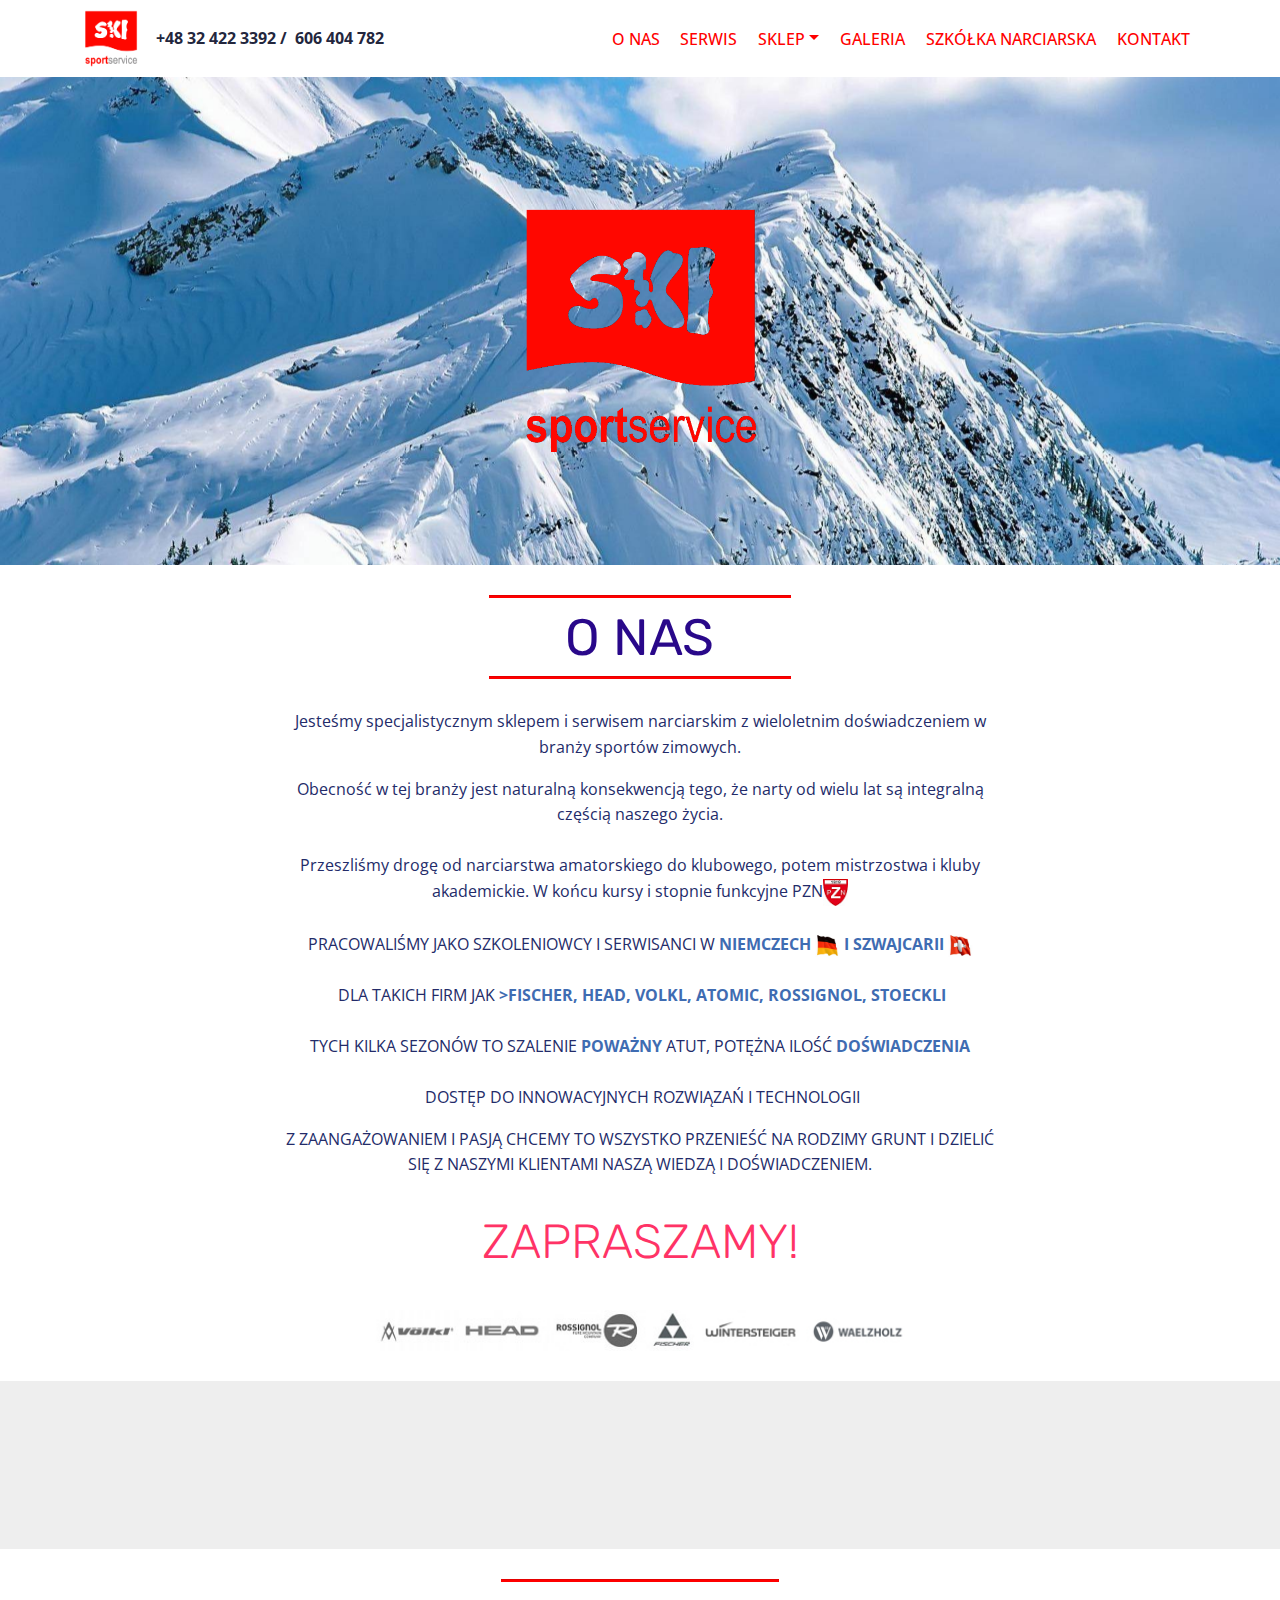
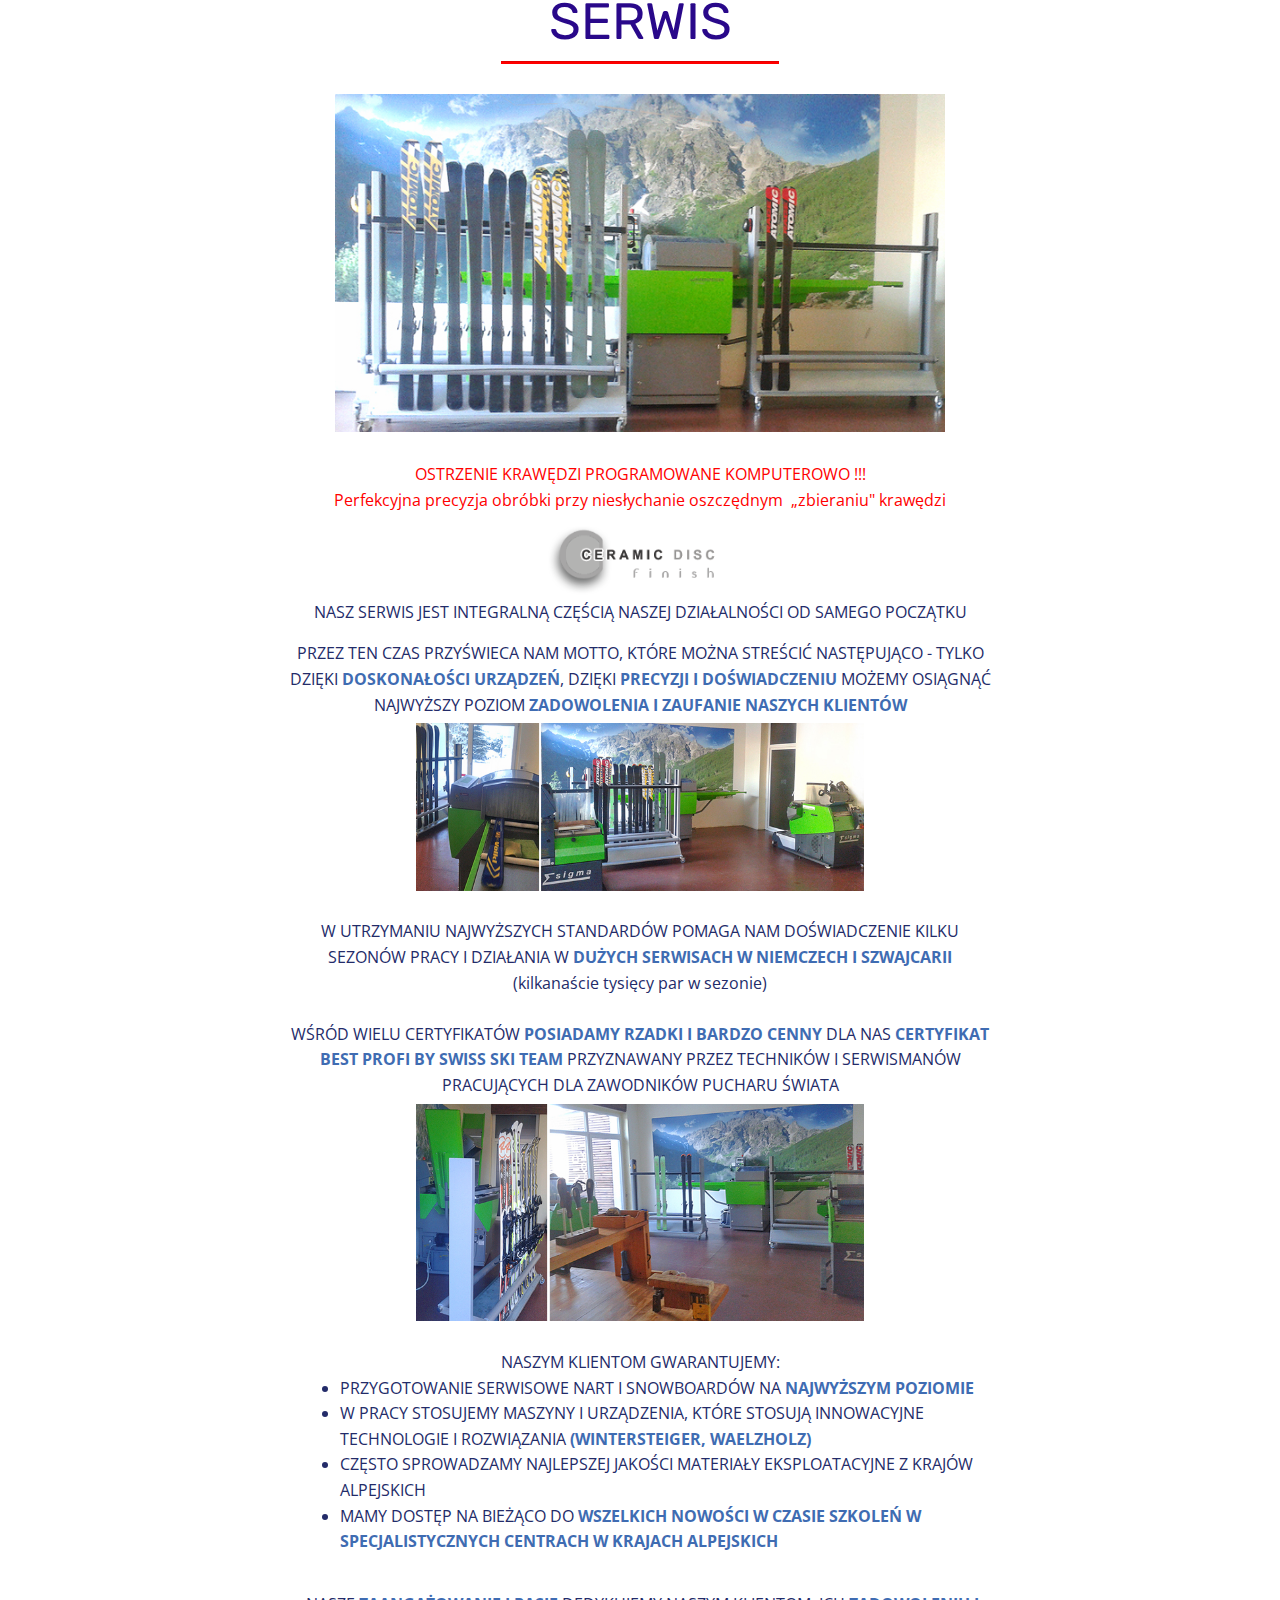
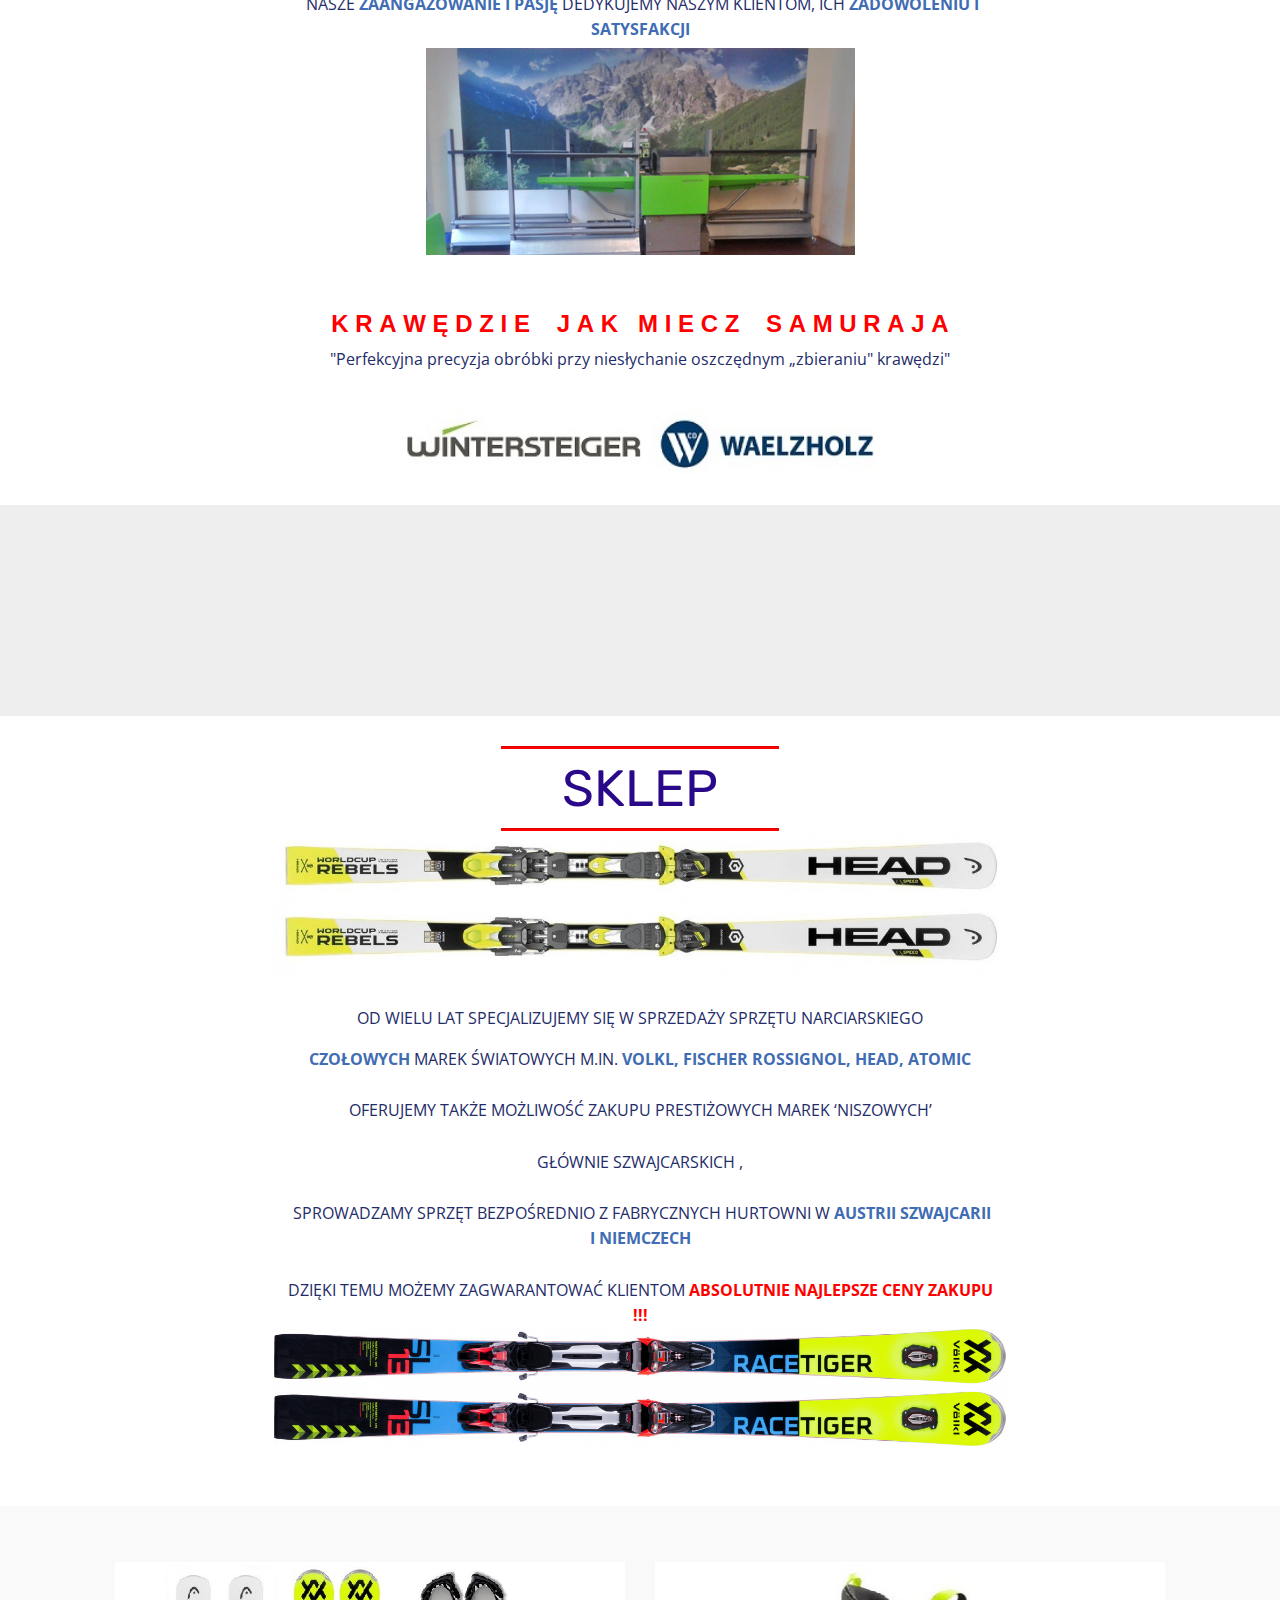
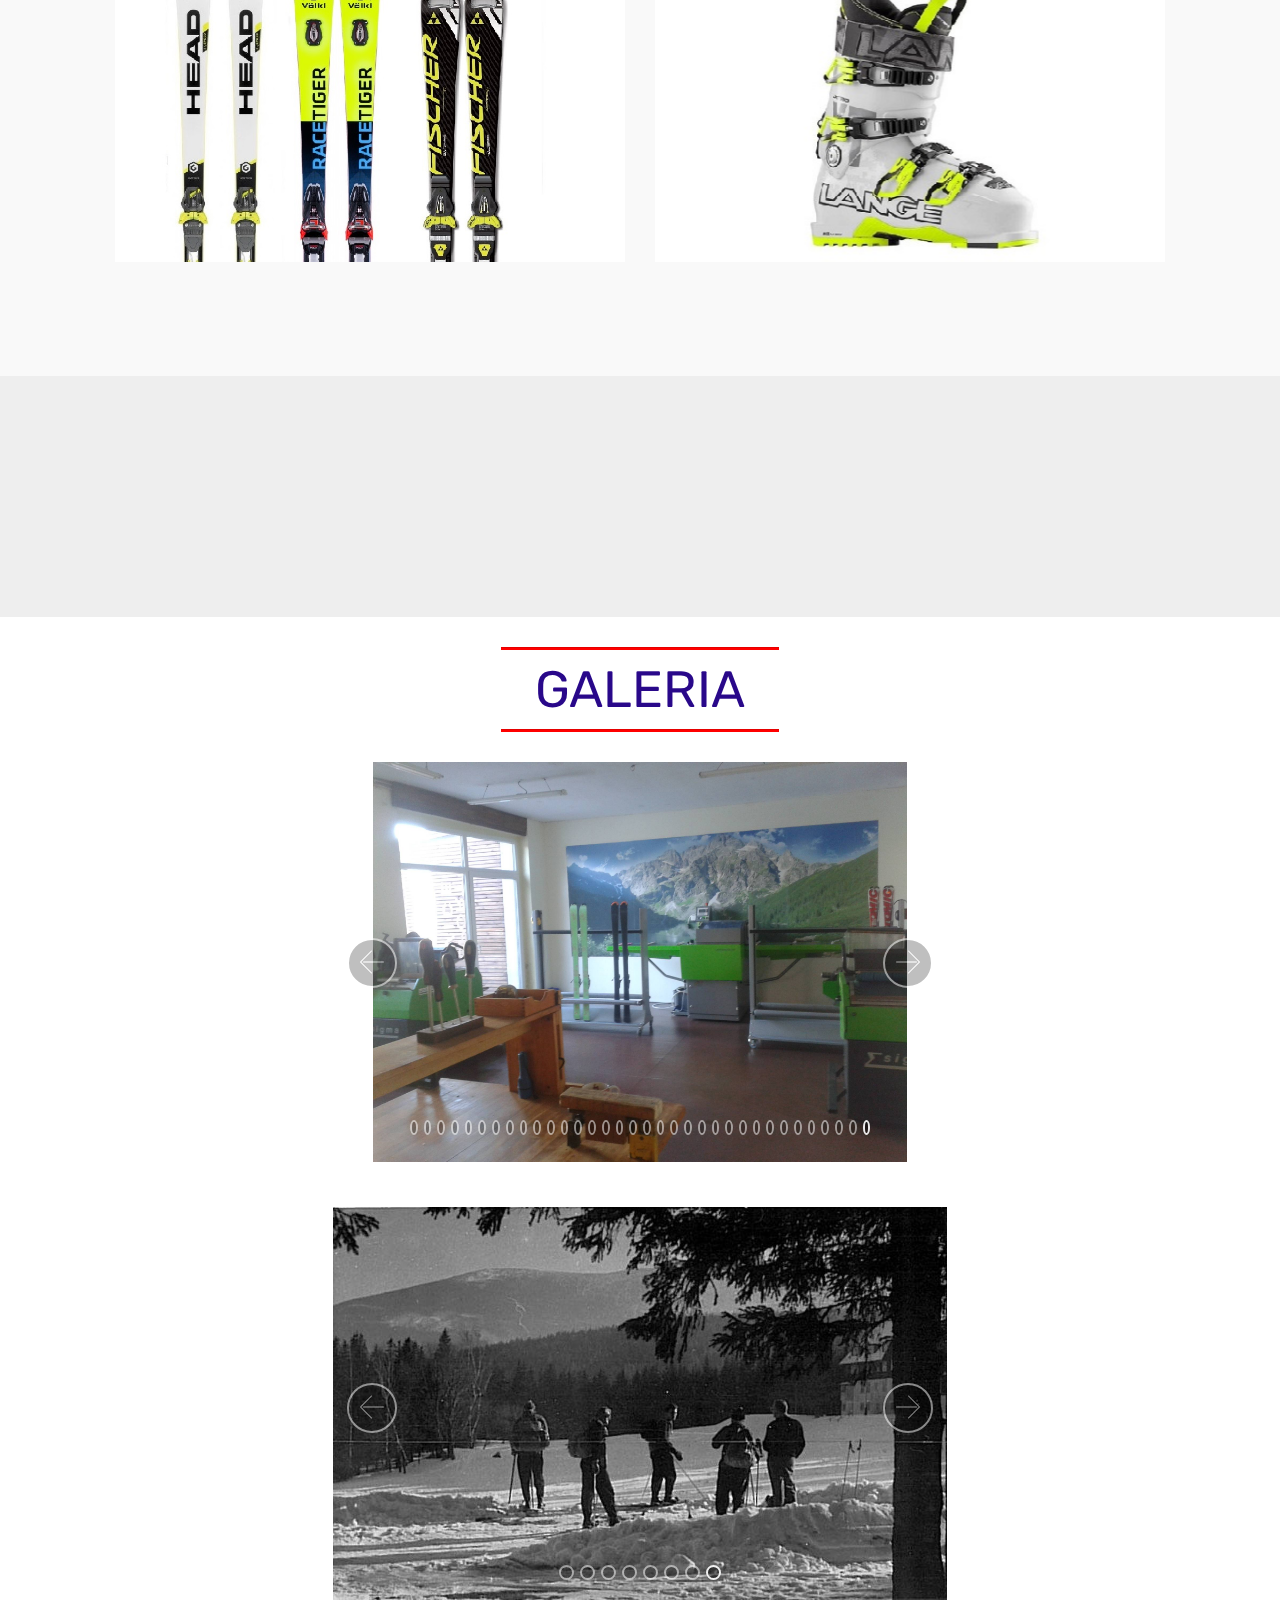
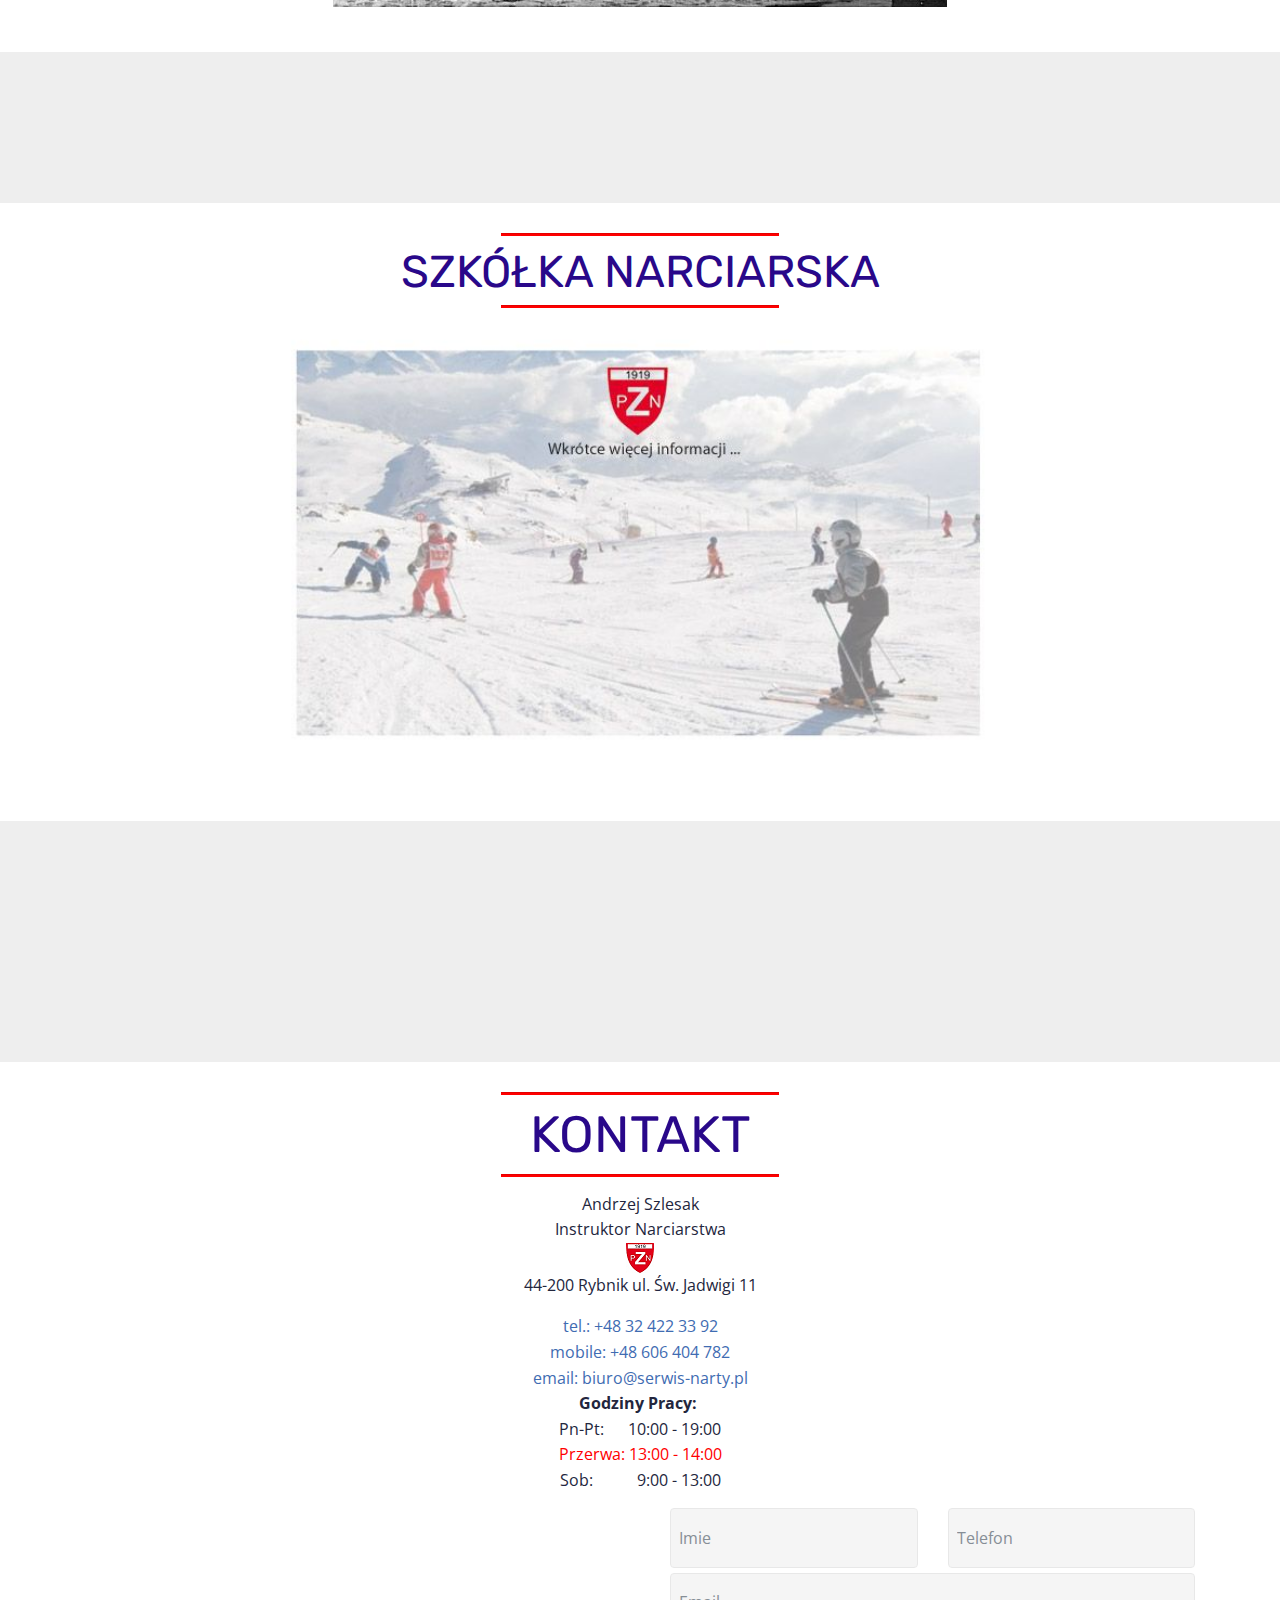
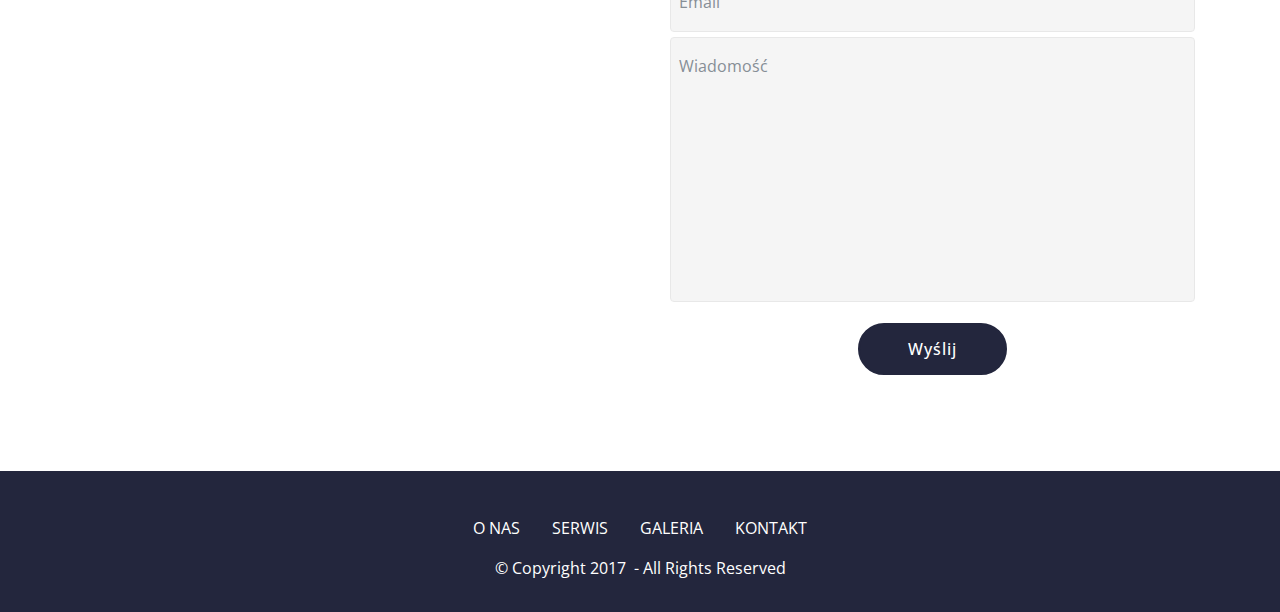
<file: index.html>
<!DOCTYPE html>
<html>
<head>
  <!-- Site made with Mobirise Website Builder v4.3.2, https://mobirise.com -->
  <meta charset="UTF-8">
  <meta http-equiv="X-UA-Compatible" content="IE=edge">
  <meta name="generator" content="Mobirise v4.3.2, mobirise.com">
  <meta name="viewport" content="width=device-width, initial-scale=1">
  <link rel="shortcut icon" href="assets/images/logom1.png" type="">
  <meta name="keywords" content="narty, szkółka narciarska ;,serwis nart, naprawa nart rybnik, sprzedaż nart rybnik, serwis nart rybnik, narty rybnik">
  <meta name="description" content="PROFESJONALNY serwis narciarski, doświadczenie i KNOW HOW ze Szwajcarii i Niemiec. NARTY - nowe, używane.">
  <title>SERWIS-NARTY</title>
  <link rel="stylesheet" href="assets/web/assets/mobirise-icons/mobirise-icons.css">
  <link rel="stylesheet" href="assets/tether/tether.min.css">
  <link rel="stylesheet" href="assets/bootstrap/css/bootstrap.min.css">
  <link rel="stylesheet" href="assets/bootstrap/css/bootstrap-grid.min.css">
  <link rel="stylesheet" href="assets/bootstrap/css/bootstrap-reboot.min.css">
  <link rel="stylesheet" href="assets/dropdown/css/style.css">
  <link rel="stylesheet" href="assets/socicon/css/styles.css">
  <link rel="stylesheet" href="assets/theme/css/style.css">
  <link rel="stylesheet" href="assets/mobirise/css/mbr-additional.css" type="text/css">
  
  
  
</head>
<body>
    <!-- site backbone built using Mobirise and Bootstrap templates, but edited and personalized after -->
    <!-- Start Menu -->
<section class="menu cid-qxsOkBXui8" once="menu" id="menu1-8e" data-rv-view="4630">

    

    <nav class="navbar navbar-expand beta-menu navbar-dropdown align-items-center navbar-fixed-top navbar-toggleable-sm">
        <button class="navbar-toggler navbar-toggler-right" type="button" data-toggle="collapse" data-target="#navbarSupportedContent" aria-controls="navbarSupportedContent" aria-expanded="false" aria-label="Toggle navigation">
            <div class="hamburger">
                <span></span>
                <span></span>
                <span></span>
                <span></span>
            </div>
        </button>
        <div class="menu-logo">
            <div class="navbar-brand">
                <span class="navbar-logo">
                    <a href="index.html">
                         <img src="assets/images/logom1.png" alt="" title="" media-simple="true" style="height: 3.8rem;">
                    </a>
                </span>
                <span class="navbar-caption-wrap"><a class="navbar-caption text-primary display-4" href="contact.html">+48 32 422 3392 / &nbsp;606&nbsp;404&nbsp;782</a></span>
            </div>
        </div>
        <div class="collapse navbar-collapse" id="navbarSupportedContent">
            <ul class="navbar-nav nav-dropdown nav-right" data-app-modern-menu="true"><li class="nav-item">
                    <a class="nav-link link text-secondary display-4" href="AboutUs.html">O NAS</a>
                </li><li class="nav-item"><a class="nav-link link text-secondary display-4" href="services.html">
                        SERWIS</a></li><li class="nav-item dropdown"><a class="nav-link link text-secondary dropdown-toggle display-4" href="shop.html" data-toggle="dropdown-submenu" aria-expanded="false">
                        SKLEP</a><div class="dropdown-menu"><a class="text-secondary dropdown-item display-4" href="Shop.html" aria-expanded="false">NASZ SKLEP</a><a class="text-secondary dropdown-item display-4" href="equipment.html" aria-expanded="false">NARTY</a><div class="dropdown"><a class="text-secondary dropdown-item dropdown-toggle display-4" href="" aria-expanded="false" data-toggle="dropdown-submenu">BUTY</a><div class="dropdown-menu dropdown-submenu"><a class="text-secondary dropdown-item display-4" href="bootsmen.html" aria-expanded="false">MĘSKIE</a><a class="text-secondary dropdown-item display-4" href="bootsWomen.html" aria-expanded="false">DAMSKIE</a></div></div></div></li><li class="nav-item"><a class="nav-link link text-secondary display-4" href="gallery.html">GALERIA</a></li><li class="nav-item"><a class="nav-link link text-secondary display-4" href="school.html">
                        SZKÓŁKA NARCIARSKA</a></li><li class="nav-item"><a class="nav-link link text-secondary display-4" href="contact.html">KONTAKT</a></li></ul>
            
        </div>
    </nav>
</section>
<!-- End Menu -->

<section class="engine"><a href=""></a></section><section class="header4 cid-qxsOlGM0fb mbr-parallax-background" id="header4-8f" data-rv-view="4632">

    

    

    <div class="container">
        <div class="row justify-content-md-center">
            <div class="media-content col-md-10">
                <h1 class="mbr-section-title align-center mbr-white pb-3 mbr-bold mbr-fonts-style display-1"></h1>
                
                <div class="mbr-text align-center mbr-white pb-3">
                    <p class="mbr-text mbr-fonts-style display-5"></p>
                </div>
                
            </div>
        
            <div class="mbr-figure pt-5" style="width: 45%;">
                <img src="assets/images/logo1-1920x1080.png" alt="" title="" media-simple="true">
            </div>
        </div>
    </div>
</section>
<!-- Start About Us -->
<section class="mbr-section article content9 cid-qxsOomMh9q" id="content9-8g" data-rv-view="4635">
    
     

    <div class="container">
        <div class="inner-container" style="width: 94%;">
            <hr class="line" style="width: 29%;">
            <div class="section1Title"
                >O NAS<br></div>
            <hr class="line" style="width: 29%;">
        </div>
        </div>
</section>

<section class="mbr-section article content1 cid-qxsOp5zoYZ" id="content1-8h" data-rv-view="4637">
    
     

    <div class="container">
        <div class="media-container-row">
            <div class="mbr-text col-12 col-md-8 mbr-fonts-style display-7"><p>Jesteśmy specjalistycznym sklepem i serwisem narciarskim z wieloletnim doświadczeniem w branży sportów zimowych.
</p><p></p><div>Obecność w tej branży jest naturalną konsekwencją tego, że narty&nbsp;od wielu lat są integralną częścią naszego życia.
</div><div><br></div><div>Przeszliśmy drogę od narciarstwa amatorskiego do klubowego, potem mistrzostwa i kluby akademickie. W końcu kursy i stopnie funkcyjne PZN<img src="assets/images/PZN3.png" width="25" alt="test">
<div><br></div><div>PRACOWALIŚMY JAKO SZKOLENIOWCY I SERWISANCI W <span class="boldText">NIEMCZECH 
<img src="assets/images/niemcy.png" width="25" alt=""> I SZWAJCARII
<img src="assets/images/szwajcaria_flaga.png" width="25" alt=""></span>
</div><div><br></div><div>&nbsp;DLA TAKICH FIRM JAK <span class="boldText">>FISCHER, HEAD, VOLKL, ATOMIC, ROSSIGNOL, STOECKLI</span></div></div>

<div><br></div><div>TYCH KILKA SEZONÓW TO SZALENIE <span class="boldText">POWAŻNY</span> ATUT, POTĘŻNA ILOŚĆ <span class="boldText">DOŚWIADCZENIA</span>
</div><div><br></div><div>&nbsp;DOSTĘP DO INNOWACYJNYCH ROZWIĄZAŃ I TECHNOLOGII</div><p></p>

<div>Z ZAANGAŻOWANIEM I PASJĄ CHCEMY TO WSZYSTKO PRZENIEŚĆ NA RODZIMY GRUNT I DZIELIĆ SIĘ Z NASZYMI KLIENTAMI NASZĄ WIEDZĄ I DOŚWIADCZENIEM.
</div></br>
        </div>
    </div>
</section>

<section class="mbr-section article content1 cid-qxsOqxfbRz" id="content1-8i" data-rv-view="4638">
    
     

    <div class="container">
        <div class="media-container-row">
            <div class="mbr-text col-12 col-md-8 mbr-fonts-style display-2">ZAPRASZAMY!</div>
        </div>
    </div>
</section>

<section class="cid-qxsOroivKR" id="image1-8j" data-rv-view="4639">

    

    <figure class="mbr-figure container">
            <div class="image-block" style="width: 55%;">
                <img src="assets/images/producenci_allX.jpg" width="1400" alt="" title="" media-simple="true">
                
            </div>
    </figure>
</section>
<!-- End About Us -->

<section class="mbr-section content5 cid-qxsOs5j5mn mbr-parallax-background" id="content5-8k" data-rv-view="4641">

    

    

    <div class="container">
        <div class="media-container-row">
            <div class="title col-12 col-md-8">
                <h2 class="align-center mbr-bold mbr-white pb-3 mbr-fonts-style display-1"></h2>
                <h3 class="mbr-section-subtitle align-center mbr-light mbr-white pb-3 mbr-fonts-style display-5"></h3>
                
                
            </div>
        </div>
    </div>
</section>
<!-- Start Service Section -->

<section class="mbr-section article content9 cid-qxsOuTfeZA" id="content9-8l" data-rv-view="4644">
    
     

    <div class="container">
        <div class="inner-container" style="width: 100%;">
            <hr class="line" style="width: 25%;">
            <div class="section1Title">
                    SERWIS</div>
            <hr class="line" style="width: 25%;">
        </div>
        </div>
</section>

<section class="cid-qxsOvw6uQW1111" id="image1-8m" data-rv-view="4646">

    

    <figure class="mbr-figure container">
            <div class="image-block" style="width: 55%;">
                <img src="assets/images/Serwis015.jpg" width="1400" alt="" title="" media-simple="true">
                
            </div>
    </figure>
</section>

<section class="mbr-section article content1 cid-qxsOw8RXKP" id="content1-8n" data-rv-view="4648">
    
     

    <div class="container">
        <div class="media-container-row">
            <div class="mbr-text col-12 col-md-8 mbr-fonts-style display-7">OSTRZENIE KRAWĘDZI PROGRAMOWANE KOMPUTEROWO !!!
</span></div>
        </div>
    </div>
</section>

<section class="mbr-section article content1 cid-qxsOwMIUqm" id="content1-8o" data-rv-view="4649">
    
     

    <div class="container">
        <div class="media-container-row">
            <div class="mbr-text col-12 col-md-8 mbr-fonts-style display-7"><div>Perfekcyjna precyzja obróbki przy niesłychanie oszczędnym
&nbsp;„zbieraniu" krawędzi</div></div>
        </div>
    </div>
</section>

<section class="cid-qxsOxD9cff" id="image1-8p" data-rv-view="4650">

    

    <figure class="mbr-figure container">
            <div class="image-block" style="width: 20%;">
                <img src="assets/images/ceramic2.png"  alt="" title="" media-simple="true">
                
            </div>
    </figure>
</section>

<section class="mbr-section article content1 cid-qxsOp5zoYZ" id="content1-8h" data-rv-view="4637">
    
     

    <div class="container">
        <div class="media-container-row">
            <div class="mbr-text col-12 col-md-8 mbr-fonts-style display-7"><p>NASZ SERWIS JEST INTEGRALNĄ CZĘŚCIĄ NASZEJ DZIAŁALNOŚCI OD SAMEGO POCZĄTKU
            </p><p></p><div>PRZEZ TEN CZAS PRZYŚWIECA NAM MOTTO, KTÓRE MOŻNA STREŚCIĆ NASTĘPUJĄCO - TYLKO DZIĘKI <span class="boldText">DOSKONAŁOŚCI URZĄDZEŃ</span>, DZIĘKI <span class="boldText">PRECYZJI I DOŚWIADCZENIU</span> MOŻEMY OSIĄGNĄĆ NAJWYŻSZY POZIOM <span class="boldText">ZADOWOLENIA  I ZAUFANIE NASZYCH KLIENTÓW<br></span>
            <div>

            <figure class="mbr-figure container">
            <div class="image-block" style="width: 66%;">
                <img src="assets/images/16_13.jpg" width="1400" alt="" title="" media-simple="true">   
            </div>

                <br></div>


            <div>W UTRZYMANIU NAJWYŻSZYCH STANDARDÓW POMAGA NAM DOŚWIADCZENIE KILKU SEZONÓW PRACY I DZIAŁANIA W <span class="boldText">DUŻYCH SERWISACH  W NIEMCZECH I SZWAJCARII</span> (kilkanaście tysięcy par w sezonie)
            </div><div><br></div><div>WŚRÓD WIELU CERTYFIKATÓW <span class="boldText">POSIADAMY RZADKI I BARDZO CENNY</span> DLA NAS <span class="boldText">CERTYFIKAT BEST PROFI  BY SWISS SKI TEAM</span> PRZYZNAWANY PRZEZ TECHNIKÓW I SERWISMANÓW PRACUJĄCYCH DLA ZAWODNIKÓW PUCHARU ŚWIATA</div></div>

            <div>

            <figure class="mbr-figure container">
            <div class="image-block" style="width: 66%;">
                <img src="assets/images/Serwis017_2.jpg" width="1400" alt="" title="" media-simple="true">   
            </div>

            <div><br></div><div>NASZYM KLIENTOM GWARANTUJEMY: <ul><li>PRZYGOTOWANIE SERWISOWE NART I SNOWBOARDÓW NA <span class="boldText">NAJWYŻSZYM POZIOMIE</span> <li>W PRACY STOSUJEMY MASZYNY I URZĄDZENIA, KTÓRE STOSUJĄ INNOWACYJNE TECHNOLOGIE I ROZWIĄZANIA <span class="boldText">(WINTERSTEIGER, WAELZHOLZ)</span><li>CZĘSTO SPROWADZAMY NAJLEPSZEJ JAKOŚCI MATERIAŁY EKSPLOATACYJNE Z KRAJÓW ALPEJSKICH <li>MAMY DOSTĘP NA BIEŻĄCO DO <span class="boldText">WSZELKICH NOWOŚCI</strong> W CZASIE <span class="boldText">SZKOLEŃ</span> W <span class="boldText">SPECJALISTYCZNYCH CENTRACH</span> W KRAJACH ALPEJSKICH
            </div></ul><div></div>

            <div>&nbsp;NASZE <span class="boldText">ZAANGAŻOWANIE I PASJĘ</span> DEDYKUJEMY NASZYM KLIENTOM, ICH <span class="boldText">ZADOWOLENIU I SATYSFAKCJI</span></div>

            <div>

            <figure class="mbr-figure container">
            <div class="image-block" style="width: 66%;">
                <img src="assets/images/Serwis004.jpg" width="1400" alt="" title="" media-simple="true">   
            </div>           
            
        </div>
    </div>
</section>
<section class="mbr-section content4 cid-qxhDmXr1Il" id="content4-3a" data-rv-view="4929">

    

    <div class="container">
        <div class="media-container-row">
            <div class="title col-12 col-md-8">
                
                <h3 class="mbr-section-subtitle align-center mbr-light mbr-fonts-style display-5"><strong>K&nbsp;R&nbsp;A&nbsp;W&nbsp;Ę&nbsp;D&nbsp;Z&nbsp;I&nbsp;E&nbsp;&nbsp;&nbsp; J&nbsp;A&nbsp;K&nbsp;&nbsp; M&nbsp;I&nbsp;E&nbsp;C&nbsp;Z&nbsp;&nbsp;&nbsp; S&nbsp;A&nbsp;M&nbsp;U&nbsp;R&nbsp;A&nbsp;J&nbsp;A</strong></h3>


            </div>
                
            </div>
        </div>
    </div>
</section>
<section class="mbr-section article content1 cid-qxsOp5zoYZ222" id="content1-8h" data-rv-view="4637">
    
     

    <div class="container">
        <div class="media-container-row">
            <div class="mbr-text col-12 col-md-8 mbr-fonts-style display-7"><p><span redText>"Perfekcyjna precyzja obróbki przy niesłychanie oszczędnym  „zbieraniu" krawędzi"</span></p>
            </div></div></div></div>

</section>
    


<section class="cid-qxsOB4L13u" id="image1-8s" data-rv-view="4655">

    

    <figure class="mbr-figure container">
            <div class="image-block" style="width: 45%;">
                <img src="assets/images/products1.jpg" width="1400" alt="" title="" media-simple="true">
                
            </div>
    </figure>
</section>

<!-- EndService Section -->

<section class="mbr-section content5 cid-qxsOBRSMa1 mbr-parallax-background" id="content5-8t" data-rv-view="4657">

    

    

    <div class="container">
        <div class="media-container-row">
            <div class="title col-12 col-md-8">
                
                
                
                
            </div>
        </div>
    </div>
</section>

<!-- Start Shop Section -->

<section class="mbr-section article content9 cid-qxsOD4cwm8" id="content9-8u" data-rv-view="4660">
    
     

    <div class="container">
        <div class="inner-container" style="width: 100%;">
            <hr class="line" style="width: 25%;">
            <div class="section1Title">
                    SKLEP</div>
            <hr class="line" style="width: 25%;">
        </div>
        </div>


<section class="features15 cid-qxsODRZJvF" id="features15-8v" data-rv-view="4662">
<section class="cid-qxsOvw6uQW222" id="image1-8m" data-rv-view="4646">

    

    <figure class="mbr-figure container">
            <div class="image-block" style="width: 66%;">
                <img src="assets/images/ski_head-worldcup-rebels.jpg" width="1400" alt="" title="" media-simple="true">
                
            </div>
    </figure>
</section>
<section class="mbr-section article content1 cid-qxsOp5zoYZ" id="content1-8h" data-rv-view="4637">
    
     

    <div class="container">
        <div class="media-container-row">
            <div class="mbr-text col-12 col-md-8 mbr-fonts-style display-7"><br><p>OD WIELU LAT SPECJALIZUJEMY SIĘ W SPRZEDAŻY SPRZĘTU NARCIARSKIEGO
</p><p></p><div><span class="boldText">CZOŁOWYCH </span> MAREK ŚWIATOWYCH M.IN. <span class="boldText">VOLKL, FISCHER ROSSIGNOL, HEAD, ATOMIC</span>
</div><div><br></div><div>OFERUJEMY TAKŻE MOŻLIWOŚĆ ZAKUPU PRESTIŻOWYCH MAREK ‘NISZOWYCH’
<div><br></div><div>GŁÓWNIE SZWAJCARSKICH ,
</div><div><br></div><div>&nbsp;SPROWADZAMY SPRZĘT BEZPOŚREDNIO Z FABRYCZNYCH HURTOWNI W <span class="boldText">AUSTRII SZWAJCARII I NIEMCZECH</span></div></div>

<div><br></div><div>DZIĘKI TEMU MOŻEMY ZAGWARANTOWAĆ KLIENTOM <span class="redText2">ABSOLUTNIE NAJLEPSZE CENY ZAKUPU  !!!</span>
</div>
        </div>
    </div>
</section>
<section class="cid-qxsOvw6uQW" id="image1-8m" data-rv-view="4646">

    

    <figure class="mbr-figure container">
            <div class="image-block" style="width: 66%;">
                <img src="assets/images/ski_voelkl-racetiger.jpg" width="1400" alt="" title="" media-simple="true">
                
            </div>
    </figure>
</section>
    

    
    <div class="container">
        
        

        <div class="media-container-row container pt-5 mt-2">

            <div class="col-12 col-md-6 mb-4">
                <div class="card flip-card p-5 align-center">
                    <div class="card-front card_cont">
                        <a href="equipment.html"><img src="assets/images/skis22.jpg" alt="" title="" media-simple="true"></a>
                    </div>
                    <div class="card_back card_cont">
                        <h4 class="card-title display-5 py-2 mbr-fonts-style">
                            <br><br><br><a href="equipment.html" class="text-white">NARTY</a></h4>
                        
                    </div>
                </div>
            </div>

            <div class="col-12 col-md-6 mb-4">
                
                <div class="card flip-card p-5 align-center">
                    <div class="card-front card_cont">
                        <img src="assets/images/lange2.jpg" alt="" title="" media-simple="true">
                    </div>
                    <div class="card_back card_cont">
                        <h4 class="card-title py-2 mbr-fonts-style display-5"><br><br><br><a href="bootsmen.html" class="text-white">BUTY- MĘSKIE</a>
                        <h4 class="card-title py-2 mbr-fonts-style display-5"><a href="bootsWomen.html" class="text-white">BUTY- DAMSKIE</a></h4>
                        
                    </div>
                </div>
            </div>
            
            

            
        </div>
</div>
</section>
<!-- End Shop Section -->

<section class="mbr-section content5 cid-qxsOEDcCgT mbr-parallax-background" id="content5-8w" data-rv-view="4665">

    

    

    <div class="container">
        <div class="media-container-row">
            <div class="title col-12 col-md-8">
                
                
                
                
            </div>
        </div>
    </div>
</section>

<!-- Start Gallery Section -->

<section class="mbr-section article content9 cid-qxsOFRQvb8" id="content9-8x" data-rv-view="4668">
    
     

    <div class="container">
        <div class="inner-container" style="width: 100%;">
            <hr class="line" style="width: 25%;">
            <div class="section1Title">
                    GALERIA</div>
            <hr class="line" style="width: 25%;">
        </div>
        </div>
</section>

<!-- Start 1st Slider-->
<section class="carousel slide cid-qxsRiHhVlQ" data-interval="false" id="slider2-97" data-rv-view="4670">

    
    <div class="container content-slider">
        <div class="content-slider-wrap">
            <div><div class="mbr-slider slide carousel" data-pause="true" data-keyboard="false" data-ride="carousel" data-interval="3000"><ol class="carousel-indicators"><li data-app-prevent-settings="" data-target="#slider2-97" data-slide-to="0"></li><li data-app-prevent-settings="" data-target="#slider2-97" data-slide-to="1"></li><li data-app-prevent-settings="" data-target="#slider2-97" data-slide-to="2"></li><li data-app-prevent-settings="" data-target="#slider2-97" data-slide-to="3"></li><li data-app-prevent-settings="" data-target="#slider2-97" data-slide-to="4"></li><li data-app-prevent-settings="" data-target="#slider2-97" data-slide-to="5"></li><li data-app-prevent-settings="" data-target="#slider2-97" data-slide-to="6"></li><li data-app-prevent-settings="" data-target="#slider2-97" data-slide-to="7"></li><li data-app-prevent-settings="" data-target="#slider2-97" data-slide-to="8"></li><li data-app-prevent-settings="" data-target="#slider2-97" data-slide-to="9"></li><li data-app-prevent-settings="" data-target="#slider2-97" data-slide-to="10"></li><li data-app-prevent-settings="" data-target="#slider2-97" data-slide-to="11"></li><li data-app-prevent-settings="" data-target="#slider2-97" data-slide-to="12"></li><li data-app-prevent-settings="" data-target="#slider2-97" data-slide-to="13"></li><li data-app-prevent-settings="" data-target="#slider2-97" data-slide-to="14"></li><li data-app-prevent-settings="" data-target="#slider2-97" data-slide-to="15"></li><li data-app-prevent-settings="" data-target="#slider2-97" data-slide-to="16"></li><li data-app-prevent-settings="" data-target="#slider2-97" data-slide-to="17"></li><li data-app-prevent-settings="" data-target="#slider2-97" data-slide-to="18"></li><li data-app-prevent-settings="" data-target="#slider2-97" data-slide-to="19"></li><li data-app-prevent-settings="" data-target="#slider2-97" data-slide-to="20"></li><li data-app-prevent-settings="" data-target="#slider2-97" data-slide-to="21"></li><li data-app-prevent-settings="" data-target="#slider2-97" data-slide-to="22"></li><li data-app-prevent-settings="" data-target="#slider2-97" data-slide-to="23"></li><li data-app-prevent-settings="" data-target="#slider2-97" data-slide-to="24"></li><li data-app-prevent-settings="" data-target="#slider2-97" data-slide-to="25"></li><li data-app-prevent-settings="" data-target="#slider2-97" data-slide-to="26"></li><li data-app-prevent-settings="" data-target="#slider2-97" data-slide-to="27"></li><li data-app-prevent-settings="" data-target="#slider2-97" data-slide-to="28"></li><li data-app-prevent-settings="" data-target="#slider2-97" data-slide-to="29"></li><li data-app-prevent-settings="" data-target="#slider2-97" data-slide-to="30"></li><li data-app-prevent-settings="" data-target="#slider2-97" data-slide-to="31"></li><li data-app-prevent-settings="" data-target="#slider2-97" data-slide-to="32"></li><li data-app-prevent-settings="" data-target="#slider2-97" class=" active" data-slide-to="33"></li></ol><div class="carousel-inner" role="listbox"><div class="carousel-item slider-fullscreen-image" data-bg-video-slide="false" style="background-image: url(assets/images/gal37-2000x1500.jpg);"><div class="container container-slide"><div class="image_wrapper"><img src="assets/images/gal37-2000x1500.jpg"><div class="carousel-caption justify-content-center"><div class="col-10 align-center"></div></div></div></div></div><div class="carousel-item slider-fullscreen-image" data-bg-video-slide="false" style="background-image: url(assets/images/gal1-2000x1153.jpg);"><div class="container container-slide"><div class="image_wrapper"><img src="assets/images/gal1-2000x1153.jpg"><div class="carousel-caption justify-content-center"><div class="col-10 align-center"></div></div></div></div></div><div class="carousel-item slider-fullscreen-image" data-bg-video-slide="false" style="background-image: url(assets/images/gal2-2000x1810.jpg);"><div class="container container-slide"><div class="image_wrapper"><img src="assets/images/gal2-2000x1810.jpg"><div class="carousel-caption justify-content-center"><div class="col-10 align-center"></div></div></div></div></div><div class="carousel-item slider-fullscreen-image" data-bg-video-slide="false" style="background-image: url(assets/images/gal3-2000x1500.jpg);"><div class="container container-slide"><div class="image_wrapper"><img src="assets/images/gal3-2000x1500.jpg"><div class="carousel-caption justify-content-center"><div class="col-10 align-center"></div></div></div></div></div><div class="carousel-item slider-fullscreen-image" data-bg-video-slide="false" style="background-image: url(assets/images/gal4-2000x1500.jpg);"><div class="container container-slide"><div class="image_wrapper"><img src="assets/images/gal4-2000x1500.jpg"><div class="carousel-caption justify-content-center"><div class="col-10 align-center"></div></div></div></div></div><div class="carousel-item slider-fullscreen-image" data-bg-video-slide="false" style="background-image: url(assets/images/gal5-2000x1500.jpg);"><div class="container container-slide"><div class="image_wrapper"><img src="assets/images/gal5-2000x1500.jpg"><div class="carousel-caption justify-content-center"><div class="col-10 align-center"></div></div></div></div></div><div class="carousel-item slider-fullscreen-image" data-bg-video-slide="false" style="background-image: url(assets/images/gal6-2000x1500.jpg);"><div class="container container-slide"><div class="image_wrapper"><img src="assets/images/gal6-2000x1500.jpg"><div class="carousel-caption justify-content-center"><div class="col-10 align-center"></div></div></div></div></div><div class="carousel-item slider-fullscreen-image" data-bg-video-slide="false" style="background-image: url(assets/images/gal7-2000x1079.jpg);"><div class="container container-slide"><div class="image_wrapper"><img src="assets/images/gal7-2000x1079.jpg"><div class="carousel-caption justify-content-center"><div class="col-10 align-center"></div></div></div></div></div><div class="carousel-item slider-fullscreen-image" data-bg-video-slide="false" style="background-image: url(assets/images/gal8-2000x1500.jpg);"><div class="container container-slide"><div class="image_wrapper"><img src="assets/images/gal8-2000x1500.jpg"><div class="carousel-caption justify-content-center"><div class="col-10 align-center"></div></div></div></div></div><div class="carousel-item slider-fullscreen-image" data-bg-video-slide="false" style="background-image: url(assets/images/gal9-2000x1500.jpg);"><div class="container container-slide"><div class="image_wrapper"><img src="assets/images/gal9-2000x1500.jpg"><div class="carousel-caption justify-content-center"><div class="col-10 align-center"></div></div></div></div></div><div class="carousel-item slider-fullscreen-image" data-bg-video-slide="false" style="background-image: url(assets/images/gal37-2000x1500.jpg);"><div class="container container-slide"><div class="image_wrapper"><img src="assets/images/gal37-2000x1500.jpg"><div class="carousel-caption justify-content-center"><div class="col-10 align-center"></div></div></div></div></div><div class="carousel-item slider-fullscreen-image" data-bg-video-slide="false" style="background-image: url(assets/images/gal11-1920x2560.jpg);"><div class="container container-slide"><div class="image_wrapper"><img src="assets/images/gal11-1920x2560.jpg"><div class="carousel-caption justify-content-center"><div class="col-10 align-center"></div></div></div></div></div><div class="carousel-item slider-fullscreen-image" data-bg-video-slide="false" style="background-image: url(assets/images/gal12-2000x1500.jpg);"><div class="container container-slide"><div class="image_wrapper"><img src="assets/images/gal12-2000x1500.jpg"><div class="carousel-caption justify-content-center"><div class="col-10 align-center"></div></div></div></div></div><div class="carousel-item slider-fullscreen-image" data-bg-video-slide="false" style="background-image: url(assets/images/gal13-2000x1500.jpg);"><div class="container container-slide"><div class="image_wrapper"><img src="assets/images/gal13-2000x1500.jpg"><div class="carousel-caption justify-content-center"><div class="col-10 align-center"></div></div></div></div></div><div class="carousel-item slider-fullscreen-image" data-bg-video-slide="false" style="background-image: url(assets/images/gal14-1920x2560.jpg);"><div class="container container-slide"><div class="image_wrapper"><img src="assets/images/gal14-1920x2560.jpg"><div class="carousel-caption justify-content-center"><div class="col-10 align-center"></div></div></div></div></div><div class="carousel-item slider-fullscreen-image" data-bg-video-slide="false" style="background-image: url(assets/images/gal15-1920x2560.jpg);"><div class="container container-slide"><div class="image_wrapper"><img src="assets/images/gal15-1920x2560.jpg"><div class="carousel-caption justify-content-center"><div class="col-10 align-center"></div></div></div></div></div><div class="carousel-item slider-fullscreen-image" data-bg-video-slide="false" style="background-image: url(assets/images/gal17-1920x2560.jpg);"><div class="container container-slide"><div class="image_wrapper"><img src="assets/images/gal17-1920x2560.jpg"><div class="carousel-caption justify-content-center"><div class="col-10 align-center"></div></div></div></div></div><div class="carousel-item slider-fullscreen-image" data-bg-video-slide="false" style="background-image: url(assets/images/gal18-2000x1500.jpg);"><div class="container container-slide"><div class="image_wrapper"><img src="assets/images/gal18-2000x1500.jpg"><div class="carousel-caption justify-content-center"><div class="col-10 align-center"></div></div></div></div></div><div class="carousel-item slider-fullscreen-image" data-bg-video-slide="false" style="background-image: url(assets/images/gal19-2000x1500.jpg);"><div class="container container-slide"><div class="image_wrapper"><img src="assets/images/gal19-2000x1500.jpg"><div class="carousel-caption justify-content-center"><div class="col-10 align-center"></div></div></div></div></div><div class="carousel-item slider-fullscreen-image" data-bg-video-slide="false" style="background-image: url(assets/images/gal20-1920x2560.jpg);"><div class="container container-slide"><div class="image_wrapper"><img src="assets/images/gal20-1920x2560.jpg"><div class="carousel-caption justify-content-center"><div class="col-10 align-center"></div></div></div></div></div><div class="carousel-item slider-fullscreen-image" data-bg-video-slide="false" style="background-image: url(assets/images/gal21-2000x1500.jpg);"><div class="container container-slide"><div class="image_wrapper"><img src="assets/images/gal21-2000x1500.jpg"><div class="carousel-caption justify-content-center"><div class="col-10 align-center"></div></div></div></div></div><div class="carousel-item slider-fullscreen-image" data-bg-video-slide="false" style="background-image: url(assets/images/gal22-1920x2560.jpg);"><div class="container container-slide"><div class="image_wrapper"><img src="assets/images/gal22-1920x2560.jpg"><div class="carousel-caption justify-content-center"><div class="col-10 align-center"></div></div></div></div></div><div class="carousel-item slider-fullscreen-image" data-bg-video-slide="false" style="background-image: url(assets/images/gal24-2000x1500.jpg);"><div class="container container-slide"><div class="image_wrapper"><img src="assets/images/gal24-2000x1500.jpg"><div class="carousel-caption justify-content-center"><div class="col-10 align-center"></div></div></div></div></div><div class="carousel-item slider-fullscreen-image" data-bg-video-slide="false" style="background-image: url(assets/images/gal25-2000x1500.jpg);"><div class="container container-slide"><div class="image_wrapper"><img src="assets/images/gal25-2000x1500.jpg"><div class="carousel-caption justify-content-center"><div class="col-10 align-center"></div></div></div></div></div><div class="carousel-item slider-fullscreen-image" data-bg-video-slide="false" style="background-image: url(assets/images/gal26-2000x1500.jpg);"><div class="container container-slide"><div class="image_wrapper"><img src="assets/images/gal26-2000x1500.jpg"><div class="carousel-caption justify-content-center"><div class="col-10 align-center"></div></div></div></div></div><div class="carousel-item slider-fullscreen-image" data-bg-video-slide="false" style="background-image: url(assets/images/gal27-2000x1500.jpg);"><div class="container container-slide"><div class="image_wrapper"><img src="assets/images/gal27-2000x1500.jpg"><div class="carousel-caption justify-content-center"><div class="col-10 align-center"></div></div></div></div></div><div class="carousel-item slider-fullscreen-image" data-bg-video-slide="false" style="background-image: url(assets/images/gal5-2000x1500.jpg);"><div class="container container-slide"><div class="image_wrapper"><img src="assets/images/gal5-2000x1500.jpg"><div class="carousel-caption justify-content-center"><div class="col-10 align-center"></div></div></div></div></div><div class="carousel-item slider-fullscreen-image" data-bg-video-slide="false" style="background-image: url(assets/images/gal29-2000x1500.jpg);"><div class="container container-slide"><div class="image_wrapper"><img src="assets/images/gal29-2000x1500.jpg"><div class="carousel-caption justify-content-center"><div class="col-10 align-center"></div></div></div></div></div><div class="carousel-item slider-fullscreen-image" data-bg-video-slide="false" style="background-image: url(assets/images/gal30-2000x1500.jpg);"><div class="container container-slide"><div class="image_wrapper"><img src="assets/images/gal30-2000x1500.jpg"><div class="carousel-caption justify-content-center"><div class="col-10 align-center"></div></div></div></div></div><div class="carousel-item slider-fullscreen-image" data-bg-video-slide="false" style="background-image: url(assets/images/gal32-1920x2560.jpg);"><div class="container container-slide"><div class="image_wrapper"><img src="assets/images/gal32-1920x2560.jpg"><div class="carousel-caption justify-content-center"><div class="col-10 align-center"></div></div></div></div></div><div class="carousel-item slider-fullscreen-image" data-bg-video-slide="false" style="background-image: url(assets/images/gal33-1920x2560.jpg);"><div class="container container-slide"><div class="image_wrapper"><img src="assets/images/gal33-1920x2560.jpg"><div class="carousel-caption justify-content-center"><div class="col-10 align-center"></div></div></div></div></div><div class="carousel-item slider-fullscreen-image" data-bg-video-slide="false" style="background-image: url(assets/images/gal34-2000x1500.jpg);"><div class="container container-slide"><div class="image_wrapper"><img src="assets/images/gal34-2000x1500.jpg"><div class="carousel-caption justify-content-center"><div class="col-10 align-center"></div></div></div></div></div><div class="carousel-item slider-fullscreen-image" data-bg-video-slide="false" style="background-image: url(assets/images/gal35-2000x1500.jpg);"><div class="container container-slide"><div class="image_wrapper"><img src="assets/images/gal35-2000x1500.jpg"><div class="carousel-caption justify-content-center"><div class="col-10 align-center"></div></div></div></div></div><div class="carousel-item slider-fullscreen-image active" data-bg-video-slide="false" style="background-image: url(assets/images/gal36-2000x1500.jpg);"><div class="container container-slide"><div class="image_wrapper"><img src="assets/images/gal36-2000x1500.jpg"><div class="carousel-caption justify-content-center"><div class="col-10 align-center"></div></div></div></div></div></div><a data-app-prevent-settings="" class="carousel-control carousel-control-prev" role="button" data-slide="prev" href="#slider2-97"><span aria-hidden="true" class="mbri-left mbr-iconfont"></span><span class="sr-only">Previous</span></a><a data-app-prevent-settings="" class="carousel-control carousel-control-next" role="button" data-slide="next" href="#slider2-97"><span aria-hidden="true" class="mbri-right mbr-iconfont"></span><span class="sr-only">Next</span></a></div></div> 
        </div>
    </div>
</section>
<!-- End 1st Slider-->
<!-- Start 2nd Slider-->

<section class="carousel slide cid-qxsRLwkQye" data-interval="false" id="slider2-98" data-rv-view="4775">

    
    <div class="container content-slider">
        <div class="content-slider-wrap">
            <div><div class="mbr-slider slide carousel" data-pause="true" data-keyboard="false" data-ride="carousel" data-interval="4000"><ol class="carousel-indicators"><li data-app-prevent-settings="" data-target="#slider2-98" data-slide-to="0"></li><li data-app-prevent-settings="" data-target="#slider2-98" data-slide-to="1"></li><li data-app-prevent-settings="" data-target="#slider2-98" data-slide-to="2"></li><li data-app-prevent-settings="" data-target="#slider2-98" data-slide-to="3"></li><li data-app-prevent-settings="" data-target="#slider2-98" data-slide-to="4"></li><li data-app-prevent-settings="" data-target="#slider2-98" data-slide-to="5"></li><li data-app-prevent-settings="" data-target="#slider2-98" data-slide-to="6"></li><li data-app-prevent-settings="" data-target="#slider2-98" class=" active" data-slide-to="7"></li></ol><div class="carousel-inner" role="listbox"><div class="carousel-item slider-fullscreen-image" data-bg-video-slide="false" style="background-image: url(assets/images/stary1-1-800x521.jpg);"><div class="container container-slide"><div class="image_wrapper"><img src="assets/images/stary1-1-800x521.jpg"><div class="carousel-caption justify-content-center"><div class="col-10 align-center"></div></div></div></div></div><div class="carousel-item slider-fullscreen-image" data-bg-video-slide="false" style="background-image: url(assets/images/stary2-800x521.jpg);"><div class="container container-slide"><div class="image_wrapper"><img src="assets/images/stary2-800x521.jpg"><div class="carousel-caption justify-content-center"><div class="col-10 align-center"></div></div></div></div></div><div class="carousel-item slider-fullscreen-image" data-bg-video-slide="false" style="background-image: url(assets/images/stary3-800x521.jpg);"><div class="container container-slide"><div class="image_wrapper"><img src="assets/images/stary3-800x521.jpg"><div class="carousel-caption justify-content-center"><div class="col-10 align-center"></div></div></div></div></div><div class="carousel-item slider-fullscreen-image" data-bg-video-slide="false" style="background-image: url(assets/images/stary4-800x521.jpg);"><div class="container container-slide"><div class="image_wrapper"><img src="assets/images/stary4-800x521.jpg"><div class="carousel-caption justify-content-center"><div class="col-10 align-center"></div></div></div></div></div><div class="carousel-item slider-fullscreen-image" data-bg-video-slide="false" style="background-image: url(assets/images/stary5-800x521.jpg);"><div class="container container-slide"><div class="image_wrapper"><img src="assets/images/stary5-800x521.jpg"><div class="carousel-caption justify-content-center"><div class="col-10 align-center"></div></div></div></div></div><div class="carousel-item slider-fullscreen-image" data-bg-video-slide="false" style="background-image: url(assets/images/stary6-800x521.jpg);"><div class="container container-slide"><div class="image_wrapper"><img src="assets/images/stary6-800x521.jpg"><div class="carousel-caption justify-content-center"><div class="col-10 align-center"></div></div></div></div></div><div class="carousel-item slider-fullscreen-image" data-bg-video-slide="false" style="background-image: url(assets/images/stary7-800x521.jpg);"><div class="container container-slide"><div class="image_wrapper"><img src="assets/images/stary7-800x521.jpg"><div class="carousel-caption justify-content-center"><div class="col-10 align-center"></div></div></div></div></div><div class="carousel-item slider-fullscreen-image active" data-bg-video-slide="false" style="background-image: url(assets/images/stary8-800x521.jpg);"><div class="container container-slide"><div class="image_wrapper"><img src="assets/images/stary8-800x521.jpg"><div class="carousel-caption justify-content-center"><div class="col-10 align-center"></div></div></div></div></div></div><a data-app-prevent-settings="" class="carousel-control carousel-control-prev" role="button" data-slide="prev" href="#slider2-98"><span aria-hidden="true" class="mbri-left mbr-iconfont"></span><span class="sr-only">Previous</span></a><a data-app-prevent-settings="" class="carousel-control carousel-control-next" role="button" data-slide="next" href="#slider2-98"><span aria-hidden="true" class="mbri-right mbr-iconfont"></span><span class="sr-only">Next</span></a></div></div> 
        </div>
    </div>
</section>
<!-- End 2nd Slider-->

<!-- End Gallery Section -->

<section class="mbr-section content5 cid-qxyOJjgxXF mbr-parallax-background" id="content5-99" data-rv-view="4802">

    

    

    <div class="container">
        <div class="media-container-row">
            <div class="title col-12 col-md-8">
                
                
                
                
            </div>
        </div>
    </div>
</section>

<!-- Start Ski School Section -->

<section class="mbr-section article content9 cid-qxsON7RSAh" id="content9-91" data-rv-view="4805">
    
     

    <div class="container">
        <div class="inner-container" style="width: 100%;">
            <hr class="line" style="width: 25%;">
            <div class="section1Title2">SZKÓŁKA NARCIARSKA</div>
            <hr class="line" style="width: 25%;">
        </div>
        </div>
</section>

<section class="cid-qxsOOlytXM" id="image1-92" data-rv-view="4807">

    

    <figure class="mbr-figure container">
            <div class="image-block" style="width: 66%;">
                <img src="assets/images/szkolka-676x404.jpg" width="1400" alt="" title="" media-simple="true">
                
            </div>
    </figure>
</section>

<!-- End Ski School Section -->

<section class="mbr-section content5 cid-qxsOZDHNn2 mbr-parallax-background" id="content5-95" data-rv-view="4809">

    

    

    <div class="container">
        <div class="media-container-row">
            <div class="title col-12 col-md-8">
                
                
                
                
            </div>
        </div>
    </div>
</section>

<!-- Start Contact Section -->

<section class="mbr-section article content9 cid-qxK23TnDYj" id="content9-9t" data-rv-view="4812">
    
     

    <div class="container">
        <div class="inner-container" style="width: 100%;">
            <hr class="line" style="width: 25%;">
            <div class="section1Title">KONTAKT</div>
            <hr class="line" style="width: 25%;">
        </div>
        </div>

<section class="mbr-section article content1 cid-qxK2scnhrV" id="content1-9u" data-rv-view="4814">
    
     

    <div class="container">
        <div class="media-container-row">
            <div class="mbr-text col-12 col-md-8 mbr-fonts-style display-7"><div>Andrzej Szlesak</div><div><span style="font-size: 1rem;">Instruktor Narciarstwa</span></div>
            <div>
                    <img src="assets/images/PZN3.png" alt="">
            </div>
            </div>
        </div>
    </div>
</section>

<section class="mbr-section article content1 cid-qxK7D6s2LQ" id="content1-a8" data-rv-view="4815">
    
     

    <div class="container">
        <div class="media-container-row">
            <div class="mbr-text col-12 col-md-8 mbr-fonts-style display-7"><p>44-200 Rybnik ul. Św. Jadwigi 11</p></div>
        </div>
    </div>
</section>

<section class="mbr-section article content1 cid-qxK8AvhOOZ" id="content1-ac" data-rv-view="4816">
    
     

    <div class="container">
        <div class="media-container-row">
            <div class="mbr-text col-12 col-md-8 mbr-fonts-style display-7"><div>tel.: +48 32 422 33 92</div><div><span style="font-size: 1rem;">mobile: +48 606 404 782</span></div><div><span style="font-size: 1rem;">email: biuro@serwis-narty.pl</span></div></div>
        </div>
    </div>
</section>

<section class="mbr-section article content1 cid-qxKbI0Jeiq" id="content1-ad" data-rv-view="4817">
    
     

    <div class="container">
        <div class="media-container-row">
            <div class="mbr-text col-12 col-md-8 mbr-fonts-style display-7"><div><strong>
<span style="font-size: 1rem;">Godziny Pracy:&nbsp;</span></strong></div><div>Pn-Pt: &nbsp; &nbsp; &nbsp;10:00 - 19:00</div></div>
        </div>
    </div>
</section>

<section class="mbr-section article content1 cid-qxKcbdQrO0" id="content1-ae" data-rv-view="4818">
    
     

    <div class="container">
        <div class="media-container-row">
            <div class="mbr-text col-12 col-md-8 mbr-fonts-style display-7"><div>Przerwa: 13:00 - 14:00</div></div>
        </div>
    </div>
</section>

<section class="mbr-section article content1 cid-qxKcqjMV3i" id="content1-af" data-rv-view="4819">
    
     

    <div class="container">
        <div class="media-container-row">
            <div class="mbr-text col-12 col-md-8 mbr-fonts-style display-7"><div><span style="font-size: 1rem;">Sob:&nbsp;&nbsp; &nbsp; &nbsp; &nbsp; &nbsp; 9:00 - 13:00</span></div></div>
        </div>
    </div>
</section>

<section class="mbr-section form4 cid-qxsOVneJus" id="form4-94" data-rv-view="4820">

    

    
    <div class="container">
        <div class="row">
            <div class="col-md-6">
                <div class="google-map"><iframe frameborder="0" style="border:0" src="https://www.google.com/maps/embed/v1/place?key=AIzaSyA0Dx_boXQiwvdz8sJHoYeZNVTdoWONYkU&amp;q=place_id:ChIJ808o_SZPEUcRZUQhqjwNLz4" allowfullscreen=""></iframe></div>
            </div>
            <div class="col-md-6">
                

                <div data-form-type="formoid">
                    <div data-form-alert="" hidden="">Dziekujemy!</div>
                    <form class="block mbr-form" action="https://mobirise.com/" method="post" data-form-title="SERWIS NARTY Form"><input type="hidden" data-form-email="true" value="RbcKlly/w854YqFpoXE/mISoQT3t0UU+GWk++pmX+nHiJAo2xwcRl4087xJI7vHaxmJwNXNXcD07QfQqVcCTTwfZNqUgTYXkJQFSnZKUjCvSkidVRIgSKoDDYRJ1pw+K">
                        <div class="row">
                            <div class="col-md-6 multi-horizontal" data-for="name">
                                <input type="text" class="form-control input" name="name" data-form-field="Name" placeholder="Imie " required="" id="name-form4-94">
                            </div>
                            <div class="col-md-6 multi-horizontal" data-for="phone">
                                <input type="text" class="form-control input" name="phone" data-form-field="Phone" placeholder="Telefon" required="" id="phone-form4-94">
                            </div>
                            <div class="col-md-12" data-for="email">
                                <input type="text" class="form-control input" name="email" data-form-field="Email" placeholder="Email" required="" id="email-form4-94">
                            </div>
                            <div class="col-md-12" data-for="message">
                                <textarea class="form-control input" name="message" rows="10" data-form-field="Message" placeholder="Wiadomość" style="resize:none" id="message-form4-94"></textarea>
                            </div>
                            <div class="input-group-btn col-md-12" style="margin-top: 10px;"><button href="" type="submit" class="btn btn-form btn-primary display-4">Wyślij</button></div>
                        </div>
                    </form>
                </div>
            </div>
        </div>
    </div>
</section>

<!-- End Contact Section -->

<!-- Start Footer-->

<section once="" class="cid-qxsQgNCYdc mbr-reveal" id="footer7-96" data-rv-view="4823">

    <div class="container">


        <div class="media-container-row align-center mbr-white">




            <div class="row">
                <ul class="foot-menu">
                           
                <li class="foot-menu-item mbr-fonts-style display-7"><a href="AboutUs.html" class="text-white">O NAS</a></li><li class="foot-menu-item mbr-fonts-style display-7"><a href="services.html" class="text-white">SERWIS</a></li><li class="foot-menu-item mbr-fonts-style display-7"><a href="gallery.html" class="text-white">GALERIA</a></li><li class="foot-menu-item mbr-fonts-style display-7"><a href="contact.html" class="text-white">KONTAKT</a></li></ul>
            </div>
            
            <div class="row row-copirayt">
                <p class="mbr-text mb-0 mbr-fonts-style mbr-white display-7">
                    © Copyright 2017 &nbsp;- All Rights Reserved
                </p>
            </div>
        </div>
    </div>
</div>
</section>

<!-- End Footer-->


  <script src="assets/web/assets/jquery/jquery.min.js"></script>
  <script src="assets/popper/popper.min.js"></script>
  <script src="assets/tether/tether.min.js"></script>
  <script src="assets/bootstrap/js/bootstrap.min.js"></script>
  <script src="assets/smooth-scroll/smooth-scroll.js"></script>
  <script src="assets/dropdown/js/script.min.js"></script>
  <script src="assets/touch-swipe/jquery.touch-swipe.min.js"></script>
  <script src="assets/jquery-mb-ytplayer/jquery.mb.ytplayer.min.js"></script>
  <script src="assets/jquery-mb-vimeo_player/jquery.mb.vimeo_player.js"></script>
  <script src="assets/bootstrap-carousel-swipe/bootstrap-carousel-swipe.js"></script>
  <script src="assets/jarallax/jarallax.min.js"></script>
  <script src="assets/theme/js/script.js"></script>
  <script src="assets/mobirise-slider-video/script.js"></script>
  <script src="assets/formoid/formoid.min.js"></script>
  
  
</body>
</html>
</file>
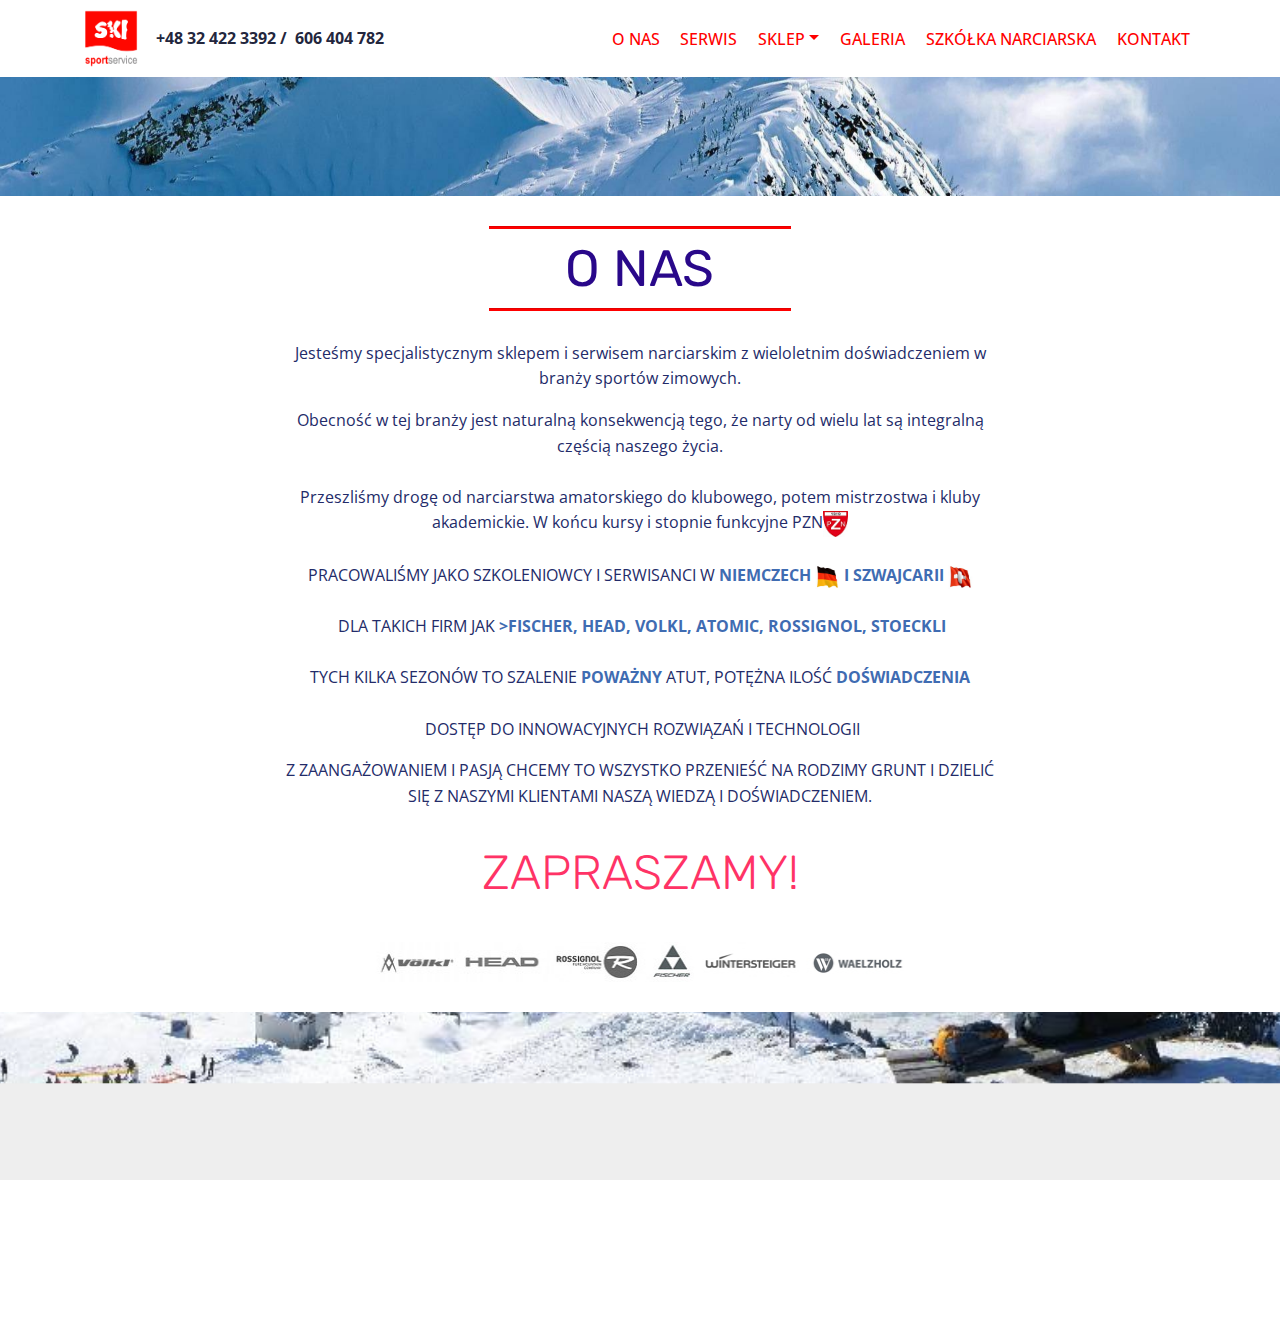
<file: AboutUs.html>
<!DOCTYPE html>
<html>
<head>
  <!-- Site made with Mobirise Website Builder v4.3.2, https://mobirise.com -->
  <meta charset="UTF-8">
  <meta http-equiv="X-UA-Compatible" content="IE=edge">
  <meta name="generator" content="Mobirise v4.3.2, mobirise.com">
  <meta name="viewport" content="width=device-width, initial-scale=1">
   <link rel="shortcut icon" href="assets/images/logom1.png" type="">
  <meta name="keywords" content="narty, szkółka narciarska ;,serwis nart, naprawa nart rybnik, sprzedaż nart rybnik, serwis nart rybnik, narty rybnik">
  <meta name="description" content="PROFESJONALNY serwis narciarski, doświadczenie i KNOW HOW ze Szwajcarii i Niemiec. NARTY - nowe, używane.">
  <title>O NAS</title>
  <link rel="stylesheet" href="assets/web/assets/mobirise-icons/mobirise-icons.css">
  <link rel="stylesheet" href="assets/tether/tether.min.css">
  <link rel="stylesheet" href="assets/bootstrap/css/bootstrap.min.css">
  <link rel="stylesheet" href="assets/bootstrap/css/bootstrap-grid.min.css">
  <link rel="stylesheet" href="assets/bootstrap/css/bootstrap-reboot.min.css">
  <link rel="stylesheet" href="assets/socicon/css/styles.css">
  <link rel="stylesheet" href="assets/dropdown/css/style.css">
  <link rel="stylesheet" href="assets/theme/css/style.css">
  <link rel="stylesheet" href="assets/mobirise/css/mbr-additional.css" type="text/css">
  
  
  
</head>
<body>
<section class="menu cid-qxsOkBXui8" once="menu" id="menu1-8e" data-rv-view="4630">

    

    <nav class="navbar navbar-expand beta-menu navbar-dropdown align-items-center navbar-fixed-top navbar-toggleable-sm">
        <button class="navbar-toggler navbar-toggler-right" type="button" data-toggle="collapse" data-target="#navbarSupportedContent" aria-controls="navbarSupportedContent" aria-expanded="false" aria-label="Toggle navigation">
            <div class="hamburger">
                <span></span>
                <span></span>
                <span></span>
                <span></span>
            </div>
        </button>
        <div class="menu-logo">
            <div class="navbar-brand">
                <span class="navbar-logo">
                    <a href="index.html">
                         <img src="assets/images/logom1.png" alt="" title="" media-simple="true" style="height: 3.8rem;">
                    </a>
                </span>
                <span class="navbar-caption-wrap"><a class="navbar-caption text-primary display-4" href="contact.html">+48 32 422 3392 / &nbsp;606&nbsp;404&nbsp;782</a></span>
            </div>
        </div>
        <div class="collapse navbar-collapse" id="navbarSupportedContent">
            <ul class="navbar-nav nav-dropdown nav-right" data-app-modern-menu="true"><li class="nav-item">
                    <a class="nav-link link text-secondary display-4" href="AboutUs.html">O NAS</a>
                </li><li class="nav-item"><a class="nav-link link text-secondary display-4" href="services.html">
                        SERWIS</a></li><li class="nav-item dropdown"><a class="nav-link link text-secondary dropdown-toggle display-4" href="shop.html" data-toggle="dropdown-submenu" aria-expanded="false">
                        SKLEP</a><div class="dropdown-menu"><a class="text-secondary dropdown-item display-4" href="Shop.html" aria-expanded="false">NASZ SKLEP</a><a class="text-secondary dropdown-item display-4" href="equipment.html" aria-expanded="false">NARTY</a><div class="dropdown"><a class="text-secondary dropdown-item dropdown-toggle display-4" href="" aria-expanded="false" data-toggle="dropdown-submenu">BUTY</a><div class="dropdown-menu dropdown-submenu"><a class="text-secondary dropdown-item display-4" href="bootsmen.html" aria-expanded="false">MĘSKIE</a><a class="text-secondary dropdown-item display-4" href="bootsWomen.html" aria-expanded="false">DAMSKIE</a></div></div></div></li><li class="nav-item"><a class="nav-link link text-secondary display-4" href="gallery.html">GALERIA</a></li><li class="nav-item"><a class="nav-link link text-secondary display-4" href="school.html">
                        SZKÓŁKA NARCIARSKA</a></li><li class="nav-item"><a class="nav-link link text-secondary display-4" href="contact.html">KONTAKT</a></li></ul>
            
        </div>
    </nav>
</section>

<section class="engine"><a href=""></a></section><section class="mbr-section content5 cid-qxhFV71p7d mbr-parallax-background" id="content5-2w" data-rv-view="4840">

    

    

    <div class="container">
        <div class="media-container-row">
            <div class="title col-12 col-md-8">
                
                
                
                
            </div>
        </div>
    </div>
</section>

<section class="mbr-section article content9 cid-qxsOomMh9q" id="content9-8g" data-rv-view="4635">
    
     

    <div class="container">
        <div class="inner-container" style="width: 94%;">
            <hr class="line" style="width: 29%;">
            <div class="section1Title"
                >O NAS<br></div>
            <hr class="line" style="width: 29%;">
        </div>
        </div>
</section>

<section class="mbr-section article content1 cid-qxsOp5zoYZ" id="content1-8h" data-rv-view="4637">
    
     

    <div class="container">
        <div class="media-container-row">
            <div class="mbr-text col-12 col-md-8 mbr-fonts-style display-7"><p>Jesteśmy specjalistycznym sklepem i serwisem narciarskim z wieloletnim doświadczeniem w branży sportów zimowych.
</p><p></p><div>Obecność w tej branży jest naturalną konsekwencją tego, że narty&nbsp;od wielu lat są integralną częścią naszego życia.
</div><div><br></div><div>Przeszliśmy drogę od narciarstwa amatorskiego do klubowego, potem mistrzostwa i kluby akademickie. W końcu kursy i stopnie funkcyjne PZN<img src="assets/images/PZN3.png" width="25" alt="test">
<div><br></div><div>PRACOWALIŚMY JAKO SZKOLENIOWCY I SERWISANCI W <span class="boldText">NIEMCZECH 
<img src="assets/images/niemcy.png" width="25" alt=""> I SZWAJCARII
<img src="assets/images/szwajcaria_flaga.png" width="25" alt=""></span>
</div><div><br></div><div>&nbsp;DLA TAKICH FIRM JAK <span class="boldText">>FISCHER, HEAD, VOLKL, ATOMIC, ROSSIGNOL, STOECKLI</span></div></div>

<div><br></div><div>TYCH KILKA SEZONÓW TO SZALENIE <span class="boldText">POWAŻNY</span> ATUT, POTĘŻNA ILOŚĆ <span class="boldText">DOŚWIADCZENIA</span>
</div><div><br></div><div>&nbsp;DOSTĘP DO INNOWACYJNYCH ROZWIĄZAŃ I TECHNOLOGII</div><p></p>

<div>Z ZAANGAŻOWANIEM I PASJĄ CHCEMY TO WSZYSTKO PRZENIEŚĆ NA RODZIMY GRUNT I DZIELIĆ SIĘ Z NASZYMI KLIENTAMI NASZĄ WIEDZĄ I DOŚWIADCZENIEM.
</div></br>
        </div>
    </div>
</section>

<section class="mbr-section article content1 cid-qxsOqxfbRz" id="content1-8i" data-rv-view="4638">
    
     

    <div class="container">
        <div class="media-container-row">
            <div class="mbr-text col-12 col-md-8 mbr-fonts-style display-2">ZAPRASZAMY!</div>
        </div>
    </div>
</section>

<section class="cid-qxsOroivKR" id="image1-8j" data-rv-view="4639">

    

    <figure class="mbr-figure container">
            <div class="image-block" style="width: 55%;">
                <img src="assets/images/producenci_allX.jpg" width="1400" alt="" title="" media-simple="true">
                
            </div>
    </figure>
</section>

<section class="mbr-section content5 cid-qxgPtndDoM mbr-parallax-background" id="content5-2a" data-rv-view="4849">

    

    

    <div class="container">
        <div class="media-container-row">
            <div class="title col-12 col-md-8">
                <h2 class="align-center mbr-bold mbr-white pb-3 mbr-fonts-style display-1"></h2>
                <h3 class="mbr-section-subtitle align-center mbr-light mbr-white pb-3 mbr-fonts-style display-5"></h3>
                
                
            </div>
        </div>
    </div>
</section>

<section once="" class="cid-qxsQgNCYdc mbr-reveal" id="footer7-96" data-rv-view="4823">

    

    

    <div class="container">
        <div class="media-container-row align-center mbr-white">
            <div class="row">
                <ul class="foot-menu">
                    
                    
                    
                    
                    
                <li class="foot-menu-item mbr-fonts-style display-7"><a href="AboutUs.html" class="text-white">O NAS</a></li><li class="foot-menu-item mbr-fonts-style display-7"><a href="services.html" class="text-white">SERWIS</a></li><li class="foot-menu-item mbr-fonts-style display-7"><a href="gallery.html" class="text-white">GALERIA</a></li><li class="foot-menu-item mbr-fonts-style display-7"><a href="contact.html" class="text-white">KONTAKT</a></li></ul>
            </div>
            
            <div class="row row-copirayt">
                <p class="mbr-text mb-0 mbr-fonts-style mbr-white display-7">
                    © Copyright 2017 &nbsp;- All Rights Reserved
                </p>
            </div>
        </div>
    </div>
</section>


  <script src="assets/web/assets/jquery/jquery.min.js"></script>
  <script src="assets/popper/popper.min.js"></script>
  <script src="assets/tether/tether.min.js"></script>
  <script src="assets/bootstrap/js/bootstrap.min.js"></script>
  <script src="assets/dropdown/js/script.min.js"></script>
  <script src="assets/touch-swipe/jquery.touch-swipe.min.js"></script>
  <script src="assets/jarallax/jarallax.min.js"></script>
  <script src="assets/smooth-scroll/smooth-scroll.js"></script>
  <script src="assets/theme/js/script.js"></script>
  
  
</body>
</html>
</file>
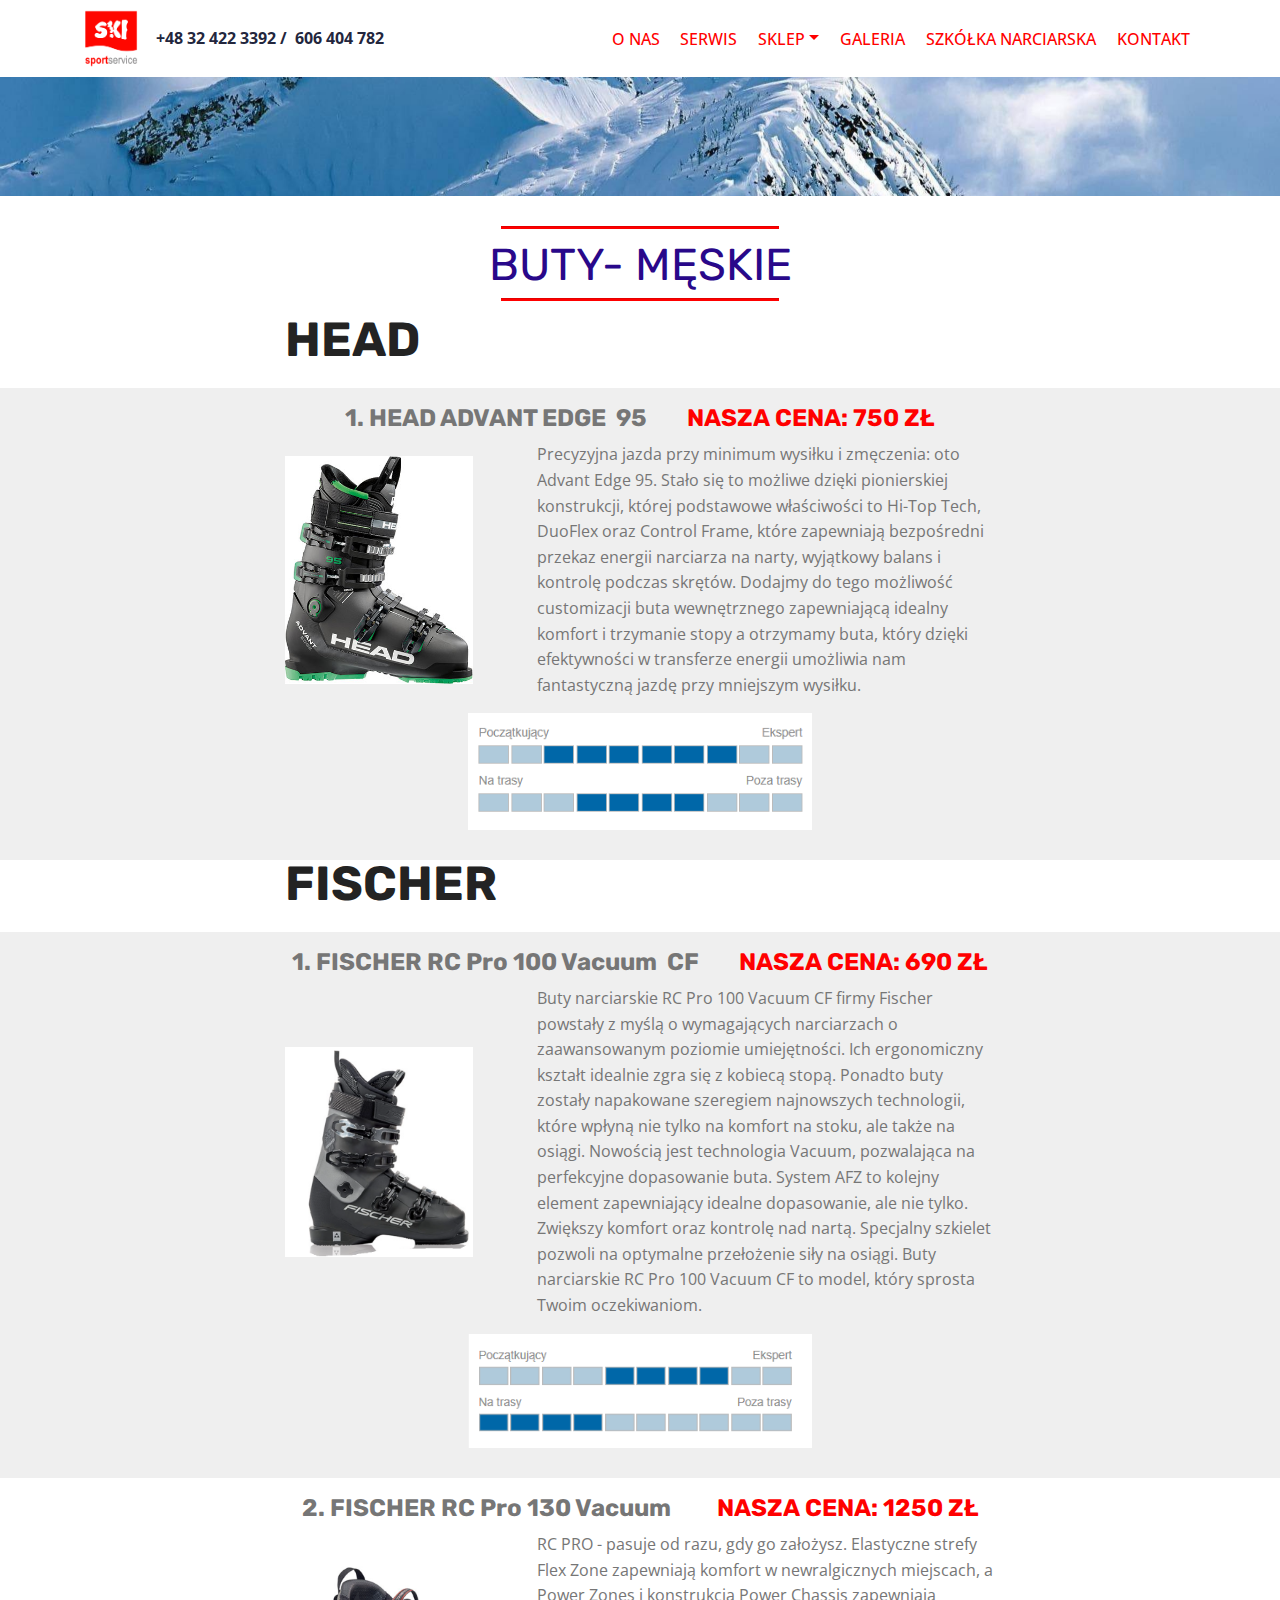
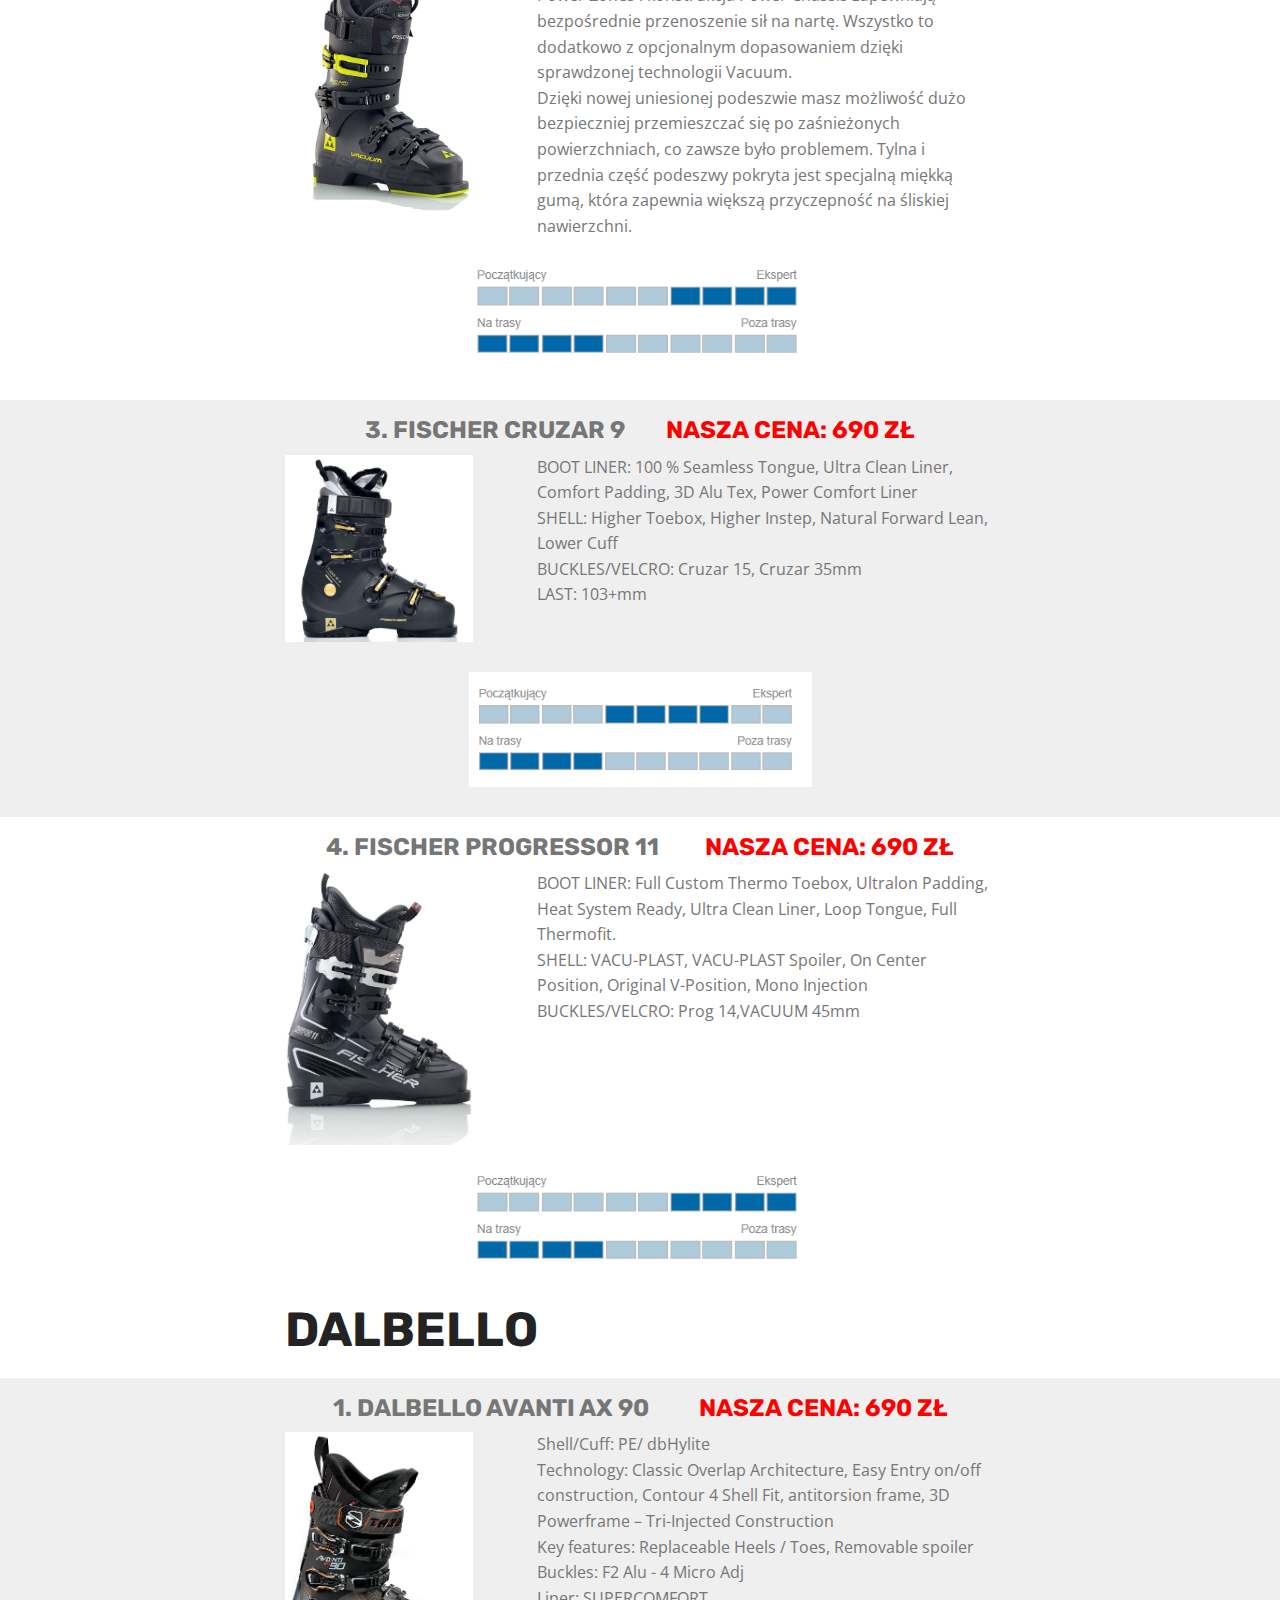
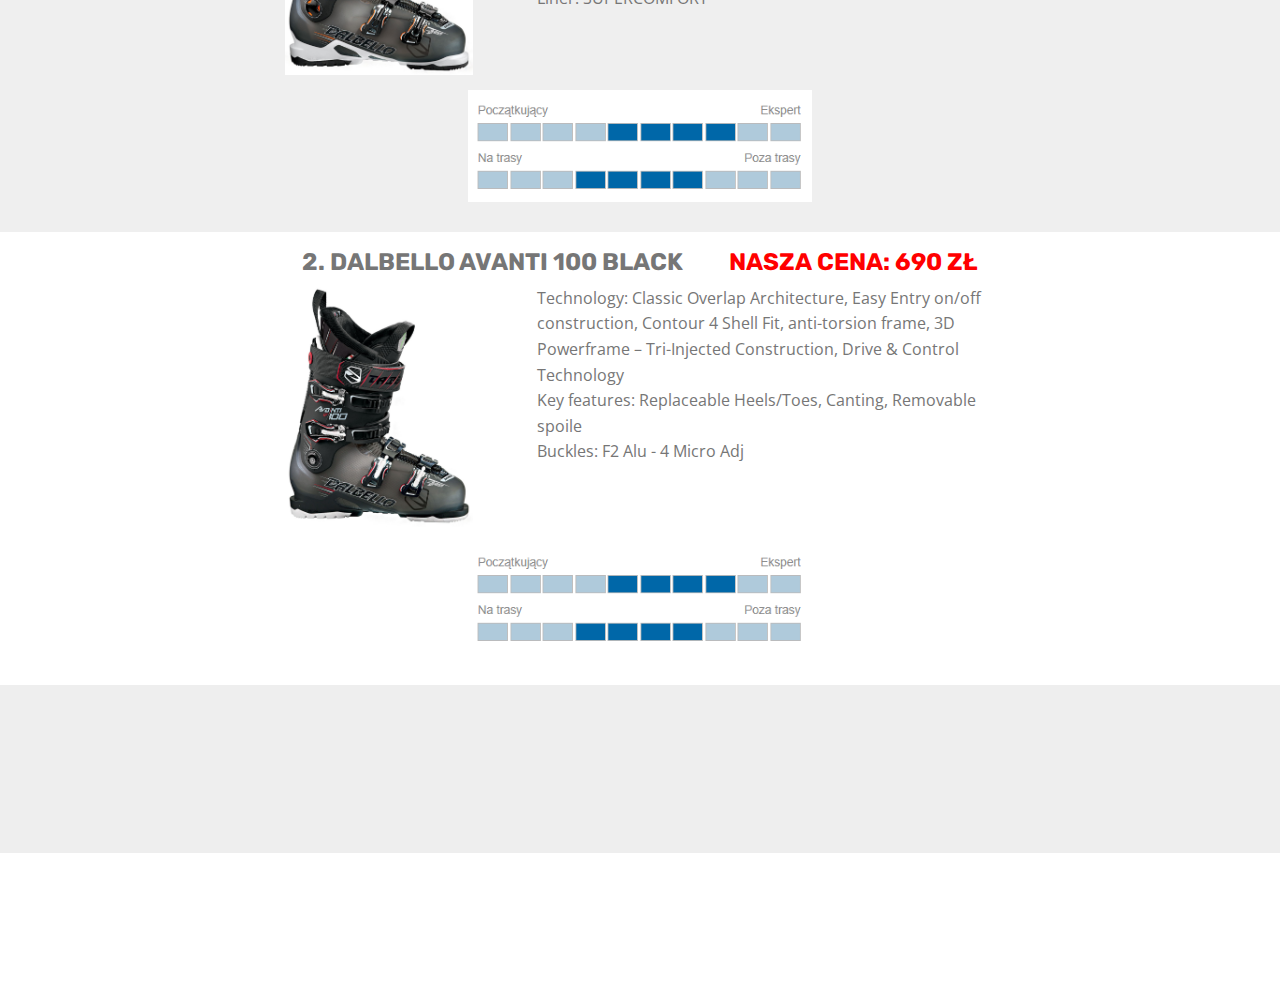
<file: bootsmen.html>
<!DOCTYPE html>
<html>
<head>
  <!-- Site made with Mobirise Website Builder v4.3.2, https://mobirise.com -->
  <meta charset="UTF-8">
  <meta http-equiv="X-UA-Compatible" content="IE=edge">
  <meta name="generator" content="Mobirise v4.3.2, mobirise.com">
  <meta name="viewport" content="width=device-width, initial-scale=1">
  <link rel="shortcut icon" href="assets/images/logom1.png" type="">
  <meta name="keywords" content="narty, szkółka narciarska ;,serwis nart, naprawa nart rybnik, sprzedaż nart rybnik, serwis nart rybnik, narty rybnik">
  <meta name="description" content="PROFESJONALNY serwis narciarski, doświadczenie i KNOW HOW ze Szwajcarii i Niemiec. NARTY - nowe, używane.">
  <title>BUTY-MĘSKIE</title>
  <link rel="stylesheet" href="assets/web/assets/mobirise-icons/mobirise-icons.css">
  <link rel="stylesheet" href="assets/tether/tether.min.css">
  <link rel="stylesheet" href="assets/bootstrap/css/bootstrap.min.css">
  <link rel="stylesheet" href="assets/bootstrap/css/bootstrap-grid.min.css">
  <link rel="stylesheet" href="assets/bootstrap/css/bootstrap-reboot.min.css">
  <link rel="stylesheet" href="assets/socicon/css/styles.css">
  <link rel="stylesheet" href="assets/dropdown/css/style.css">
  <link rel="stylesheet" href="assets/theme/css/style.css">
  <link rel="stylesheet" href="assets/mobirise/css/mbr-additional.css" type="text/css">
  
  
  
</head>
<body>
<section class="menu cid-qxsOkBXui8" once="menu" id="menu1-8e" data-rv-view="4630">

    

    <nav class="navbar navbar-expand beta-menu navbar-dropdown align-items-center navbar-fixed-top navbar-toggleable-sm">
        <button class="navbar-toggler navbar-toggler-right" type="button" data-toggle="collapse" data-target="#navbarSupportedContent" aria-controls="navbarSupportedContent" aria-expanded="false" aria-label="Toggle navigation">
            <div class="hamburger">
                <span></span>
                <span></span>
                <span></span>
                <span></span>
            </div>
        </button>
        <div class="menu-logo">
            <div class="navbar-brand">
                <span class="navbar-logo">
                    <a href="index.html">
                         <img src="assets/images/logom1.png" alt="" title="" media-simple="true" style="height: 3.8rem;">
                    </a>
                </span>
                <span class="navbar-caption-wrap"><a class="navbar-caption text-primary display-4" href="contact.html">+48 32 422 3392 / &nbsp;606&nbsp;404&nbsp;782</a></span>
            </div>
        </div>
        <div class="collapse navbar-collapse" id="navbarSupportedContent">
            <ul class="navbar-nav nav-dropdown nav-right" data-app-modern-menu="true"><li class="nav-item">
                    <a class="nav-link link text-secondary display-4" href="AboutUs.html">O NAS</a>
                </li><li class="nav-item"><a class="nav-link link text-secondary display-4" href="services.html">
                        SERWIS</a></li><li class="nav-item dropdown"><a class="nav-link link text-secondary dropdown-toggle display-4" href="shop.html" data-toggle="dropdown-submenu" aria-expanded="false">
                        SKLEP</a><div class="dropdown-menu"><a class="text-secondary dropdown-item display-4" href="Shop.html" aria-expanded="false">NASZ SKLEP</a><a class="text-secondary dropdown-item display-4" href="equipment.html" aria-expanded="false">NARTY</a><div class="dropdown"><a class="text-secondary dropdown-item dropdown-toggle display-4" href="" aria-expanded="false" data-toggle="dropdown-submenu">BUTY</a><div class="dropdown-menu dropdown-submenu"><a class="text-secondary dropdown-item display-4" href="bootsmen.html" aria-expanded="false">MĘSKIE</a><a class="text-secondary dropdown-item display-4" href="bootsWomen.html" aria-expanded="false">DAMSKIE</a></div></div></div></li><li class="nav-item"><a class="nav-link link text-secondary display-4" href="gallery.html">GALERIA</a></li><li class="nav-item"><a class="nav-link link text-secondary display-4" href="school.html">
                        SZKÓŁKA NARCIARSKA</a></li><li class="nav-item"><a class="nav-link link text-secondary display-4" href="contact.html">KONTAKT</a></li></ul>
            
        </div>
    </nav>
</section>

<section class="engine"><a href=""></a></section><section class="mbr-section content5 cid-qxi1R4iE4V mbr-parallax-background" id="content5-7p" data-rv-view="4981">

    

    

    <div class="container">
        <div class="media-container-row">
            <div class="title col-12 col-md-8">
                
                
                
                
            </div>
        </div>
    </div>
</section>

<section class="mbr-section article content9 cid-qxsON7RSAh" id="content9-91" data-rv-view="4805">
    
     

    <div class="container">
        <div class="inner-container" style="width: 100%;">
            <hr class="line" style="width: 25%;">
            <div class="section1Title2">BUTY- MĘSKIE</div>
            <hr class="line" style="width: 25%;">
        </div>
        </div>
</section>

<section class="mbr-section content4 cid-qxhKnCCUT0" id="content4-7r" data-rv-view="4986">

    

    <div class="container">
        <div class="media-container-row">
            <div class="title col-12 col-md-8">
                <h2 class="align-center pb-3 mbr-fonts-style display-2"><strong>
                    HEAD</strong></h2>
                
                
            </div>
        </div>
    </div>
</section>

<section class="mbr-section content4 cid-qxhR3c0q9t" id="content4-7s" data-rv-view="4988">

    

    <div class="container">
        <div class="media-container-row">
            <div class="title col-12 col-md-8">
                
                <h3 class="mbr-section-subtitle align-center mbr-light mbr-fonts-style display-5"><strong>1. HEAD ADVANT EDGE &nbsp;95 &nbsp; &nbsp; &nbsp; </strong><span class="redText2">&nbsp;NASZA&nbsp;CENA:&nbsp;750&nbsp;ZŁ<span></h3>
                
            </div>
        </div>
    </div>
</section>

<section class="mbr-section content6 cid-qxi52wAkWV" id="content6-83" data-rv-view="4990">
    
     
    
    <div class="container">
        <div class="media-container-row">
            <div class="col-12 col-md-8">
                <div class="media-container-row">
                    <div class="mbr-figure" style="width: 50%;">
                      <img src="assets/images/items/advant_edge_95.jpg" alt="" title="" media-simple="true">  
                    </div>
                    <div class="media-content">
                        <div class="mbr-section-text">
                            <p class="mbr-text mb-0 mbr-fonts-style display-7">Precyzyjna jazda przy minimum wysiłku i zmęczenia: oto Advant Edge 95. Stało się to możliwe dzięki pionierskiej konstrukcji, której podstawowe właściwości to Hi-Top Tech, DuoFlex oraz Control Frame, które zapewniają bezpośredni przekaz energii narciarza na narty, wyjątkowy balans i kontrolę podczas skrętów. Dodajmy do tego możliwość customizacji buta wewnętrznego zapewniającą idealny komfort i trzymanie stopy a otrzymamy buta, który dzięki efektywności w transferze energii umożliwia nam fantastyczną jazdę przy mniejszym wysiłku.</p>
                        </div>
                    </div>
                </div>
            </div>
        </div>
    </div>
</section>

<section class="cid-qxhPG2YEKu" id="image1-7u" data-rv-view="4992">

    

    <figure class="mbr-figure container">
            <div class="image-block" style="width: 31%;">
                <img src="assets/images/items/advantRate.png" width="1400" alt="" title="" media-simple="true">
                
            </div>
    </figure>
</section>



<section class="mbr-section content4 cid-qxhKnCCUT0" id="content4-7r" data-rv-view="4986">

    

    <div class="container">
        <div class="media-container-row">
            <div class="title col-12 col-md-8">
                <h2 class="align-center pb-3 mbr-fonts-style display-2"><strong>
                    FISCHER</strong></h2>
                
                
            </div>
        </div>
    </div>
</section>

<section class="mbr-section content4 cid-qxhR3c0q9t" id="content4-7s" data-rv-view="4988">

    

    <div class="container">
        <div class="media-container-row">
            <div class="title col-12 col-md-8">
                
                <h3 class="mbr-section-subtitle align-center mbr-light mbr-fonts-style display-5"><strong>1. FISCHER RC Pro 100 Vacuum &nbsp;CF &nbsp; &nbsp; &nbsp; </strong><span class="redText2">&nbsp;NASZA&nbsp;CENA:&nbsp;690&nbsp;ZŁ<span></h3>
                
            </div>
        </div>
    </div>
</section>

<section class="mbr-section content6 cid-qxi52wAkWV" id="content6-83" data-rv-view="4990">
    
     
    
    <div class="container">
        <div class="media-container-row">
            <div class="col-12 col-md-8">
                <div class="media-container-row">
                    <div class="mbr-figure" style="width: 50%;">
                      <img src="assets/images/fboot1-516x576.png" alt="" title="" media-simple="true">  
                    </div>
                    <div class="media-content">
                        <div class="mbr-section-text">
                            <p class="mbr-text mb-0 mbr-fonts-style display-7">Buty narciarskie RC Pro 100 Vacuum CF firmy Fischer powstały z myślą o wymagających narciarzach o zaawansowanym poziomie umiejętności. Ich ergonomiczny kształt idealnie zgra się z kobiecą stopą. Ponadto buty zostały napakowane szeregiem najnowszych technologii, które wpłyną nie tylko na komfort na stoku, ale także na osiągi. Nowością jest technologia Vacuum, pozwalająca na perfekcyjne dopasowanie buta. System AFZ to kolejny element zapewniający idealne dopasowanie, ale nie tylko. Zwiększy komfort oraz kontrolę nad nartą. Specjalny szkielet pozwoli na optymalne przełożenie siły na osiągi. Buty narciarskie RC Pro 100 Vacuum CF to model, który sprosta Twoim oczekiwaniom.</p>
                        </div>
                    </div>
                </div>
            </div>
        </div>
    </div>
</section>

<section class="cid-qxhPG2YEKu" id="image1-7u" data-rv-view="4992">

    

    <figure class="mbr-figure container">
            <div class="image-block" style="width: 31%;">
                <img src="assets/images/fboot1rate-409x136.png" width="1400" alt="" title="" media-simple="true">
                
            </div>
    </figure>
</section>

<section class="mbr-section content4 cid-qxi62kYzZD" id="content4-84" data-rv-view="4994">

    

    <div class="container">
        <div class="media-container-row">
            <div class="title col-12 col-md-8">
                
                <h3 class="mbr-section-subtitle align-center mbr-light mbr-fonts-style display-5"><strong>2. FISCHER RC Pro 130 Vacuum &nbsp; &nbsp; &nbsp; &nbsp;</strong>&nbsp;<span class="redText2">NASZA&nbsp;CENA:&nbsp;1250&nbsp;ZŁ</span></h3>
                
            </div>
        </div>
    </div>
</section>

<section class="mbr-section content6 cid-qxi9TDZAeC" id="content6-8b" data-rv-view="4996">
    
     
    
    <div class="container">
        <div class="media-container-row">
            <div class="col-12 col-md-8">
                <div class="media-container-row">
                    <div class="mbr-figure" style="width: 50%;">
                      <img src="assets/images/fboot2-529x703.png" alt="" title="" media-simple="true">  
                    </div>
                    <div class="media-content">
                        <div class="mbr-section-text">
                            <p class="mbr-text mb-0 mbr-fonts-style display-7">RC PRO - pasuje od razu, gdy go założysz. Elastyczne strefy Flex Zone zapewniają komfort w newralgicznych miejscach, a Power Zones i konstrukcja Power Chassis zapewniają bezpośrednie przenoszenie sił na nartę. Wszystko to dodatkowo z opcjonalnym dopasowaniem dzięki sprawdzonej technologii Vacuum.<br>
                                Dzięki nowej uniesionej podeszwie masz możliwość dużo bezpieczniej przemieszczać się po zaśnieżonych powierzchniach, co zawsze było problemem. Tylna i przednia część podeszwy pokryta jest specjalną miękką gumą, która zapewnia większą przyczepność na śliskiej nawierzchni.</p>
                        </div>
                    </div>
                </div>
            </div>
        </div>
    </div>
</section>

<section class="cid-qxi63Lm8xX" id="image1-86" data-rv-view="4998">

    

    <figure class="mbr-figure container">
            <div class="image-block" style="width: 31%;">
                <img src="assets/images/fbot2rate-401x134.png" width="1400" alt="" title="" media-simple="true">
                
            </div>
    </figure>
</section>

<section class="mbr-section content4 cid-qxi8cnvsKD" id="content4-8a" data-rv-view="5000">

    

    <div class="container">
        <div class="media-container-row">
            <div class="title col-12 col-md-8">
                
               
                
            </div>
        </div>
    </div>
</section>

<section class="mbr-section content4 cid-qxi64WbtA1" id="content4-87" data-rv-view="5002">

    

    <div class="container">
        <div class="media-container-row">
            <div class="title col-12 col-md-8">
                
                <h3 class="mbr-section-subtitle align-center mbr-light mbr-fonts-style display-5"><strong>3. FISCHER CRUZAR 9      &nbsp; &nbsp; &nbsp;&nbsp;</strong>&nbsp;<span class="redText2">NASZA&nbsp;CENA:&nbsp;690&nbsp;ZŁ</span></h3>
                
            </div>
        </div>
    </div>
</section>

<section class="mbr-section content6 cid-qxi9VAWmEd" id="content6-8c" data-rv-view="5004">
    
     
    
    <div class="container">
        <div class="media-container-row">
            <div class="col-12 col-md-8">
                <div class="media-container-row">
                    <div class="mbr-figure" style="width: 50%;">
                      <img src="assets/images/fcruzar9-1000x1000.jpg" alt="" title="" media-simple="true">  
                    </div>
                    <div class="media-content">
                        <div class="mbr-section-text">
                            <p class="mbr-text mb-0 mbr-fonts-style display-7">BOOT LINER: 100 % Seamless Tongue, Ultra Clean Liner, Comfort Padding, 3D Alu Tex, Power Comfort Liner<br>SHELL: Higher Toebox, Higher Instep, Natural Forward Lean, Lower Cuff<br>BUCKLES/VELCRO: Cruzar 15, Cruzar 35mm<br>LAST: 103+mm</p>
                        </div>
                    </div>
                </div>
            </div>
        </div>
    </div>
</section>

<section class="cid-qxi66pBSaO" id="image1-89" data-rv-view="5006">

    

    <figure class="mbr-figure container">
            <div class="image-block" style="width: 31%;">
                <img src="assets/images/fboot1rate-409x136.png" width="1400" alt="" title="" media-simple="true">
                
            </div>
    </figure>
</section>
<section class="mbr-section content4 cid-qxi62kYzZD" id="content4-84" data-rv-view="4994">

    

    <div class="container">
        <div class="media-container-row">
            <div class="title col-12 col-md-8">
                
                <h3 class="mbr-section-subtitle align-center mbr-light mbr-fonts-style display-5"><strong>4. FISCHER PROGRESSOR 11 &nbsp; &nbsp; &nbsp; &nbsp;</strong>&nbsp;<span class="redText2">NASZA&nbsp;CENA:&nbsp;690&nbsp;ZŁ</span></h3>
                
            </div>
        </div>
    </div>
</section>

<section class="mbr-section content6 cid-qxi9TDZAeC" id="content6-8b" data-rv-view="4996">
    
     
    
    <div class="container">
        <div class="media-container-row">
            <div class="col-12 col-md-8">
                <div class="media-container-row">
                    <div class="mbr-figure" style="width: 50%;">
                      <img src="assets/images/items/progressor-11-vacuum_d.jpg" alt="" title="" media-simple="true">  
                    </div>
                    <div class="media-content">
                        <div class="mbr-section-text">
                            <p class="mbr-text mb-0 mbr-fonts-style display-7">BOOT LINER: Full Custom Thermo Toebox, Ultralon Padding, Heat System Ready, Ultra Clean Liner, Loop Tongue, Full Thermofit.<br>SHELL: VACU-PLAST, VACU-PLAST Spoiler, On Center Position, Original V-Position, Mono Injection<br>BUCKLES/VELCRO: Prog 14,VACUUM 45mm</p>
                        </div>
                    </div>
                </div>
            </div>
        </div>
    </div>
</section>

<section class="cid-qxi63Lm8xX" id="image1-86" data-rv-view="4998">

    

    <figure class="mbr-figure container">
            <div class="image-block" style="width: 31%;">
                <img src="assets/images/fbot2rate-401x134.png" width="1400" alt="" title="" media-simple="true">
                
            </div>
    </figure>
</section>

<section class="mbr-section content4 cid-qxi8cnvsKD" id="content4-8a" data-rv-view="5000">

    

    <div class="container">
        <div class="media-container-row">
            <div class="title col-12 col-md-8">
                
               
                
            </div>
        </div>
    </div>
</section>

<section class="mbr-section content4 cid-qxhKnCCUT0" id="content4-7r" data-rv-view="4986">

    

    <div class="container">
        <div class="media-container-row">
            <div class="title col-12 col-md-8">
                <h2 class="align-center pb-3 mbr-fonts-style display-2"><strong>
                    DALBELLO</strong></h2>
                
                
            </div>
        </div>
    </div>
</section>

<section class="mbr-section content4 cid-qxhR3c0q9t" id="content4-7s" data-rv-view="4988">

    

    <div class="container">
        <div class="media-container-row">
            <div class="title col-12 col-md-8">
                
                <h3 class="mbr-section-subtitle align-center mbr-light mbr-fonts-style display-5"><strong>1. DALBELLO AVANTI AX 90 &nbsp; &nbsp; &nbsp; &nbsp; </strong><span class="redText2">&nbsp;NASZA&nbsp;CENA:&nbsp;690&nbsp;ZŁ<span></h3>
                
            </div>
        </div>
    </div>
</section>

<section class="mbr-section content6 cid-qxi52wAkWV" id="content6-83" data-rv-view="4990">
    
     
    
    <div class="container">
        <div class="media-container-row">
            <div class="col-12 col-md-8">
                <div class="media-container-row">
                    <div class="mbr-figure" style="width: 50%;">
                      <img src="assets/images/items/avanti-90.jpg" alt="" title="" media-simple="true">  
                    </div>
                    <div class="media-content">
                        <div class="mbr-section-text">
                            <p class="mbr-text mb-0 mbr-fonts-style display-7">Shell/Cuff: PE/ dbHylite<br>Technology: Classic Overlap Architecture, Easy Entry on/off construction, Contour 4 Shell Fit, antitorsion frame, 3D Powerframe – Tri-Injected Construction<br>Key features: Replaceable Heels / Toes, Removable spoiler<br>Buckles: F2 Alu - 4 Micro Adj<br>Liner: SUPERCOMFORT
                            </p>
                        </div>
                    </div>
                </div>
            </div>
        </div>
    </div>
</section>

<section class="cid-qxhPG2YEKu" id="image1-7u" data-rv-view="4992">

    

    <figure class="mbr-figure container">
            <div class="image-block" style="width: 31%;">
                <img src="assets/images/items/boot6rate.png" width="1400" alt="" title="" media-simple="true">
                
            </div>
    </figure>
</section>

<section class="mbr-section content4 cid-qxi62kYzZD" id="content4-84" data-rv-view="4994">

    

    <div class="container">
        <div class="media-container-row">
            <div class="title col-12 col-md-8">
                
                <h3 class="mbr-section-subtitle align-center mbr-light mbr-fonts-style display-5"><strong>2. DALBELLO AVANTI 100 BLACK &nbsp; &nbsp; &nbsp; &nbsp;</strong>&nbsp;<span class="redText2">NASZA&nbsp;CENA:&nbsp;690&nbsp;ZŁ</span></h3>
                
            </div>
        </div>
    </div>
</section>

<section class="mbr-section content6 cid-qxi9TDZAeC" id="content6-8b" data-rv-view="4996">
    
     
    
    <div class="container">
        <div class="media-container-row">
            <div class="col-12 col-md-8">
                <div class="media-container-row">
                    <div class="mbr-figure" style="width: 50%;">
                      <img src="assets/images/items/avanti100-ms-btb_d.jpg" alt="" title="" media-simple="true">  
                    </div>
                    <div class="media-content">
                        <div class="mbr-section-text">
                            <p class="mbr-text mb-0 mbr-fonts-style display-7">Technology: Classic Overlap Architecture, Easy Entry on/off construction, Contour 4 Shell Fit, anti-torsion frame, 3D Powerframe – Tri-Injected Construction, Drive & Control Technology<br>Key features: Replaceable Heels/Toes, Canting, Removable spoile<br>Buckles: F2 Alu - 4 Micro Adj</p>
                        </div>
                    </div>
                </div>
            </div>
        </div>
    </div>
</section>

<section class="cid-qxi63Lm8xX" id="image1-86" data-rv-view="4998">

    

    <figure class="mbr-figure container">
            <div class="image-block" style="width: 31%;">
                <img src="assets/images//items/boot6rate.png" width="1400" alt="" title="" media-simple="true">
                
            </div>
    </figure>
</section>

<section class="mbr-section content4 cid-qxi8cnvsKD" id="content4-8a" data-rv-view="5000">

    

    <div class="container">
        <div class="media-container-row">
            <div class="title col-12 col-md-8">
                
               
                
            </div>
        </div>
    </div>
</section>

<section class="mbr-section content5 cid-qxi1jDql0m mbr-parallax-background" id="content5-81" data-rv-view="5008">

    

    

    <div class="container">
        <div class="media-container-row">
            <div class="title col-12 col-md-8">
                <h2 class="align-center mbr-bold mbr-white pb-3 mbr-fonts-style display-1"></h2>
                <h3 class="mbr-section-subtitle align-center mbr-light mbr-white pb-3 mbr-fonts-style display-5"></h3>
                
                
            </div>
        </div>
    </div>
</section>

<section once="" class="cid-qxsQgNCYdc mbr-reveal" id="footer7-96" data-rv-view="4823">

    

    

    <div class="container">
        <div class="media-container-row align-center mbr-white">
            <div class="row">
                <ul class="foot-menu">
                    
                    
                    
                    
                    
                <li class="foot-menu-item mbr-fonts-style display-7"><a href="AboutUs.html" class="text-white">O NAS</a></li><li class="foot-menu-item mbr-fonts-style display-7"><a href="services.html" class="text-white">SERWIS</a></li><li class="foot-menu-item mbr-fonts-style display-7"><a href="gallery.html" class="text-white">GALERIA</a></li><li class="foot-menu-item mbr-fonts-style display-7"><a href="contact.html" class="text-white">KONTAKT</a></li></ul>
            </div>
            
            <div class="row row-copirayt">
                <p class="mbr-text mb-0 mbr-fonts-style mbr-white display-7">
                    © Copyright 2017 &nbsp;- All Rights Reserved
                </p>
            </div>
        </div>
    </div>
</section>


  <script src="assets/web/assets/jquery/jquery.min.js"></script>
  <script src="assets/popper/popper.min.js"></script>
  <script src="assets/tether/tether.min.js"></script>
  <script src="assets/bootstrap/js/bootstrap.min.js"></script>
  <script src="assets/dropdown/js/script.min.js"></script>
  <script src="assets/touch-swipe/jquery.touch-swipe.min.js"></script>
  <script src="assets/jarallax/jarallax.min.js"></script>
  <script src="assets/smooth-scroll/smooth-scroll.js"></script>
  <script src="assets/theme/js/script.js"></script>
  
  
</body>
</html>
</file>
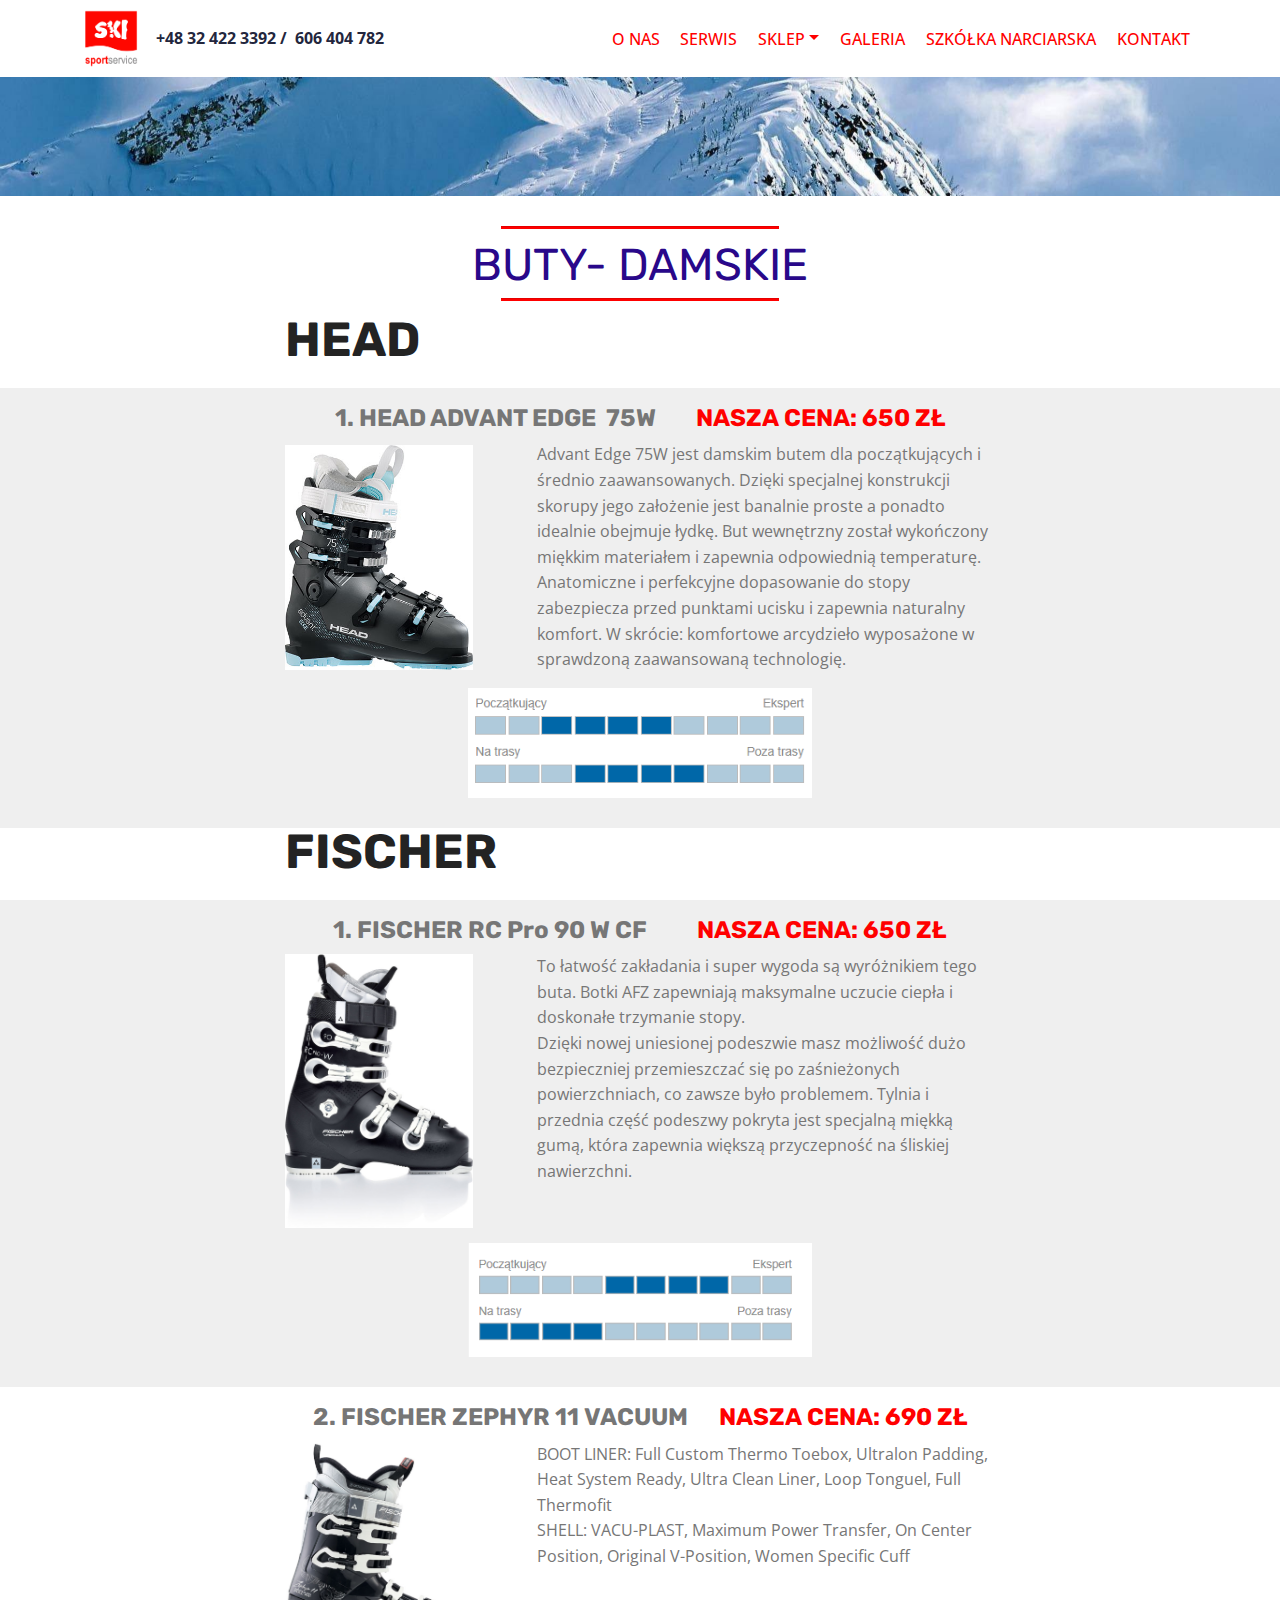
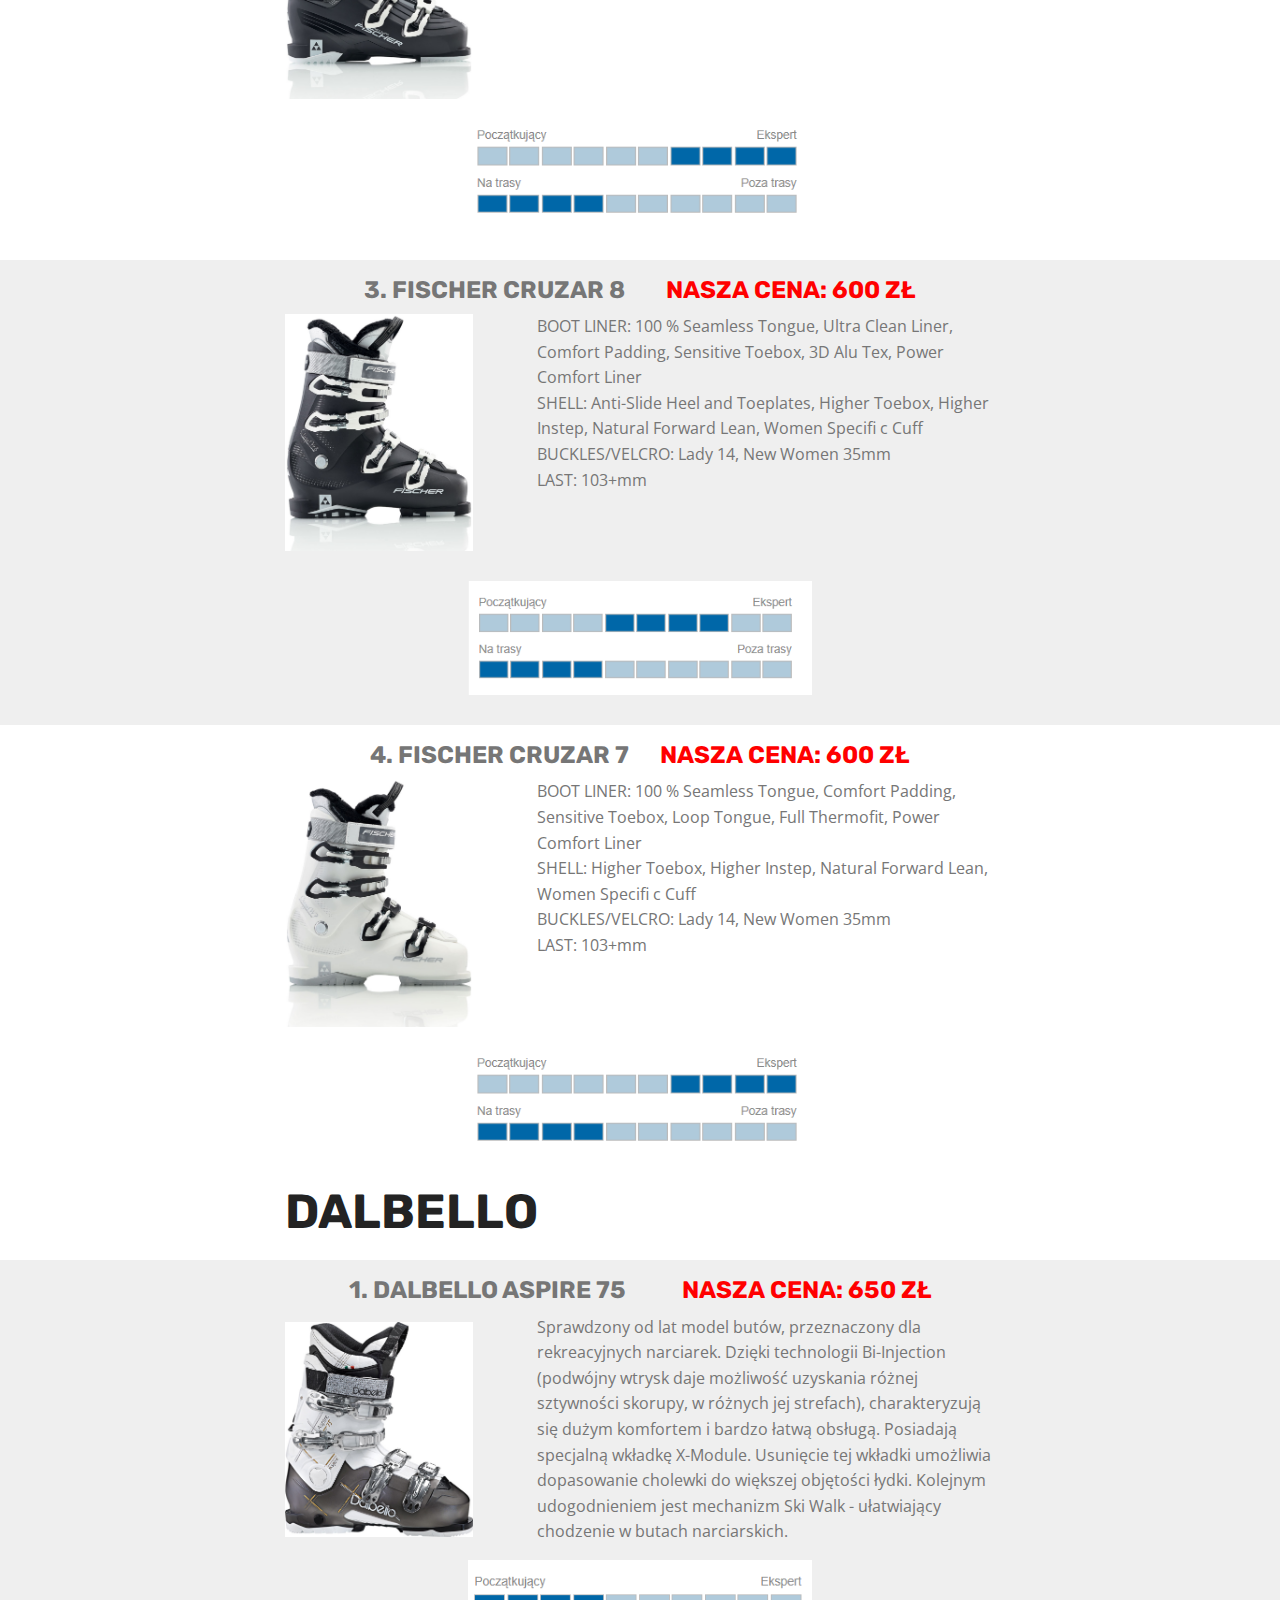
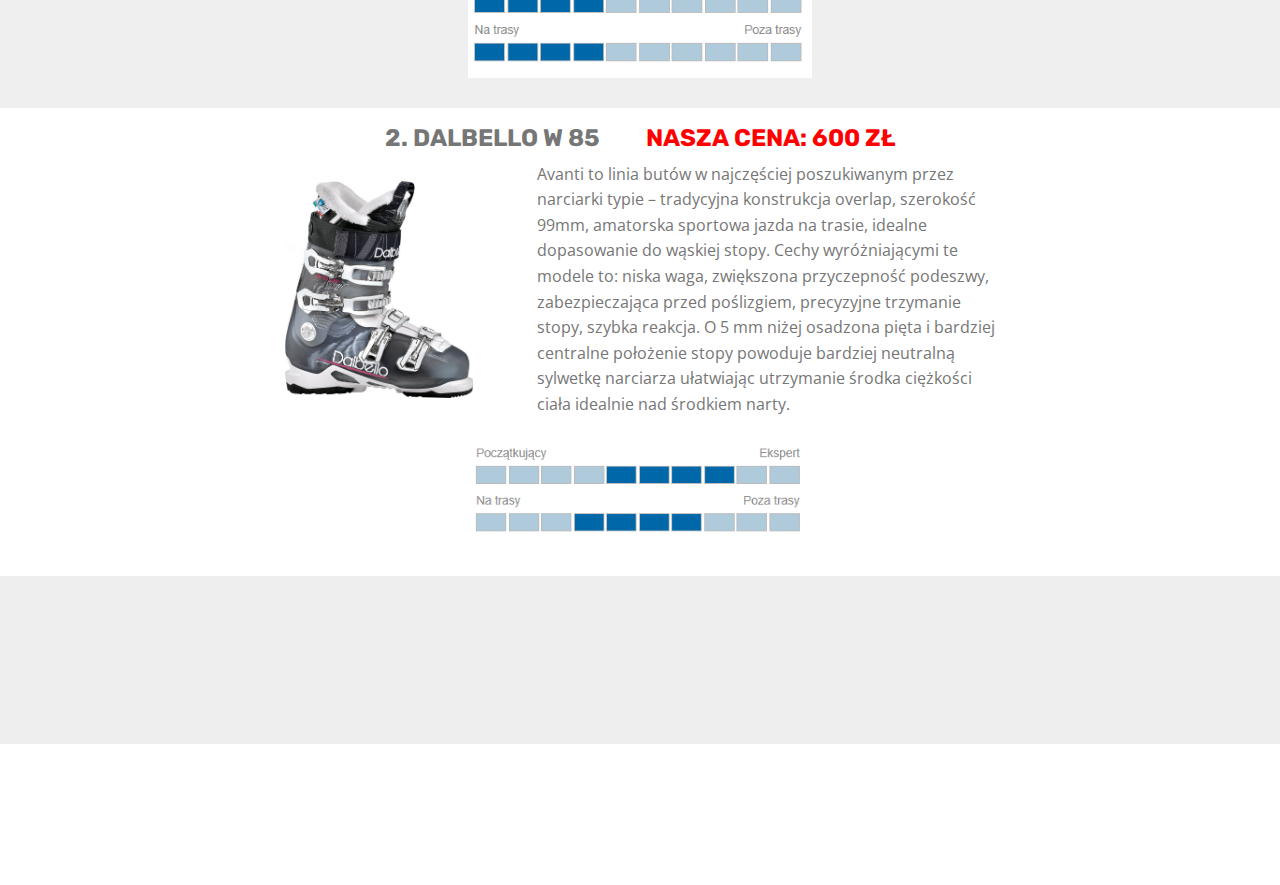
<file: bootsWomen.html>
<!DOCTYPE html>
<html>
<head>
  <!-- Site made with Mobirise Website Builder v4.3.2, https://mobirise.com -->
  <meta charset="UTF-8">
  <meta http-equiv="X-UA-Compatible" content="IE=edge">
  <meta name="generator" content="Mobirise v4.3.2, mobirise.com">
  <meta name="viewport" content="width=device-width, initial-scale=1">
  <link rel="shortcut icon" href="assets/images/logom1.png" type="">
  <meta name="keywords" content="narty, szkółka narciarska ;,serwis nart, naprawa nart rybnik, sprzedaż nart rybnik, serwis nart rybnik, narty rybnik">
  <meta name="description" content="PROFESJONALNY serwis narciarski, doświadczenie i KNOW HOW ze Szwajcarii i Niemiec. NARTY - nowe, używane.">
  <title>BUTY-DAMSKIE</title>
  <link rel="stylesheet" href="assets/web/assets/mobirise-icons/mobirise-icons.css">
  <link rel="stylesheet" href="assets/tether/tether.min.css">
  <link rel="stylesheet" href="assets/bootstrap/css/bootstrap.min.css">
  <link rel="stylesheet" href="assets/bootstrap/css/bootstrap-grid.min.css">
  <link rel="stylesheet" href="assets/bootstrap/css/bootstrap-reboot.min.css">
  <link rel="stylesheet" href="assets/socicon/css/styles.css">
  <link rel="stylesheet" href="assets/dropdown/css/style.css">
  <link rel="stylesheet" href="assets/theme/css/style.css">
  <link rel="stylesheet" href="assets/mobirise/css/mbr-additional.css" type="text/css">
  
  
  
</head>
<body>
<section class="menu cid-qxsOkBXui8" once="menu" id="menu1-8e" data-rv-view="4630">

    

    <nav class="navbar navbar-expand beta-menu navbar-dropdown align-items-center navbar-fixed-top navbar-toggleable-sm">
        <button class="navbar-toggler navbar-toggler-right" type="button" data-toggle="collapse" data-target="#navbarSupportedContent" aria-controls="navbarSupportedContent" aria-expanded="false" aria-label="Toggle navigation">
            <div class="hamburger">
                <span></span>
                <span></span>
                <span></span>
                <span></span>
            </div>
        </button>
        <div class="menu-logo">
            <div class="navbar-brand">
                <span class="navbar-logo">
                    <a href="index.html">
                         <img src="assets/images/logom1.png" alt="" title="" media-simple="true" style="height: 3.8rem;">
                    </a>
                </span>
                <span class="navbar-caption-wrap"><a class="navbar-caption text-primary display-4" href="contact.html">+48 32 422 3392 / &nbsp;606&nbsp;404&nbsp;782</a></span>
            </div>
        </div>
        <div class="collapse navbar-collapse" id="navbarSupportedContent">
            <ul class="navbar-nav nav-dropdown nav-right" data-app-modern-menu="true"><li class="nav-item">
                    <a class="nav-link link text-secondary display-4" href="AboutUs.html">O NAS</a>
                </li><li class="nav-item"><a class="nav-link link text-secondary display-4" href="services.html">
                        SERWIS</a></li><li class="nav-item dropdown"><a class="nav-link link text-secondary dropdown-toggle display-4" href="shop.html" data-toggle="dropdown-submenu" aria-expanded="false">
                        SKLEP</a><div class="dropdown-menu"><a class="text-secondary dropdown-item display-4" href="Shop.html" aria-expanded="false">NASZ SKLEP</a><a class="text-secondary dropdown-item display-4" href="equipment.html" aria-expanded="false">NARTY</a><div class="dropdown"><a class="text-secondary dropdown-item dropdown-toggle display-4" href="" aria-expanded="false" data-toggle="dropdown-submenu">BUTY</a><div class="dropdown-menu dropdown-submenu"><a class="text-secondary dropdown-item display-4" href="bootsmen.html" aria-expanded="false">MĘSKIE</a><a class="text-secondary dropdown-item display-4" href="bootsWomen.html" aria-expanded="false">DAMSKIE</a></div></div></div></li><li class="nav-item"><a class="nav-link link text-secondary display-4" href="gallery.html">GALERIA</a></li><li class="nav-item"><a class="nav-link link text-secondary display-4" href="school.html">
                        SZKÓŁKA NARCIARSKA</a></li><li class="nav-item"><a class="nav-link link text-secondary display-4" href="contact.html">KONTAKT</a></li></ul>
            
        </div>
    </nav>
</section>

<section class="engine"><a href=""></a></section><section class="mbr-section content5 cid-qxi1R4iE4V mbr-parallax-background" id="content5-7p" data-rv-view="4981">

    

    

    <div class="container">
        <div class="media-container-row">
            <div class="title col-12 col-md-8">
                
                
                
                
            </div>
        </div>
    </div>
</section>

<section class="mbr-section article content9 cid-qxsON7RSAh" id="content9-91" data-rv-view="4805">
    
     

    <div class="container">
        <div class="inner-container" style="width: 100%;">
            <hr class="line" style="width: 25%;">
            <div class="section1Title2">BUTY- DAMSKIE</div>
            <hr class="line" style="width: 25%;">
        </div>
        </div>
</section>

<section class="mbr-section content4 cid-qxhKnCCUT0" id="content4-7r" data-rv-view="4986">

    

    <div class="container">
        <div class="media-container-row">
            <div class="title col-12 col-md-8">
                <h2 class="align-center pb-3 mbr-fonts-style display-2"><strong>
                    HEAD</strong></h2>
                
                
            </div>
        </div>
    </div>
</section>

<section class="mbr-section content4 cid-qxhR3c0q9t" id="content4-7s" data-rv-view="4988">

    

    <div class="container">
        <div class="media-container-row">
            <div class="title col-12 col-md-8">
                
                <h3 class="mbr-section-subtitle align-center mbr-light mbr-fonts-style display-5"><strong>1. HEAD ADVANT EDGE &nbsp;75W &nbsp; &nbsp; &nbsp; </strong><span class="redText2">&nbsp;NASZA&nbsp;CENA:&nbsp;650&nbsp;ZŁ<span></h3>
                
            </div>
        </div>
    </div>
</section>

<section class="mbr-section content6 cid-qxi52wAkWV" id="content6-83" data-rv-view="4990">
    
     
    
    <div class="container">
        <div class="media-container-row">
            <div class="col-12 col-md-8">
                <div class="media-container-row">
                    <div class="mbr-figure" style="width: 50%;">
                      <img src="assets/images/items/advant_edge_75-w.jpg" alt="" title="" media-simple="true">  
                    </div>
                    <div class="media-content">
                        <div class="mbr-section-text">
                            <p class="mbr-text mb-0 mbr-fonts-style display-7">Advant Edge 75W jest damskim butem dla początkujących i średnio zaawansowanych. Dzięki specjalnej konstrukcji skorupy jego założenie jest banalnie proste a ponadto idealnie obejmuje łydkę. But wewnętrzny został wykończony miękkim materiałem i zapewnia odpowiednią temperaturę. Anatomiczne i perfekcyjne dopasowanie do stopy zabezpiecza przed punktami ucisku i zapewnia naturalny komfort. W skrócie: komfortowe arcydzieło wyposażone w sprawdzoną zaawansowaną technologię.</p>
                        </div>
                    </div>
                </div>
            </div>
        </div>
    </div>
</section>

<section class="cid-qxhPG2YEKu" id="image1-7u" data-rv-view="4992">

    

    <figure class="mbr-figure container">
            <div class="image-block" style="width: 31%;">
                <img src="assets/images/items/advantRate75.png" width="1400" alt="" title="" media-simple="true">
                
            </div>
    </figure>
</section>




<section class="mbr-section content4 cid-qxhKnCCUT0" id="content4-7r" data-rv-view="4986">

    

    <div class="container">
        <div class="media-container-row">
            <div class="title col-12 col-md-8">
                <h2 class="align-center pb-3 mbr-fonts-style display-2"><strong>
                    FISCHER</strong></h2>
                
                
            </div>
        </div>
    </div>
</section>

<section class="mbr-section content4 cid-qxhR3c0q9t" id="content4-7s" data-rv-view="4988">

    

    <div class="container">
        <div class="media-container-row">
            <div class="title col-12 col-md-8">
                
                <h3 class="mbr-section-subtitle align-center mbr-light mbr-fonts-style display-5"><strong>1.&nbsp;FISCHER&nbsp;RC&nbsp;Pro&nbsp;90&nbsp;W&nbsp;CF&nbsp;&nbsp;&nbsp;&nbsp;&nbsp;&nbsp;&nbsp;&nbsp;&nbsp;&nbsp;</strong><span class="redText2">NASZA&nbsp;CENA:&nbsp;650&nbsp;ZŁ<span></h3>
                
            </div>
        </div>
    </div>
</section>

<section class="mbr-section content6 cid-qxi52wAkWV" id="content6-83" data-rv-view="4990">
    
     
    
    <div class="container">
        <div class="media-container-row">
            <div class="col-12 col-md-8">
                <div class="media-container-row">
                    <div class="mbr-figure" style="width: 50%;">
                      <img src="assets/images/items/rc_pro_w_90_vff.jpg" alt="" title="" media-simple="true">  
                    </div>
                    <div class="media-content">
                        <div class="mbr-section-text">
                            <p class="mbr-text mb-0 mbr-fonts-style display-7">To łatwość zakładania i super wygoda są wyróżnikiem tego buta. Botki AFZ zapewniają maksymalne uczucie ciepła i doskonałe trzymanie stopy.<br>Dzięki nowej uniesionej podeszwie masz możliwość dużo bezpieczniej przemieszczać się po zaśnieżonych powierzchniach, co zawsze było problemem. Tylnia i przednia część podeszwy pokryta jest specjalną miękką gumą, która zapewnia większą przyczepność na śliskiej nawierzchni.</p>
                        </div>
                    </div>
                </div>
            </div>
        </div>
    </div>
</section>

<section class="cid-qxhPG2YEKu" id="image1-7u" data-rv-view="4992">

    

    <figure class="mbr-figure container">
            <div class="image-block" style="width: 31%;">
                <img src="assets/images/fboot1rate-409x136.png" width="1400" alt="" title="" media-simple="true">
                
            </div>
    </figure>
</section>

<section class="mbr-section content4 cid-qxi62kYzZD" id="content4-84" data-rv-view="4994">

    

    <div class="container">
        <div class="media-container-row">
            <div class="title col-12 col-md-8">
                
                <h3 class="mbr-section-subtitle align-center mbr-light mbr-fonts-style display-5"><strong>2.&nbsp;FISCHER&nbsp;ZEPHYR&nbsp;11&nbsp;VACUUM&nbsp;&nbsp;&nbsp;&nbsp;&nbsp;</strong>&nbsp;<span class="redText2">NASZA&nbsp;CENA:&nbsp;690&nbsp;ZŁ</span></h3>
                
            </div>
        </div>
    </div>
</section>

<section class="mbr-section content6 cid-qxi9TDZAeC" id="content6-8b" data-rv-view="4996">
    
     
    
    <div class="container">
        <div class="media-container-row">
            <div class="col-12 col-md-8">
                <div class="media-container-row">
                    <div class="mbr-figure" style="width: 50%;">
                      <img src="assets/images/items/zephr-11.jpg" alt="" title="" media-simple="true">  
                    </div>
                    <div class="media-content">
                        <div class="mbr-section-text">
                            <p class="mbr-text mb-0 mbr-fonts-style display-7">BOOT LINER: Full Custom Thermo Toebox, Ultralon Padding, Heat System Ready, Ultra Clean Liner, Loop Tonguel, Full Thermofit<br>SHELL: VACU-PLAST, Maximum Power Transfer, On Center Position, Original V-Position, Women Specific Cuff</p>
                        </div>
                    </div>
                </div>
            </div>
        </div>
    </div>
</section>

<section class="cid-qxi63Lm8xX" id="image1-86" data-rv-view="4998">

    

    <figure class="mbr-figure container">
            <div class="image-block" style="width: 31%;">
                <img src="assets/images/fbot2rate-401x134.png" width="1400" alt="" title="" media-simple="true">
                
            </div>
    </figure>
</section>

<section class="mbr-section content4 cid-qxi8cnvsKD" id="content4-8a" data-rv-view="5000">

    

    <div class="container">
        <div class="media-container-row">
            <div class="title col-12 col-md-8">
                
               
                
            </div>
        </div>
    </div>
</section>

<section class="mbr-section content4 cid-qxi64WbtA1" id="content4-87" data-rv-view="5002">

    

    <div class="container">
        <div class="media-container-row">
            <div class="title col-12 col-md-8">
                
                <h3 class="mbr-section-subtitle align-center mbr-light mbr-fonts-style display-5"><strong>3. FISCHER CRUZAR 8      &nbsp; &nbsp; &nbsp;&nbsp;</strong>&nbsp;<span class="redText2">NASZA&nbsp;CENA:&nbsp;600&nbsp;ZŁ</span></h3>
                
            </div>
        </div>
    </div>
</section>

<section class="mbr-section content6 cid-qxi9VAWmEd" id="content6-8c" data-rv-view="5004">
    
     
    
    <div class="container">
        <div class="media-container-row">
            <div class="col-12 col-md-8">
                <div class="media-container-row">
                    <div class="mbr-figure" style="width: 50%;">
                      <img src="assets/images/items/cruzar-w-8.jpg" alt="" title="" media-simple="true">  
                    </div>
                    <div class="media-content">
                        <div class="mbr-section-text">
                            <p class="mbr-text mb-0 mbr-fonts-style display-7">BOOT LINER: 100 % Seamless Tongue, Ultra Clean Liner, Comfort Padding, Sensitive Toebox, 3D Alu Tex, Power Comfort Liner<br>SHELL: Anti-Slide Heel and Toeplates, Higher Toebox, Higher Instep, Natural Forward Lean, Women Specifi c Cuff<br>BUCKLES/VELCRO: Lady 14, New Women 35mm<br>LAST: 103+mm</p>
                        </div>
                    </div>
                </div>
            </div>
        </div>
    </div>
</section>

<section class="cid-qxi66pBSaO" id="image1-89" data-rv-view="5006">

    

    <figure class="mbr-figure container">
            <div class="image-block" style="width: 31%;">
                <img src="assets/images/fboot1rate-409x136.png" width="1400" alt="" title="" media-simple="true">
                
            </div>
    </figure>
</section>
<section class="mbr-section content4 cid-qxi62kYzZD" id="content4-84" data-rv-view="4994">

    

    <div class="container">
        <div class="media-container-row">
            <div class="title col-12 col-md-8">
                
                <h3 class="mbr-section-subtitle align-center mbr-light mbr-fonts-style display-5"><strong>4. FISCHER CRUZAR 7 &nbsp; &nbsp; </strong>&nbsp;<span class="redText2">NASZA&nbsp;CENA:&nbsp;600&nbsp;ZŁ</span></h3>
                
            </div>
        </div>
    </div>
</section>

<section class="mbr-section content6 cid-qxi9TDZAeC" id="content6-8b" data-rv-view="4996">
    
     
    
    <div class="container">
        <div class="media-container-row">
            <div class="col-12 col-md-8">
                <div class="media-container-row">
                    <div class="mbr-figure" style="width: 50%;">
                      <img src="assets/images/items/cruzar-w-7.jpg" alt="" title="" media-simple="true">  
                    </div>
                    <div class="media-content">
                        <div class="mbr-section-text">
                            <p class="mbr-text mb-0 mbr-fonts-style display-7">BOOT LINER: 100 % Seamless Tongue, Comfort Padding, Sensitive Toebox, Loop Tongue, Full Thermofit, Power Comfort Liner<br>SHELL:  Higher Toebox, Higher Instep, Natural Forward Lean, Women Specifi c Cuff<br>BUCKLES/VELCRO: Lady 14, New Women 35mm<br>LAST: 103+mm</p>
                        </div>
                    </div>
                </div>
            </div>
        </div>
    </div>
</section>

<section class="cid-qxi63Lm8xX" id="image1-86" data-rv-view="4998">

    

    <figure class="mbr-figure container">
            <div class="image-block" style="width: 31%;">
                <img src="assets/images/fbot2rate-401x134.png" width="1400" alt="" title="" media-simple="true">
                
            </div>
    </figure>
</section>

<section class="mbr-section content4 cid-qxi8cnvsKD" id="content4-8a" data-rv-view="5000">

    

    <div class="container">
        <div class="media-container-row">
            <div class="title col-12 col-md-8">
                
               
                
            </div>
        </div>
    </div>
</section>

<section class="mbr-section content4 cid-qxhKnCCUT0" id="content4-7r" data-rv-view="4986">

    

    <div class="container">
        <div class="media-container-row">
            <div class="title col-12 col-md-8">
                <h2 class="align-center pb-3 mbr-fonts-style display-2"><strong>
                    DALBELLO</strong></h2>
                
                
            </div>
        </div>
    </div>
</section>

<section class="mbr-section content4 cid-qxhR3c0q9t" id="content4-7s" data-rv-view="4988">

    

    <div class="container">
        <div class="media-container-row">
            <div class="title col-12 col-md-8">
                
                <h3 class="mbr-section-subtitle align-center mbr-light mbr-fonts-style display-5"><strong>1. DALBELLO ASPIRE 75 &nbsp; &nbsp; &nbsp; &nbsp; </strong>&nbsp;<span class="redText2">&nbsp;NASZA&nbsp;CENA:&nbsp;650&nbsp;ZŁ<span></h3>
                
            </div>
        </div>
    </div>
</section>

<section class="mbr-section content6 cid-qxi52wAkWV" id="content6-83" data-rv-view="4990">
    
     
    
    <div class="container">
        <div class="media-container-row">
            <div class="col-12 col-md-8">
                <div class="media-container-row">
                    <div class="mbr-figure" style="width: 50%;">
                      <img src="assets/images/items/btw-aspire-75.jpg" alt="" title="" media-simple="true">  
                    </div>
                    <div class="media-content">
                        <div class="mbr-section-text">
                            <p class="mbr-text mb-0 mbr-fonts-style display-7">Sprawdzony od lat model butów, przeznaczony dla rekreacyjnych narciarek. Dzięki technologii Bi-Injection (podwójny wtrysk daje możliwość uzyskania różnej sztywności skorupy, w różnych jej strefach), charakteryzują się dużym komfortem i bardzo łatwą obsługą. Posiadają specjalną wkładkę X-Module. Usunięcie tej wkładki umożliwia dopasowanie cholewki do większej objętości łydki. Kolejnym udogodnieniem jest mechanizm Ski Walk - ułatwiający chodzenie w butach narciarskich. </p>
                        </div>
                    </div>
                </div>
            </div>
        </div>
    </div>
</section>

<section class="cid-qxhPG2YEKu" id="image1-7u" data-rv-view="4992">

    

    <figure class="mbr-figure container">
            <div class="image-block" style="width: 31%;">
                <img src="assets/images/items/aspireRate.png" width="1400" alt="" title="" media-simple="true">
                
            </div>
    </figure>
</section>

<section class="mbr-section content4 cid-qxi62kYzZD" id="content4-84" data-rv-view="4994">

    

    <div class="container">
        <div class="media-container-row">
            <div class="title col-12 col-md-8">
                
                <h3 class="mbr-section-subtitle align-center mbr-light mbr-fonts-style display-5"><strong>2. DALBELLO W 85 &nbsp; &nbsp; &nbsp; &nbsp;</strong>&nbsp;<span class="redText2">NASZA&nbsp;CENA:&nbsp;600&nbsp;ZŁ</span></h3>
                
            </div>
        </div>
    </div>
</section>

<section class="mbr-section content6 cid-qxi9TDZAeC" id="content6-8b" data-rv-view="4996">
    
     
    
    <div class="container">
        <div class="media-container-row">
            <div class="col-12 col-md-8">
                <div class="media-container-row">
                    <div class="mbr-figure" style="width: 50%;">
                      <img src="assets/images/items/avanti-w-85.jpg" alt="" title="" media-simple="true">  
                    </div>
                    <div class="media-content">
                        <div class="mbr-section-text">
                            <p class="mbr-text mb-0 mbr-fonts-style display-7">Avanti to linia butów w najczęściej poszukiwanym przez narciarki typie – tradycyjna konstrukcja overlap, szerokość 99mm, amatorska sportowa jazda na trasie, idealne dopasowanie do wąskiej stopy. Cechy wyróżniającymi te modele to: niska waga, zwiększona przyczepność podeszwy, zabezpieczająca przed poślizgiem, precyzyjne trzymanie stopy, szybka reakcja. O 5 mm niżej osadzona pięta i bardziej centralne położenie stopy powoduje bardziej neutralną sylwetkę narciarza ułatwiając utrzymanie środka ciężkości ciała idealnie nad środkiem narty.</p>
                        </div>
                    </div>
                </div>
            </div>
        </div>
    </div>
</section>

<section class="cid-qxi63Lm8xX" id="image1-86" data-rv-view="4998">

    

    <figure class="mbr-figure container">
            <div class="image-block" style="width: 31%;">
                <img src="assets/images/items/w90Rate.png" width="1400" alt="" title="" media-simple="true">
                
            </div>
    </figure>
</section>

<section class="mbr-section content5 cid-qxi1jDql0m mbr-parallax-background" id="content5-81" data-rv-view="5008">

    

    

    <div class="container">
        <div class="media-container-row">
            <div class="title col-12 col-md-8">
                <h2 class="align-center mbr-bold mbr-white pb-3 mbr-fonts-style display-1"></h2>
                <h3 class="mbr-section-subtitle align-center mbr-light mbr-white pb-3 mbr-fonts-style display-5"></h3>
                
                
            </div>
        </div>
    </div>
</section>

<section once="" class="cid-qxsQgNCYdc mbr-reveal" id="footer7-96" data-rv-view="4823">

    

    

    <div class="container">

        
        <div class="media-container-row align-center mbr-white">
            <div class="row">
                <ul class="foot-menu">
                    
                    
                    
                    
                    
                <li class="foot-menu-item mbr-fonts-style display-7"><a href="AboutUs.html" class="text-white">O NAS</a></li><li class="foot-menu-item mbr-fonts-style display-7"><a href="services.html" class="text-white">SERWIS</a></li><li class="foot-menu-item mbr-fonts-style display-7"><a href="gallery.html" class="text-white">GALERIA</a></li><li class="foot-menu-item mbr-fonts-style display-7"><a href="contact.html" class="text-white">KONTAKT</a></li></ul>
            </div>
            
            <div class="row row-copirayt">
                <p class="mbr-text mb-0 mbr-fonts-style mbr-white display-7">
                    © Copyright 2017 &nbsp;- All Rights Reserved
                </p>
            </div>
        </div>
    </div>
</section>


  <script src="assets/web/assets/jquery/jquery.min.js"></script>
  <script src="assets/popper/popper.min.js"></script>
  <script src="assets/tether/tether.min.js"></script>
  <script src="assets/bootstrap/js/bootstrap.min.js"></script>
  <script src="assets/dropdown/js/script.min.js"></script>
  <script src="assets/touch-swipe/jquery.touch-swipe.min.js"></script>
  <script src="assets/jarallax/jarallax.min.js"></script>
  <script src="assets/smooth-scroll/smooth-scroll.js"></script>
  <script src="assets/theme/js/script.js"></script>
  
  
</body>
</html>
</file>
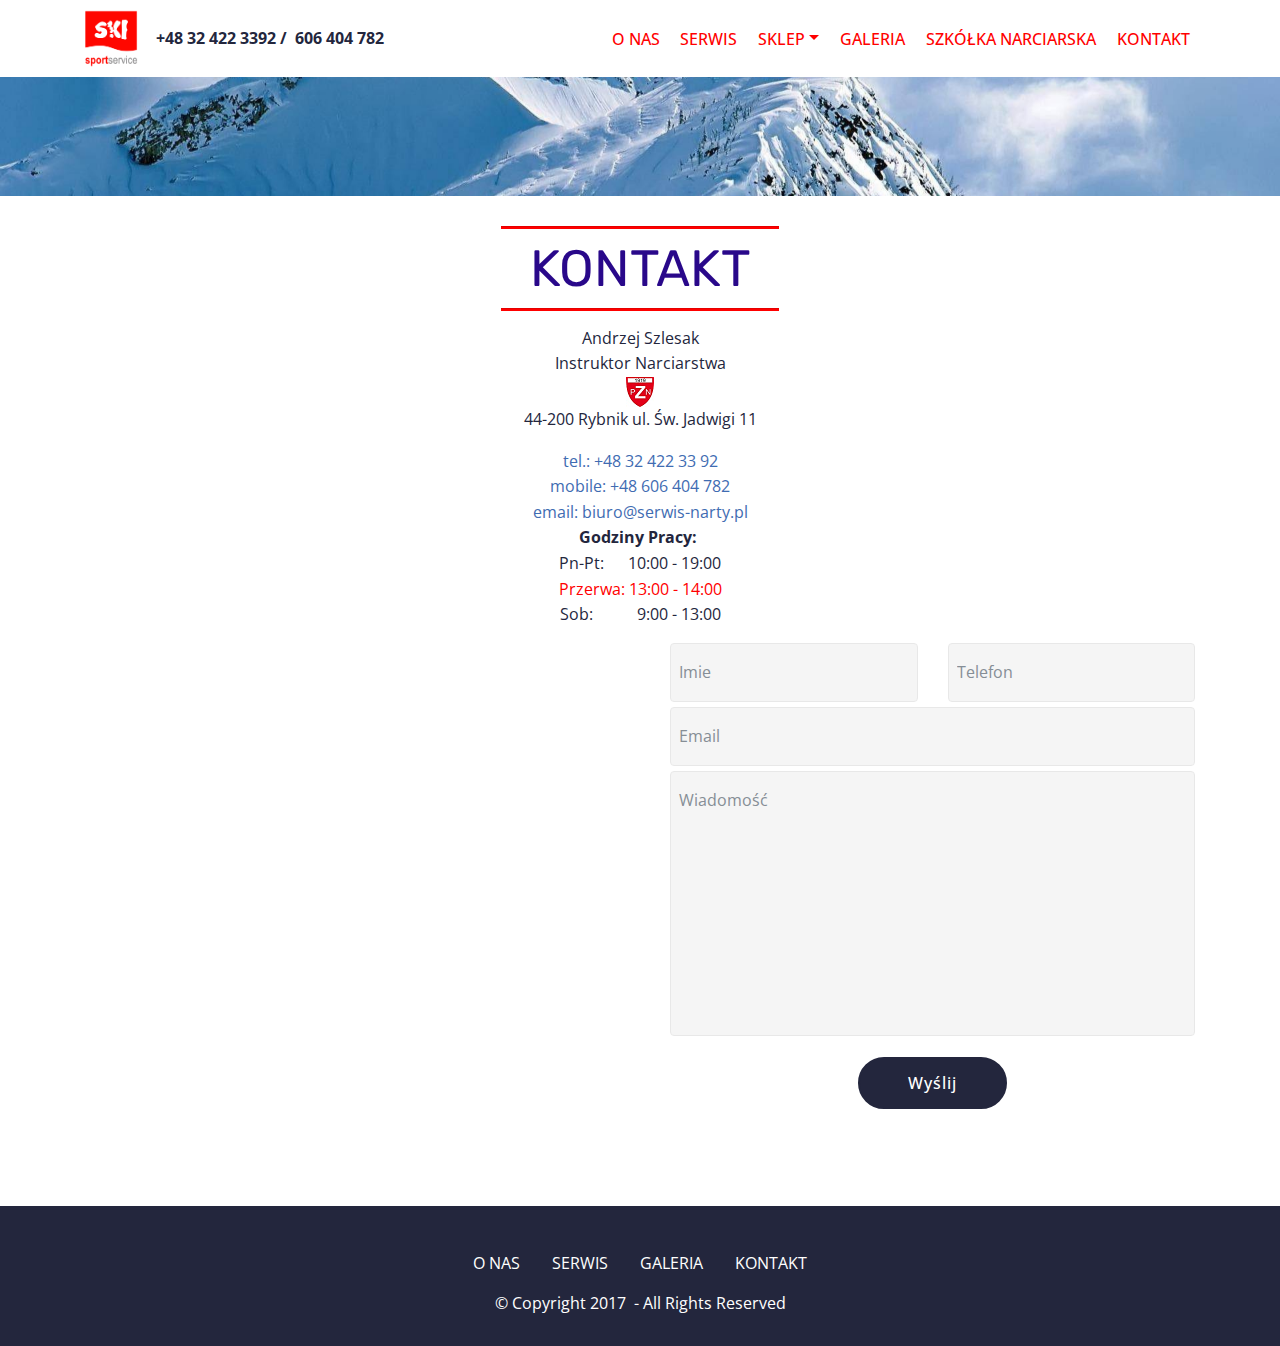
<file: contact.html>
<!DOCTYPE html>
<html>
<head>
  <!-- Site made with Mobirise Website Builder v4.3.2, https://mobirise.com -->
  <meta charset="UTF-8">
  <meta http-equiv="X-UA-Compatible" content="IE=edge">
  <meta name="generator" content="Mobirise v4.3.2, mobirise.com">
  <meta name="viewport" content="width=device-width, initial-scale=1">
  <link rel="shortcut icon" href="assets/images/logom1.png" type="">
  <meta name="keywords" content="narty, szkółka narciarska ;,serwis nart, naprawa nart rybnik, sprzedaż nart rybnik, serwis nart rybnik, narty rybnik">
  <meta name="description" content="PROFESJONALNY serwis narciarski, doświadczenie i KNOW HOW ze Szwajcarii i Niemiec. NARTY - nowe, używane.">
  <title>KONTAKT</title>
  <link rel="stylesheet" href="assets/web/assets/mobirise-icons/mobirise-icons.css">
  <link rel="stylesheet" href="assets/tether/tether.min.css">
  <link rel="stylesheet" href="assets/bootstrap/css/bootstrap.min.css">
  <link rel="stylesheet" href="assets/bootstrap/css/bootstrap-grid.min.css">
  <link rel="stylesheet" href="assets/bootstrap/css/bootstrap-reboot.min.css">
  <link rel="stylesheet" href="assets/socicon/css/styles.css">
  <link rel="stylesheet" href="assets/dropdown/css/style.css">
  <link rel="stylesheet" href="assets/theme/css/style.css">
  <link rel="stylesheet" href="assets/mobirise/css/mbr-additional.css" type="text/css">
  
  
  
</head>
<body>
<section class="menu cid-qxsOkBXui8" once="menu" id="menu1-8e" data-rv-view="4630">

    

    <nav class="navbar navbar-expand beta-menu navbar-dropdown align-items-center navbar-fixed-top navbar-toggleable-sm">
        <button class="navbar-toggler navbar-toggler-right" type="button" data-toggle="collapse" data-target="#navbarSupportedContent" aria-controls="navbarSupportedContent" aria-expanded="false" aria-label="Toggle navigation">
            <div class="hamburger">
                <span></span>
                <span></span>
                <span></span>
                <span></span>
            </div>
        </button>
        <div class="menu-logo">
            <div class="navbar-brand">
                <span class="navbar-logo">
                    <a href="index.html">
                         <img src="assets/images/logom1.png" alt="" title="" media-simple="true" style="height: 3.8rem;">
                    </a>
                </span>
                <span class="navbar-caption-wrap"><a class="navbar-caption text-primary display-4" href="contact.html">+48 32 422 3392 / &nbsp;606&nbsp;404&nbsp;782</a></span>
            </div>
        </div>
        <div class="collapse navbar-collapse" id="navbarSupportedContent">
            <ul class="navbar-nav nav-dropdown nav-right" data-app-modern-menu="true"><li class="nav-item">
                    <a class="nav-link link text-secondary display-4" href="AboutUs.html">O NAS</a>
                </li><li class="nav-item"><a class="nav-link link text-secondary display-4" href="services.html">
                        SERWIS</a></li><li class="nav-item dropdown"><a class="nav-link link text-secondary dropdown-toggle display-4" href="shop.html" data-toggle="dropdown-submenu" aria-expanded="false">
                        SKLEP</a><div class="dropdown-menu"><a class="text-secondary dropdown-item display-4" href="Shop.html" aria-expanded="false">NASZ SKLEP</a><a class="text-secondary dropdown-item display-4" href="equipment.html" aria-expanded="false">NARTY</a><div class="dropdown"><a class="text-secondary dropdown-item dropdown-toggle display-4" href="" aria-expanded="false" data-toggle="dropdown-submenu">BUTY</a><div class="dropdown-menu dropdown-submenu"><a class="text-secondary dropdown-item display-4" href="bootsmen.html" aria-expanded="false">MĘSKIE</a><a class="text-secondary dropdown-item display-4" href="bootsWomen.html" aria-expanded="false">DAMSKIE</a></div></div></div></li><li class="nav-item"><a class="nav-link link text-secondary display-4" href="gallery.html">GALERIA</a></li><li class="nav-item"><a class="nav-link link text-secondary display-4" href="school.html">
                        SZKÓŁKA NARCIARSKA</a></li><li class="nav-item"><a class="nav-link link text-secondary display-4" href="contact.html">KONTAKT</a></li></ul>
            
        </div>
    </nav>
</section>

<section class="engine"><"></a></section><section class="mbr-section content5 cid-qxi1ZzIreX mbr-parallax-background" id="content5-7m" data-rv-view="5218">

    

    

    <div class="container">
        <div class="media-container-row">
            <div class="title col-12 col-md-8">
                
                
                
                
            </div>
        </div>
    </div>
</section>

<section class="mbr-section article content9 cid-qxK23TnDYj" id="content9-9t" data-rv-view="4812">
    
     

    <div class="container">
        <div class="inner-container" style="width: 100%;">
            <hr class="line" style="width: 25%;">
            <div class="section1Title">KONTAKT</div>
            <hr class="line" style="width: 25%;">
        </div>
        </div>

<section class="mbr-section article content1 cid-qxK2scnhrV" id="content1-9u" data-rv-view="4814">
    
     

    <div class="container">
        <div class="media-container-row">
            <div class="mbr-text col-12 col-md-8 mbr-fonts-style display-7"><div>Andrzej Szlesak</div><div><span style="font-size: 1rem;">Instruktor Narciarstwa</span></div>
            <div>
                    <img src="assets/images/PZN3.png" alt="">
            </div>
            </div>
        </div>
    </div>
</section>

<section class="mbr-section article content1 cid-qxK7D6s2LQ" id="content1-a8" data-rv-view="4815">
    
     

    <div class="container">
        <div class="media-container-row">
            <div class="mbr-text col-12 col-md-8 mbr-fonts-style display-7"><p>44-200 Rybnik ul. Św. Jadwigi 11</p></div>
        </div>
    </div>
</section>

<section class="mbr-section article content1 cid-qxK8AvhOOZ" id="content1-ac" data-rv-view="4816">
    
     

    <div class="container">
        <div class="media-container-row">
            <div class="mbr-text col-12 col-md-8 mbr-fonts-style display-7"><div>tel.: +48 32 422 33 92</div><div><span style="font-size: 1rem;">mobile: +48 606 404 782</span></div><div><span style="font-size: 1rem;">email: biuro@serwis-narty.pl</span></div></div>
        </div>
    </div>
</section>

<section class="mbr-section article content1 cid-qxKbI0Jeiq" id="content1-ad" data-rv-view="4817">
    
     

    <div class="container">
        <div class="media-container-row">
            <div class="mbr-text col-12 col-md-8 mbr-fonts-style display-7"><div><strong>
<span style="font-size: 1rem;">Godziny Pracy:&nbsp;</span></strong></div><div>Pn-Pt: &nbsp; &nbsp; &nbsp;10:00 - 19:00</div></div>
        </div>
    </div>
</section>

<section class="mbr-section article content1 cid-qxKcbdQrO0" id="content1-ae" data-rv-view="4818">
    
     

    <div class="container">
        <div class="media-container-row">
            <div class="mbr-text col-12 col-md-8 mbr-fonts-style display-7"><div>Przerwa: 13:00 - 14:00</div></div>
        </div>
    </div>
</section>

<section class="mbr-section article content1 cid-qxKcqjMV3i" id="content1-af" data-rv-view="4819">
    
     

    <div class="container">
        <div class="media-container-row">
            <div class="mbr-text col-12 col-md-8 mbr-fonts-style display-7"><div><span style="font-size: 1rem;">Sob:&nbsp;&nbsp; &nbsp; &nbsp; &nbsp; &nbsp; 9:00 - 13:00</span></div></div>
        </div>
    </div>
</section>

<section class="mbr-section form4 cid-qxsOVneJus" id="form4-94" data-rv-view="4820">

    

    
    <div class="container">
        <div class="row">
            <div class="col-md-6">
                <div class="google-map"><iframe frameborder="0" style="border:0" src="https://www.google.com/maps/embed/v1/place?key=AIzaSyA0Dx_boXQiwvdz8sJHoYeZNVTdoWONYkU&amp;q=place_id:ChIJ808o_SZPEUcRZUQhqjwNLz4" allowfullscreen=""></iframe></div>
            </div>
            <div class="col-md-6">
                

                <div data-form-type="formoid">
                    <div data-form-alert="" hidden="">Dziekujemy!</div>
                    <form class="block mbr-form" action="https://mobirise.com/" method="post" data-form-title="SERWIS NARTY Form"><input type="hidden" data-form-email="true" value="RbcKlly/w854YqFpoXE/mISoQT3t0UU+GWk++pmX+nHiJAo2xwcRl4087xJI7vHaxmJwNXNXcD07QfQqVcCTTwfZNqUgTYXkJQFSnZKUjCvSkidVRIgSKoDDYRJ1pw+K">
                        <div class="row">
                            <div class="col-md-6 multi-horizontal" data-for="name">
                                <input type="text" class="form-control input" name="name" data-form-field="Name" placeholder="Imie " required="" id="name-form4-94">
                            </div>
                            <div class="col-md-6 multi-horizontal" data-for="phone">
                                <input type="text" class="form-control input" name="phone" data-form-field="Phone" placeholder="Telefon" required="" id="phone-form4-94">
                            </div>
                            <div class="col-md-12" data-for="email">
                                <input type="text" class="form-control input" name="email" data-form-field="Email" placeholder="Email" required="" id="email-form4-94">
                            </div>
                            <div class="col-md-12" data-for="message">
                                <textarea class="form-control input" name="message" rows="10" data-form-field="Message" placeholder="Wiadomość" style="resize:none" id="message-form4-94"></textarea>
                            </div>
                            <div class="input-group-btn col-md-12" style="margin-top: 10px;"><button href="" type="submit" class="btn btn-form btn-primary display-4">Wyślij</button></div>
                        </div>
                    </form>
                </div>
            </div>
        </div>
    </div>
</section>

<section once="" class="cid-qxsQgNCYdc mbr-reveal" id="footer7-96" data-rv-view="4823">

    

    

    <div class="container">
        <div class="media-container-row align-center mbr-white">
            <div class="row">
                <ul class="foot-menu">
                    
                    
                    
                    
                    
                <li class="foot-menu-item mbr-fonts-style display-7"><a href="AboutUs.html" class="text-white">O NAS</a></li><li class="foot-menu-item mbr-fonts-style display-7"><a href="services.html" class="text-white">SERWIS</a></li><li class="foot-menu-item mbr-fonts-style display-7"><a href="gallery.html" class="text-white">GALERIA</a></li><li class="foot-menu-item mbr-fonts-style display-7"><a href="contact.html" class="text-white">KONTAKT</a></li></ul>
            </div>
            
            <div class="row row-copirayt">
                <p class="mbr-text mb-0 mbr-fonts-style mbr-white display-7">
                    © Copyright 2017 &nbsp;- All Rights Reserved
                </p>
            </div>
        </div>
    </div>
</section>



  <script src="assets/web/assets/jquery/jquery.min.js"></script>
  <script src="assets/popper/popper.min.js"></script>
  <script src="assets/tether/tether.min.js"></script>
  <script src="assets/bootstrap/js/bootstrap.min.js"></script>
  <script src="assets/smooth-scroll/smooth-scroll.js"></script>
  <script src="assets/touch-swipe/jquery.touch-swipe.min.js"></script>
  <script src="assets/jarallax/jarallax.min.js"></script>
  <script src="assets/dropdown/js/script.min.js"></script>
  <script src="assets/theme/js/script.js"></script>
  <script src="assets/formoid/formoid.min.js"></script>
  
  
</body>
</html>
</file>
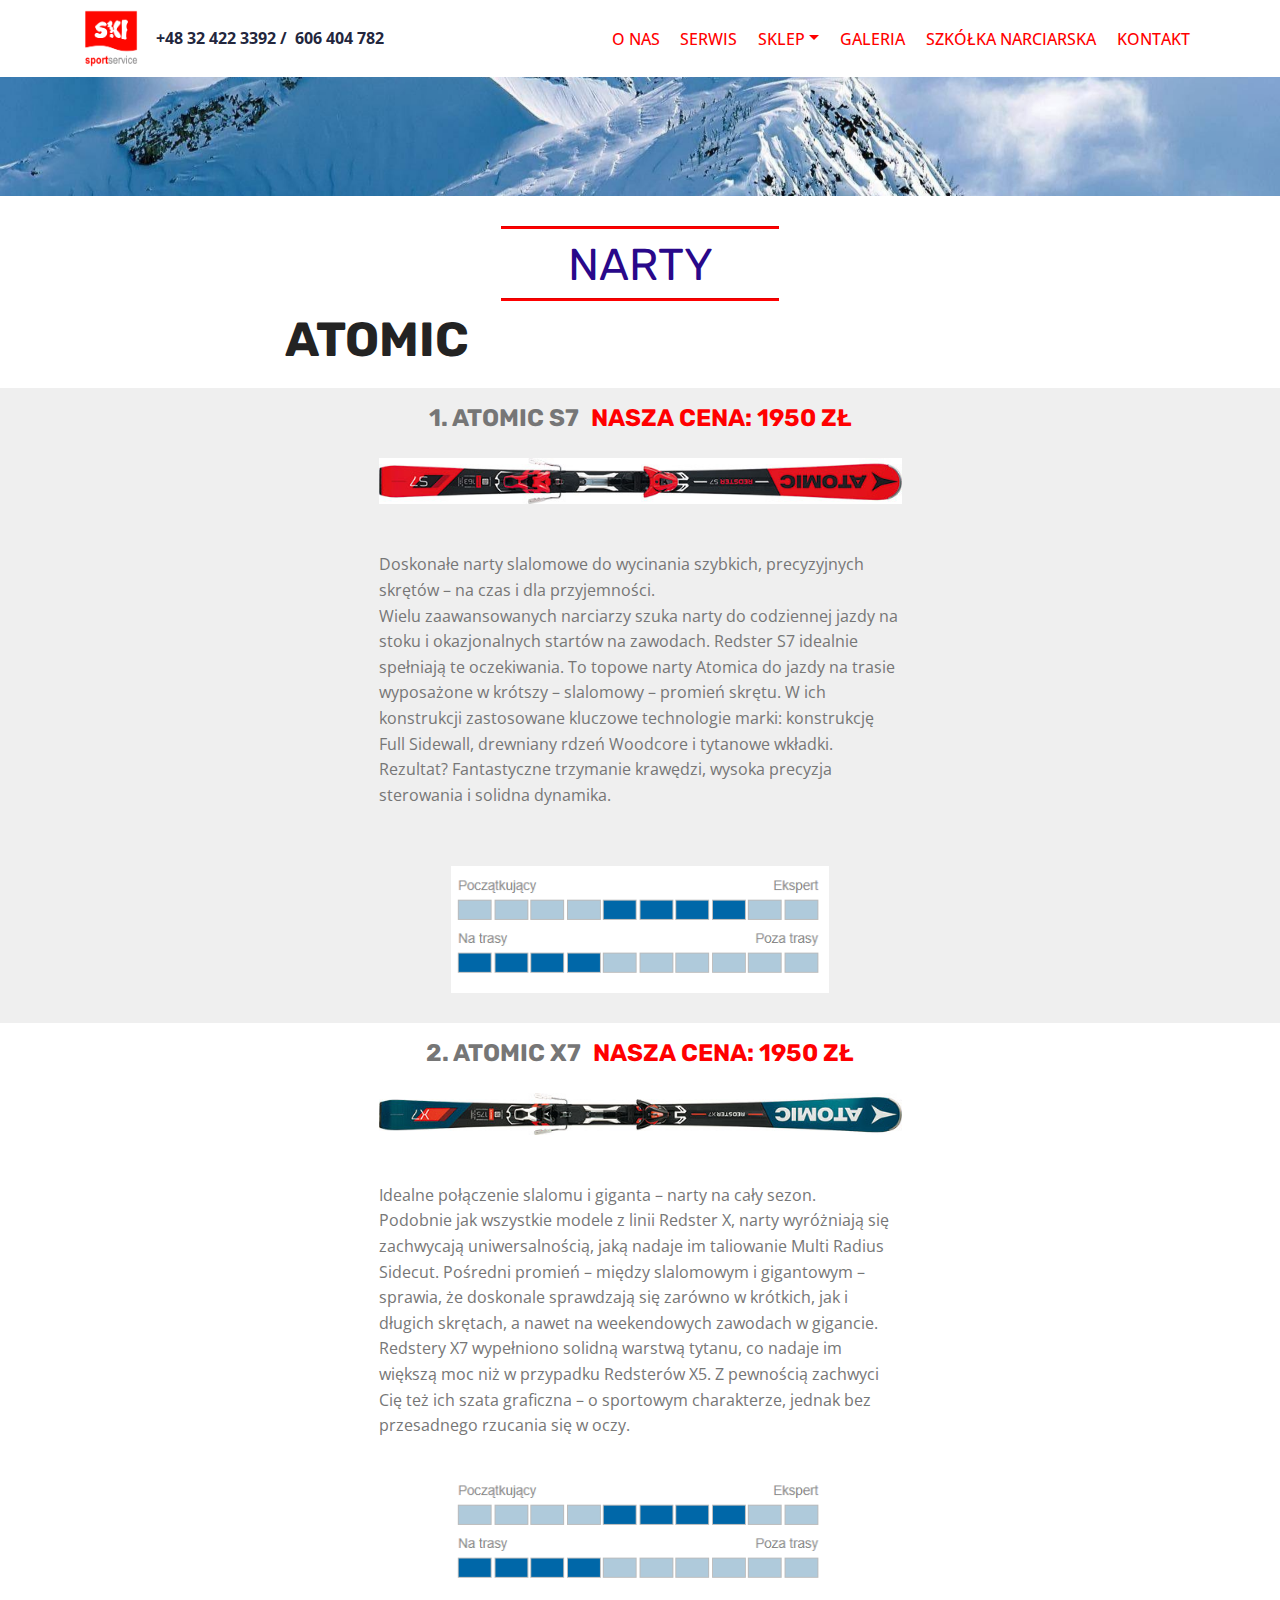
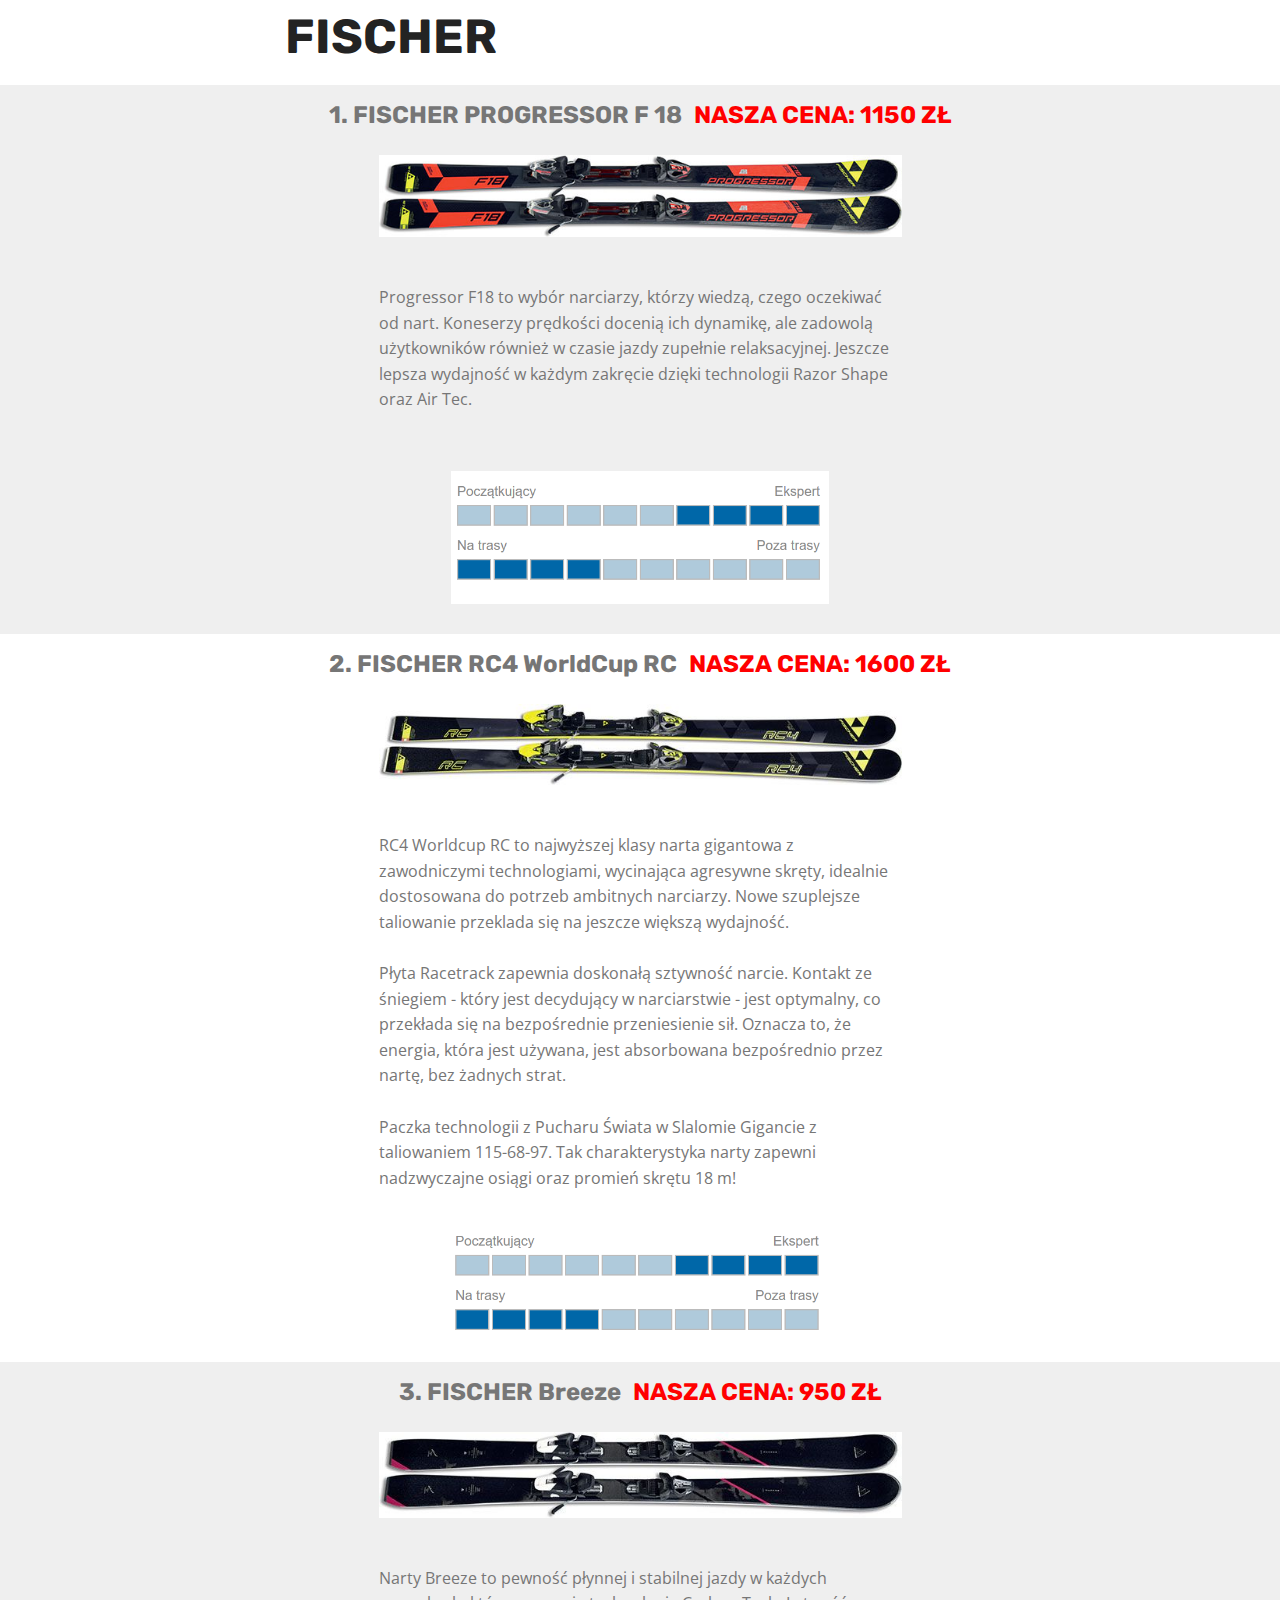
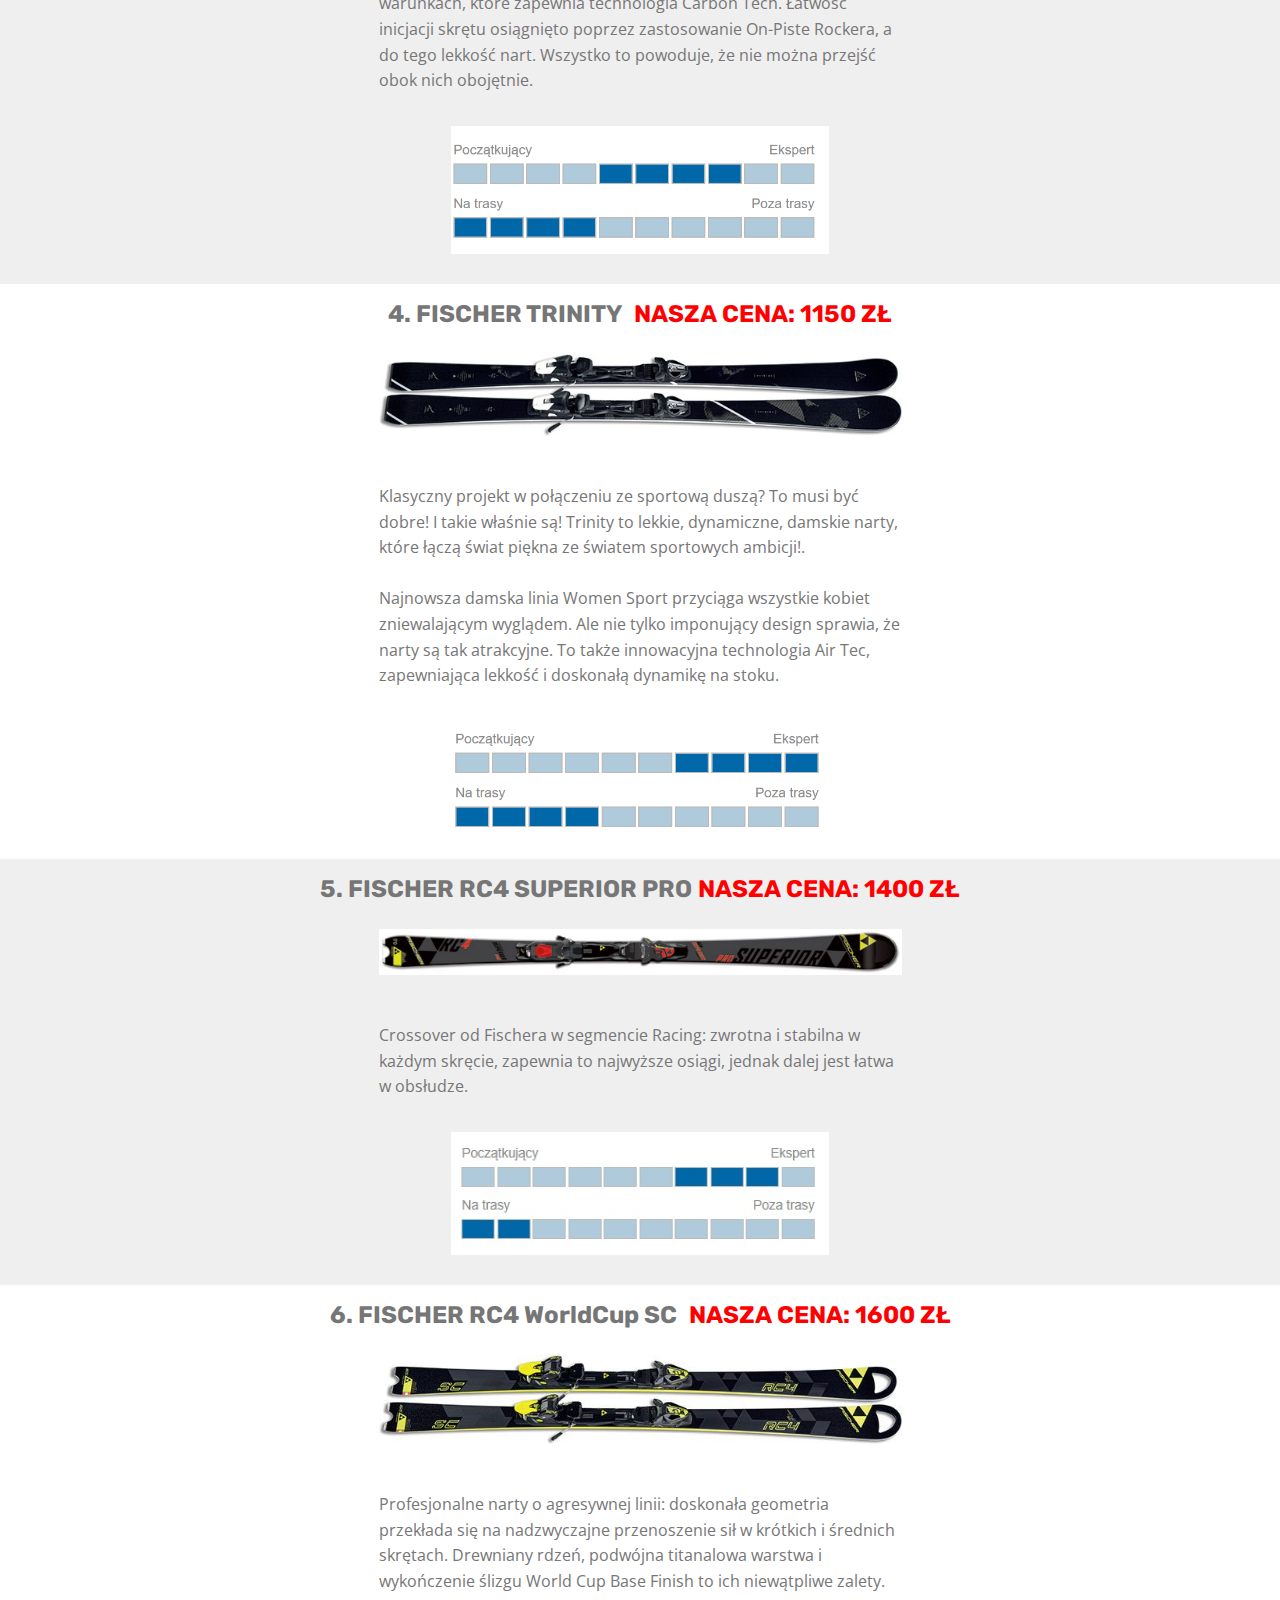
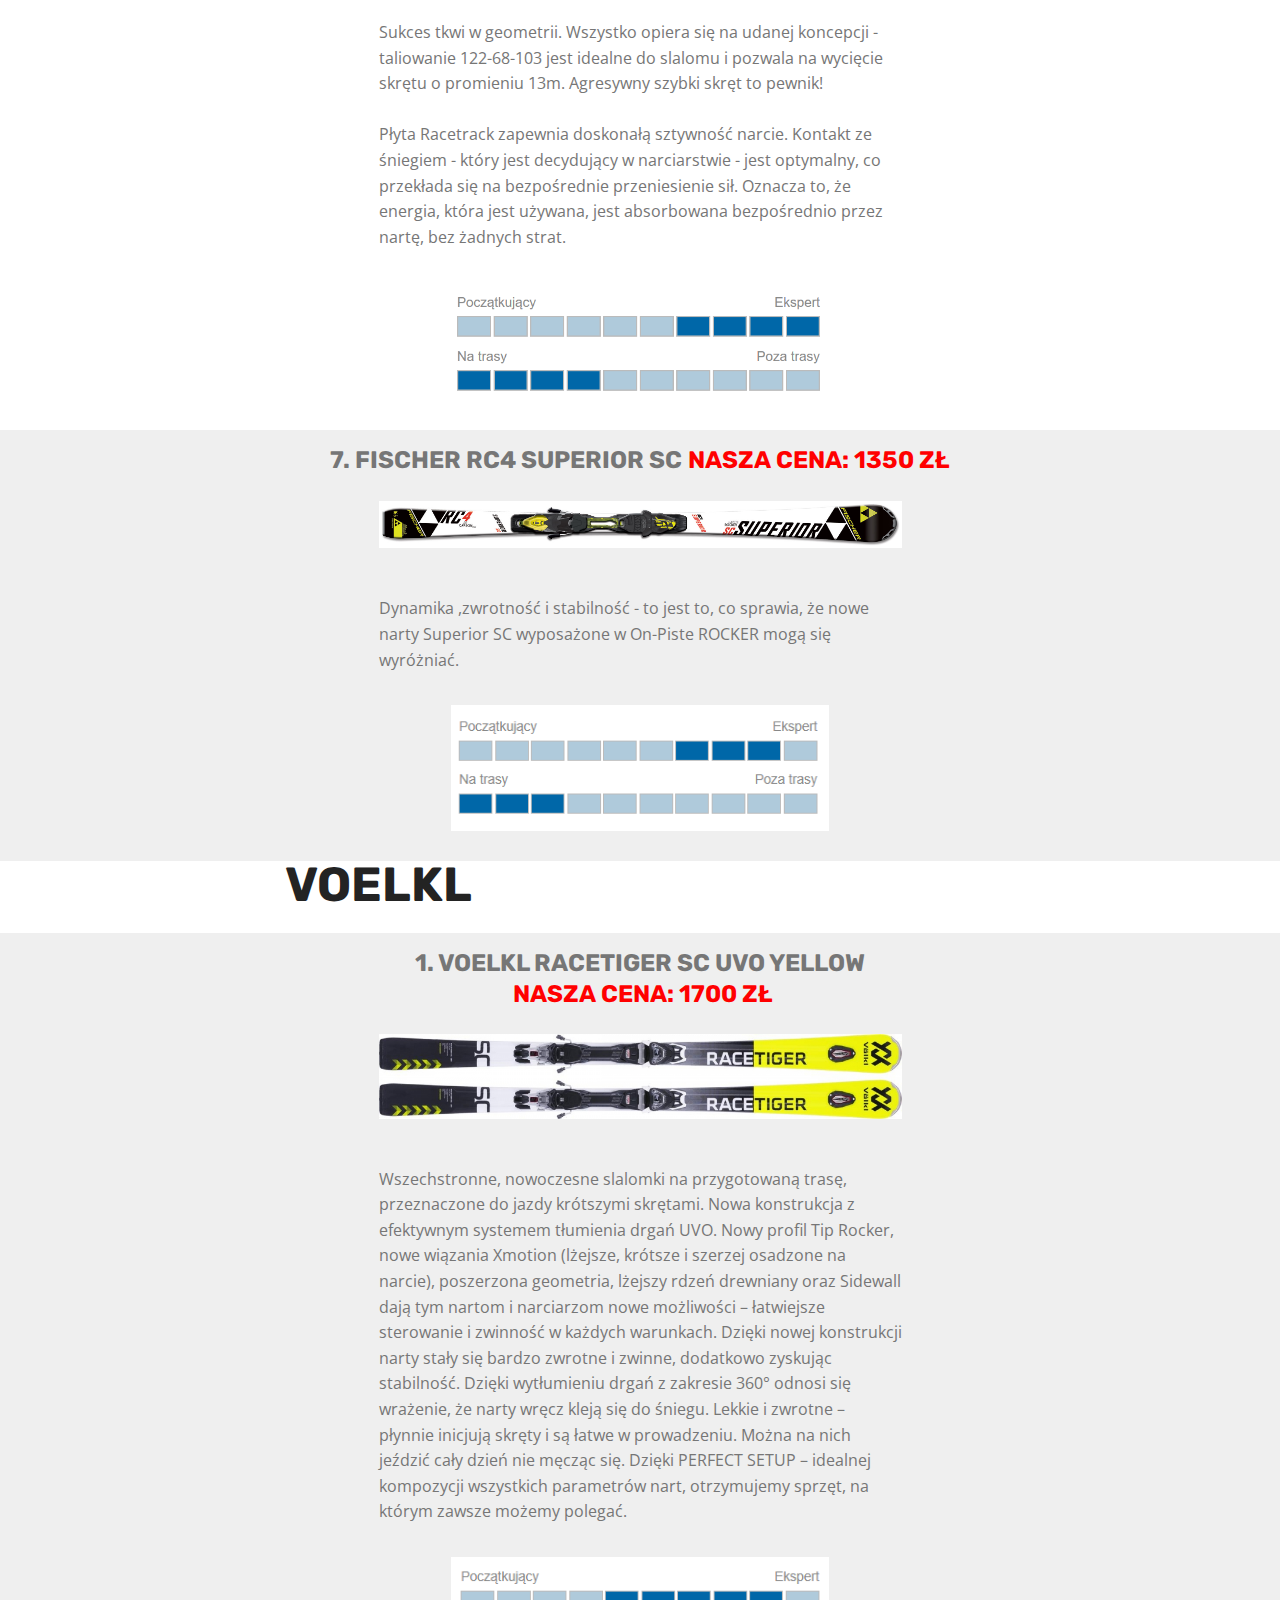
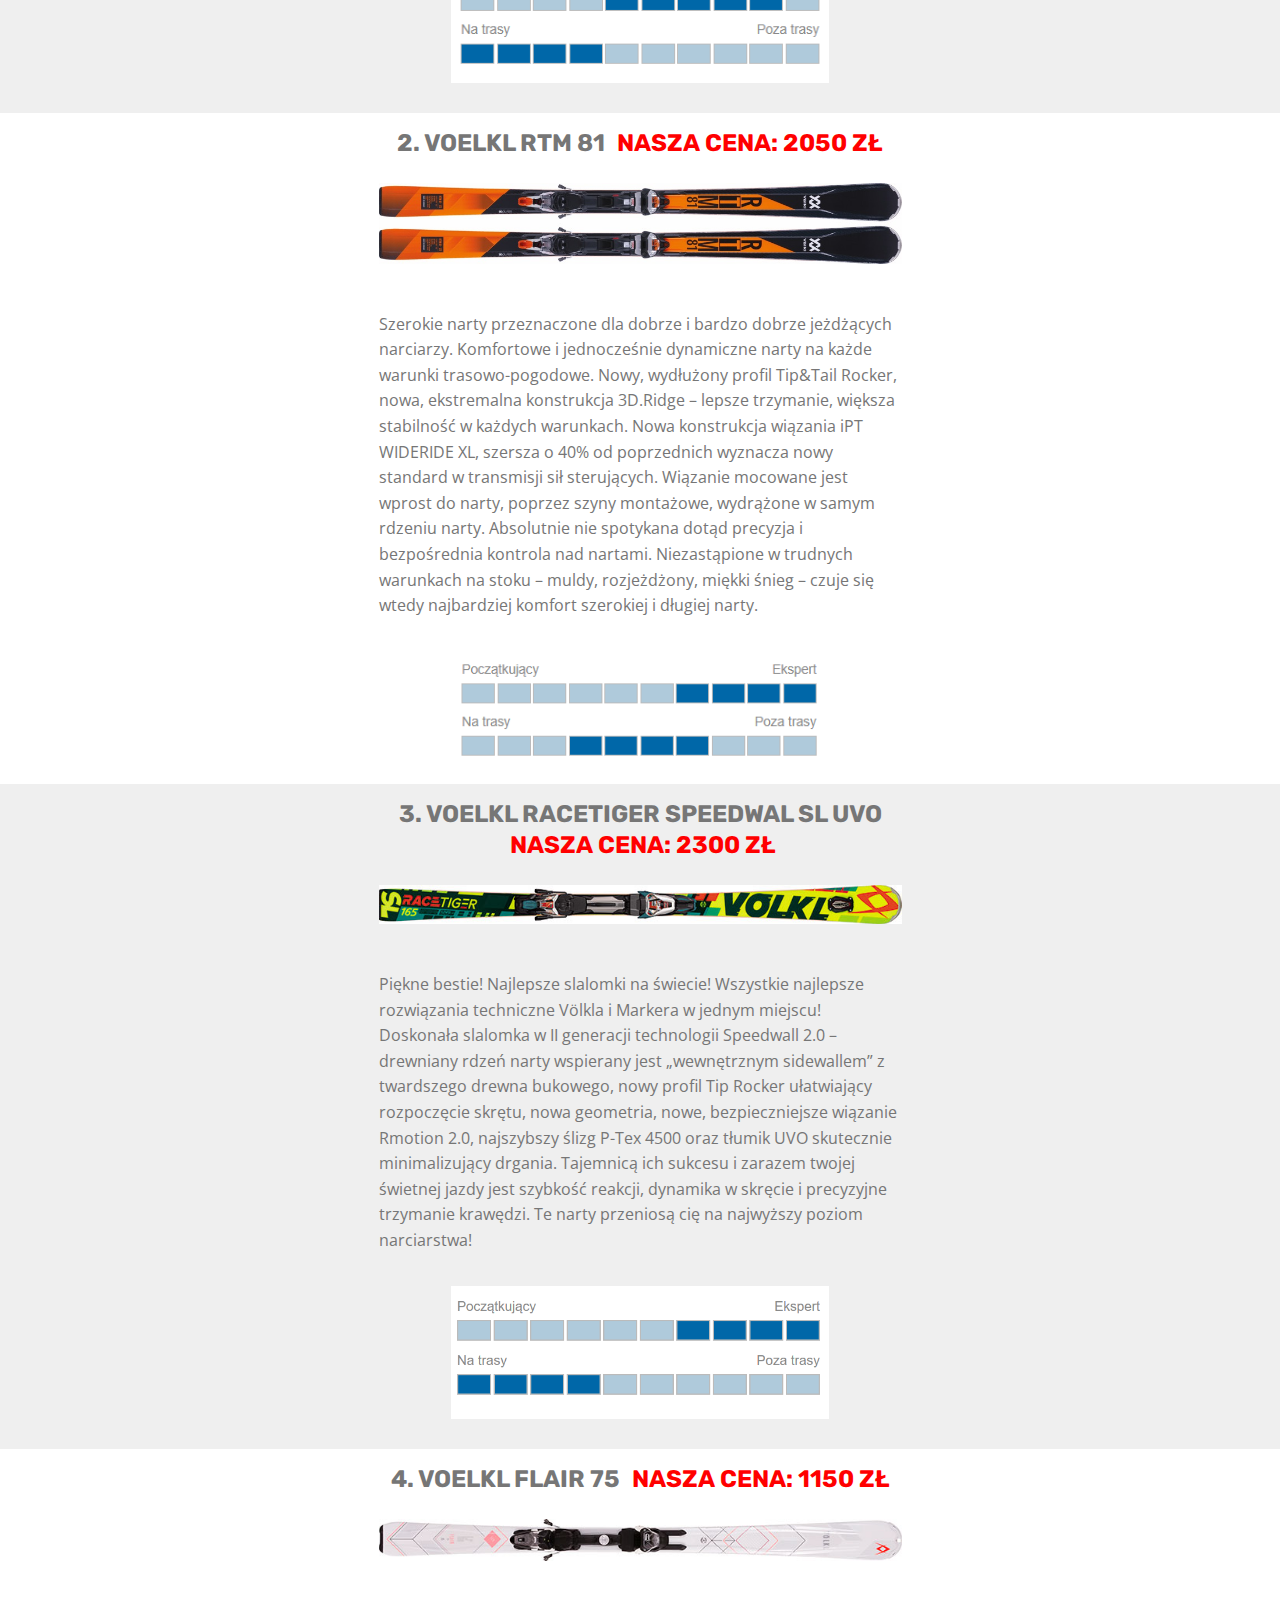
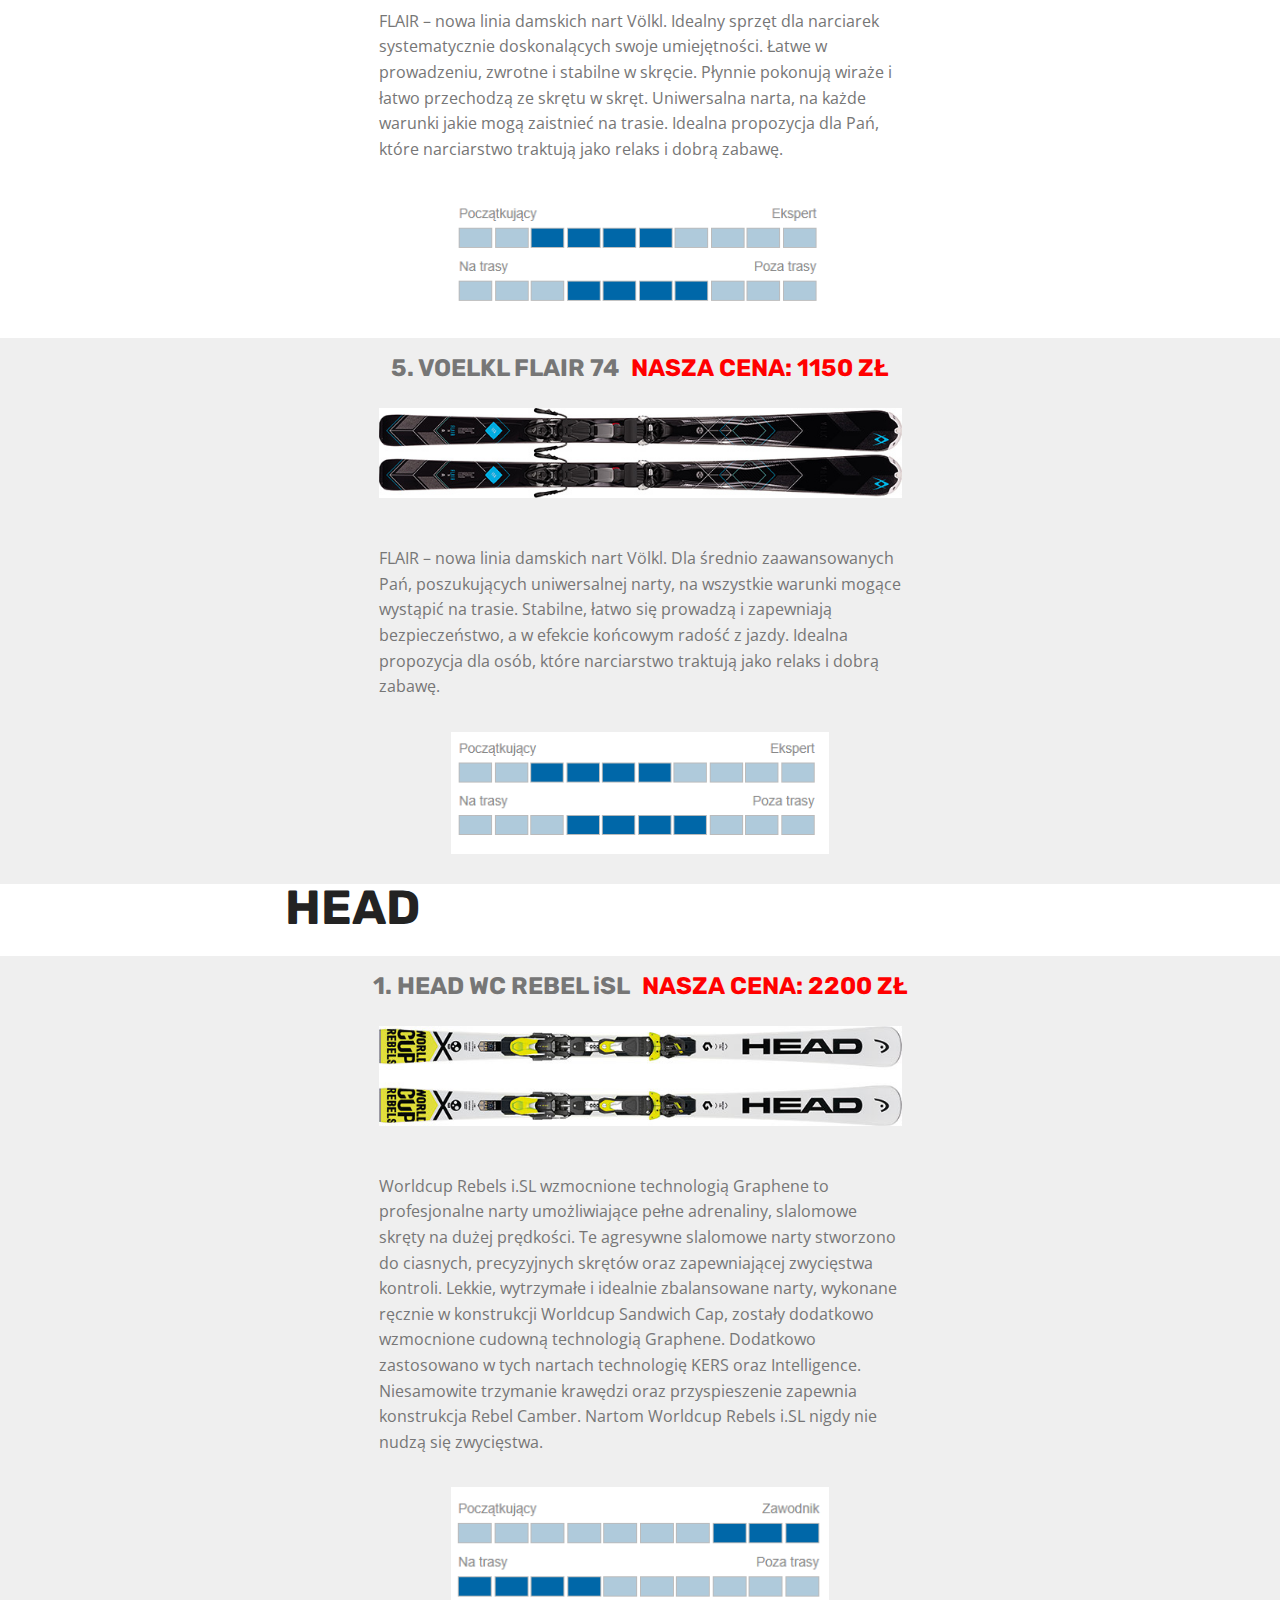
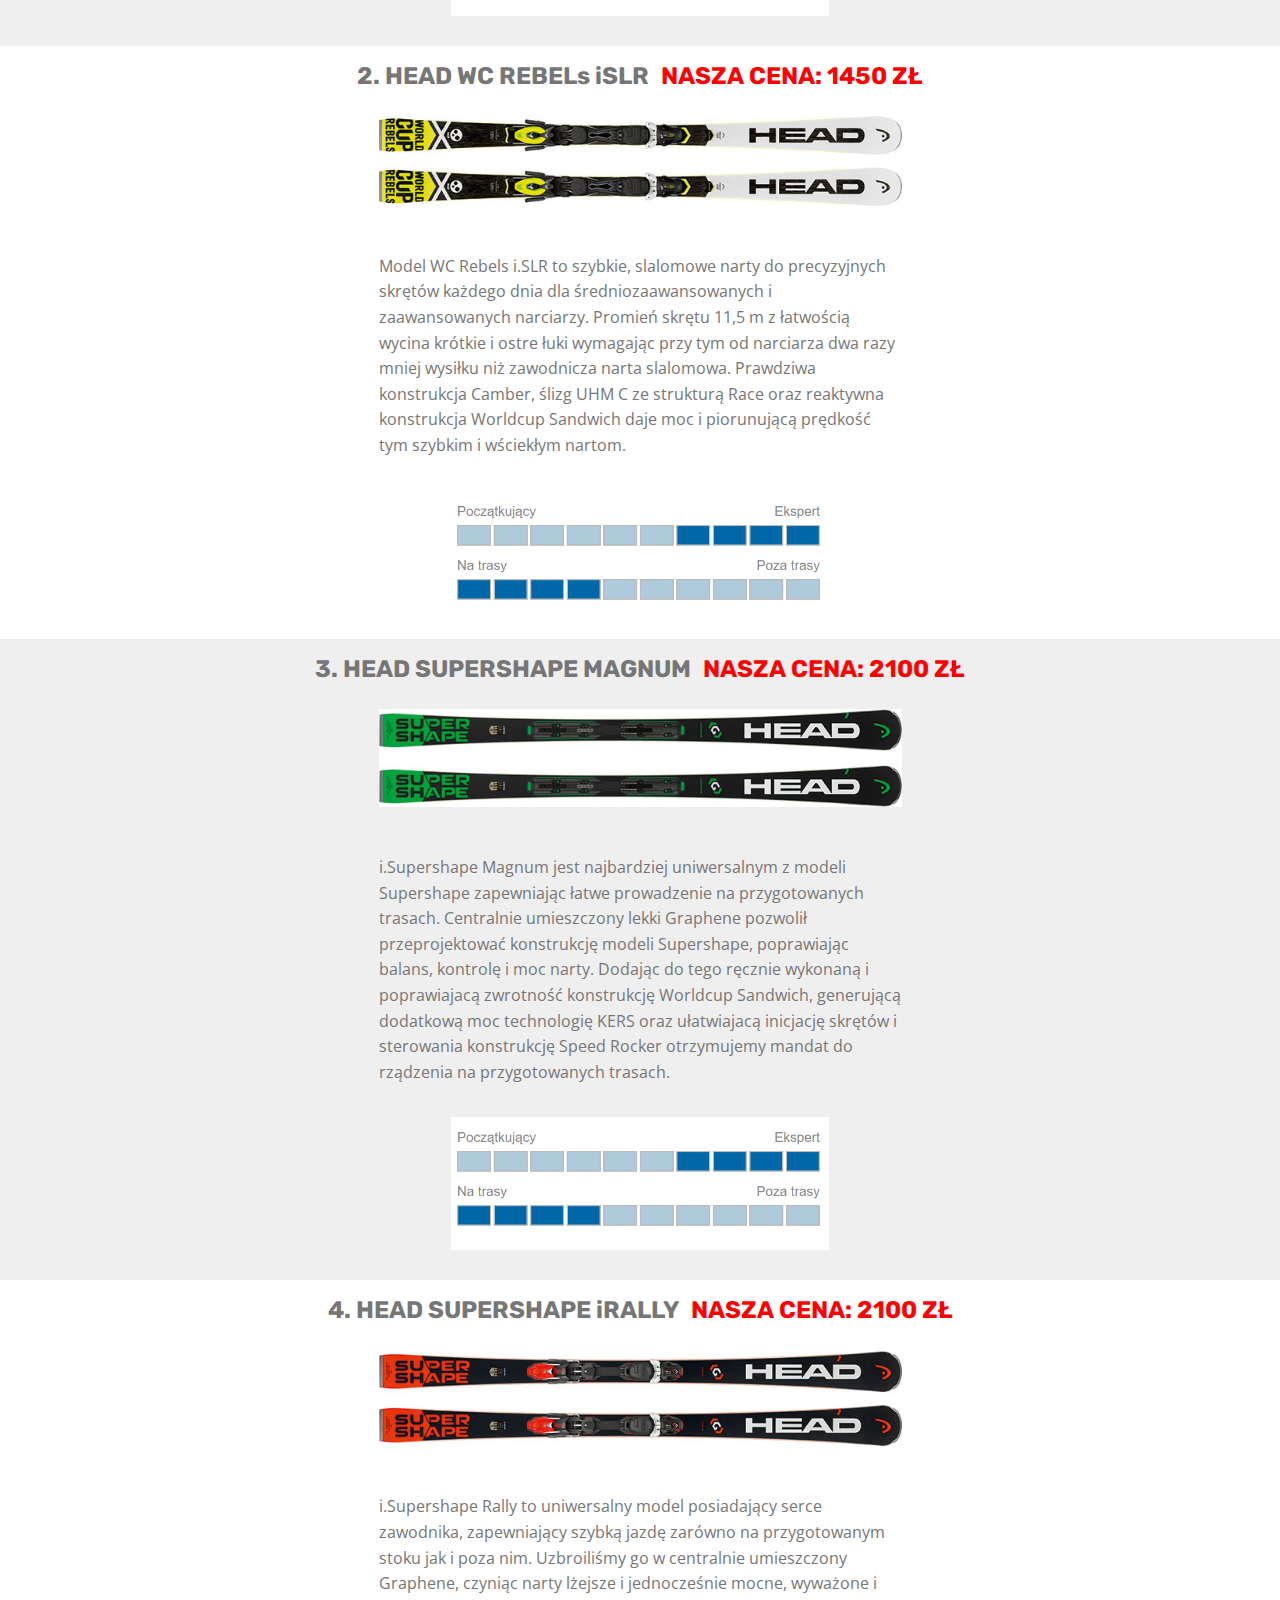
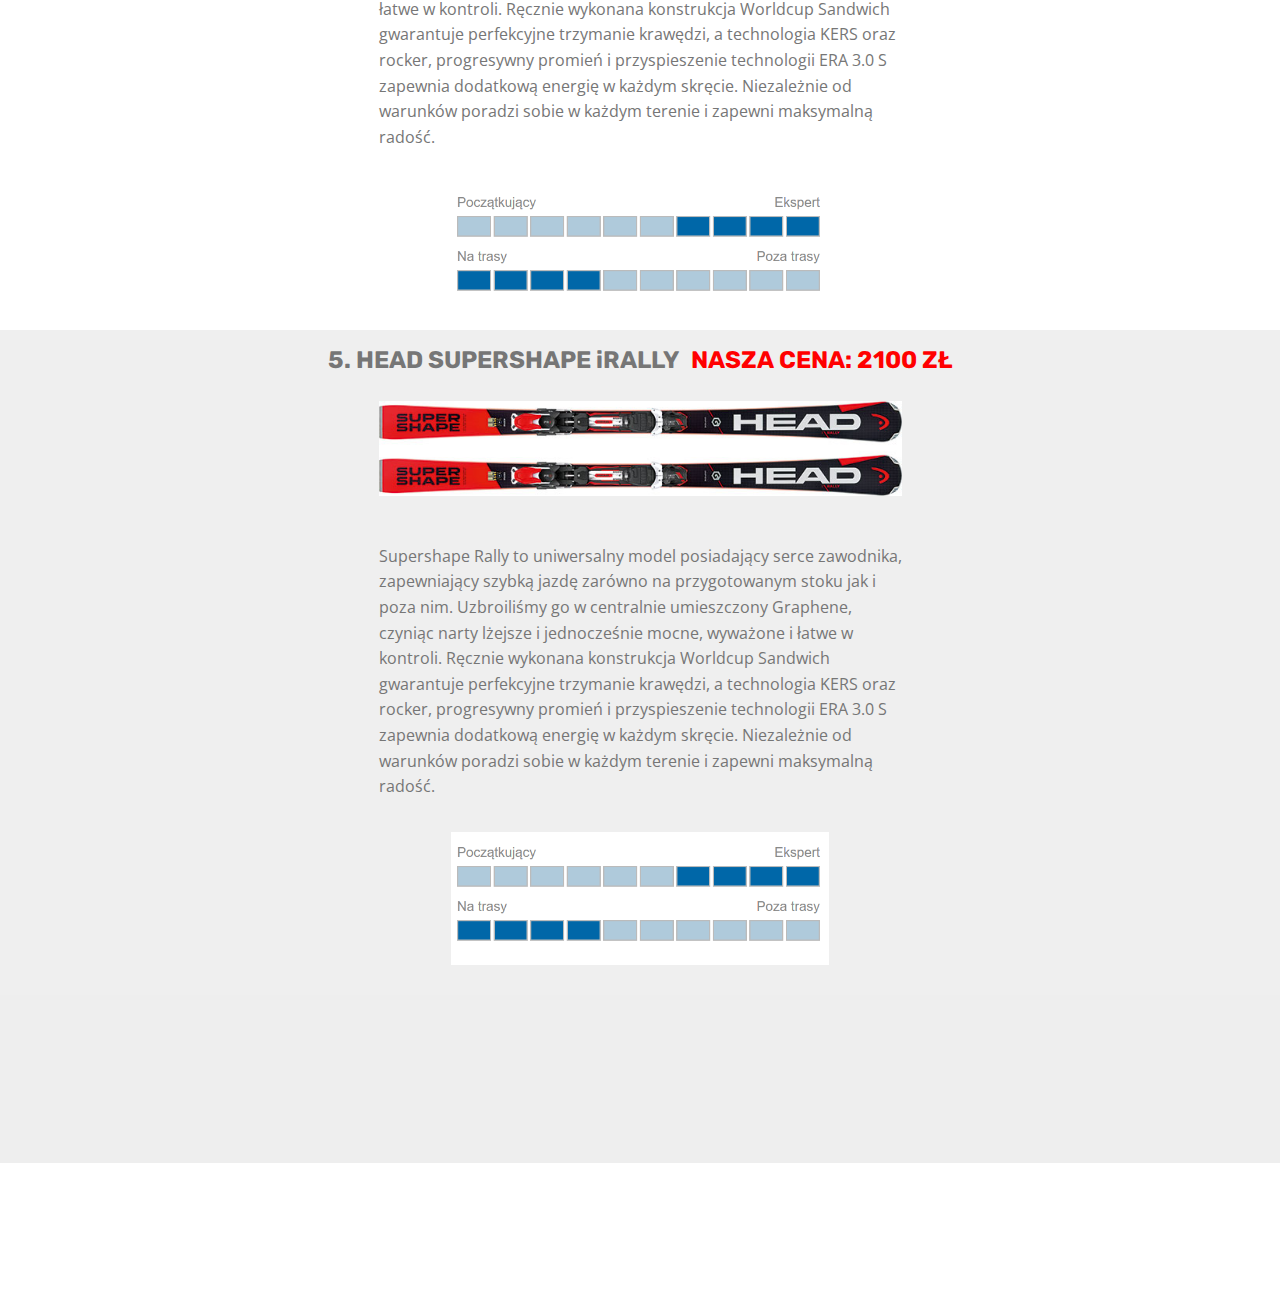
<file: equipment.html>
<!DOCTYPE html>
<html>
<head>
  <!-- Site made with Mobirise Website Builder v4.3.2, https://mobirise.com -->
  <meta charset="UTF-8">
  <meta http-equiv="X-UA-Compatible" content="IE=edge">
  <meta name="generator" content="Mobirise v4.3.2, mobirise.com">
  <meta name="viewport" content="width=device-width, initial-scale=1">
  <link rel="shortcut icon" href="assets/images/logom1.png" type="">
  <meta name="keywords" content="narty, szkółka narciarska ;,serwis nart, naprawa nart rybnik, sprzedaż nart rybnik, serwis nart rybnik, narty rybnik">
  <meta name="description" content="PROFESJONALNY serwis narciarski, doświadczenie i KNOW HOW ze Szwajcarii i Niemiec. NARTY - nowe, używane.">
  <title>NARTY</title>
  <link rel="stylesheet" href="assets/web/assets/mobirise-icons/mobirise-icons.css">
  <link rel="stylesheet" href="assets/tether/tether.min.css">
  <link rel="stylesheet" href="assets/bootstrap/css/bootstrap.min.css">
  <link rel="stylesheet" href="assets/bootstrap/css/bootstrap-grid.min.css">
  <link rel="stylesheet" href="assets/bootstrap/css/bootstrap-reboot.min.css">
  <link rel="stylesheet" href="assets/socicon/css/styles.css">
  <link rel="stylesheet" href="assets/dropdown/css/style.css">
  <link rel="stylesheet" href="assets/theme/css/style.css">
  <link rel="stylesheet" href="assets/mobirise/css/mbr-additional.css" type="text/css">
  
  
  
</head>
<body>
<section class="menu cid-qxsOkBXui8" once="menu" id="menu1-8e" data-rv-view="4630">

    

    <nav class="navbar navbar-expand beta-menu navbar-dropdown align-items-center navbar-fixed-top navbar-toggleable-sm">
        <button class="navbar-toggler navbar-toggler-right" type="button" data-toggle="collapse" data-target="#navbarSupportedContent" aria-controls="navbarSupportedContent" aria-expanded="false" aria-label="Toggle navigation">
            <div class="hamburger">
                <span></span>
                <span></span>
                <span></span>
                <span></span>
            </div>
        </button>
        <div class="menu-logo">
            <div class="navbar-brand">
                <span class="navbar-logo">
                    <a href="index.html">
                         <img src="assets/images/logom1.png" alt="" title="" media-simple="true" style="height: 3.8rem;">
                    </a>
                </span>
                <span class="navbar-caption-wrap"><a class="navbar-caption text-primary display-4" href="contact.html">+48 32 422 3392 / &nbsp;606&nbsp;404&nbsp;782</a></span>
            </div>
        </div>
        <div class="collapse navbar-collapse" id="navbarSupportedContent">
            <ul class="navbar-nav nav-dropdown nav-right" data-app-modern-menu="true"><li class="nav-item">
                    <a class="nav-link link text-secondary display-4" href="AboutUs.html">O NAS</a>
                </li><li class="nav-item"><a class="nav-link link text-secondary display-4" href="services.html">
                        SERWIS</a></li><li class="nav-item dropdown"><a class="nav-link link text-secondary dropdown-toggle display-4" href="shop.html" data-toggle="dropdown-submenu" aria-expanded="false">
                        SKLEP</a><div class="dropdown-menu"><a class="text-secondary dropdown-item display-4" href="Shop.html" aria-expanded="false">NASZ SKLEP</a><a class="text-secondary dropdown-item display-4" href="equipment.html" aria-expanded="false">NARTY</a><div class="dropdown"><a class="text-secondary dropdown-item dropdown-toggle display-4" href="" aria-expanded="false" data-toggle="dropdown-submenu">BUTY</a><div class="dropdown-menu dropdown-submenu"><a class="text-secondary dropdown-item display-4" href="bootsmen.html" aria-expanded="false">MĘSKIE</a><a class="text-secondary dropdown-item display-4" href="bootsWomen.html" aria-expanded="false">DAMSKIE</a></div></div></div></li><li class="nav-item"><a class="nav-link link text-secondary display-4" href="gallery.html">GALERIA</a></li><li class="nav-item"><a class="nav-link link text-secondary display-4" href="school.html">
                        SZKÓŁKA NARCIARSKA</a></li><li class="nav-item"><a class="nav-link link text-secondary display-4" href="contact.html">KONTAKT</a></li></ul>
            
        </div>
    </nav>
</section>

<section class="engine"><a href=""></a></section><section class="mbr-section content5 cid-qxi1R4iE4V mbr-parallax-background" id="content5-7j" data-rv-view="4869">

    

    

    <div class="container">
        <div class="media-container-row">
            <div class="title col-12 col-md-8">
                
                
                
                
            </div>
        </div>
    </div>
</section>

<section class="mbr-section article content9 cid-qxsON7RSAh" id="content9-91" data-rv-view="4805">
    
     

    <div class="container">
        <div class="inner-container" style="width: 100%;">
            <hr class="line" style="width: 25%;">
            <div class="section1Title2">NARTY</div>
            <hr class="line" style="width: 25%;">
        </div>
        </div>
</section>

<section class="mbr-section content4 cid-qxhKnCCUT0" id="content4-70" data-rv-view="4874">

    

    <div class="container">
        <div class="media-container-row">
            <div class="title col-12 col-md-8">
                <h2 class="align-center pb-3 mbr-fonts-style display-2"><strong>
                    ATOMIC</strong></h2>

                
            </div>
        </div>
    </div>
</section>

<section class="mbr-section content4 cid-qxhR3c0q9t" id="content4-73" data-rv-view="4876">

    

    <div class="container">
        <div class="media-container-row">
            <div class="title col-12 col-md-8">
                
                <h3 class="mbr-section-subtitle align-center mbr-light mbr-fonts-style display-5"><strong>1. ATOMIC S7</strong> &nbsp;<span class="redText2">NASZA&nbsp;CENA:&nbsp;1950&nbsp;ZŁ</span></h3>
                
            </div>
        </div>
    </div>
</section>

<section class="features2 cid-qxhLYvhFbF" id="features2-71" data-rv-view="4878">

    

    
    
    <div class="container">
        <div class="media-container-row">
            <div class="card p-3 col-12 col-md-6">
                <div class="card-wrapper">
                    <div class="card-img">
                        <img src="assets/images/items/atomic_s7.jpg" alt="" title="" media-simple="true">
                    </div>
                    <div class="card-box">
                        <h4 class="card-title pb-3 mbr-fonts-style display-7"></h4>
                        <p class="mbr-text mbr-fonts-style display-7">Doskonałe narty slalomowe do wycinania szybkich, precyzyjnych skrętów – na czas i dla przyjemności.<br>Wielu zaawansowanych narciarzy szuka narty do codziennej jazdy na stoku i okazjonalnych startów na zawodach. Redster S7 idealnie spełniają te oczekiwania. To topowe narty Atomica do jazdy na trasie wyposażone w krótszy – slalomowy – promień skrętu. W ich konstrukcji zastosowane kluczowe technologie marki: konstrukcję Full Sidewall, drewniany rdzeń Woodcore i tytanowe wkładki. Rezultat? Fantastyczne trzymanie krawędzi, wysoka precyzja sterowania i solidna dynamika.
<br>​

                    </div>
                </div>
            </div>

            

            

            
        </div>
    </div>
</section>

<section class="cid-qxhPG2YEKu" id="image1-72" data-rv-view="4881">

    

    <figure class="mbr-figure container">
            <div class="image-block" style="width: 34%;">
                <img src="assets/images/items/s7Rate.png" width="1400" alt="" title="" media-simple="true">
                
            </div>
    </figure>
</section>

<section class="mbr-section content4 cid-qxhTwRVO7A" id="content4-74" data-rv-view="4883">

    

    <div class="container">
        <div class="media-container-row">
            <div class="title col-12 col-md-8">
                
                <h3 class="mbr-section-subtitle align-center mbr-light mbr-fonts-style display-5"><strong>2. ATOMIC X7</strong> &nbsp;<span class="redText2">NASZA&nbsp;CENA:&nbsp;1950&nbsp;ZŁ</span></h3>
                
            </div>
        </div>
    </div>
</section>

<section class="features2 cid-qxhTBDNplV" id="features2-75" data-rv-view="4885">

    

    
    
    <div class="container">
        <div class="media-container-row">
            <div class="card p-3 col-12 col-md-6">
                <div class="card-wrapper">
                    <div class="card-img">
                        <img src="assets/images/items/redsterx7.jpg" alt="" title="" media-simple="true">
                    </div>
                    <div class="card-box">
                        <h4 class="card-title pb-3 mbr-fonts-style display-7"></h4>
                        <p class="mbr-text mbr-fonts-style display-7">Idealne połączenie slalomu i giganta – narty na cały sezon.<br>Podobnie jak wszystkie modele z linii Redster X, narty wyróżniają się zachwycają uniwersalnością, jaką nadaje im taliowanie Multi Radius Sidecut. Pośredni promień – między slalomowym i gigantowym – sprawia, że doskonale sprawdzają się zarówno w krótkich, jak i długich skrętach, a nawet na weekendowych zawodach w gigancie. Redstery X7 wypełniono solidną warstwą tytanu, co nadaje im większą moc niż w przypadku Redsterów X5. Z pewnością zachwyci Cię też ich szata graficzna – o sportowym charakterze, jednak bez przesadnego rzucania się w oczy.</p>
                    </div>
                </div>
            </div>

            

            

            
        </div>
    </div>
</section>

<section class="cid-qxhTD2nfrC" id="image1-76" data-rv-view="4888">

    

    <figure class="mbr-figure container">
            <div class="image-block" style="width: 34%;">
                <img src="assets/images/items/s7Rate.png" width="1400" alt="" title="" media-simple="true">
                
            </div>
    </figure>
</section>

<section class="mbr-section content4 cid-qxhKnCCUT0" id="content4-70" data-rv-view="4874">

    

    <div class="container">
        <div class="media-container-row">
            <div class="title col-12 col-md-8">
                <h2 class="align-center pb-3 mbr-fonts-style display-2"><strong>
                    FISCHER</strong></h2>

                
            </div>
        </div>
    </div>
</section>

<section class="mbr-section content4 cid-qxhR3c0q9t" id="content4-73" data-rv-view="4876">

    

    <div class="container">
        <div class="media-container-row">
            <div class="title col-12 col-md-8">
                
                <h3 class="mbr-section-subtitle align-center mbr-light mbr-fonts-style display-5"><strong>1. FISCHER PROGRESSOR F 18</strong> &nbsp;<span class="redText2">NASZA&nbsp;CENA:&nbsp;1150&nbsp;ZŁ</span></h3>
                
            </div>
        </div>
    </div>
</section>

<section class="features2 cid-qxhLYvhFbF" id="features2-71" data-rv-view="4878">

    

    
    
    <div class="container">
        <div class="media-container-row">
            <div class="card p-3 col-12 col-md-6">
                <div class="card-wrapper">
                    <div class="card-img">
                        <img src="assets/images/items/progressor-f18.jpg" alt="" title="" media-simple="true">
                    </div>
                    <div class="card-box">
                        <h4 class="card-title pb-3 mbr-fonts-style display-7"></h4>
                        <p class="mbr-text mbr-fonts-style display-7">Progressor F18 to wybór narciarzy, którzy wiedzą, czego oczekiwać od nart. Koneserzy prędkości docenią ich dynamikę, ale zadowolą użytkowników również w czasie jazdy zupełnie relaksacyjnej. Jeszcze lepsza wydajność w każdym zakręcie dzięki technologii Razor Shape oraz Air Tec.
<br>​

                    </div>
                </div>
            </div>

            

            

            
        </div>
    </div>
</section>

<section class="cid-qxhPG2YEKu" id="image1-72" data-rv-view="4881">

    

    <figure class="mbr-figure container">
            <div class="image-block" style="width: 34%;">
                <img src="assets/images/fwcscrate-621x219.png" width="1400" alt="" title="" media-simple="true">
                
            </div>
    </figure>
</section>

<section class="mbr-section content4 cid-qxhTwRVO7A" id="content4-74" data-rv-view="4883">

    

    <div class="container">
        <div class="media-container-row">
            <div class="title col-12 col-md-8">
                
                <h3 class="mbr-section-subtitle align-center mbr-light mbr-fonts-style display-5"><strong>2. FISCHER RC4 WorldCup RC</strong> &nbsp;<span class="redText2">NASZA&nbsp;CENA:&nbsp;1600&nbsp;ZŁ</span></h3>
                
            </div>
        </div>
    </div>
</section>

<section class="features2 cid-qxhTBDNplV" id="features2-75" data-rv-view="4885">

    

    
    
    <div class="container">
        <div class="media-container-row">
            <div class="card p-3 col-12 col-md-6">
                <div class="card-wrapper">
                    <div class="card-img">
                        <img src="assets/images/a06016-rc4-wc-rc-671x104.jpg" alt="" title="" media-simple="true">
                    </div>
                    <div class="card-box">
                        <h4 class="card-title pb-3 mbr-fonts-style display-7"></h4>
                        <p class="mbr-text mbr-fonts-style display-7">RC4 Worldcup RC to najwyższej klasy narta gigantowa z zawodniczymi technologiami, wycinająca agresywne skręty, idealnie dostosowana do potrzeb ambitnych narciarzy. Nowe szuplejsze taliowanie przeklada się na jeszcze większą wydajność.<br>​
<br>Płyta Racetrack zapewnia doskonałą sztywność narcie. Kontakt ze śniegiem - który jest decydujący w narciarstwie - jest optymalny, co przekłada się na bezpośrednie przeniesienie sił. Oznacza to, że energia, która jest używana, jest absorbowana bezpośrednio przez nartę, bez żadnych strat.<br><br>Paczka technologii z Pucharu Świata w Slalomie Gigancie z taliowaniem 115-68-97. Tak charakterystyka narty zapewni nadzwyczajne osiągi oraz promień skrętu 18 m!</p>
                    </div>
                </div>
            </div>

            

            

            
        </div>
    </div>
</section>

<section class="cid-qxhTD2nfrC" id="image1-76" data-rv-view="4888">

    

    <figure class="mbr-figure container">
            <div class="image-block" style="width: 34%;">
                <img src="assets/images/fwcrcrate-620x203.png" width="1400" alt="" title="" media-simple="true">
                
            </div>
    </figure>
</section>

<section class="mbr-section content4 cid-qxhTNZQ8tm" id="content4-77" data-rv-view="4890">

    

    <div class="container">
        <div class="media-container-row">
            <div class="title col-12 col-md-8">
                
                <h3 class="mbr-section-subtitle align-center mbr-light mbr-fonts-style display-5"><strong>3. FISCHER Breeze</strong> &nbsp;<span class="redText2">NASZA&nbsp;CENA:&nbsp;950&nbsp;ZŁ</span></h3>
                
            </div>
        </div>
    </div>
</section>

<section class="features2 cid-qxhTPiHiRx" id="features2-78" data-rv-view="4892">

    

    
    
    <div class="container">
        <div class="media-container-row">
            <div class="card p-3 col-12 col-md-6">
                <div class="card-wrapper">
                    <div class="card-img">
                        <img src="assets/images/breeze-671x110.jpg" alt="" title="" media-simple="true">
                    </div>
                    <div class="card-box">
                        <h4 class="card-title pb-3 mbr-fonts-style display-7"></h4>
                        <p class="mbr-text mbr-fonts-style display-7">Narty Breeze to pewność płynnej i stabilnej jazdy w każdych warunkach, które zapewnia technologia Carbon Tech. Łatwość inicjacji skrętu osiągnięto poprzez zastosowanie On-Piste Rockera, a do tego lekkość nart. Wszystko to powoduje, że nie można przejść obok nich obojętnie.<br></p>
                    </div>
                </div>
            </div>

            

            

            
        </div>
    </div>
</section>

<section class="cid-qxhPG2YEKu" id="image1-72" data-rv-view="4881">

    

    <figure class="mbr-figure container">
            <div class="image-block" style="width: 34%;">
                <img src="assets/images/breezerate-624x212.png" width="1400" alt="" title="" media-simple="true">
                
            </div>
    </figure>
</section>

<section class="mbr-section content4 cid-qxhTwRVO7A" id="content4-74" data-rv-view="4883">

    

    <div class="container">
        <div class="media-container-row">
            <div class="title col-12 col-md-8">
                
                <h3 class="mbr-section-subtitle align-center mbr-light mbr-fonts-style display-5"><strong>4. FISCHER TRINITY</strong> &nbsp;<span class="redText2">NASZA&nbsp;CENA:&nbsp;1150&nbsp;ZŁ</span></h3>
                
            </div>
        </div>
    </div>
</section>

<section class="features2 cid-qxhTBDNplV" id="features2-75" data-rv-view="4885">

    

    
    
    <div class="container">
        <div class="media-container-row">
            <div class="card p-3 col-12 col-md-6">
                <div class="card-wrapper">
                    <div class="card-img">
                        <img src="assets/images/items/f.trinity.jpg" alt="" title="" media-simple="true">
                    </div>
                    <div class="card-box">
                        <h4 class="card-title pb-3 mbr-fonts-style display-7"></h4>
                        <p class="mbr-text mbr-fonts-style display-7">Klasyczny projekt w połączeniu ze sportową duszą? To musi być dobre! I takie właśnie są! Trinity to lekkie, dynamiczne, damskie narty, które łączą świat piękna ze światem sportowych ambicji!.
                            <br>​
                        <br>Najnowsza damska linia Women Sport przyciąga wszystkie kobiet zniewalającym wyglądem. Ale nie tylko imponujący design sprawia, że narty są tak atrakcyjne. To także innowacyjna technologia Air Tec, zapewniająca lekkość i doskonałą dynamikę na stoku.</p>
                    </div>
                </div>
            </div>

            

            

            
        </div>
    </div>
</section>

<section class="cid-qxhTD2nfrC" id="image1-76" data-rv-view="4888">

    

    <figure class="mbr-figure container">
            <div class="image-block" style="width: 34%;">
                <img src="assets/images/fwcrcrate-620x203.png" width="1400" alt="" title="" media-simple="true">
                
            </div>
    </figure>
</section>

<section class="mbr-section content4 cid-qxhTNZQ8tm" id="content4-77" data-rv-view="4890">

    

    <div class="container">
        <div class="media-container-row">
            <div class="title col-12 col-md-8">
                
                <h3 class="mbr-section-subtitle align-center mbr-light mbr-fonts-style display-5"><strong>5. FISCHER RC4 SUPERIOR PRO</strong>&nbsp;<span class="redText2">NASZA&nbsp;CENA:&nbsp;1400&nbsp;ZŁ</span></h3>
                
            </div>
        </div>
    </div>
</section>

<section class="features2 cid-qxhTPiHiRx" id="features2-78" data-rv-view="4892">

    

    
    
    <div class="container">
        <div class="media-container-row">
            <div class="card p-3 col-12 col-md-6">
                <div class="card-wrapper">
                    <div class="card-img">
                        <img src="assets/images/items/rc4-superior-pro.jpg" alt="" title="" media-simple="true">
                    </div>
                    <div class="card-box">
                        <h4 class="card-title pb-3 mbr-fonts-style display-7"></h4>
                        <p class="mbr-text mbr-fonts-style display-7">Crossover od Fischera w segmencie Racing: zwrotna i stabilna w każdym skręcie, zapewnia to najwyższe osiągi, jednak dalej jest łatwa w obsłudze.<br></p>
                    </div>
                </div>
            </div>

            

            

            
        </div>
    </div>
</section>

<section class="cid-qxhPG2YEKu" id="image1-72" data-rv-view="4881">

    

    <figure class="mbr-figure container">
            <div class="image-block" style="width: 34%;">
                <img src="assets/images/items/superior-pro-rate.jpg" width="1400" alt="" title="" media-simple="true">
                
            </div>
    </figure>
</section>

<section class="mbr-section content4 cid-qxhTwRVO7A" id="content4-74" data-rv-view="4883">

    

    <div class="container">
        <div class="media-container-row">
            <div class="title col-12 col-md-8">
                
                <h3 class="mbr-section-subtitle align-center mbr-light mbr-fonts-style display-5"><strong>6. FISCHER RC4 WorldCup SC</strong> &nbsp;<span class="redText2">NASZA&nbsp;CENA:&nbsp;1600&nbsp;ZŁ</span></h3>
                
            </div>
        </div>
    </div>
</section>

<section class="features2 cid-qxhTBDNplV" id="features2-75" data-rv-view="4885">

    

    
    
    <div class="container">
        <div class="media-container-row">
            <div class="card p-3 col-12 col-md-6">
                <div class="card-wrapper">
                    <div class="card-img">
                        <img src="assets/images/a06516-rc4-wc-sc-671x114.jpg" alt="" title="" media-simple="true">
                    </div>
                    <div class="card-box">
                        <h4 class="card-title pb-3 mbr-fonts-style display-7"></h4>
                        <p class="mbr-text mbr-fonts-style display-7">Profesjonalne narty o agresywnej linii: doskonała geometria przekłada się na nadzwyczajne przenoszenie sił w krótkich i średnich skrętach. Drewniany rdzeń, podwójna titanalowa warstwa i wykończenie ślizgu World Cup Base Finish to ich niewątpliwe zalety.
<br>​
<br>Sukces tkwi w geometrii. Wszystko opiera się na udanej koncepcji - taliowanie 122-68-103 jest idealne do slalomu i pozwala na wycięcie skrętu o promieniu 13m. Agresywny szybki skręt to pewnik!
<br><br>Płyta Racetrack zapewnia doskonałą sztywność narcie. Kontakt ze śniegiem - który jest decydujący w narciarstwie - jest optymalny, co przekłada się na bezpośrednie przeniesienie sił. Oznacza to, że energia, która jest używana, jest absorbowana bezpośrednio przez nartę, bez żadnych strat.</p>
                    </div>
                </div>
            </div>

            

            

            
        </div>
    </div>
</section>
<section class="cid-qxhTD2nfrC" id="image1-76" data-rv-view="4888">

    

    <figure class="mbr-figure container">
            <div class="image-block" style="width: 34%;">
                <img src="assets/images/fwcscrate-621x219.png" width="1400" alt="" title="" media-simple="true">
                
            </div>
    </figure>
</section>

<section class="mbr-section content4 cid-qxhTNZQ8tm" id="content4-77" data-rv-view="4890">

    

    <div class="container">
        <div class="media-container-row">
            <div class="title col-12 col-md-8">
                
                <h3 class="mbr-section-subtitle align-center mbr-light mbr-fonts-style display-5"><strong>7. FISCHER RC4 SUPERIOR SC</strong>&nbsp;<span class="redText2">NASZA&nbsp;CENA:&nbsp;1350&nbsp;ZŁ</span></h3>
                
            </div>
        </div>
    </div>
</section>

<section class="features2 cid-qxhTPiHiRx" id="features2-78" data-rv-view="4892">

    

    
    
    <div class="container">
        <div class="media-container-row">
            <div class="card p-3 col-12 col-md-6">
                <div class="card-wrapper">
                    <div class="card-img">
                        <img src="assets/images/items/rc4-superior-sc.jpg" alt="" title="" media-simple="true">
                    </div>
                    <div class="card-box">
                        <h4 class="card-title pb-3 mbr-fonts-style display-7"></h4>
                        <p class="mbr-text mbr-fonts-style display-7">Dynamika ,zwrotność i stabilność - to jest to, co sprawia, że nowe narty Superior SC  wyposażone w On-Piste ROCKER mogą się wyróżniać.<br></p>
                    </div>
                </div>
            </div>

            

            

            
        </div>
    </div>
</section>

<section class="cid-qxhPG2YEKu" id="image1-72" data-rv-view="4881">

    

    <figure class="mbr-figure container">
            <div class="image-block" style="width: 34%;">
                <img src="assets/images/items/rc4scRate.png" width="1400" alt="" title="" media-simple="true">
                
            </div>
    </figure>
</section>

<!-- Start Next Shop Section -->

<section class="mbr-section content4 cid-qxhKnCCUT0" id="content4-70" data-rv-view="4874">

    

    <div class="container">
        <div class="media-container-row">
            <div class="title col-12 col-md-8">
                <h2 class="align-center pb-3 mbr-fonts-style display-2"><strong>
                    VOELKL</strong></h2>

                
            </div>
        </div>
    </div>
</section>

<section class="mbr-section content4 cid-qxhR3c0q9t" id="content4-73" data-rv-view="4876">

    

    <div class="container">
        <div class="media-container-row">
            <div class="title col-12 col-md-8">
                
                <h3 class="mbr-section-subtitle align-center mbr-light mbr-fonts-style display-5"><strong>1. VOELKL RACETIGER SC UVO YELLOW</strong> &nbsp;<span class="redText2">NASZA&nbsp;CENA:&nbsp;1700&nbsp;ZŁ</span></h3>
                
            </div>
        </div>
    </div>
</section>

<section class="features2 cid-qxhLYvhFbF" id="features2-71" data-rv-view="4878">

    

    
    
    <div class="container">
        <div class="media-container-row">
            <div class="card p-3 col-12 col-md-6">
                <div class="card-wrapper">
                    <div class="card-img">
                        <img src="assets/images/items/SCuvoYellow.jpg" alt="" title="" media-simple="true">
                    </div>
                    <div class="card-box">
                        <h4 class="card-title pb-3 mbr-fonts-style display-7"></h4>
                        <p class="mbr-text mbr-fonts-style display-7">Wszechstronne, nowoczesne slalomki na przygotowaną trasę, przeznaczone do jazdy krótszymi skrętami. Nowa konstrukcja z efektywnym systemem tłumienia drgań UVO. Nowy profil Tip Rocker, nowe wiązania Xmotion (lżejsze, krótsze i szerzej osadzone na narcie), poszerzona geometria, lżejszy rdzeń drewniany oraz Sidewall dają tym nartom i narciarzom nowe możliwości – łatwiejsze sterowanie i zwinność w każdych warunkach. Dzięki nowej konstrukcji narty stały się bardzo zwrotne i zwinne, dodatkowo zyskując stabilność. Dzięki wytłumieniu drgań z zakresie 360° odnosi się wrażenie, że narty wręcz kleją się do śniegu. Lekkie i zwrotne – płynnie inicjują skręty i są łatwe w prowadzeniu. Można na nich jeździć cały dzień nie męcząc się. Dzięki PERFECT SETUP – idealnej kompozycji wszystkich parametrów nart, otrzymujemy sprzęt, na którym zawsze możemy polegać.</p>
                    </div>
                </div>
            </div>

            

            

            
        </div>
    </div>
</section>

<section class="cid-qxhPG2YEKu" id="image1-72" data-rv-view="4881">

    

    <figure class="mbr-figure container">
            <div class="image-block" style="width: 34%;">
                <img src="assets/images/items/voekRate1.png" width="1400" alt="" title="" media-simple="true">
                
            </div>
    </figure>
</section>

<section class="mbr-section content4 cid-qxhTwRVO7A" id="content4-74" data-rv-view="4883">

    

    <div class="container">
        <div class="media-container-row">
            <div class="title col-12 col-md-8">
                
                <h3 class="mbr-section-subtitle align-center mbr-light mbr-fonts-style display-5"><strong>2. VOELKL RTM 81</strong> &nbsp;<span class="redText2">NASZA&nbsp;CENA:&nbsp;2050&nbsp;ZŁ</span></h3>
                
            </div>
        </div>
    </div>
</section>

<section class="features2 cid-qxhTBDNplV" id="features2-75" data-rv-view="4885">

    

    
    
    <div class="container">
        <div class="media-container-row">
            <div class="card p-3 col-12 col-md-6">
                <div class="card-wrapper">
                    <div class="card-img">
                        <img src="assets/images/items/rtm81.jpg" alt="" title="" media-simple="true">
                    </div>
                    <div class="card-box">
                        <h4 class="card-title pb-3 mbr-fonts-style display-7"></h4>
                        <p class="mbr-text mbr-fonts-style display-7">Szerokie narty przeznaczone dla dobrze i bardzo dobrze jeżdżących narciarzy. Komfortowe i jednocześnie dynamiczne narty na każde warunki trasowo-pogodowe. Nowy, wydłużony profil Tip&Tail Rocker, nowa, ekstremalna konstrukcja 3D.Ridge – lepsze trzymanie, większa stabilność w każdych warunkach. Nowa konstrukcja wiązania iPT WIDERIDE XL, szersza o 40% od poprzednich wyznacza nowy standard w transmisji sił sterujących. Wiązanie mocowane jest wprost do narty, poprzez szyny montażowe, wydrążone w samym rdzeniu narty. Absolutnie nie spotykana dotąd precyzja i bezpośrednia kontrola nad nartami. Niezastąpione w trudnych warunkach na stoku – muldy, rozjeżdżony, miękki śnieg – czuje się wtedy najbardziej komfort szerokiej i długiej narty.</p>
                    </div>
                </div>
            </div>

            

            

            
        </div>
    </div>
</section>

<section class="cid-qxhTD2nfrC" id="image1-76" data-rv-view="4888">

    

    <figure class="mbr-figure container">
            <div class="image-block" style="width: 34%;">
                <img src="assets/images/items/voekRate2.png" width="1400" alt="" title="" media-simple="true">
                
            </div>
    </figure>
</section>

<section class="mbr-section content4 cid-qxhR3c0q9t" id="content4-73" data-rv-view="4876">

    

    <div class="container">
        <div class="media-container-row">
            <div class="title col-12 col-md-8">
                
                <h3 class="mbr-section-subtitle align-center mbr-light mbr-fonts-style display-5"><strong>3. VOELKL RACETIGER SPEEDWAL SL UVO</strong> &nbsp;<span class="redText2">NASZA&nbsp;CENA:&nbsp;2300&nbsp;ZŁ</span></h3>
                
            </div>
        </div>
    </div>
</section>

<section class="features2 cid-qxhLYvhFbF" id="features2-71" data-rv-view="4878">

    

    
    
    <div class="container">
        <div class="media-container-row">
            <div class="card p-3 col-12 col-md-6">
                <div class="card-wrapper">
                    <div class="card-img">
                        <img src="assets/images/items/racetiger-speedwall-sl-uvo-set.jpg" alt="" title="" media-simple="true">
                    </div>
                    <div class="card-box">
                        <h4 class="card-title pb-3 mbr-fonts-style display-7"></h4>
                        <p class="mbr-text mbr-fonts-style display-7">Piękne bestie! Najlepsze slalomki na świecie! Wszystkie najlepsze rozwiązania techniczne Völkla i Markera w jednym miejscu! Doskonała slalomka w II generacji technologii Speedwall 2.0 – drewniany rdzeń narty wspierany jest „wewnętrznym sidewallem” z twardszego drewna bukowego, nowy profil Tip Rocker ułatwiający rozpoczęcie skrętu, nowa geometria, nowe, bezpieczniejsze wiązanie Rmotion 2.0, najszybszy ślizg P-Tex 4500 oraz tłumik UVO skutecznie minimalizujący drgania. Tajemnicą ich sukcesu i zarazem twojej świetnej jazdy jest szybkość reakcji, dynamika w skręcie i precyzyjne trzymanie krawędzi. Te narty przeniosą cię na najwyższy poziom narciarstwa!</p>
                    </div>
                </div>
            </div>

            

            

            
        </div>
    </div>
</section>

<section class="cid-qxhPG2YEKu" id="image1-72" data-rv-view="4881">

    

    <figure class="mbr-figure container">
            <div class="image-block" style="width: 34%;">
                <img src="assets/images/fwcscrate-621x219.png" width="1400" alt="" title="" media-simple="true">
                
            </div>
    </figure>
</section>

<section class="mbr-section content4 cid-qxhTwRVO7A" id="content4-74" data-rv-view="4883">

    

    <div class="container">
        <div class="media-container-row">
            <div class="title col-12 col-md-8">
                
                <h3 class="mbr-section-subtitle align-center mbr-light mbr-fonts-style display-5"><strong>4. VOELKL FLAIR 75</strong> &nbsp;<span class="redText2">NASZA&nbsp;CENA:&nbsp;1150&nbsp;ZŁ</span></h3>
                
            </div>
        </div>
    </div>
</section>

<section class="features2 cid-qxhTBDNplV" id="features2-75" data-rv-view="4885">

    

    
    
    <div class="container">
        <div class="media-container-row">
            <div class="card p-3 col-12 col-md-6">
                <div class="card-wrapper">
                    <div class="card-img">
                        <img src="assets/images/items/flair-75-set.jpg" alt="" title="" media-simple="true">
                    </div>
                    <div class="card-box">
                        <h4 class="card-title pb-3 mbr-fonts-style display-7"></h4>
                        <p class="mbr-text mbr-fonts-style display-7">FLAIR – nowa linia damskich nart Völkl. Idealny sprzęt dla narciarek systematycznie doskonalących swoje umiejętności. Łatwe w prowadzeniu, zwrotne i stabilne w skręcie. Płynnie pokonują wiraże i łatwo przechodzą ze skrętu w skręt. Uniwersalna narta, na każde warunki jakie mogą zaistnieć na trasie. Idealna propozycja dla Pań, które narciarstwo traktują jako relaks i dobrą zabawę.</p>
                    </div>
                </div>
            </div>

            

            

            
        </div>
    </div>
</section>

<section class="cid-qxhTD2nfrC" id="image1-76" data-rv-view="4888">

    

    <figure class="mbr-figure container">
            <div class="image-block" style="width: 34%;">
                <img src="assets/images/items/flair75rate.png" width="1400" alt="" title="" media-simple="true">
                
            </div>
    </figure>
</section>

<section class="mbr-section content4 cid-qxhTNZQ8tm" id="content4-77" data-rv-view="4890">

    

    <div class="container">
        <div class="media-container-row">
            <div class="title col-12 col-md-8">
                
                <h3 class="mbr-section-subtitle align-center mbr-light mbr-fonts-style display-5"><strong>5. VOELKL FLAIR 74</strong> &nbsp;<span class="redText2">NASZA&nbsp;CENA:&nbsp;1150&nbsp;ZŁ</span></h3>
                
            </div>
        </div>
    </div>
</section>

<section class="features2 cid-qxhTPiHiRx" id="features2-78" data-rv-view="4892">

    

    
    
    <div class="container">
        <div class="media-container-row">
            <div class="card p-3 col-12 col-md-6">
                <div class="card-wrapper">
                    <div class="card-img">
                        <img src="assets/images/items/flair-74-set.jpg" alt="" title="" media-simple="true">
                    </div>
                    <div class="card-box">
                        <h4 class="card-title pb-3 mbr-fonts-style display-7"></h4>
                        <p class="mbr-text mbr-fonts-style display-7">FLAIR – nowa linia damskich nart Völkl. Dla średnio zaawansowanych Pań, poszukujących uniwersalnej narty, na wszystkie warunki mogące wystąpić na trasie. Stabilne, łatwo się prowadzą i zapewniają bezpieczeństwo, a w efekcie końcowym radość z jazdy. Idealna propozycja dla osób, które narciarstwo traktują jako relaks i dobrą zabawę.<br></p>
                    </div>
                </div>
            </div>

            

            

            
        </div>
    </div>
</section>

<section class="cid-qxhPG2YEKu" id="image1-72" data-rv-view="4881">

    

    <figure class="mbr-figure container">
            <div class="image-block" style="width: 34%;">
                <img src="assets/images/items/flair74rate.png" width="1400" alt="" title="" media-simple="true">
                
            </div>
    </figure>
</section>

<!-- Start Next Shop Section -->

<section class="mbr-section content4 cid-qxhKnCCUT0" id="content4-70" data-rv-view="4874">

    

    <div class="container">
        <div class="media-container-row">
            <div class="title col-12 col-md-8">
                <h2 class="align-center pb-3 mbr-fonts-style display-2"><strong>
                    HEAD</strong></h2>

                
            </div>
        </div>
    </div>
</section>

<section class="mbr-section content4 cid-qxhR3c0q9t" id="content4-73" data-rv-view="4876">

    

    <div class="container">
        <div class="media-container-row">
            <div class="title col-12 col-md-8">
                
                <h3 class="mbr-section-subtitle align-center mbr-light mbr-fonts-style display-5"><strong>1. HEAD WC REBEL iSL</strong> &nbsp;<span class="redText2">NASZA&nbsp;CENA:&nbsp;2200&nbsp;ZŁ</span></h3>
                
            </div>
        </div>
    </div>
</section>

<section class="features2 cid-qxhLYvhFbF" id="features2-71" data-rv-view="4878">

    

    
    
    <div class="container">
        <div class="media-container-row">
            <div class="card p-3 col-12 col-md-6">
                <div class="card-wrapper">
                    <div class="card-img">
                        <img src="assets/images/items/wc_rebbels_i_sl.jpg" alt="" title="" media-simple="true">
                    </div>
                    <div class="card-box">
                        <h4 class="card-title pb-3 mbr-fonts-style display-7"></h4>
                        <p class="mbr-text mbr-fonts-style display-7">Worldcup Rebels i.SL wzmocnione technologią Graphene to profesjonalne narty umożliwiające pełne adrenaliny, slalomowe skręty na dużej prędkości. Te agresywne slalomowe narty stworzono do ciasnych, precyzyjnych skrętów oraz zapewniającej zwycięstwa kontroli. Lekkie, wytrzymałe i idealnie zbalansowane narty, wykonane ręcznie w konstrukcji Worldcup Sandwich Cap, zostały dodatkowo wzmocnione cudowną technologią Graphene. Dodatkowo zastosowano w tych nartach technologię KERS oraz Intelligence. Niesamowite trzymanie krawędzi oraz przyspieszenie zapewnia konstrukcja Rebel Camber. Nartom Worldcup Rebels i.SL nigdy nie nudzą się zwycięstwa.</p>
                    </div>
                </div>
            </div>

            

            

            
        </div>
    </div>
</section>

<section class="cid-qxhPG2YEKu" id="image1-72" data-rv-view="4881">

    

    <figure class="mbr-figure container">
            <div class="image-block" style="width: 34%;">
                <img src="assets/images/items/iSLrate.png" width="1400" alt="" title="" media-simple="true">
                
            </div>
    </figure>
</section>

<section class="mbr-section content4 cid-qxhTwRVO7A" id="content4-74" data-rv-view="4883">

    

    <div class="container">
        <div class="media-container-row">
            <div class="title col-12 col-md-8">
                
                <h3 class="mbr-section-subtitle align-center mbr-light mbr-fonts-style display-5"><strong>2. HEAD WC REBELs iSLR</strong> &nbsp;<span class="redText2">NASZA&nbsp;CENA:&nbsp;1450&nbsp;ZŁ</span></h3>
                
            </div>
        </div>
    </div>
</section>

<section class="features2 cid-qxhTBDNplV" id="features2-75" data-rv-view="4885">

    

    
    
    <div class="container">
        <div class="media-container-row">
            <div class="card p-3 col-12 col-md-6">
                <div class="card-wrapper">
                    <div class="card-img">
                        <img src="assets/images/items/wciSLR.jpg" alt="" title="" media-simple="true">
                    </div>
                    <div class="card-box">
                        <h4 class="card-title pb-3 mbr-fonts-style display-7"></h4>
                        <p class="mbr-text mbr-fonts-style display-7">Model WC Rebels i.SLR to szybkie, slalomowe narty do precyzyjnych skrętów każdego dnia dla średniozaawansowanych i zaawansowanych narciarzy. Promień skrętu 11,5 m z łatwością wycina krótkie i ostre łuki wymagając przy tym od narciarza dwa razy mniej wysiłku niż zawodnicza narta slalomowa. Prawdziwa konstrukcja Camber, ślizg UHM C ze strukturą Race oraz reaktywna konstrukcja Worldcup Sandwich daje moc i piorunującą prędkość tym szybkim i wściekłym nartom.</p>
                    </div>
                </div>
            </div>

            

            

            
        </div>
    </div>
</section>

<section class="cid-qxhTD2nfrC" id="image1-76" data-rv-view="4888">

    

    <figure class="mbr-figure container">
            <div class="image-block" style="width: 34%;">
                <img src="assets/images/items/FWCSCrate.png" width="1400" alt="" title="" media-simple="true">
                
            </div>
    </figure>
</section>

<section class="mbr-section content4 cid-qxhR3c0q9t" id="content4-73" data-rv-view="4876">

    

    <div class="container">
        <div class="media-container-row">
            <div class="title col-12 col-md-8">
                
                <h3 class="mbr-section-subtitle align-center mbr-light mbr-fonts-style display-5"><strong>3. HEAD SUPERSHAPE MAGNUM</strong> &nbsp;<span class="redText2">NASZA&nbsp;CENA:&nbsp;2100&nbsp;ZŁ</span></h3>
                
            </div>
        </div>
    </div>
</section>

<section class="features2 cid-qxhLYvhFbF" id="features2-71" data-rv-view="4878">

    

    
    
    <div class="container">
        <div class="media-container-row">
            <div class="card p-3 col-12 col-md-6">
                <div class="card-wrapper">
                    <div class="card-img">
                        <img src="assets/images/items/magnum1.jpg" alt="" title="" media-simple="true">
                    </div>
                    <div class="card-box">
                        <h4 class="card-title pb-3 mbr-fonts-style display-7"></h4>
                        <p class="mbr-text mbr-fonts-style display-7">i.Supershape Magnum jest najbardziej uniwersalnym z modeli Supershape zapewniając łatwe prowadzenie na przygotowanych trasach. Centralnie umieszczony lekki Graphene pozwolił przeprojektować konstrukcję modeli Supershape, poprawiając balans, kontrolę i moc narty. Dodając do tego ręcznie wykonaną i poprawiajacą zwrotność konstrukcję Worldcup Sandwich, generującą dodatkową moc technologię KERS oraz ułatwiajacą inicjację skrętów i sterowania konstrukcję Speed Rocker otrzymujemy mandat do rządzenia na przygotowanych trasach.</p>
                    </div>
                </div>
            </div>

            

            

            
        </div>
    </div>
</section>

<section class="cid-qxhPG2YEKu" id="image1-72" data-rv-view="4881">

    

    <figure class="mbr-figure container">
            <div class="image-block" style="width: 34%;">
                <img src="assets/images/items/FWCSCrate.png" width="1400" alt="" title="" media-simple="true">
                
            </div>
    </figure>
</section>

<section class="mbr-section content4 cid-qxhTwRVO7A" id="content4-74" data-rv-view="4883">

    

    <div class="container">
        <div class="media-container-row">
            <div class="title col-12 col-md-8">
                
                <h3 class="mbr-section-subtitle align-center mbr-light mbr-fonts-style display-5"><strong>4. HEAD SUPERSHAPE iRALLY</strong> &nbsp;<span class="redText2">NASZA&nbsp;CENA:&nbsp;2100&nbsp;ZŁ</span></h3>
                
            </div>
        </div>
    </div>
</section>

<section class="features2 cid-qxhTBDNplV" id="features2-75" data-rv-view="4885">

    

    
    
    <div class="container">
        <div class="media-container-row">
            <div class="card p-3 col-12 col-md-6">
                <div class="card-wrapper">
                    <div class="card-img">
                        <img src="assets/images/items/super_shape_irally_1718.jpg" alt="" title="" media-simple="true">
                    </div>
                    <div class="card-box">
                        <h4 class="card-title pb-3 mbr-fonts-style display-7"></h4>
                        <p class="mbr-text mbr-fonts-style display-7">i.Supershape Rally to uniwersalny model posiadający serce zawodnika, zapewniający szybką jazdę zarówno na przygotowanym stoku jak i poza nim. Uzbroiliśmy go w centralnie umieszczony Graphene, czyniąc narty lżejsze i jednocześnie mocne, wyważone i łatwe w kontroli. Ręcznie wykonana konstrukcja Worldcup Sandwich gwarantuje perfekcyjne trzymanie krawędzi, a technologia KERS oraz rocker, progresywny promień i przyspieszenie technologii ERA 3.0 S zapewnia dodatkową energię w każdym skręcie. Niezależnie od warunków poradzi sobie w każdym terenie i zapewni maksymalną radość.</p>
                    </div>
                </div>
            </div>

            

            

            
        </div>
    </div>
</section>

<section class="cid-qxhTD2nfrC" id="image1-76" data-rv-view="4888">

    

    <figure class="mbr-figure container">
            <div class="image-block" style="width: 34%;">
                <img src="assets/images/items/FWCSCrate.png" width="1400" alt="" title="" media-simple="true">
                
            </div>
    </figure>
</section>

<section class="mbr-section content4 cid-qxhR3c0q9t" id="content4-73" data-rv-view="4876">

    

    <div class="container">
        <div class="media-container-row">
            <div class="title col-12 col-md-8">
                
                <h3 class="mbr-section-subtitle align-center mbr-light mbr-fonts-style display-5"><strong>5. HEAD SUPERSHAPE iRALLY</strong> &nbsp;<span class="redText2">NASZA&nbsp;CENA:&nbsp;2100&nbsp;ZŁ</span></h3>
                
            </div>
        </div>
    </div>
</section>

<section class="features2 cid-qxhLYvhFbF" id="features2-71" data-rv-view="4878">

    

    
    
    <div class="container">
        <div class="media-container-row">
            <div class="card p-3 col-12 col-md-6">
                <div class="card-wrapper">
                    <div class="card-img">
                        <img src="assets/images/items/supershape-i-rally-sw-tfb.jpg" alt="" title="" media-simple="true">
                    </div>
                    <div class="card-box">
                        <h4 class="card-title pb-3 mbr-fonts-style display-7"></h4>
                        <p class="mbr-text mbr-fonts-style display-7">Supershape Rally to uniwersalny model posiadający serce zawodnika, zapewniający szybką jazdę zarówno na przygotowanym stoku jak i poza nim. Uzbroiliśmy go w centralnie umieszczony Graphene, czyniąc narty lżejsze i jednocześnie mocne, wyważone i łatwe w kontroli. Ręcznie wykonana konstrukcja Worldcup Sandwich gwarantuje perfekcyjne trzymanie krawędzi, a technologia KERS oraz rocker, progresywny promień i przyspieszenie technologii ERA 3.0 S zapewnia dodatkową energię w każdym skręcie. Niezależnie od warunków poradzi sobie w każdym terenie i zapewni maksymalną radość.</p>
                    </div>
                </div>
            </div>

            

            

            
        </div>
    </div>
</section>

<section class="cid-qxhPG2YEKu" id="image1-72" data-rv-view="4881">

    

    <figure class="mbr-figure container">
            <div class="image-block" style="width: 34%;">
                <img src="assets/images/fwcscrate-621x219.png" width="1400" alt="" title="" media-simple="true">
                
            </div>
    </figure>
</section>

<section class="mbr-section content5 cid-qxi1jDql0m mbr-parallax-background" id="content5-7d" data-rv-view="4897">

    

    

    <div class="container">
        <div class="media-container-row">
            <div class="title col-12 col-md-8">
                <h2 class="align-center mbr-bold mbr-white pb-3 mbr-fonts-style display-1"></h2>
                <h3 class="mbr-section-subtitle align-center mbr-light mbr-white pb-3 mbr-fonts-style display-5"></h3>
                
                
            </div>
        </div>
    </div>
</section>

<section once="" class="cid-qxsQgNCYdc mbr-reveal" id="footer7-96" data-rv-view="4823">

    

    

    <div class="container">
        <div class="media-container-row align-center mbr-white">
            <div class="row">
                <ul class="foot-menu">
                    
                    
                    
                    
                    
                <li class="foot-menu-item mbr-fonts-style display-7"><a href="AboutUs.html" class="text-white">O NAS</a></li><li class="foot-menu-item mbr-fonts-style display-7"><a href="services.html" class="text-white">SERWIS</a></li><li class="foot-menu-item mbr-fonts-style display-7"><a href="gallery.html" class="text-white">GALERIA</a></li><li class="foot-menu-item mbr-fonts-style display-7"><a href="contact.html" class="text-white">KONTAKT</a></li></ul>
            </div>
            
            <div class="row row-copirayt">
                <p class="mbr-text mb-0 mbr-fonts-style mbr-white display-7">
                    © Copyright 2017 &nbsp;- All Rights Reserved
                </p>
            </div>
        </div>
    </div>
</section>


  <script src="assets/web/assets/jquery/jquery.min.js"></script>
  <script src="assets/popper/popper.min.js"></script>
  <script src="assets/tether/tether.min.js"></script>
  <script src="assets/bootstrap/js/bootstrap.min.js"></script>
  <script src="assets/dropdown/js/script.min.js"></script>
  <script src="assets/touch-swipe/jquery.touch-swipe.min.js"></script>
  <script src="assets/jarallax/jarallax.min.js"></script>
  <script src="assets/smooth-scroll/smooth-scroll.js"></script>
  <script src="assets/theme/js/script.js"></script>
  
  
</body>
</html>
</file>
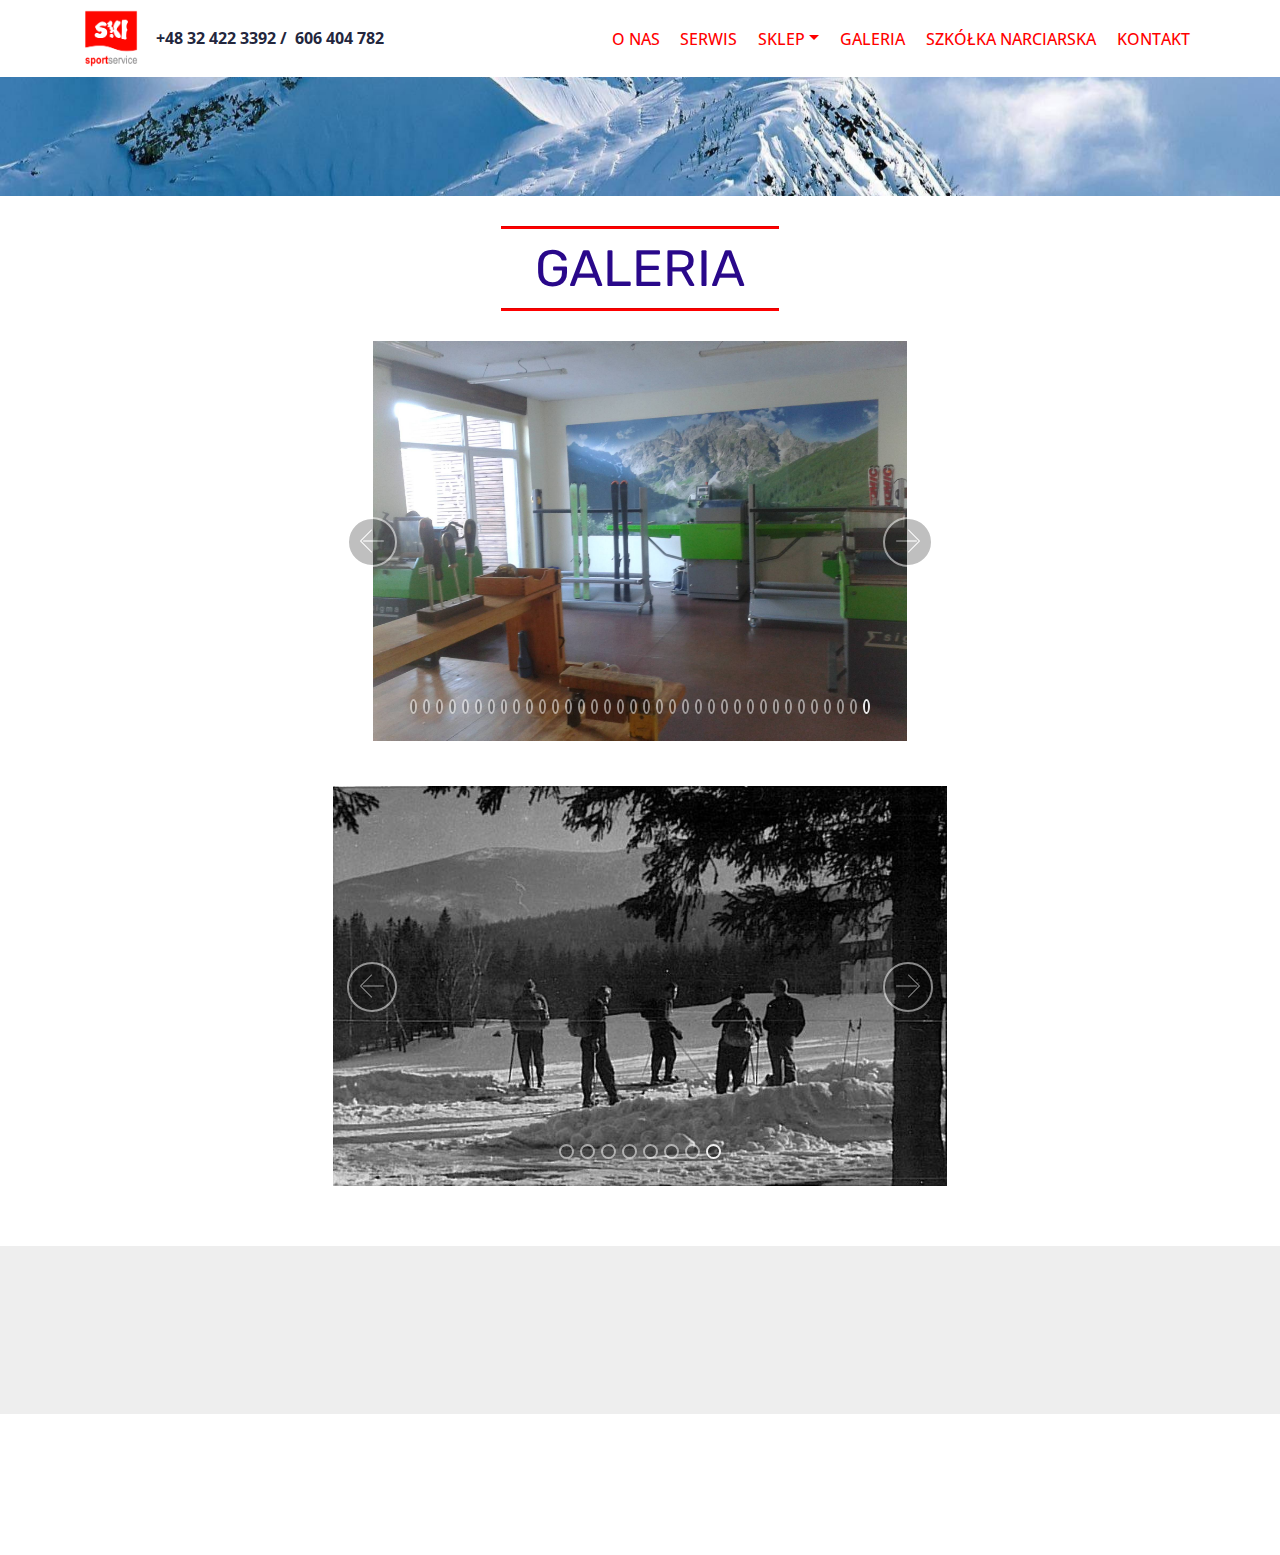
<file: gallery.html>
<!DOCTYPE html>
<html>
<head>
  <!-- Site made with Mobirise Website Builder v4.3.2, https://mobirise.com -->
  <meta charset="UTF-8">
  <meta http-equiv="X-UA-Compatible" content="IE=edge">
  <meta name="generator" content="Mobirise v4.3.2, mobirise.com">
  <meta name="viewport" content="width=device-width, initial-scale=1">
  <link rel="shortcut icon" href="assets/images/logom1.png" type="">
  <meta name="keywords" content="narty, szkółka narciarska ;,serwis nart, naprawa nart rybnik, sprzedaż nart rybnik, serwis nart rybnik, narty rybnik">
  <meta name="description" content="PROFESJONALNY serwis narciarski, doświadczenie i KNOW HOW ze Szwajcarii i Niemiec. NARTY - nowe, używane.">
  <title>GALERIA</title>
  <link rel="stylesheet" href="assets/web/assets/mobirise-icons/mobirise-icons.css">
  <link rel="stylesheet" href="assets/tether/tether.min.css">
  <link rel="stylesheet" href="assets/bootstrap/css/bootstrap.min.css">
  <link rel="stylesheet" href="assets/bootstrap/css/bootstrap-grid.min.css">
  <link rel="stylesheet" href="assets/bootstrap/css/bootstrap-reboot.min.css">
  <link rel="stylesheet" href="assets/dropdown/css/style.css">
  <link rel="stylesheet" href="assets/socicon/css/styles.css">
  <link rel="stylesheet" href="assets/theme/css/style.css">
  <link rel="stylesheet" href="assets/mobirise/css/mbr-additional.css" type="text/css">
  
  
  
</head>
<body>
<section class="menu cid-qxsOkBXui8" once="menu" id="menu1-8e" data-rv-view="4630">

    

    <nav class="navbar navbar-expand beta-menu navbar-dropdown align-items-center navbar-fixed-top navbar-toggleable-sm">
        <button class="navbar-toggler navbar-toggler-right" type="button" data-toggle="collapse" data-target="#navbarSupportedContent" aria-controls="navbarSupportedContent" aria-expanded="false" aria-label="Toggle navigation">
            <div class="hamburger">
                <span></span>
                <span></span>
                <span></span>
                <span></span>
            </div>
        </button>
        <div class="menu-logo">
            <div class="navbar-brand">
                <span class="navbar-logo">
                    <a href="index.html">
                         <img src="assets/images/logom1.png" alt="" title="" media-simple="true" style="height: 3.8rem;">
                    </a>
                </span>
                <span class="navbar-caption-wrap"><a class="navbar-caption text-primary display-4" href="contact.html">+48 32 422 3392 / &nbsp;606&nbsp;404&nbsp;782</a></span>
            </div>
        </div>
        <div class="collapse navbar-collapse" id="navbarSupportedContent">
            <ul class="navbar-nav nav-dropdown nav-right" data-app-modern-menu="true"><li class="nav-item">
                    <a class="nav-link link text-secondary display-4" href="AboutUs.html">O NAS</a>
                </li><li class="nav-item"><a class="nav-link link text-secondary display-4" href="services.html">
                        SERWIS</a></li><li class="nav-item dropdown"><a class="nav-link link text-secondary dropdown-toggle display-4" href="shop.html" data-toggle="dropdown-submenu" aria-expanded="false">
                        SKLEP</a><div class="dropdown-menu"><a class="text-secondary dropdown-item display-4" href="Shop.html" aria-expanded="false">NASZ SKLEP</a><a class="text-secondary dropdown-item display-4" href="equipment.html" aria-expanded="false">NARTY</a><div class="dropdown"><a class="text-secondary dropdown-item dropdown-toggle display-4" href="" aria-expanded="false" data-toggle="dropdown-submenu">BUTY</a><div class="dropdown-menu dropdown-submenu"><a class="text-secondary dropdown-item display-4" href="bootsmen.html" aria-expanded="false">MĘSKIE</a><a class="text-secondary dropdown-item display-4" href="bootsWomen.html" aria-expanded="false">DAMSKIE</a></div></div></div></li><li class="nav-item"><a class="nav-link link text-secondary display-4" href="gallery.html">GALERIA</a></li><li class="nav-item"><a class="nav-link link text-secondary display-4" href="school.html">
                        SZKÓŁKA NARCIARSKA</a></li><li class="nav-item"><a class="nav-link link text-secondary display-4" href="contact.html">KONTAKT</a></li></ul>
            
        </div>
    </nav>
</section>

<section class="engine"><a href=""></a></section><section class="mbr-section content5 cid-qxi1U29dsf mbr-parallax-background" id="content5-7k" data-rv-view="5028">

    

    

    <div class="container">
        <div class="media-container-row">
            <div class="title col-12 col-md-8">
                
                
                
                
            </div>
        </div>
    </div>
</section>

<section class="mbr-section article content9 cid-qxsOFRQvb8" id="content9-8x" data-rv-view="4668">
    
     

    <div class="container">
        <div class="inner-container" style="width: 100%;">
            <hr class="line" style="width: 25%;">
            <div class="section1Title">
                    GALERIA</div>
            <hr class="line" style="width: 25%;">
        </div>
        </div>
</section>

<section class="carousel slide cid-qxhqiwYIqf" data-interval="false" id="slider2-51" data-rv-view="5033">

    
    <div class="container content-slider">
        <div class="content-slider-wrap">
            <div><div class="mbr-slider slide carousel" data-pause="true" data-keyboard="false" data-ride="carousel" data-interval="3000"><ol class="carousel-indicators"><li data-app-prevent-settings="" data-target="#slider2-51" data-slide-to="0"></li><li data-app-prevent-settings="" data-target="#slider2-51" data-slide-to="1"></li><li data-app-prevent-settings="" data-target="#slider2-51" data-slide-to="2"></li><li data-app-prevent-settings="" data-target="#slider2-51" data-slide-to="3"></li><li data-app-prevent-settings="" data-target="#slider2-51" data-slide-to="4"></li><li data-app-prevent-settings="" data-target="#slider2-51" data-slide-to="5"></li><li data-app-prevent-settings="" data-target="#slider2-51" data-slide-to="6"></li><li data-app-prevent-settings="" data-target="#slider2-51" data-slide-to="7"></li><li data-app-prevent-settings="" data-target="#slider2-51" data-slide-to="8"></li><li data-app-prevent-settings="" data-target="#slider2-51" data-slide-to="9"></li><li data-app-prevent-settings="" data-target="#slider2-51" data-slide-to="10"></li><li data-app-prevent-settings="" data-target="#slider2-51" data-slide-to="11"></li><li data-app-prevent-settings="" data-target="#slider2-51" data-slide-to="12"></li><li data-app-prevent-settings="" data-target="#slider2-51" data-slide-to="13"></li><li data-app-prevent-settings="" data-target="#slider2-51" data-slide-to="14"></li><li data-app-prevent-settings="" data-target="#slider2-51" data-slide-to="15"></li><li data-app-prevent-settings="" data-target="#slider2-51" data-slide-to="16"></li><li data-app-prevent-settings="" data-target="#slider2-51" data-slide-to="17"></li><li data-app-prevent-settings="" data-target="#slider2-51" data-slide-to="18"></li><li data-app-prevent-settings="" data-target="#slider2-51" data-slide-to="19"></li><li data-app-prevent-settings="" data-target="#slider2-51" data-slide-to="20"></li><li data-app-prevent-settings="" data-target="#slider2-51" data-slide-to="21"></li><li data-app-prevent-settings="" data-target="#slider2-51" data-slide-to="22"></li><li data-app-prevent-settings="" data-target="#slider2-51" data-slide-to="23"></li><li data-app-prevent-settings="" data-target="#slider2-51" data-slide-to="24"></li><li data-app-prevent-settings="" data-target="#slider2-51" data-slide-to="25"></li><li data-app-prevent-settings="" data-target="#slider2-51" data-slide-to="26"></li><li data-app-prevent-settings="" data-target="#slider2-51" data-slide-to="27"></li><li data-app-prevent-settings="" data-target="#slider2-51" data-slide-to="28"></li><li data-app-prevent-settings="" data-target="#slider2-51" data-slide-to="29"></li><li data-app-prevent-settings="" data-target="#slider2-51" data-slide-to="30"></li><li data-app-prevent-settings="" data-target="#slider2-51" data-slide-to="31"></li><li data-app-prevent-settings="" data-target="#slider2-51" data-slide-to="32"></li><li data-app-prevent-settings="" data-target="#slider2-51" data-slide-to="33"></li><li data-app-prevent-settings="" data-target="#slider2-51" data-slide-to="34"></li><li data-app-prevent-settings="" data-target="#slider2-51" class=" active" data-slide-to="35"></li></ol><div class="carousel-inner" role="listbox"><div class="carousel-item slider-fullscreen-image" data-bg-video-slide="false" style="background-image: url(assets/images/gal3-2000x1500.jpg);"><div class="container container-slide"><div class="image_wrapper"><img src="assets/images/gal3-2000x1500.jpg"><div class="carousel-caption justify-content-center"><div class="col-10 align-center"></div></div></div></div></div><div class="carousel-item slider-fullscreen-image" data-bg-video-slide="false" style="background-image: url(assets/images/gal37-2000x1500.jpg);"><div class="container container-slide"><div class="image_wrapper"><img src="assets/images/gal37-2000x1500.jpg"><div class="carousel-caption justify-content-center"><div class="col-10 align-center"></div></div></div></div></div><div class="carousel-item slider-fullscreen-image" data-bg-video-slide="false" style="background-image: url(assets/images/gal2-2000x1810.jpg);"><div class="container container-slide"><div class="image_wrapper"><img src="assets/images/gal2-2000x1810.jpg"><div class="carousel-caption justify-content-center"><div class="col-10 align-center"></div></div></div></div></div><div class="carousel-item slider-fullscreen-image" data-bg-video-slide="false" style="background-image: url(assets/images/gal4-2000x1500.jpg);"><div class="container container-slide"><div class="image_wrapper"><img src="assets/images/gal4-2000x1500.jpg"><div class="carousel-caption justify-content-center"><div class="col-10 align-center"></div></div></div></div></div><div class="carousel-item slider-fullscreen-image" data-bg-video-slide="false" style="background-image: url(assets/images/gal5-2000x1500.jpg);"><div class="container container-slide"><div class="image_wrapper"><img src="assets/images/gal5-2000x1500.jpg"><div class="carousel-caption justify-content-center"><div class="col-10 align-center"></div></div></div></div></div><div class="carousel-item slider-fullscreen-image" data-bg-video-slide="false" style="background-image: url(assets/images/gal1-2000x1153.jpg);"><div class="container container-slide"><div class="image_wrapper"><img src="assets/images/gal1-2000x1153.jpg"><div class="carousel-caption justify-content-center"><div class="col-10 align-center"></div></div></div></div></div><div class="carousel-item slider-fullscreen-image" data-bg-video-slide="false" style="background-image: url(assets/images/gal6-2000x1500.jpg);"><div class="container container-slide"><div class="image_wrapper"><img src="assets/images/gal6-2000x1500.jpg"><div class="carousel-caption justify-content-center"><div class="col-10 align-center"></div></div></div></div></div><div class="carousel-item slider-fullscreen-image" data-bg-video-slide="false" style="background-image: url(assets/images/gal7-2000x1079.jpg);"><div class="container container-slide"><div class="image_wrapper"><img src="assets/images/gal7-2000x1079.jpg"><div class="carousel-caption justify-content-center"><div class="col-10 align-center"></div></div></div></div></div><div class="carousel-item slider-fullscreen-image" data-bg-video-slide="false" style="background-image: url(assets/images/gal8-2000x1500.jpg);"><div class="container container-slide"><div class="image_wrapper"><img src="assets/images/gal8-2000x1500.jpg"><div class="carousel-caption justify-content-center"><div class="col-10 align-center"></div></div></div></div></div><div class="carousel-item slider-fullscreen-image" data-bg-video-slide="false" style="background-image: url(assets/images/gal9-2000x1500.jpg);"><div class="container container-slide"><div class="image_wrapper"><img src="assets/images/gal9-2000x1500.jpg"><div class="carousel-caption justify-content-center"><div class="col-10 align-center"></div></div></div></div></div><div class="carousel-item slider-fullscreen-image" data-bg-video-slide="false" style="background-image: url(assets/images/gal37-2000x1500.jpg);"><div class="container container-slide"><div class="image_wrapper"><img src="assets/images/gal37-2000x1500.jpg"><div class="carousel-caption justify-content-center"><div class="col-10 align-center"></div></div></div></div></div><div class="carousel-item slider-fullscreen-image" data-bg-video-slide="false" style="background-image: url(assets/images/gal11-1920x2560.jpg);"><div class="container container-slide"><div class="image_wrapper"><img src="assets/images/gal11-1920x2560.jpg"><div class="carousel-caption justify-content-center"><div class="col-10 align-center"></div></div></div></div></div><div class="carousel-item slider-fullscreen-image" data-bg-video-slide="false" style="background-image: url(assets/images/gal12-2000x1500.jpg);"><div class="container container-slide"><div class="image_wrapper"><img src="assets/images/gal12-2000x1500.jpg"><div class="carousel-caption justify-content-center"><div class="col-10 align-center"></div></div></div></div></div><div class="carousel-item slider-fullscreen-image" data-bg-video-slide="false" style="background-image: url(assets/images/gal13-2000x1500.jpg);"><div class="container container-slide"><div class="image_wrapper"><img src="assets/images/gal13-2000x1500.jpg"><div class="carousel-caption justify-content-center"><div class="col-10 align-center"></div></div></div></div></div><div class="carousel-item slider-fullscreen-image" data-bg-video-slide="false" style="background-image: url(assets/images/gal14-1920x2560.jpg);"><div class="container container-slide"><div class="image_wrapper"><img src="assets/images/gal14-1920x2560.jpg"><div class="carousel-caption justify-content-center"><div class="col-10 align-center"></div></div></div></div></div><div class="carousel-item slider-fullscreen-image" data-bg-video-slide="false" style="background-image: url(assets/images/gal15-1920x2560.jpg);"><div class="container container-slide"><div class="image_wrapper"><img src="assets/images/gal15-1920x2560.jpg"><div class="carousel-caption justify-content-center"><div class="col-10 align-center"></div></div></div></div></div><div class="carousel-item slider-fullscreen-image" data-bg-video-slide="false" style="background-image: url(assets/images/gal16-1920x2560.jpg);"><div class="container container-slide"><div class="image_wrapper"><img src="assets/images/gal16-1920x2560.jpg"><div class="carousel-caption justify-content-center"><div class="col-10 align-center"></div></div></div></div></div><div class="carousel-item slider-fullscreen-image" data-bg-video-slide="false" style="background-image: url(assets/images/gal17-1920x2560.jpg);"><div class="container container-slide"><div class="image_wrapper"><img src="assets/images/gal17-1920x2560.jpg"><div class="carousel-caption justify-content-center"><div class="col-10 align-center"></div></div></div></div></div><div class="carousel-item slider-fullscreen-image" data-bg-video-slide="false" style="background-image: url(assets/images/gal18-2000x1500.jpg);"><div class="container container-slide"><div class="image_wrapper"><img src="assets/images/gal18-2000x1500.jpg"><div class="carousel-caption justify-content-center"><div class="col-10 align-center"></div></div></div></div></div><div class="carousel-item slider-fullscreen-image" data-bg-video-slide="false" style="background-image: url(assets/images/gal19-2000x1500.jpg);"><div class="container container-slide"><div class="image_wrapper"><img src="assets/images/gal19-2000x1500.jpg"><div class="carousel-caption justify-content-center"><div class="col-10 align-center"></div></div></div></div></div><div class="carousel-item slider-fullscreen-image" data-bg-video-slide="false" style="background-image: url(assets/images/gal20-1920x2560.jpg);"><div class="container container-slide"><div class="image_wrapper"><img src="assets/images/gal20-1920x2560.jpg"><div class="carousel-caption justify-content-center"><div class="col-10 align-center"></div></div></div></div></div><div class="carousel-item slider-fullscreen-image" data-bg-video-slide="false" style="background-image: url(assets/images/gal22-1920x2560.jpg);"><div class="container container-slide"><div class="image_wrapper"><img src="assets/images/gal22-1920x2560.jpg"><div class="carousel-caption justify-content-center"><div class="col-10 align-center"></div></div></div></div></div><div class="carousel-item slider-fullscreen-image" data-bg-video-slide="false" style="background-image: url(assets/images/gal23-2000x1500.jpg);"><div class="container container-slide"><div class="image_wrapper"><img src="assets/images/gal23-2000x1500.jpg"><div class="carousel-caption justify-content-center"><div class="col-10 align-center"></div></div></div></div></div><div class="carousel-item slider-fullscreen-image" data-bg-video-slide="false" style="background-image: url(assets/images/gal24-2000x1500.jpg);"><div class="container container-slide"><div class="image_wrapper"><img src="assets/images/gal24-2000x1500.jpg"><div class="carousel-caption justify-content-center"><div class="col-10 align-center"></div></div></div></div></div><div class="carousel-item slider-fullscreen-image" data-bg-video-slide="false" style="background-image: url(assets/images/gal25-2000x1500.jpg);"><div class="container container-slide"><div class="image_wrapper"><img src="assets/images/gal25-2000x1500.jpg"><div class="carousel-caption justify-content-center"><div class="col-10 align-center"></div></div></div></div></div><div class="carousel-item slider-fullscreen-image" data-bg-video-slide="false" style="background-image: url(assets/images/gal26-2000x1500.jpg);"><div class="container container-slide"><div class="image_wrapper"><img src="assets/images/gal26-2000x1500.jpg"><div class="carousel-caption justify-content-center"><div class="col-10 align-center"></div></div></div></div></div><div class="carousel-item slider-fullscreen-image" data-bg-video-slide="false" style="background-image: url(assets/images/gal27-2000x1500.jpg);"><div class="container container-slide"><div class="image_wrapper"><img src="assets/images/gal27-2000x1500.jpg"><div class="carousel-caption justify-content-center"><div class="col-10 align-center"></div></div></div></div></div><div class="carousel-item slider-fullscreen-image" data-bg-video-slide="false" style="background-image: url(assets/images/gal5-2000x1500.jpg);"><div class="container container-slide"><div class="image_wrapper"><img src="assets/images/gal5-2000x1500.jpg"><div class="carousel-caption justify-content-center"><div class="col-10 align-center"></div></div></div></div></div><div class="carousel-item slider-fullscreen-image" data-bg-video-slide="false" style="background-image: url(assets/images/gal29-2000x1500.jpg);"><div class="container container-slide"><div class="image_wrapper"><img src="assets/images/gal29-2000x1500.jpg"><div class="carousel-caption justify-content-center"><div class="col-10 align-center"></div></div></div></div></div><div class="carousel-item slider-fullscreen-image" data-bg-video-slide="false" style="background-image: url(assets/images/gal30-2000x1500.jpg);"><div class="container container-slide"><div class="image_wrapper"><img src="assets/images/gal30-2000x1500.jpg"><div class="carousel-caption justify-content-center"><div class="col-10 align-center"></div></div></div></div></div><div class="carousel-item slider-fullscreen-image" data-bg-video-slide="false" style="background-image: url(assets/images/gal31-1920x2560.jpg);"><div class="container container-slide"><div class="image_wrapper"><img src="assets/images/gal31-1920x2560.jpg"><div class="carousel-caption justify-content-center"><div class="col-10 align-center"></div></div></div></div></div><div class="carousel-item slider-fullscreen-image" data-bg-video-slide="false" style="background-image: url(assets/images/gal32-1920x2560.jpg);"><div class="container container-slide"><div class="image_wrapper"><img src="assets/images/gal32-1920x2560.jpg"><div class="carousel-caption justify-content-center"><div class="col-10 align-center"></div></div></div></div></div><div class="carousel-item slider-fullscreen-image" data-bg-video-slide="false" style="background-image: url(assets/images/gal33-1920x2560.jpg);"><div class="container container-slide"><div class="image_wrapper"><img src="assets/images/gal33-1920x2560.jpg"><div class="carousel-caption justify-content-center"><div class="col-10 align-center"></div></div></div></div></div><div class="carousel-item slider-fullscreen-image" data-bg-video-slide="false" style="background-image: url(assets/images/gal34-2000x1500.jpg);"><div class="container container-slide"><div class="image_wrapper"><img src="assets/images/gal34-2000x1500.jpg"><div class="carousel-caption justify-content-center"><div class="col-10 align-center"></div></div></div></div></div><div class="carousel-item slider-fullscreen-image" data-bg-video-slide="false" style="background-image: url(assets/images/gal35-2000x1500.jpg);"><div class="container container-slide"><div class="image_wrapper"><img src="assets/images/gal35-2000x1500.jpg"><div class="carousel-caption justify-content-center"><div class="col-10 align-center"></div></div></div></div></div><div class="carousel-item slider-fullscreen-image active" data-bg-video-slide="false" style="background-image: url(assets/images/gal36-2000x1500.jpg);"><div class="container container-slide"><div class="image_wrapper"><img src="assets/images/gal36-2000x1500.jpg"><div class="carousel-caption justify-content-center"><div class="col-10 align-center"></div></div></div></div></div></div><a data-app-prevent-settings="" class="carousel-control carousel-control-prev" role="button" data-slide="prev" href="#slider2-51"><span aria-hidden="true" class="mbri-left mbr-iconfont"></span><span class="sr-only">Previous</span></a><a data-app-prevent-settings="" class="carousel-control carousel-control-next" role="button" data-slide="next" href="#slider2-51"><span aria-hidden="true" class="mbri-right mbr-iconfont"></span><span class="sr-only">Next</span></a></div></div> 
        </div>
    </div>
</section>

<section class="carousel slide cid-qxhqCfYIji" data-interval="false" id="slider2-52" data-rv-view="5144">

    
    <div class="container content-slider">
        <div class="content-slider-wrap">
            <div><div class="mbr-slider slide carousel" data-pause="true" data-keyboard="false" data-ride="carousel" data-interval="5000"><ol class="carousel-indicators"><li data-app-prevent-settings="" data-target="#slider2-52" data-slide-to="0"></li><li data-app-prevent-settings="" data-target="#slider2-52" data-slide-to="1"></li><li data-app-prevent-settings="" data-target="#slider2-52" data-slide-to="2"></li><li data-app-prevent-settings="" data-target="#slider2-52" data-slide-to="3"></li><li data-app-prevent-settings="" data-target="#slider2-52" data-slide-to="4"></li><li data-app-prevent-settings="" data-target="#slider2-52" data-slide-to="5"></li><li data-app-prevent-settings="" data-target="#slider2-52" data-slide-to="6"></li><li data-app-prevent-settings="" data-target="#slider2-52" class=" active" data-slide-to="7"></li></ol><div class="carousel-inner" role="listbox"><div class="carousel-item slider-fullscreen-image" data-bg-video-slide="false" style="background-image: url(assets/images/stary1-1-800x521.jpg);"><div class="container container-slide"><div class="image_wrapper"><img src="assets/images/stary1-1-800x521.jpg"><div class="carousel-caption justify-content-center"><div class="col-10 align-center"></div></div></div></div></div><div class="carousel-item slider-fullscreen-image" data-bg-video-slide="false" style="background-image: url(assets/images/stary2-800x521.jpg);"><div class="container container-slide"><div class="image_wrapper"><img src="assets/images/stary2-800x521.jpg"><div class="carousel-caption justify-content-center"><div class="col-10 align-center"></div></div></div></div></div><div class="carousel-item slider-fullscreen-image" data-bg-video-slide="false" style="background-image: url(assets/images/stary3-800x521.jpg);"><div class="container container-slide"><div class="image_wrapper"><img src="assets/images/stary3-800x521.jpg"><div class="carousel-caption justify-content-center"><div class="col-10 align-center"></div></div></div></div></div><div class="carousel-item slider-fullscreen-image" data-bg-video-slide="false" style="background-image: url(assets/images/stary4-800x521.jpg);"><div class="container container-slide"><div class="image_wrapper"><img src="assets/images/stary4-800x521.jpg"><div class="carousel-caption justify-content-center"><div class="col-10 align-center"></div></div></div></div></div><div class="carousel-item slider-fullscreen-image" data-bg-video-slide="false" style="background-image: url(assets/images/stary5-800x521.jpg);"><div class="container container-slide"><div class="image_wrapper"><img src="assets/images/stary5-800x521.jpg"><div class="carousel-caption justify-content-center"><div class="col-10 align-center"></div></div></div></div></div><div class="carousel-item slider-fullscreen-image" data-bg-video-slide="false" style="background-image: url(assets/images/stary6-800x521.jpg);"><div class="container container-slide"><div class="image_wrapper"><img src="assets/images/stary6-800x521.jpg"><div class="carousel-caption justify-content-center"><div class="col-10 align-center"></div></div></div></div></div><div class="carousel-item slider-fullscreen-image" data-bg-video-slide="false" style="background-image: url(assets/images/stary7-800x521.jpg);"><div class="container container-slide"><div class="image_wrapper"><img src="assets/images/stary7-800x521.jpg"><div class="carousel-caption justify-content-center"><div class="col-10 align-center"></div></div></div></div></div><div class="carousel-item slider-fullscreen-image active" data-bg-video-slide="false" style="background-image: url(assets/images/stary8-800x521.jpg);"><div class="container container-slide"><div class="image_wrapper"><img src="assets/images/stary8-800x521.jpg"><div class="carousel-caption justify-content-center"><div class="col-10 align-center"></div></div></div></div></div></div><a data-app-prevent-settings="" class="carousel-control carousel-control-prev" role="button" data-slide="prev" href="#slider2-52"><span aria-hidden="true" class="mbri-left mbr-iconfont"></span><span class="sr-only">Previous</span></a><a data-app-prevent-settings="" class="carousel-control carousel-control-next" role="button" data-slide="next" href="#slider2-52"><span aria-hidden="true" class="mbri-right mbr-iconfont"></span><span class="sr-only">Next</span></a></div></div> 
        </div>
    </div>
</section>

<section class="mbr-section content5 cid-qxi1r5n0Z4 mbr-parallax-background" id="content5-7e" data-rv-view="5171">

    

    

    <div class="container">
        <div class="media-container-row">
            <div class="title col-12 col-md-8">
                <h2 class="align-center mbr-bold mbr-white pb-3 mbr-fonts-style display-1"></h2>
                <h3 class="mbr-section-subtitle align-center mbr-light mbr-white pb-3 mbr-fonts-style display-5"></h3>
                
                
            </div>
        </div>
    </div>
</section>

<section once="" class="cid-qxsQgNCYdc mbr-reveal" id="footer7-96" data-rv-view="4823">

    

    

    <div class="container">
        <div class="media-container-row align-center mbr-white">
            <div class="row">
                <ul class="foot-menu">
                    
                    
                    
                    
                    
                <li class="foot-menu-item mbr-fonts-style display-7"><a href="AboutUs.html" class="text-white">O NAS</a></li><li class="foot-menu-item mbr-fonts-style display-7"><a href="services.html" class="text-white">SERWIS</a></li><li class="foot-menu-item mbr-fonts-style display-7"><a href="gallery.html" class="text-white">GALERIA</a></li><li class="foot-menu-item mbr-fonts-style display-7"><a href="contact.html" class="text-white">KONTAKT</a></li></ul>
            </div>
            
            <div class="row row-copirayt">
                <p class="mbr-text mb-0 mbr-fonts-style mbr-white display-7">
                    © Copyright 2017 &nbsp;- All Rights Reserved
                </p>
            </div>
        </div>
    </div>
</section>


  <script src="assets/web/assets/jquery/jquery.min.js"></script>
  <script src="assets/popper/popper.min.js"></script>
  <script src="assets/tether/tether.min.js"></script>
  <script src="assets/bootstrap/js/bootstrap.min.js"></script>
  <script src="assets/smooth-scroll/smooth-scroll.js"></script>
  <script src="assets/dropdown/js/script.min.js"></script>
  <script src="assets/jarallax/jarallax.min.js"></script>
  <script src="assets/jquery-mb-ytplayer/jquery.mb.ytplayer.min.js"></script>
  <script src="assets/jquery-mb-vimeo_player/jquery.mb.vimeo_player.js"></script>
  <script src="assets/bootstrap-carousel-swipe/bootstrap-carousel-swipe.js"></script>
  <script src="assets/touch-swipe/jquery.touch-swipe.min.js"></script>
  <script src="assets/theme/js/script.js"></script>
  <script src="assets/mobirise-slider-video/script.js"></script>
  
  
</body>
</html>
</file>
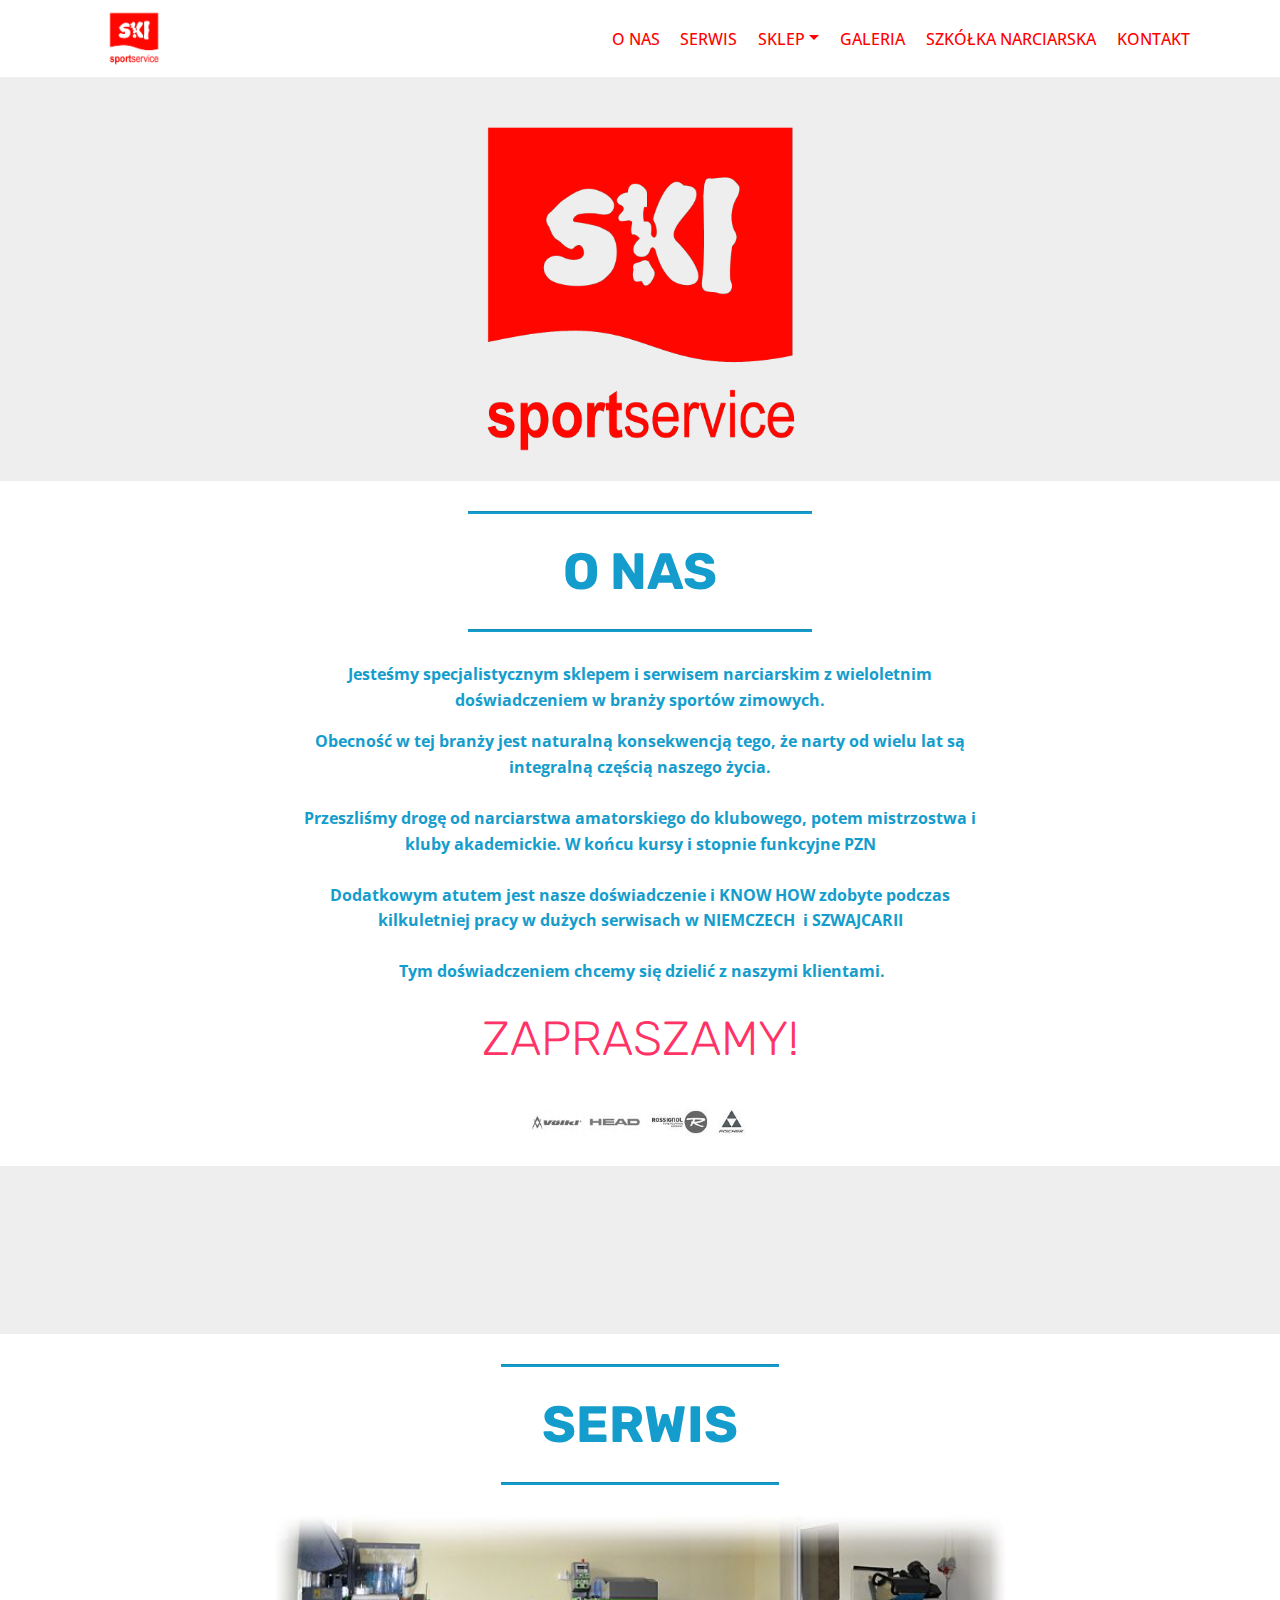
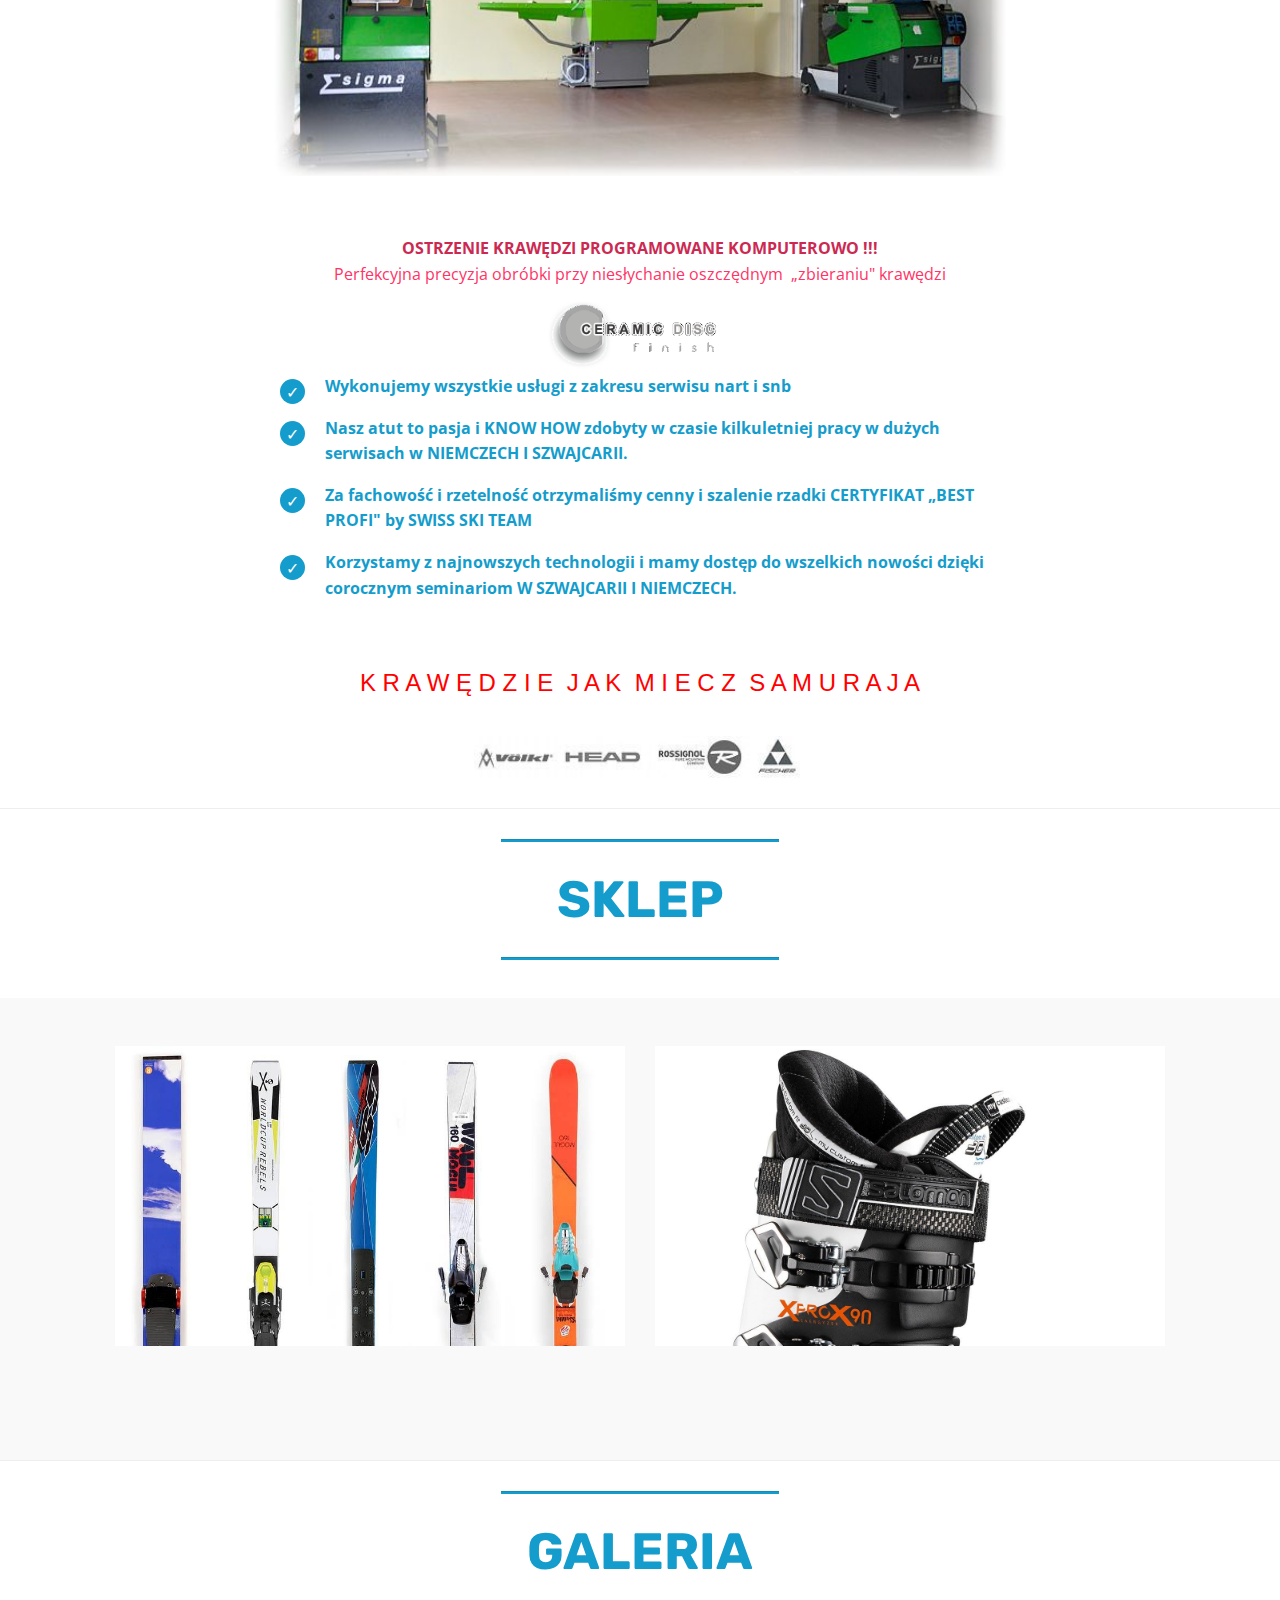
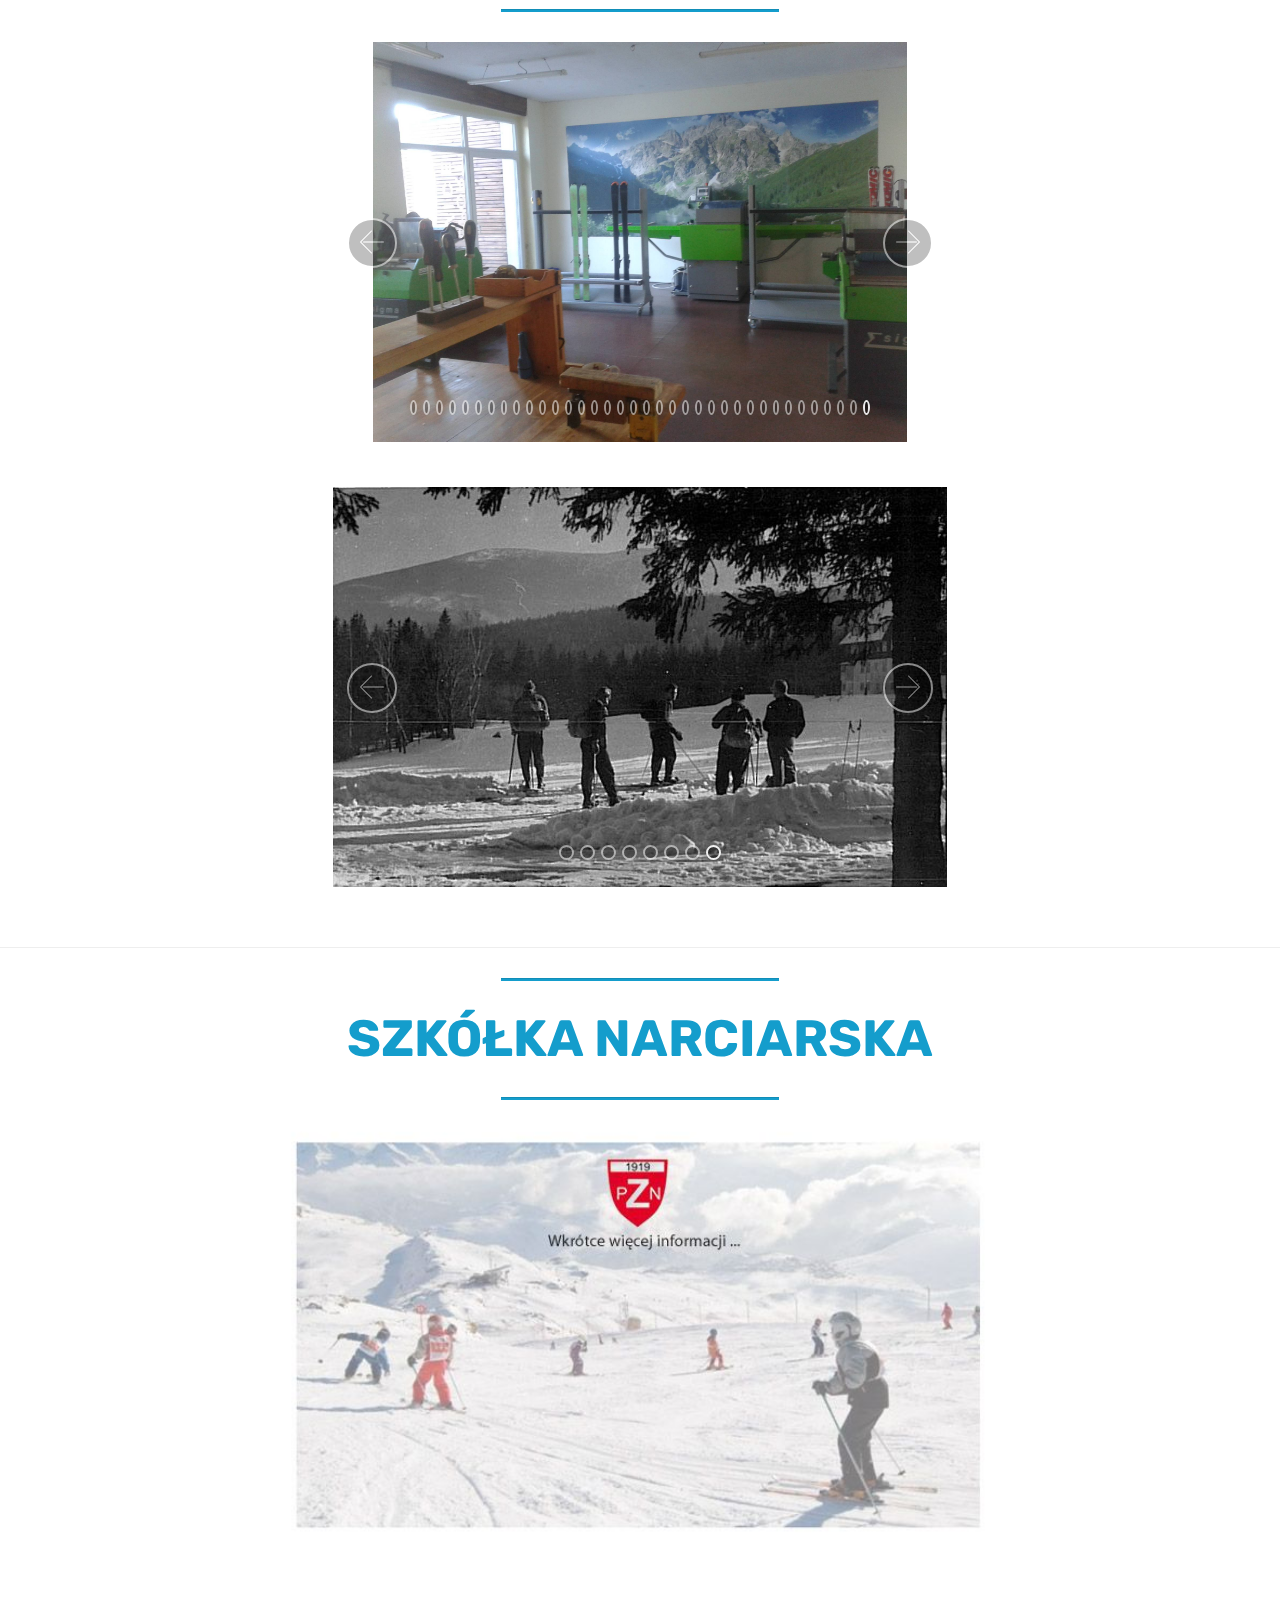
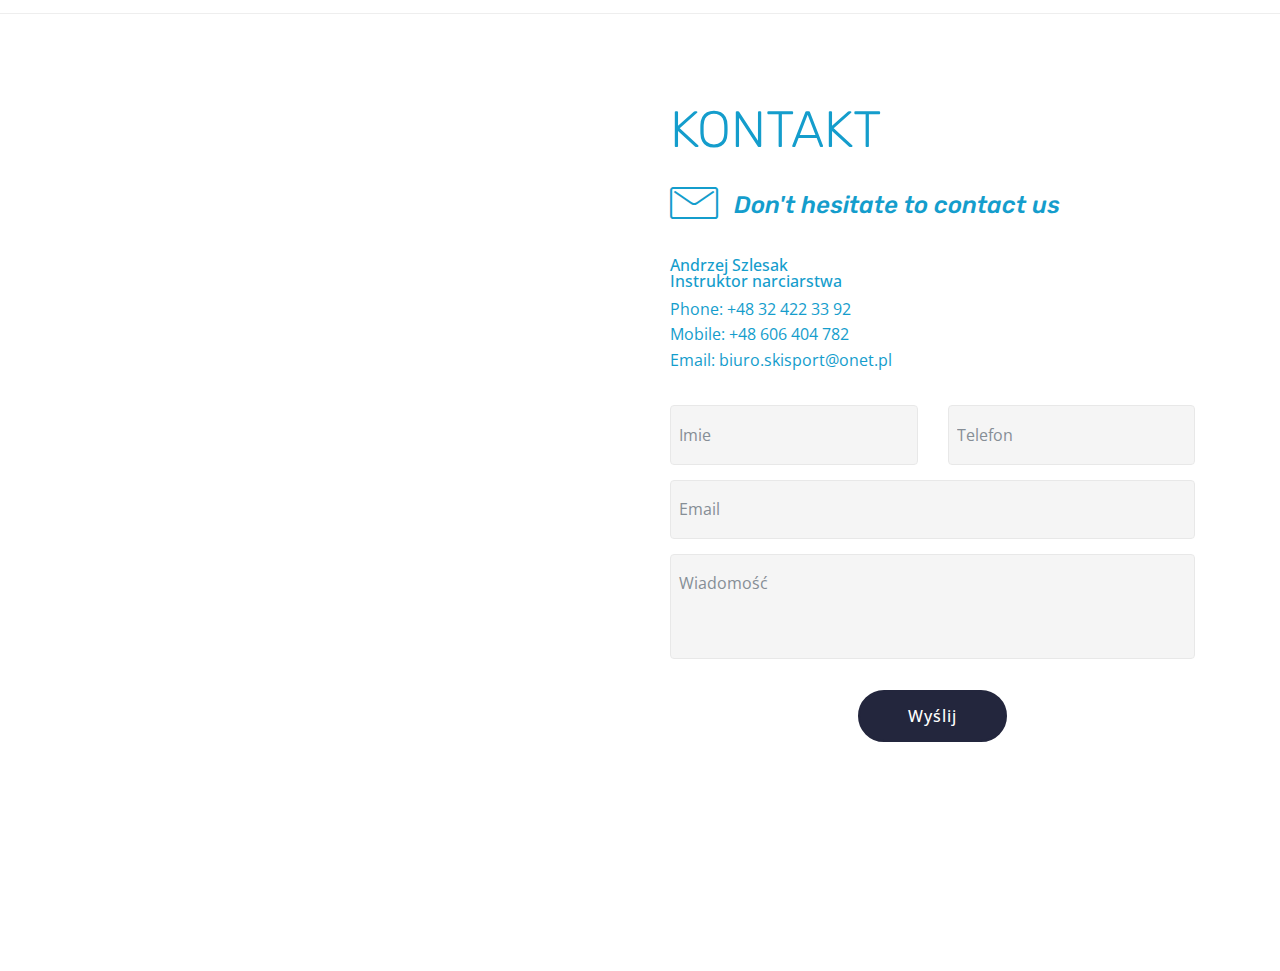
<file: home.html>
<!DOCTYPE html>
<html>
<head>
  <!-- Site made with Mobirise Website Builder v4.3.2, https://mobirise.com -->
  <meta charset="UTF-8">
  <meta http-equiv="X-UA-Compatible" content="IE=edge">
  <meta name="generator" content="Mobirise v4.3.2, mobirise.com">
  <meta name="viewport" content="width=device-width, initial-scale=1">
  <link rel="shortcut icon" href="assets/images/logo1-1920x1080.png" type="image/x-icon">
  <meta name="description" content="Site Builder Description">
  <title>HOME</title>
  <link rel="stylesheet" href="assets/web/assets/mobirise-icons/mobirise-icons.css">
  <link rel="stylesheet" href="assets/tether/tether.min.css">
  <link rel="stylesheet" href="assets/bootstrap/css/bootstrap.min.css">
  <link rel="stylesheet" href="assets/bootstrap/css/bootstrap-grid.min.css">
  <link rel="stylesheet" href="assets/bootstrap/css/bootstrap-reboot.min.css">
  <link rel="stylesheet" href="assets/dropdown/css/style.css">
  <link rel="stylesheet" href="assets/socicon/css/styles.css">
  <link rel="stylesheet" href="assets/theme/css/style.css">
  <link rel="stylesheet" href="assets/mobirise/css/mbr-additional.css" type="text/css">
  
  
  
</head>
<body>
<section class="menu cid-qxgKXJztz8" once="menu" id="menu1-h" data-rv-view="1243">

    

    <nav class="navbar navbar-expand beta-menu navbar-dropdown align-items-center navbar-fixed-top navbar-toggleable-sm">
        <button class="navbar-toggler navbar-toggler-right" type="button" data-toggle="collapse" data-target="#navbarSupportedContent" aria-controls="navbarSupportedContent" aria-expanded="false" aria-label="Toggle navigation">
            <div class="hamburger">
                <span></span>
                <span></span>
                <span></span>
                <span></span>
            </div>
        </button>
        <div class="menu-logo">
            <div class="navbar-brand">
                <span class="navbar-logo">
                    <a href="page1.html">
                         <img src="assets/images/logo1-1920x1080.png" alt="Mobirise" title="" media-simple="true" style="height: 3.8rem;">
                    </a>
                </span>
                <span class="navbar-caption-wrap"><a class="navbar-caption text-white display-4" href="https://mobirise.com"></a></span>
            </div>
        </div>
        <div class="collapse navbar-collapse" id="navbarSupportedContent">
            <ul class="navbar-nav nav-dropdown nav-right" data-app-modern-menu="true"><li class="nav-item">
                    <a class="nav-link link text-secondary display-4" href="AboutUs.html">O NAS</a>
                </li><li class="nav-item"><a class="nav-link link text-secondary display-4" href="services.html">
                        SERWIS</a></li><li class="nav-item dropdown"><a class="nav-link link text-secondary dropdown-toggle display-4" href="page4.html" data-toggle="dropdown-submenu" aria-expanded="false">
                        SKLEP</a><div class="dropdown-menu"><a class="text-secondary dropdown-item display-4" href="equipment.html" aria-expanded="false">SPRZĘT</a><div class="dropdown"><a class="text-secondary dropdown-item dropdown-toggle display-4" href="https://mobirise.com" aria-expanded="false" data-toggle="dropdown-submenu">BUTY</a><div class="dropdown-menu dropdown-submenu"><a class="text-secondary dropdown-item display-4" href="bootsmen.html" aria-expanded="false">MĘSKIE</a><a class="text-secondary dropdown-item display-4" href="https://mobirise.com" aria-expanded="false">DAMSKIE</a></div></div></div></li><li class="nav-item"><a class="nav-link link text-secondary display-4" href="gallery.html">GALERIA</a></li><li class="nav-item"><a class="nav-link link text-secondary display-4" href="school.html">
                        SZKÓŁKA NARCIARSKA</a></li><li class="nav-item"><a class="nav-link link text-secondary display-4" href="contact.html">KONTAKT</a></li></ul>
            
        </div>
    </nav>
</section>

<section class="engine"><a href="https://mobirise.co/f">free bootstrap builder</a></section><section class="header4 cid-qxgVaBbVsz mbr-parallax-background" id="header4-m" data-rv-view="1245">

    

    

    <div class="container">
        <div class="row justify-content-md-center">
            <div class="media-content col-md-10">
                <h1 class="mbr-section-title align-center mbr-white pb-3 mbr-bold mbr-fonts-style display-1"></h1>
                
                <div class="mbr-text align-center mbr-white pb-3">
                    <p class="mbr-text mbr-fonts-style display-5"></p>
                </div>
                
            </div>
        
            <div class="mbr-figure pt-5" style="width: 60%;">
                <img src="assets/images/logo1-1920x1080.png" alt="Mobirise" title="" media-simple="true">
            </div>
        </div>
    </div>
</section>

<section class="mbr-section article content9 cid-qxgNgkOkZ8" id="content9-j" data-rv-view="1248">
    
     

    <div class="container">
        <div class="inner-container" style="width: 100%;">
            <hr class="line" style="width: 31%;">
            <div class="section-text align-center mbr-fonts-style display-1"><strong>O NAS</strong><br></div>
            <hr class="line" style="width: 31%;">
        </div>
        </div>
</section>

<section class="mbr-section article content1 cid-qxgW7BwUAm" id="content1-n" data-rv-view="1250">
    
     

    <div class="container">
        <div class="media-container-row">
            <div class="mbr-text col-12 col-md-8 mbr-fonts-style display-7"><p><strong>Jesteśmy specjalistycznym sklepem i serwisem narciarskim z wieloletnim doświadczeniem w branży sportów zimowych.
</strong></p><p></p><div><strong>Obecność w tej branży jest naturalną konsekwencją tego, że narty&nbsp;od wielu lat są integralną częścią naszego życia.
</strong></div><div><strong><br></strong></div><div><strong>Przeszliśmy drogę od narciarstwa amatorskiego do klubowego, potem mistrzostwa i kluby akademickie. W końcu kursy i stopnie funkcyjne PZN 
</strong></div><div><strong><br></strong></div><div><strong>Dodatkowym atutem jest nasze doświadczenie i KNOW HOW zdobyte podczas kilkuletniej pracy w dużych serwisach w NIEMCZECH &nbsp;i SZWAJCARII
</strong></div><div><strong><br></strong></div><div><strong>&nbsp;Tym doświadczeniem chcemy się dzielić z naszymi klientami.</strong></div><p></p></div>
        </div>
    </div>
</section>

<section class="mbr-section article content1 cid-qxhAviQCTG" id="content1-1x" data-rv-view="1251">
    
     

    <div class="container">
        <div class="media-container-row">
            <div class="mbr-text col-12 col-md-8 mbr-fonts-style display-2">ZAPRASZAMY!</div>
        </div>
    </div>
</section>

<section class="cid-qxhktxl336" id="image1-1m" data-rv-view="1252">

    

    <figure class="mbr-figure container">
            <div class="image-block" style="width: 20%;">
                <img src="assets/images/producenci-all2-319x40.jpg" width="1400" alt="Mobirise" title="" media-simple="true">
                
            </div>
    </figure>
</section>

<section class="mbr-section content5 cid-qxgPtndDoM mbr-parallax-background" id="content5-k" data-rv-view="1254">

    

    

    <div class="container">
        <div class="media-container-row">
            <div class="title col-12 col-md-8">
                <h2 class="align-center mbr-bold mbr-white pb-3 mbr-fonts-style display-1"></h2>
                <h3 class="mbr-section-subtitle align-center mbr-light mbr-white pb-3 mbr-fonts-style display-5"></h3>
                
                
            </div>
        </div>
    </div>
</section>

<section class="mbr-section article content9 cid-qxhjEbkzrl" id="content9-1k" data-rv-view="1257">
    
     

    <div class="container">
        <div class="inner-container" style="width: 100%;">
            <hr class="line" style="width: 25%;">
            <div class="section-text align-center mbr-fonts-style display-1"><strong>
                    SERWIS</strong></div>
            <hr class="line" style="width: 25%;">
        </div>
        </div>
</section>

<section class="cid-qxgWTZq7Uz" id="image1-o" data-rv-view="1259">

    

    <figure class="mbr-figure container">
            <div class="image-block" style="width: 66%;">
                <img src="assets/images/maszyny1-web-675x241.jpg" width="1400" alt="Mobirise" title="" media-simple="true">
                
            </div>
    </figure>
</section>

<section class="mbr-section article content1 cid-qxhBLAM5zG" id="content1-1z" data-rv-view="1261">
    
     

    <div class="container">
        <div class="media-container-row">
            <div class="mbr-text col-12 col-md-8 mbr-fonts-style display-7"><strong>OSTRZENIE KRAWĘDZI PROGRAMOWANE KOMPUTEROWO !!!
</strong></div>
        </div>
    </div>
</section>

<section class="mbr-section article content1 cid-qxhBYweLmb" id="content1-20" data-rv-view="1262">
    
     

    <div class="container">
        <div class="media-container-row">
            <div class="mbr-text col-12 col-md-8 mbr-fonts-style display-7"><div>Perfekcyjna precyzja obróbki przy niesłychanie oszczędnym
&nbsp;<span style="font-size: 1rem;">„zbieraniu" krawędzi</span></div></div>
        </div>
    </div>
</section>

<section class="cid-qxhlslgBZC" id="image1-1o" data-rv-view="1263">

    

    <figure class="mbr-figure container">
            <div class="image-block" style="width: 20%;">
                <img src="assets/images/disc-270x105.png" width="1400" alt="Mobirise" title="" media-simple="true">
                
            </div>
    </figure>
</section>

<section class="mbr-section article content12 cid-qxhm5zvDvA" id="content12-1q" data-rv-view="1265">
     

    <div class="container">
        <div class="media-container-row">
            <div class="mbr-text counter-container col-12 col-md-8 mbr-fonts-style display-7">
                <ul>
                    <li><strong>Wykonujemy wszystkie usługi z zakresu serwisu nart i snb
</strong></li><li><strong>Nasz atut to pasja i KNOW HOW zdobyty w czasie kilkuletniej pracy w dużych serwisach w NIEMCZECH I SZWAJCARII.
</strong></li><li><strong>Za fachowość i rzetelność otrzymaliśmy cenny i szalenie rzadki CERTYFIKAT „BEST PROFI" by SWISS SKI TEAM&nbsp;
</strong></li><li><strong>Korzystamy z najnowszych technologii i mamy dostęp do wszelkich nowości dzięki corocznym seminariom W SZWAJCARII I NIEMCZECH.</strong></li>
                </ul>
            </div>
        </div>
    </div>
</section>

<section class="mbr-section content4 cid-qxhDmXr1Il" id="content4-23" data-rv-view="1266">

    

    <div class="container">
        <div class="media-container-row">
            <div class="title col-12 col-md-8">
                
                <h3 class="mbr-section-subtitle align-center mbr-light mbr-fonts-style display-5">K R A W Ę D Z I E &nbsp;J A K &nbsp;M I E C Z &nbsp;S A M U R A J A</h3>
                
            </div>
        </div>
    </div>
</section>

<section class="cid-qxhmFp4M2q" id="image1-1s" data-rv-view="1268">

    

    <figure class="mbr-figure container">
            <div class="image-block" style="width: 30%;">
                <img src="assets/images/producenci-all2-319x400.jpg" width="1400" alt="Mobirise" title="" media-simple="true">
                
            </div>
    </figure>
</section>

<section class="mbr-section content5 cid-qxgYntkm3P mbr-parallax-background" id="content5-t" data-rv-view="1270">

    

    

    <div class="container">
        <div class="media-container-row">
            <div class="title col-12 col-md-8">
                
                
                
                
            </div>
        </div>
    </div>
</section>

<section class="mbr-section article content9 cid-qxhjvgbMTa" id="content9-1j" data-rv-view="1273">
    
     

    <div class="container">
        <div class="inner-container" style="width: 100%;">
            <hr class="line" style="width: 25%;">
            <div class="section-text align-center mbr-fonts-style display-1"><strong>
                    SKLEP</strong></div>
            <hr class="line" style="width: 25%;">
        </div>
        </div>
</section>

<section class="features15 cid-qxh6oHCNx1" id="features15-17" data-rv-view="1275">

    

    
    <div class="container">
        
        

        <div class="media-container-row container pt-5 mt-2">

            <div class="col-12 col-md-6 mb-4">
                <div class="card flip-card p-5 align-center">
                    <div class="card-front card_cont">
                        <a href="equipment.html"><img src="assets/images/equip2-1020x1400.jpg" alt="Mobirise" title="" media-simple="true"></a>
                    </div>
                    <div class="card_back card_cont">
                        <h4 class="card-title display-5 py-2 mbr-fonts-style">
                            <br><br><br>SPRZĘT
                        </h4>
                        
                    </div>
                </div>
            </div>

            <div class="col-12 col-md-6 mb-4">
                
                <div class="card flip-card p-5 align-center">
                    <div class="card-front card_cont">
                        <img src="assets/images/buty2-1500x1500.jpg" alt="Mobirise" title="" media-simple="true">
                    </div>
                    <div class="card_back card_cont">
                        <h4 class="card-title py-2 mbr-fonts-style display-5"><br><br><br>BUTY</h4>
                        
                    </div>
                </div>
            </div>
            
            

            
        </div>
</div></section>

<section class="mbr-section content5 cid-qxh7UzZLON mbr-parallax-background" id="content5-18" data-rv-view="1278">

    

    

    <div class="container">
        <div class="media-container-row">
            <div class="title col-12 col-md-8">
                
                
                
                
            </div>
        </div>
    </div>
</section>

<section class="mbr-section article content9 cid-qxhjkgLO8V" id="content9-1i" data-rv-view="1281">
    
     

    <div class="container">
        <div class="inner-container" style="width: 100%;">
            <hr class="line" style="width: 25%;">
            <div class="section-text align-center mbr-fonts-style display-1"><strong>
                    GALERIA</strong></div>
            <hr class="line" style="width: 25%;">
        </div>
        </div>
</section>

<section class="carousel slide cid-qxhqiwYIqf" data-interval="false" id="slider2-1v" data-rv-view="1283">

    
    <div class="container content-slider">
        <div class="content-slider-wrap">
            <div><div class="mbr-slider slide carousel" data-pause="true" data-keyboard="false" data-ride="carousel" data-interval="4000"><ol class="carousel-indicators"><li data-app-prevent-settings="" data-target="#slider2-1v" data-slide-to="0"></li><li data-app-prevent-settings="" data-target="#slider2-1v" data-slide-to="1"></li><li data-app-prevent-settings="" data-target="#slider2-1v" data-slide-to="2"></li><li data-app-prevent-settings="" data-target="#slider2-1v" data-slide-to="3"></li><li data-app-prevent-settings="" data-target="#slider2-1v" data-slide-to="4"></li><li data-app-prevent-settings="" data-target="#slider2-1v" data-slide-to="5"></li><li data-app-prevent-settings="" data-target="#slider2-1v" data-slide-to="6"></li><li data-app-prevent-settings="" data-target="#slider2-1v" data-slide-to="7"></li><li data-app-prevent-settings="" data-target="#slider2-1v" data-slide-to="8"></li><li data-app-prevent-settings="" data-target="#slider2-1v" data-slide-to="9"></li><li data-app-prevent-settings="" data-target="#slider2-1v" data-slide-to="10"></li><li data-app-prevent-settings="" data-target="#slider2-1v" data-slide-to="11"></li><li data-app-prevent-settings="" data-target="#slider2-1v" data-slide-to="12"></li><li data-app-prevent-settings="" data-target="#slider2-1v" data-slide-to="13"></li><li data-app-prevent-settings="" data-target="#slider2-1v" data-slide-to="14"></li><li data-app-prevent-settings="" data-target="#slider2-1v" data-slide-to="15"></li><li data-app-prevent-settings="" data-target="#slider2-1v" data-slide-to="16"></li><li data-app-prevent-settings="" data-target="#slider2-1v" data-slide-to="17"></li><li data-app-prevent-settings="" data-target="#slider2-1v" data-slide-to="18"></li><li data-app-prevent-settings="" data-target="#slider2-1v" data-slide-to="19"></li><li data-app-prevent-settings="" data-target="#slider2-1v" data-slide-to="20"></li><li data-app-prevent-settings="" data-target="#slider2-1v" data-slide-to="21"></li><li data-app-prevent-settings="" data-target="#slider2-1v" data-slide-to="22"></li><li data-app-prevent-settings="" data-target="#slider2-1v" data-slide-to="23"></li><li data-app-prevent-settings="" data-target="#slider2-1v" data-slide-to="24"></li><li data-app-prevent-settings="" data-target="#slider2-1v" data-slide-to="25"></li><li data-app-prevent-settings="" data-target="#slider2-1v" data-slide-to="26"></li><li data-app-prevent-settings="" data-target="#slider2-1v" data-slide-to="27"></li><li data-app-prevent-settings="" data-target="#slider2-1v" data-slide-to="28"></li><li data-app-prevent-settings="" data-target="#slider2-1v" data-slide-to="29"></li><li data-app-prevent-settings="" data-target="#slider2-1v" data-slide-to="30"></li><li data-app-prevent-settings="" data-target="#slider2-1v" data-slide-to="31"></li><li data-app-prevent-settings="" data-target="#slider2-1v" data-slide-to="32"></li><li data-app-prevent-settings="" data-target="#slider2-1v" data-slide-to="33"></li><li data-app-prevent-settings="" data-target="#slider2-1v" data-slide-to="34"></li><li data-app-prevent-settings="" data-target="#slider2-1v" class=" active" data-slide-to="35"></li></ol><div class="carousel-inner" role="listbox"><div class="carousel-item slider-fullscreen-image" data-bg-video-slide="false" style="background-image: url(assets/images/gal3-2000x1500.jpg);"><div class="container container-slide"><div class="image_wrapper"><img src="assets/images/gal3-2000x1500.jpg"><div class="carousel-caption justify-content-center"><div class="col-10 align-center"></div></div></div></div></div><div class="carousel-item slider-fullscreen-image" data-bg-video-slide="false" style="background-image: url(assets/images/gal37-2000x1500.jpg);"><div class="container container-slide"><div class="image_wrapper"><img src="assets/images/gal37-2000x1500.jpg"><div class="carousel-caption justify-content-center"><div class="col-10 align-center"></div></div></div></div></div><div class="carousel-item slider-fullscreen-image" data-bg-video-slide="false" style="background-image: url(assets/images/gal2-2000x1810.jpg);"><div class="container container-slide"><div class="image_wrapper"><img src="assets/images/gal2-2000x1810.jpg"><div class="carousel-caption justify-content-center"><div class="col-10 align-center"></div></div></div></div></div><div class="carousel-item slider-fullscreen-image" data-bg-video-slide="false" style="background-image: url(assets/images/gal4-2000x1500.jpg);"><div class="container container-slide"><div class="image_wrapper"><img src="assets/images/gal4-2000x1500.jpg"><div class="carousel-caption justify-content-center"><div class="col-10 align-center"></div></div></div></div></div><div class="carousel-item slider-fullscreen-image" data-bg-video-slide="false" style="background-image: url(assets/images/gal5-2000x1500.jpg);"><div class="container container-slide"><div class="image_wrapper"><img src="assets/images/gal5-2000x1500.jpg"><div class="carousel-caption justify-content-center"><div class="col-10 align-center"></div></div></div></div></div><div class="carousel-item slider-fullscreen-image" data-bg-video-slide="false" style="background-image: url(assets/images/gal1-2000x1153.jpg);"><div class="container container-slide"><div class="image_wrapper"><img src="assets/images/gal1-2000x1153.jpg"><div class="carousel-caption justify-content-center"><div class="col-10 align-center"></div></div></div></div></div><div class="carousel-item slider-fullscreen-image" data-bg-video-slide="false" style="background-image: url(assets/images/gal6-2000x1500.jpg);"><div class="container container-slide"><div class="image_wrapper"><img src="assets/images/gal6-2000x1500.jpg"><div class="carousel-caption justify-content-center"><div class="col-10 align-center"></div></div></div></div></div><div class="carousel-item slider-fullscreen-image" data-bg-video-slide="false" style="background-image: url(assets/images/gal7-2000x1079.jpg);"><div class="container container-slide"><div class="image_wrapper"><img src="assets/images/gal7-2000x1079.jpg"><div class="carousel-caption justify-content-center"><div class="col-10 align-center"></div></div></div></div></div><div class="carousel-item slider-fullscreen-image" data-bg-video-slide="false" style="background-image: url(assets/images/gal8-2000x1500.jpg);"><div class="container container-slide"><div class="image_wrapper"><img src="assets/images/gal8-2000x1500.jpg"><div class="carousel-caption justify-content-center"><div class="col-10 align-center"></div></div></div></div></div><div class="carousel-item slider-fullscreen-image" data-bg-video-slide="false" style="background-image: url(assets/images/gal9-2000x1500.jpg);"><div class="container container-slide"><div class="image_wrapper"><img src="assets/images/gal9-2000x1500.jpg"><div class="carousel-caption justify-content-center"><div class="col-10 align-center"></div></div></div></div></div><div class="carousel-item slider-fullscreen-image" data-bg-video-slide="false" style="background-image: url(assets/images/gal37-2000x1500.jpg);"><div class="container container-slide"><div class="image_wrapper"><img src="assets/images/gal37-2000x1500.jpg"><div class="carousel-caption justify-content-center"><div class="col-10 align-center"></div></div></div></div></div><div class="carousel-item slider-fullscreen-image" data-bg-video-slide="false" style="background-image: url(assets/images/gal11-1920x2560.jpg);"><div class="container container-slide"><div class="image_wrapper"><img src="assets/images/gal11-1920x2560.jpg"><div class="carousel-caption justify-content-center"><div class="col-10 align-center"></div></div></div></div></div><div class="carousel-item slider-fullscreen-image" data-bg-video-slide="false" style="background-image: url(assets/images/gal12-2000x1500.jpg);"><div class="container container-slide"><div class="image_wrapper"><img src="assets/images/gal12-2000x1500.jpg"><div class="carousel-caption justify-content-center"><div class="col-10 align-center"></div></div></div></div></div><div class="carousel-item slider-fullscreen-image" data-bg-video-slide="false" style="background-image: url(assets/images/gal13-2000x1500.jpg);"><div class="container container-slide"><div class="image_wrapper"><img src="assets/images/gal13-2000x1500.jpg"><div class="carousel-caption justify-content-center"><div class="col-10 align-center"></div></div></div></div></div><div class="carousel-item slider-fullscreen-image" data-bg-video-slide="false" style="background-image: url(assets/images/gal14-1920x2560.jpg);"><div class="container container-slide"><div class="image_wrapper"><img src="assets/images/gal14-1920x2560.jpg"><div class="carousel-caption justify-content-center"><div class="col-10 align-center"></div></div></div></div></div><div class="carousel-item slider-fullscreen-image" data-bg-video-slide="false" style="background-image: url(assets/images/gal15-1920x2560.jpg);"><div class="container container-slide"><div class="image_wrapper"><img src="assets/images/gal15-1920x2560.jpg"><div class="carousel-caption justify-content-center"><div class="col-10 align-center"></div></div></div></div></div><div class="carousel-item slider-fullscreen-image" data-bg-video-slide="false" style="background-image: url(assets/images/gal16-1920x2560.jpg);"><div class="container container-slide"><div class="image_wrapper"><img src="assets/images/gal16-1920x2560.jpg"><div class="carousel-caption justify-content-center"><div class="col-10 align-center"></div></div></div></div></div><div class="carousel-item slider-fullscreen-image" data-bg-video-slide="false" style="background-image: url(assets/images/gal17-1920x2560.jpg);"><div class="container container-slide"><div class="image_wrapper"><img src="assets/images/gal17-1920x2560.jpg"><div class="carousel-caption justify-content-center"><div class="col-10 align-center"></div></div></div></div></div><div class="carousel-item slider-fullscreen-image" data-bg-video-slide="false" style="background-image: url(assets/images/gal18-2000x1500.jpg);"><div class="container container-slide"><div class="image_wrapper"><img src="assets/images/gal18-2000x1500.jpg"><div class="carousel-caption justify-content-center"><div class="col-10 align-center"></div></div></div></div></div><div class="carousel-item slider-fullscreen-image" data-bg-video-slide="false" style="background-image: url(assets/images/gal19-2000x1500.jpg);"><div class="container container-slide"><div class="image_wrapper"><img src="assets/images/gal19-2000x1500.jpg"><div class="carousel-caption justify-content-center"><div class="col-10 align-center"></div></div></div></div></div><div class="carousel-item slider-fullscreen-image" data-bg-video-slide="false" style="background-image: url(assets/images/gal20-1920x2560.jpg);"><div class="container container-slide"><div class="image_wrapper"><img src="assets/images/gal20-1920x2560.jpg"><div class="carousel-caption justify-content-center"><div class="col-10 align-center"></div></div></div></div></div><div class="carousel-item slider-fullscreen-image" data-bg-video-slide="false" style="background-image: url(assets/images/gal22-1920x2560.jpg);"><div class="container container-slide"><div class="image_wrapper"><img src="assets/images/gal22-1920x2560.jpg"><div class="carousel-caption justify-content-center"><div class="col-10 align-center"></div></div></div></div></div><div class="carousel-item slider-fullscreen-image" data-bg-video-slide="false" style="background-image: url(assets/images/gal23-2000x1500.jpg);"><div class="container container-slide"><div class="image_wrapper"><img src="assets/images/gal23-2000x1500.jpg"><div class="carousel-caption justify-content-center"><div class="col-10 align-center"></div></div></div></div></div><div class="carousel-item slider-fullscreen-image" data-bg-video-slide="false" style="background-image: url(assets/images/gal24-2000x1500.jpg);"><div class="container container-slide"><div class="image_wrapper"><img src="assets/images/gal24-2000x1500.jpg"><div class="carousel-caption justify-content-center"><div class="col-10 align-center"></div></div></div></div></div><div class="carousel-item slider-fullscreen-image" data-bg-video-slide="false" style="background-image: url(assets/images/gal25-2000x1500.jpg);"><div class="container container-slide"><div class="image_wrapper"><img src="assets/images/gal25-2000x1500.jpg"><div class="carousel-caption justify-content-center"><div class="col-10 align-center"></div></div></div></div></div><div class="carousel-item slider-fullscreen-image" data-bg-video-slide="false" style="background-image: url(assets/images/gal26-2000x1500.jpg);"><div class="container container-slide"><div class="image_wrapper"><img src="assets/images/gal26-2000x1500.jpg"><div class="carousel-caption justify-content-center"><div class="col-10 align-center"></div></div></div></div></div><div class="carousel-item slider-fullscreen-image" data-bg-video-slide="false" style="background-image: url(assets/images/gal27-2000x1500.jpg);"><div class="container container-slide"><div class="image_wrapper"><img src="assets/images/gal27-2000x1500.jpg"><div class="carousel-caption justify-content-center"><div class="col-10 align-center"></div></div></div></div></div><div class="carousel-item slider-fullscreen-image" data-bg-video-slide="false" style="background-image: url(assets/images/gal5-2000x1500.jpg);"><div class="container container-slide"><div class="image_wrapper"><img src="assets/images/gal5-2000x1500.jpg"><div class="carousel-caption justify-content-center"><div class="col-10 align-center"></div></div></div></div></div><div class="carousel-item slider-fullscreen-image" data-bg-video-slide="false" style="background-image: url(assets/images/gal29-2000x1500.jpg);"><div class="container container-slide"><div class="image_wrapper"><img src="assets/images/gal29-2000x1500.jpg"><div class="carousel-caption justify-content-center"><div class="col-10 align-center"></div></div></div></div></div><div class="carousel-item slider-fullscreen-image" data-bg-video-slide="false" style="background-image: url(assets/images/gal30-2000x1500.jpg);"><div class="container container-slide"><div class="image_wrapper"><img src="assets/images/gal30-2000x1500.jpg"><div class="carousel-caption justify-content-center"><div class="col-10 align-center"></div></div></div></div></div><div class="carousel-item slider-fullscreen-image" data-bg-video-slide="false" style="background-image: url(assets/images/gal31-1920x2560.jpg);"><div class="container container-slide"><div class="image_wrapper"><img src="assets/images/gal31-1920x2560.jpg"><div class="carousel-caption justify-content-center"><div class="col-10 align-center"></div></div></div></div></div><div class="carousel-item slider-fullscreen-image" data-bg-video-slide="false" style="background-image: url(assets/images/gal32-1920x2560.jpg);"><div class="container container-slide"><div class="image_wrapper"><img src="assets/images/gal32-1920x2560.jpg"><div class="carousel-caption justify-content-center"><div class="col-10 align-center"></div></div></div></div></div><div class="carousel-item slider-fullscreen-image" data-bg-video-slide="false" style="background-image: url(assets/images/gal33-1920x2560.jpg);"><div class="container container-slide"><div class="image_wrapper"><img src="assets/images/gal33-1920x2560.jpg"><div class="carousel-caption justify-content-center"><div class="col-10 align-center"></div></div></div></div></div><div class="carousel-item slider-fullscreen-image" data-bg-video-slide="false" style="background-image: url(assets/images/gal34-2000x1500.jpg);"><div class="container container-slide"><div class="image_wrapper"><img src="assets/images/gal34-2000x1500.jpg"><div class="carousel-caption justify-content-center"><div class="col-10 align-center"></div></div></div></div></div><div class="carousel-item slider-fullscreen-image" data-bg-video-slide="false" style="background-image: url(assets/images/gal35-2000x1500.jpg);"><div class="container container-slide"><div class="image_wrapper"><img src="assets/images/gal35-2000x1500.jpg"><div class="carousel-caption justify-content-center"><div class="col-10 align-center"></div></div></div></div></div><div class="carousel-item slider-fullscreen-image active" data-bg-video-slide="false" style="background-image: url(assets/images/gal36-2000x1500.jpg);"><div class="container container-slide"><div class="image_wrapper"><img src="assets/images/gal36-2000x1500.jpg"><div class="carousel-caption justify-content-center"><div class="col-10 align-center"></div></div></div></div></div></div><a data-app-prevent-settings="" class="carousel-control carousel-control-prev" role="button" data-slide="prev" href="#slider2-1v"><span aria-hidden="true" class="mbri-left mbr-iconfont"></span><span class="sr-only">Previous</span></a><a data-app-prevent-settings="" class="carousel-control carousel-control-next" role="button" data-slide="next" href="#slider2-1v"><span aria-hidden="true" class="mbri-right mbr-iconfont"></span><span class="sr-only">Next</span></a></div></div> 
        </div>
    </div>
</section>

<section class="carousel slide cid-qxhqCfYIji" data-interval="false" id="slider2-1w" data-rv-view="1394">

    
    <div class="container content-slider">
        <div class="content-slider-wrap">
            <div><div class="mbr-slider slide carousel" data-pause="true" data-keyboard="false" data-ride="carousel" data-interval="4000"><ol class="carousel-indicators"><li data-app-prevent-settings="" data-target="#slider2-1w" data-slide-to="0"></li><li data-app-prevent-settings="" data-target="#slider2-1w" data-slide-to="1"></li><li data-app-prevent-settings="" data-target="#slider2-1w" data-slide-to="2"></li><li data-app-prevent-settings="" data-target="#slider2-1w" data-slide-to="3"></li><li data-app-prevent-settings="" data-target="#slider2-1w" data-slide-to="4"></li><li data-app-prevent-settings="" data-target="#slider2-1w" data-slide-to="5"></li><li data-app-prevent-settings="" data-target="#slider2-1w" data-slide-to="6"></li><li data-app-prevent-settings="" data-target="#slider2-1w" class=" active" data-slide-to="7"></li></ol><div class="carousel-inner" role="listbox"><div class="carousel-item slider-fullscreen-image" data-bg-video-slide="false" style="background-image: url(assets/images/stary1-1-800x521.jpg);"><div class="container container-slide"><div class="image_wrapper"><img src="assets/images/stary1-1-800x521.jpg"><div class="carousel-caption justify-content-center"><div class="col-10 align-center"></div></div></div></div></div><div class="carousel-item slider-fullscreen-image" data-bg-video-slide="false" style="background-image: url(assets/images/stary2-800x521.jpg);"><div class="container container-slide"><div class="image_wrapper"><img src="assets/images/stary2-800x521.jpg"><div class="carousel-caption justify-content-center"><div class="col-10 align-center"></div></div></div></div></div><div class="carousel-item slider-fullscreen-image" data-bg-video-slide="false" style="background-image: url(assets/images/stary3-800x521.jpg);"><div class="container container-slide"><div class="image_wrapper"><img src="assets/images/stary3-800x521.jpg"><div class="carousel-caption justify-content-center"><div class="col-10 align-center"></div></div></div></div></div><div class="carousel-item slider-fullscreen-image" data-bg-video-slide="false" style="background-image: url(assets/images/stary4-800x521.jpg);"><div class="container container-slide"><div class="image_wrapper"><img src="assets/images/stary4-800x521.jpg"><div class="carousel-caption justify-content-center"><div class="col-10 align-center"></div></div></div></div></div><div class="carousel-item slider-fullscreen-image" data-bg-video-slide="false" style="background-image: url(assets/images/stary5-800x521.jpg);"><div class="container container-slide"><div class="image_wrapper"><img src="assets/images/stary5-800x521.jpg"><div class="carousel-caption justify-content-center"><div class="col-10 align-center"></div></div></div></div></div><div class="carousel-item slider-fullscreen-image" data-bg-video-slide="false" style="background-image: url(assets/images/stary6-800x521.jpg);"><div class="container container-slide"><div class="image_wrapper"><img src="assets/images/stary6-800x521.jpg"><div class="carousel-caption justify-content-center"><div class="col-10 align-center"></div></div></div></div></div><div class="carousel-item slider-fullscreen-image" data-bg-video-slide="false" style="background-image: url(assets/images/stary7-800x521.jpg);"><div class="container container-slide"><div class="image_wrapper"><img src="assets/images/stary7-800x521.jpg"><div class="carousel-caption justify-content-center"><div class="col-10 align-center"></div></div></div></div></div><div class="carousel-item slider-fullscreen-image active" data-bg-video-slide="false" style="background-image: url(assets/images/stary8-800x521.jpg);"><div class="container container-slide"><div class="image_wrapper"><img src="assets/images/stary8-800x521.jpg"><div class="carousel-caption justify-content-center"><div class="col-10 align-center"></div></div></div></div></div></div><a data-app-prevent-settings="" class="carousel-control carousel-control-prev" role="button" data-slide="prev" href="#slider2-1w"><span aria-hidden="true" class="mbri-left mbr-iconfont"></span><span class="sr-only">Previous</span></a><a data-app-prevent-settings="" class="carousel-control carousel-control-next" role="button" data-slide="next" href="#slider2-1w"><span aria-hidden="true" class="mbri-right mbr-iconfont"></span><span class="sr-only">Next</span></a></div></div> 
        </div>
    </div>
</section>

<section class="mbr-section content5 cid-qxha8DwAqj mbr-parallax-background" id="content5-1c" data-rv-view="1421">

    

    

    <div class="container">
        <div class="media-container-row">
            <div class="title col-12 col-md-8">
                
                
                
                
            </div>
        </div>
    </div>
</section>

<section class="mbr-section article content9 cid-qxhj1r37i2" id="content9-1h" data-rv-view="1424">
    
     

    <div class="container">
        <div class="inner-container" style="width: 100%;">
            <hr class="line" style="width: 25%;">
            <div class="section-text align-center mbr-fonts-style display-1"><strong>SZKÓŁKA NARCIARSKA</strong></div>
            <hr class="line" style="width: 25%;">
        </div>
        </div>
</section>

<section class="cid-qxhahh26hN" id="image1-1e" data-rv-view="1426">

    

    <figure class="mbr-figure container">
            <div class="image-block" style="width: 66%;">
                <img src="assets/images/szkolka-676x404.jpg" width="1400" alt="Mobirise" title="" media-simple="true">
                
            </div>
    </figure>
</section>

<section class="mbr-section content5 cid-qxhalROkja mbr-parallax-background" id="content5-1f" data-rv-view="1428">

    

    

    <div class="container">
        <div class="media-container-row">
            <div class="title col-12 col-md-8">
                
                
                
                
            </div>
        </div>
    </div>
</section>

<section class="mbr-section form4 cid-qxhaszvgr9" id="form4-1g" data-rv-view="1431">

    

    
    <div class="container">
        <div class="row">
            <div class="col-md-6">
                <div class="google-map"><iframe frameborder="0" style="border:0" src="https://www.google.com/maps/embed/v1/place?key=AIzaSyA0Dx_boXQiwvdz8sJHoYeZNVTdoWONYkU&amp;q=place_id:ChIJ808o_SZPEUcRZUQhqjwNLz4" allowfullscreen=""></iframe></div>
            </div>
            <div class="col-md-6">
                <h2 class="pb-3 align-left mbr-fonts-style display-1">KONTAKT</h2>
                <div>
                    <div class="icon-block pb-3">
                        <span class="icon-block__icon">
                            <span class="mbr-iconfont mbri-letter" style="color: rgb(20, 157, 204);" media-simple="true"></span>
                        </span>
                        <h4 class="icon-block__title align-left mbr-fonts-style display-5">
                            Don't hesitate to contact us
                        </h4>
                    </div>
                    <div class="icon-contacts pb-3">
                        <h5 class="align-left mbr-fonts-style display-7">Andrzej Szlesak
<div>Instruktor narciarstwa</div></h5>
                        <p class="mbr-text align-left mbr-fonts-style display-7">
                            Phone: +48 32 422 33 92<br>Mobile: +48 606 404 782&nbsp;<br>
                            Email: biuro.skisport@onet.pl</p>
                    </div>
                </div>
                <div data-form-type="formoid">
                    <div data-form-alert="" hidden="">Thanks for filling out the form!</div>
                    <form class="block mbr-form" action="https://mobirise.com/" method="post" data-form-title="Mobirise Form"><input type="hidden" data-form-email="true" value="ihILL3Z1W4xWz7DuX1rB0QFtz0bzOZLCM+3KAu5jMcIsZ3AYEY/uxAylnwZnahzvDfdfTHquo7oiEZ7jNQDW/U0H+9Ra3MvitgKo5Mvw1rYQ/x9m33mgrtU1ETyh44DF">
                        <div class="row">
                            <div class="col-md-6 multi-horizontal" data-for="name">
                                <input type="text" class="form-control input" name="name" data-form-field="Name" placeholder="Imie " required="" id="name-form4-1g">
                            </div>
                            <div class="col-md-6 multi-horizontal" data-for="phone">
                                <input type="text" class="form-control input" name="phone" data-form-field="Phone" placeholder="Telefon" required="" id="phone-form4-1g">
                            </div>
                            <div class="col-md-12" data-for="email">
                                <input type="text" class="form-control input" name="email" data-form-field="Email" placeholder="Email" required="" id="email-form4-1g">
                            </div>
                            <div class="col-md-12" data-for="message">
                                <textarea class="form-control input" name="message" rows="3" data-form-field="Message" placeholder="Wiadomość" style="resize:none" id="message-form4-1g"></textarea>
                            </div>
                            <div class="input-group-btn col-md-12" style="margin-top: 10px;"><button href="" type="submit" class="btn btn-primary btn-form display-4">Wyślij</button></div>
                        </div>
                    </form>
                </div>
            </div>
        </div>
    </div>
</section>

<section once="" class="cid-qxiiDYvmzV mbr-reveal" id="footer7-8d" data-rv-view="1434">

    

    

    <div class="container">
        <div class="media-container-row align-center mbr-white">
            <div class="row">
                <ul class="foot-menu">
                    
                    
                    
                    
                    
                <li class="foot-menu-item mbr-fonts-style display-7"><a href="AboutUs.html" class="text-white">O NAS</a></li><li class="foot-menu-item mbr-fonts-style display-7"><a href="services.html" class="text-white">SERWIS</a></li><li class="foot-menu-item mbr-fonts-style display-7"><a href="gallery.html" class="text-white">GALERIA</a></li><li class="foot-menu-item mbr-fonts-style display-7"><a href="contact.html" class="text-white">KONTAKT</a></li></ul>
            </div>
            
            <div class="row row-copirayt">
                <p class="mbr-text mb-0 mbr-fonts-style mbr-white display-7">
                    © Copyright 2017 &nbsp;- All Rights Reserved
                </p>
            </div>
        </div>
    </div>
</section>


  <script src="assets/web/assets/jquery/jquery.min.js"></script>
  <script src="assets/popper/popper.min.js"></script>
  <script src="assets/tether/tether.min.js"></script>
  <script src="assets/bootstrap/js/bootstrap.min.js"></script>
  <script src="assets/smooth-scroll/smooth-scroll.js"></script>
  <script src="assets/dropdown/js/script.min.js"></script>
  <script src="assets/touch-swipe/jquery.touch-swipe.min.js"></script>
  <script src="assets/jquery-mb-ytplayer/jquery.mb.ytplayer.min.js"></script>
  <script src="assets/jquery-mb-vimeo_player/jquery.mb.vimeo_player.js"></script>
  <script src="assets/bootstrap-carousel-swipe/bootstrap-carousel-swipe.js"></script>
  <script src="assets/jarallax/jarallax.min.js"></script>
  <script src="assets/theme/js/script.js"></script>
  <script src="assets/mobirise-slider-video/script.js"></script>
  <script src="assets/formoid/formoid.min.js"></script>
  
  
</body>
</html>
</file>
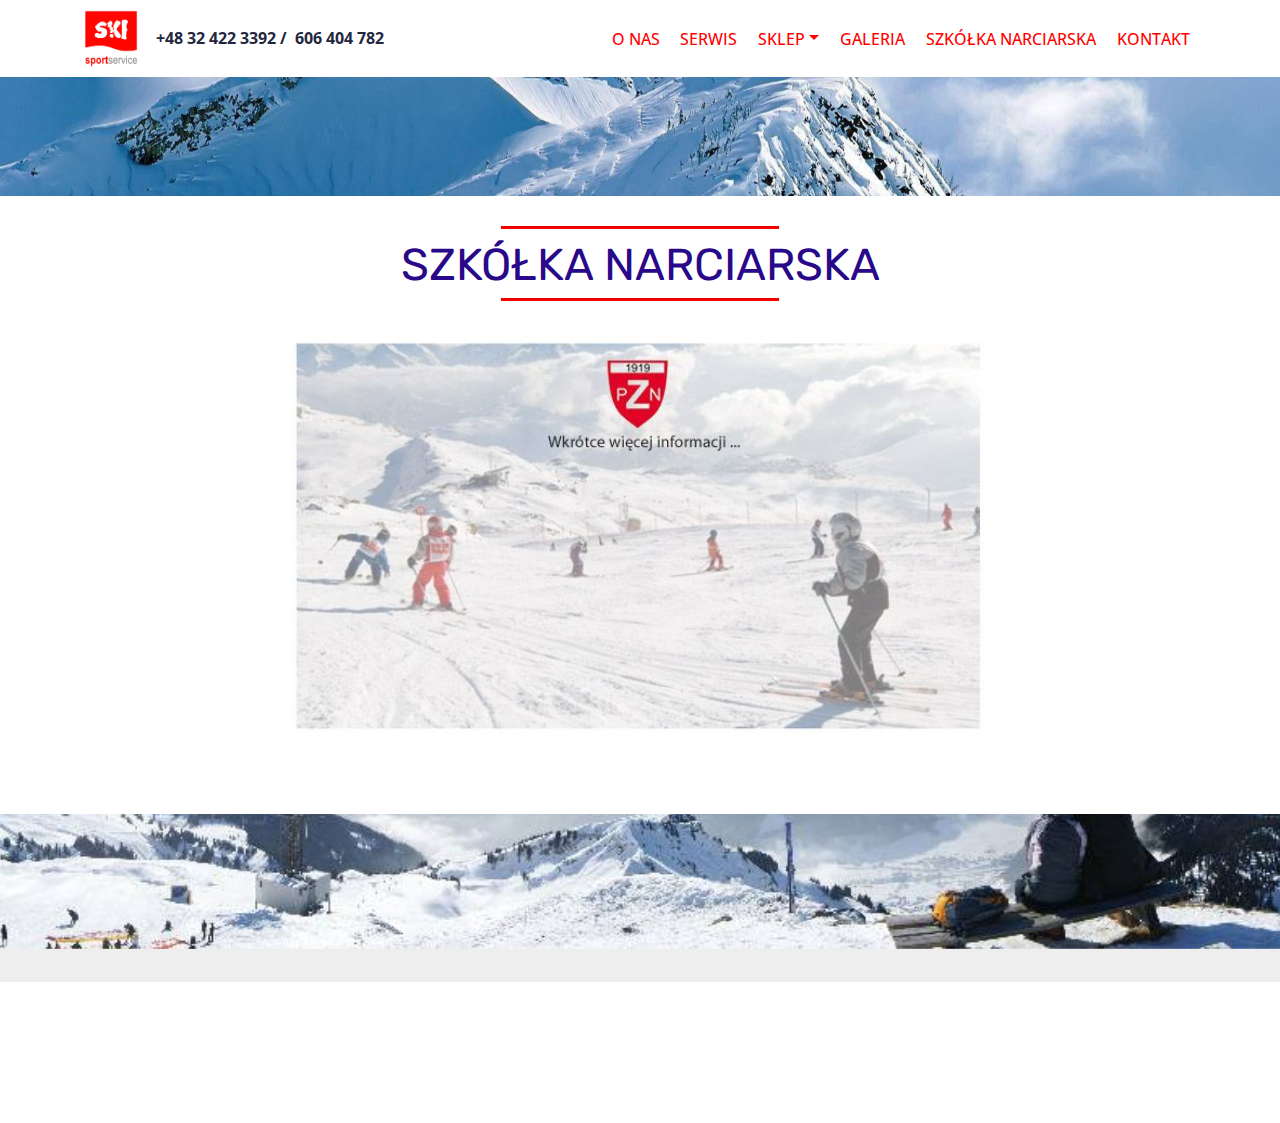
<file: school.html>
<!DOCTYPE html>
<html>
<head>
  <!-- Site made with Mobirise Website Builder v4.3.2, https://mobirise.com -->
  <meta charset="UTF-8">
  <meta http-equiv="X-UA-Compatible" content="IE=edge">
  <meta name="generator" content="Mobirise v4.3.2, mobirise.com">
  <meta name="viewport" content="width=device-width, initial-scale=1">
  <link rel="shortcut icon" href="assets/images/logom1.png" type="">
  <meta name="keywords" content="narty, szkółka narciarska ;,serwis nart, naprawa nart rybnik, sprzedaż nart rybnik, serwis nart rybnik, narty rybnik">
  <meta name="description" content="PROFESJONALNY serwis narciarski, doświadczenie i KNOW HOW ze Szwajcarii i Niemiec. NARTY - nowe, używane.">
  <title>SZKÓŁKA</title>
  <link rel="stylesheet" href="assets/web/assets/mobirise-icons/mobirise-icons.css">
  <link rel="stylesheet" href="assets/tether/tether.min.css">
  <link rel="stylesheet" href="assets/bootstrap/css/bootstrap.min.css">
  <link rel="stylesheet" href="assets/bootstrap/css/bootstrap-grid.min.css">
  <link rel="stylesheet" href="assets/bootstrap/css/bootstrap-reboot.min.css">
  <link rel="stylesheet" href="assets/socicon/css/styles.css">
  <link rel="stylesheet" href="assets/dropdown/css/style.css">
  <link rel="stylesheet" href="assets/theme/css/style.css">
  <link rel="stylesheet" href="assets/mobirise/css/mbr-additional.css" type="text/css">
  
  
  
</head>
<body>
<section class="menu cid-qxsOkBXui8" once="menu" id="menu1-8e" data-rv-view="4630">

    

    <nav class="navbar navbar-expand beta-menu navbar-dropdown align-items-center navbar-fixed-top navbar-toggleable-sm">
        <button class="navbar-toggler navbar-toggler-right" type="button" data-toggle="collapse" data-target="#navbarSupportedContent" aria-controls="navbarSupportedContent" aria-expanded="false" aria-label="Toggle navigation">
            <div class="hamburger">
                <span></span>
                <span></span>
                <span></span>
                <span></span>
            </div>
        </button>
        <div class="menu-logo">
            <div class="navbar-brand">
                <span class="navbar-logo">
                    <a href="index.html">
                         <img src="assets/images/logom1.png" alt="" title="" media-simple="true" style="height: 3.8rem;">
                    </a>
                </span>
                <span class="navbar-caption-wrap"><a class="navbar-caption text-primary display-4" href="contact.html">+48 32 422 3392 / &nbsp;606&nbsp;404&nbsp;782</a></span>
            </div>
        </div>
        <div class="collapse navbar-collapse" id="navbarSupportedContent">
            <ul class="navbar-nav nav-dropdown nav-right" data-app-modern-menu="true"><li class="nav-item">
                    <a class="nav-link link text-secondary display-4" href="AboutUs.html">O NAS</a>
                </li><li class="nav-item"><a class="nav-link link text-secondary display-4" href="services.html">
                        SERWIS</a></li><li class="nav-item dropdown"><a class="nav-link link text-secondary dropdown-toggle display-4" href="shop.html" data-toggle="dropdown-submenu" aria-expanded="false">
                        SKLEP</a><div class="dropdown-menu"><a class="text-secondary dropdown-item display-4" href="Shop.html" aria-expanded="false">NASZ SKLEP</a><a class="text-secondary dropdown-item display-4" href="equipment.html" aria-expanded="false">NARTY</a><div class="dropdown"><a class="text-secondary dropdown-item dropdown-toggle display-4" href="" aria-expanded="false" data-toggle="dropdown-submenu">BUTY</a><div class="dropdown-menu dropdown-submenu"><a class="text-secondary dropdown-item display-4" href="bootsmen.html" aria-expanded="false">MĘSKIE</a><a class="text-secondary dropdown-item display-4" href="bootsWomen.html" aria-expanded="false">DAMSKIE</a></div></div></div></li><li class="nav-item"><a class="nav-link link text-secondary display-4" href="gallery.html">GALERIA</a></li><li class="nav-item"><a class="nav-link link text-secondary display-4" href="school.html">
                        SZKÓŁKA NARCIARSKA</a></li><li class="nav-item"><a class="nav-link link text-secondary display-4" href="contact.html">KONTAKT</a></li></ul>
            
        </div>
    </nav>
</section>

<section class="engine"><a href=""></a></section><section class="mbr-section content5 cid-qxi1Wwp9Ku mbr-parallax-background" id="content5-7l" data-rv-view="5191">

    

    

    <div class="container">
        <div class="media-container-row">
            <div class="title col-12 col-md-8">
                
                
                
                
            </div>
        </div>
    </div>
</section>

<section class="mbr-section article content9 cid-qxsON7RSAh" id="content9-91" data-rv-view="4805">
    
     

    <div class="container">
        <div class="inner-container" style="width: 100%;">
            <hr class="line" style="width: 25%;">
            <div class="section1Title2">SZKÓŁKA NARCIARSKA</div>
            <hr class="line" style="width: 25%;">
        </div>
        </div>
</section>

<section class="cid-qxhahh26hN" id="image1-5x" data-rv-view="5196">

    

    <figure class="mbr-figure container">
            <div class="image-block" style="width: 66%;">
                <img src="assets/images/szkolka-676x404.jpg" width="1400" alt="" title="" media-simple="true">
                
            </div>
    </figure>
</section>

<section class="mbr-section content5 cid-qxi1u0dbJB mbr-parallax-background" id="content5-7f" data-rv-view="5198">

    

    

    <div class="container">
        <div class="media-container-row">
            <div class="title col-12 col-md-8">
                <h2 class="align-center mbr-bold mbr-white pb-3 mbr-fonts-style display-1"></h2>
                <h3 class="mbr-section-subtitle align-center mbr-light mbr-white pb-3 mbr-fonts-style display-5"></h3>
                
                
            </div>
        </div>
    </div>
</section>

<section once="" class="cid-qxsQgNCYdc mbr-reveal" id="footer7-96" data-rv-view="4823">

    

    

    <div class="container">
        <div class="media-container-row align-center mbr-white">
            <div class="row">
                <ul class="foot-menu">
                    
                    
                    
                    
                    
                <li class="foot-menu-item mbr-fonts-style display-7"><a href="AboutUs.html" class="text-white">O NAS</a></li><li class="foot-menu-item mbr-fonts-style display-7"><a href="services.html" class="text-white">SERWIS</a></li><li class="foot-menu-item mbr-fonts-style display-7"><a href="gallery.html" class="text-white">GALERIA</a></li><li class="foot-menu-item mbr-fonts-style display-7"><a href="contact.html" class="text-white">KONTAKT</a></li></ul>
            </div>
            
            <div class="row row-copirayt">
                <p class="mbr-text mb-0 mbr-fonts-style mbr-white display-7">
                    © Copyright 2017 &nbsp;- All Rights Reserved
                </p>
            </div>
        </div>
    </div>
</section>


  <script src="assets/web/assets/jquery/jquery.min.js"></script>
  <script src="assets/popper/popper.min.js"></script>
  <script src="assets/tether/tether.min.js"></script>
  <script src="assets/bootstrap/js/bootstrap.min.js"></script>
  <script src="assets/dropdown/js/script.min.js"></script>
  <script src="assets/touch-swipe/jquery.touch-swipe.min.js"></script>
  <script src="assets/jarallax/jarallax.min.js"></script>
  <script src="assets/smooth-scroll/smooth-scroll.js"></script>
  <script src="assets/theme/js/script.js"></script>
  
  
</body>
</html>
</file>
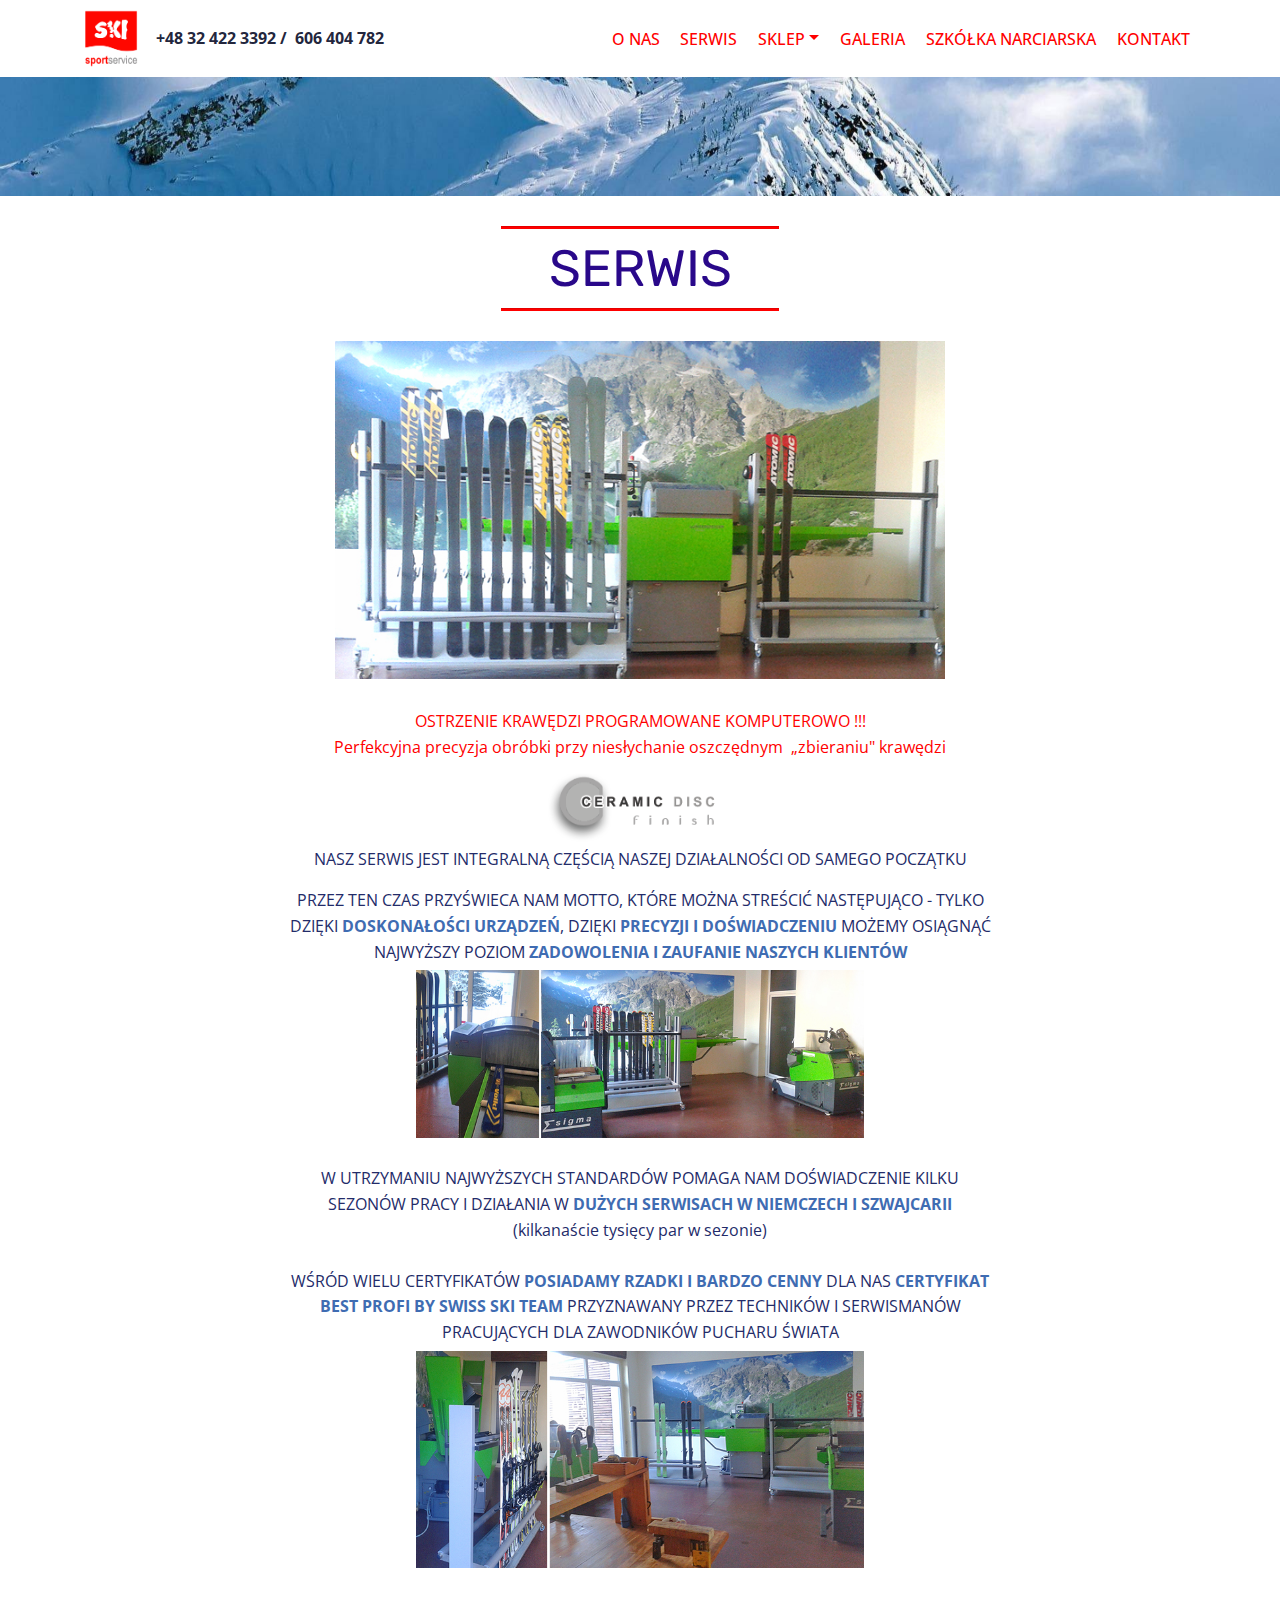
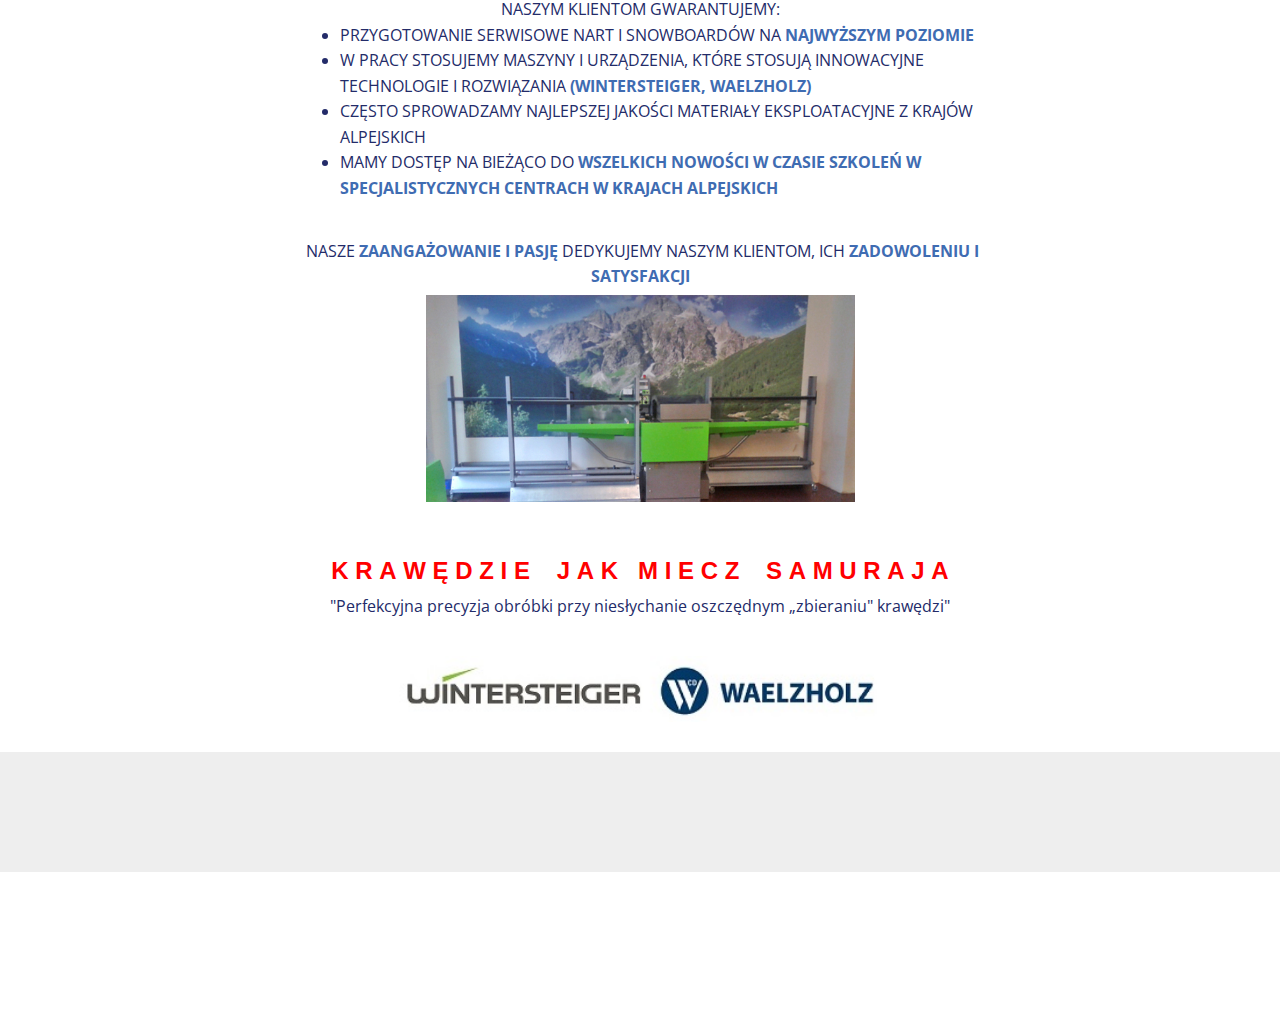
<file: services.html>
<!DOCTYPE html>
<html>
<head>
  <!-- Site made with Mobirise Website Builder v4.3.2, https://mobirise.com -->
  <meta charset="UTF-8">
  <meta http-equiv="X-UA-Compatible" content="IE=edge">
  <meta name="generator" content="Mobirise v4.3.2, mobirise.com">
  <meta name="viewport" content="width=device-width, initial-scale=1">
  <link rel="shortcut icon" href="assets/images/logom1.png" type="">
  <meta name="keywords" content="narty, szkółka narciarska ;,serwis nart, naprawa nart rybnik, sprzedaż nart rybnik, serwis nart rybnik, narty rybnik">
  <meta name="description" content="PROFESJONALNY serwis narciarski, doświadczenie i KNOW HOW ze Szwajcarii i Niemiec. NARTY - nowe, używane.">
  <title>SERWIS</title>
  <link rel="stylesheet" href="assets/web/assets/mobirise-icons/mobirise-icons.css">
  <link rel="stylesheet" href="assets/tether/tether.min.css">
  <link rel="stylesheet" href="assets/bootstrap/css/bootstrap.min.css">
  <link rel="stylesheet" href="assets/bootstrap/css/bootstrap-grid.min.css">
  <link rel="stylesheet" href="assets/bootstrap/css/bootstrap-reboot.min.css">
  <link rel="stylesheet" href="assets/socicon/css/styles.css">
  <link rel="stylesheet" href="assets/dropdown/css/style.css">
  <link rel="stylesheet" href="assets/theme/css/style.css">
  <link rel="stylesheet" href="assets/mobirise/css/mbr-additional.css" type="text/css">
  
  
  
</head>
<body>
<section class="menu cid-qxsOkBXui8" once="menu" id="menu1-8e" data-rv-view="4630">

    

    <nav class="navbar navbar-expand beta-menu navbar-dropdown align-items-center navbar-fixed-top navbar-toggleable-sm">
        <button class="navbar-toggler navbar-toggler-right" type="button" data-toggle="collapse" data-target="#navbarSupportedContent" aria-controls="navbarSupportedContent" aria-expanded="false" aria-label="Toggle navigation">
            <div class="hamburger">
                <span></span>
                <span></span>
                <span></span>
                <span></span>
            </div>
        </button>
        <div class="menu-logo">
            <div class="navbar-brand">
                <span class="navbar-logo">
                    <a href="index.html">
                         <img src="assets/images/logom1.png" alt="" title="" media-simple="true" style="height: 3.8rem;">
                    </a>
                </span>
                <span class="navbar-caption-wrap"><a class="navbar-caption text-primary display-4" href="contact.html">+48 32 422 3392 / &nbsp;606&nbsp;404&nbsp;782</a></span>
            </div>
        </div>
        <div class="collapse navbar-collapse" id="navbarSupportedContent">
            <ul class="navbar-nav nav-dropdown nav-right" data-app-modern-menu="true"><li class="nav-item">
                    <a class="nav-link link text-secondary display-4" href="AboutUs.html">O NAS</a>
                </li><li class="nav-item"><a class="nav-link link text-secondary display-4" href="services.html">
                        SERWIS</a></li><li class="nav-item dropdown"><a class="nav-link link text-secondary dropdown-toggle display-4" href="shop.html" data-toggle="dropdown-submenu" aria-expanded="false">
                        SKLEP</a><div class="dropdown-menu"><a class="text-secondary dropdown-item display-4" href="Shop.html" aria-expanded="false">NASZ SKLEP</a><a class="text-secondary dropdown-item display-4" href="equipment.html" aria-expanded="false">NARTY</a><div class="dropdown"><a class="text-secondary dropdown-item dropdown-toggle display-4" href="" aria-expanded="false" data-toggle="dropdown-submenu">BUTY</a><div class="dropdown-menu dropdown-submenu"><a class="text-secondary dropdown-item display-4" href="bootsmen.html" aria-expanded="false">MĘSKIE</a><a class="text-secondary dropdown-item display-4" href="bootsWomen.html" aria-expanded="false">DAMSKIE</a></div></div></div></li><li class="nav-item"><a class="nav-link link text-secondary display-4" href="gallery.html">GALERIA</a></li><li class="nav-item"><a class="nav-link link text-secondary display-4" href="school.html">
                        SZKÓŁKA NARCIARSKA</a></li><li class="nav-item"><a class="nav-link link text-secondary display-4" href="contact.html">KONTAKT</a></li></ul>
            
        </div>
    </nav>
</section>

<section class="engine"><a href=""></a></section><section class="mbr-section content5 cid-qxi1Gg476P mbr-parallax-background" id="content5-7h" data-rv-view="4917">

    

    

    <div class="container">
        <div class="media-container-row">
            <div class="title col-12 col-md-8">
                
                
                
                
            </div>
        </div>
    </div>
</section>

<section class="mbr-section article content9 cid-qxsOuTfeZA" id="content9-8l" data-rv-view="4644">
    
     

    <div class="container">
        <div class="inner-container" style="width: 100%;">
            <hr class="line" style="width: 25%;">
            <div class="section1Title">
                    SERWIS</div>
            <hr class="line" style="width: 25%;">
        </div>
        </div>
</section>

<section class="cid-qxsOvw6uQW1111" id="image1-8m" data-rv-view="4646">

    

    <figure class="mbr-figure container">
            <div class="image-block" style="width: 55%;">
                <img src="assets/images/Serwis015.jpg" width="1400" alt="" title="" media-simple="true">
                
            </div>
    </figure>
</section>

<section class="mbr-section article content1 cid-qxsOw8RXKP" id="content1-8n" data-rv-view="4648">
    
     

    <div class="container">
        <div class="media-container-row">
            <div class="mbr-text col-12 col-md-8 mbr-fonts-style display-7">OSTRZENIE KRAWĘDZI PROGRAMOWANE KOMPUTEROWO !!!
</span></div>
        </div>
    </div>
</section>

<section class="mbr-section article content1 cid-qxsOwMIUqm" id="content1-8o" data-rv-view="4649">
    
     

    <div class="container">
        <div class="media-container-row">
            <div class="mbr-text col-12 col-md-8 mbr-fonts-style display-7"><div>Perfekcyjna precyzja obróbki przy niesłychanie oszczędnym
&nbsp;„zbieraniu" krawędzi</div></div>
        </div>
    </div>
</section>

<section class="cid-qxsOxD9cff" id="image1-8p" data-rv-view="4650">

    

    <figure class="mbr-figure container">
            <div class="image-block" style="width: 20%;">
                <img src="assets/images/ceramic2.png"  alt="" title="" media-simple="true">
                
            </div>
    </figure>
</section>

<section class="mbr-section article content1 cid-qxsOp5zoYZ" id="content1-8h" data-rv-view="4637">
    
     

    <div class="container">
        <div class="media-container-row">
            <div class="mbr-text col-12 col-md-8 mbr-fonts-style display-7"><p>NASZ SERWIS JEST INTEGRALNĄ CZĘŚCIĄ NASZEJ DZIAŁALNOŚCI OD SAMEGO POCZĄTKU
            </p><p></p><div>PRZEZ TEN CZAS PRZYŚWIECA NAM MOTTO, KTÓRE MOŻNA STREŚCIĆ NASTĘPUJĄCO - TYLKO DZIĘKI <span class="boldText">DOSKONAŁOŚCI URZĄDZEŃ</span>, DZIĘKI <span class="boldText">PRECYZJI I DOŚWIADCZENIU</span> MOŻEMY OSIĄGNĄĆ NAJWYŻSZY POZIOM <span class="boldText">ZADOWOLENIA  I ZAUFANIE NASZYCH KLIENTÓW<br></span>
            <div>

            <figure class="mbr-figure container">
            <div class="image-block" style="width: 66%;">
                <img src="assets/images/16_13.jpg" width="1400" alt="" title="" media-simple="true">   
            </div>

                <br></div>


            <div>W UTRZYMANIU NAJWYŻSZYCH STANDARDÓW POMAGA NAM DOŚWIADCZENIE KILKU SEZONÓW PRACY I DZIAŁANIA W <span class="boldText">DUŻYCH SERWISACH  W NIEMCZECH I SZWAJCARII</span> (kilkanaście tysięcy par w sezonie)
            </div><div><br></div><div>WŚRÓD WIELU CERTYFIKATÓW <span class="boldText">POSIADAMY RZADKI I BARDZO CENNY</span> DLA NAS <span class="boldText">CERTYFIKAT BEST PROFI  BY SWISS SKI TEAM</span> PRZYZNAWANY PRZEZ TECHNIKÓW I SERWISMANÓW PRACUJĄCYCH DLA ZAWODNIKÓW PUCHARU ŚWIATA</div></div>

            <div>

            <figure class="mbr-figure container">
            <div class="image-block" style="width: 66%;">
                <img src="assets/images/Serwis017_2.jpg" width="1400" alt="" title="" media-simple="true">   
            </div>

            <div><br></div><div>NASZYM KLIENTOM GWARANTUJEMY: <ul><li>PRZYGOTOWANIE SERWISOWE NART I SNOWBOARDÓW NA <span class="boldText">NAJWYŻSZYM POZIOMIE</span> <li>W PRACY STOSUJEMY MASZYNY I URZĄDZENIA, KTÓRE STOSUJĄ INNOWACYJNE TECHNOLOGIE I ROZWIĄZANIA <span class="boldText">(WINTERSTEIGER, WAELZHOLZ)</span><li>CZĘSTO SPROWADZAMY NAJLEPSZEJ JAKOŚCI MATERIAŁY EKSPLOATACYJNE Z KRAJÓW ALPEJSKICH <li>MAMY DOSTĘP NA BIEŻĄCO DO <span class="boldText">WSZELKICH NOWOŚCI</strong> W CZASIE <span class="boldText">SZKOLEŃ</span> W <span class="boldText">SPECJALISTYCZNYCH CENTRACH</span> W KRAJACH ALPEJSKICH
            </div></ul><div></div>

            <div>&nbsp;NASZE <span class="boldText">ZAANGAŻOWANIE I PASJĘ</span> DEDYKUJEMY NASZYM KLIENTOM, ICH <span class="boldText">ZADOWOLENIU I SATYSFAKCJI</span></div>

            <div>

            <figure class="mbr-figure container">
            <div class="image-block" style="width: 66%;">
                <img src="assets/images/Serwis004.jpg" width="1400" alt="" title="" media-simple="true">   
            </div>           
            
        </div>
    </div>
</section>
<section class="mbr-section content4 cid-qxhDmXr1Il" id="content4-3a" data-rv-view="4929">

    

    <div class="container">
        <div class="media-container-row">
            <div class="title col-12 col-md-8">
                
                <h3 class="mbr-section-subtitle align-center mbr-light mbr-fonts-style display-5"><strong>K&nbsp;R&nbsp;A&nbsp;W&nbsp;Ę&nbsp;D&nbsp;Z&nbsp;I&nbsp;E&nbsp;&nbsp;&nbsp; J&nbsp;A&nbsp;K&nbsp;&nbsp; M&nbsp;I&nbsp;E&nbsp;C&nbsp;Z&nbsp;&nbsp;&nbsp; S&nbsp;A&nbsp;M&nbsp;U&nbsp;R&nbsp;A&nbsp;J&nbsp;A</strong></h3>


            </div>
                
            </div>
        </div>
    </div>
</section>
<section class="mbr-section article content1 cid-qxsOp5zoYZ222" id="content1-8h" data-rv-view="4637">
    
     

    <div class="container">
        <div class="media-container-row">
            <div class="mbr-text col-12 col-md-8 mbr-fonts-style display-7"><p><span redText>"Perfekcyjna precyzja obróbki przy niesłychanie oszczędnym  „zbieraniu" krawędzi"</span></p>
            </div></div></div></div>

</section>
    


<section class="cid-qxsOB4L13u" id="image1-8s" data-rv-view="4655">

    

    <figure class="mbr-figure container">
            <div class="image-block" style="width: 45%;">
                <img src="assets/images/products1.jpg" width="1400" alt="" title="" media-simple="true">
                
            </div>
    </figure>
</section>
<section class="mbr-section content5 cid-qxi19jHGYi mbr-parallax-background" id="content5-7b" data-rv-view="4933">

</section>

<section once="" class="cid-qxsQgNCYdc mbr-reveal" id="footer7-96" data-rv-view="4823">

    

    

    <div class="container">
        <div class="media-container-row align-center mbr-white">
            <div class="row">
                <ul class="foot-menu">
                    
                    
                    
                    
                    
                <li class="foot-menu-item mbr-fonts-style display-7"><a href="AboutUs.html" class="text-white">O NAS</a></li><li class="foot-menu-item mbr-fonts-style display-7"><a href="services.html" class="text-white">SERWIS</a></li><li class="foot-menu-item mbr-fonts-style display-7"><a href="gallery.html" class="text-white">GALERIA</a></li><li class="foot-menu-item mbr-fonts-style display-7"><a href="contact.html" class="text-white">KONTAKT</a></li></ul>
            </div>
            
            <div class="row row-copirayt">
                <p class="mbr-text mb-0 mbr-fonts-style mbr-white display-7">
                    © Copyright 2017 &nbsp;- All Rights Reserved
                </p>
            </div>
        </div>
    </div>
</section>


  <script src="assets/web/assets/jquery/jquery.min.js"></script>
  <script src="assets/popper/popper.min.js"></script>
  <script src="assets/tether/tether.min.js"></script>
  <script src="assets/bootstrap/js/bootstrap.min.js"></script>
  <script src="assets/dropdown/js/script.min.js"></script>
  <script src="assets/touch-swipe/jquery.touch-swipe.min.js"></script>
  <script src="assets/jarallax/jarallax.min.js"></script>
  <script src="assets/smooth-scroll/smooth-scroll.js"></script>
  <script src="assets/theme/js/script.js"></script>
  
  
</body>
</html>
</file>
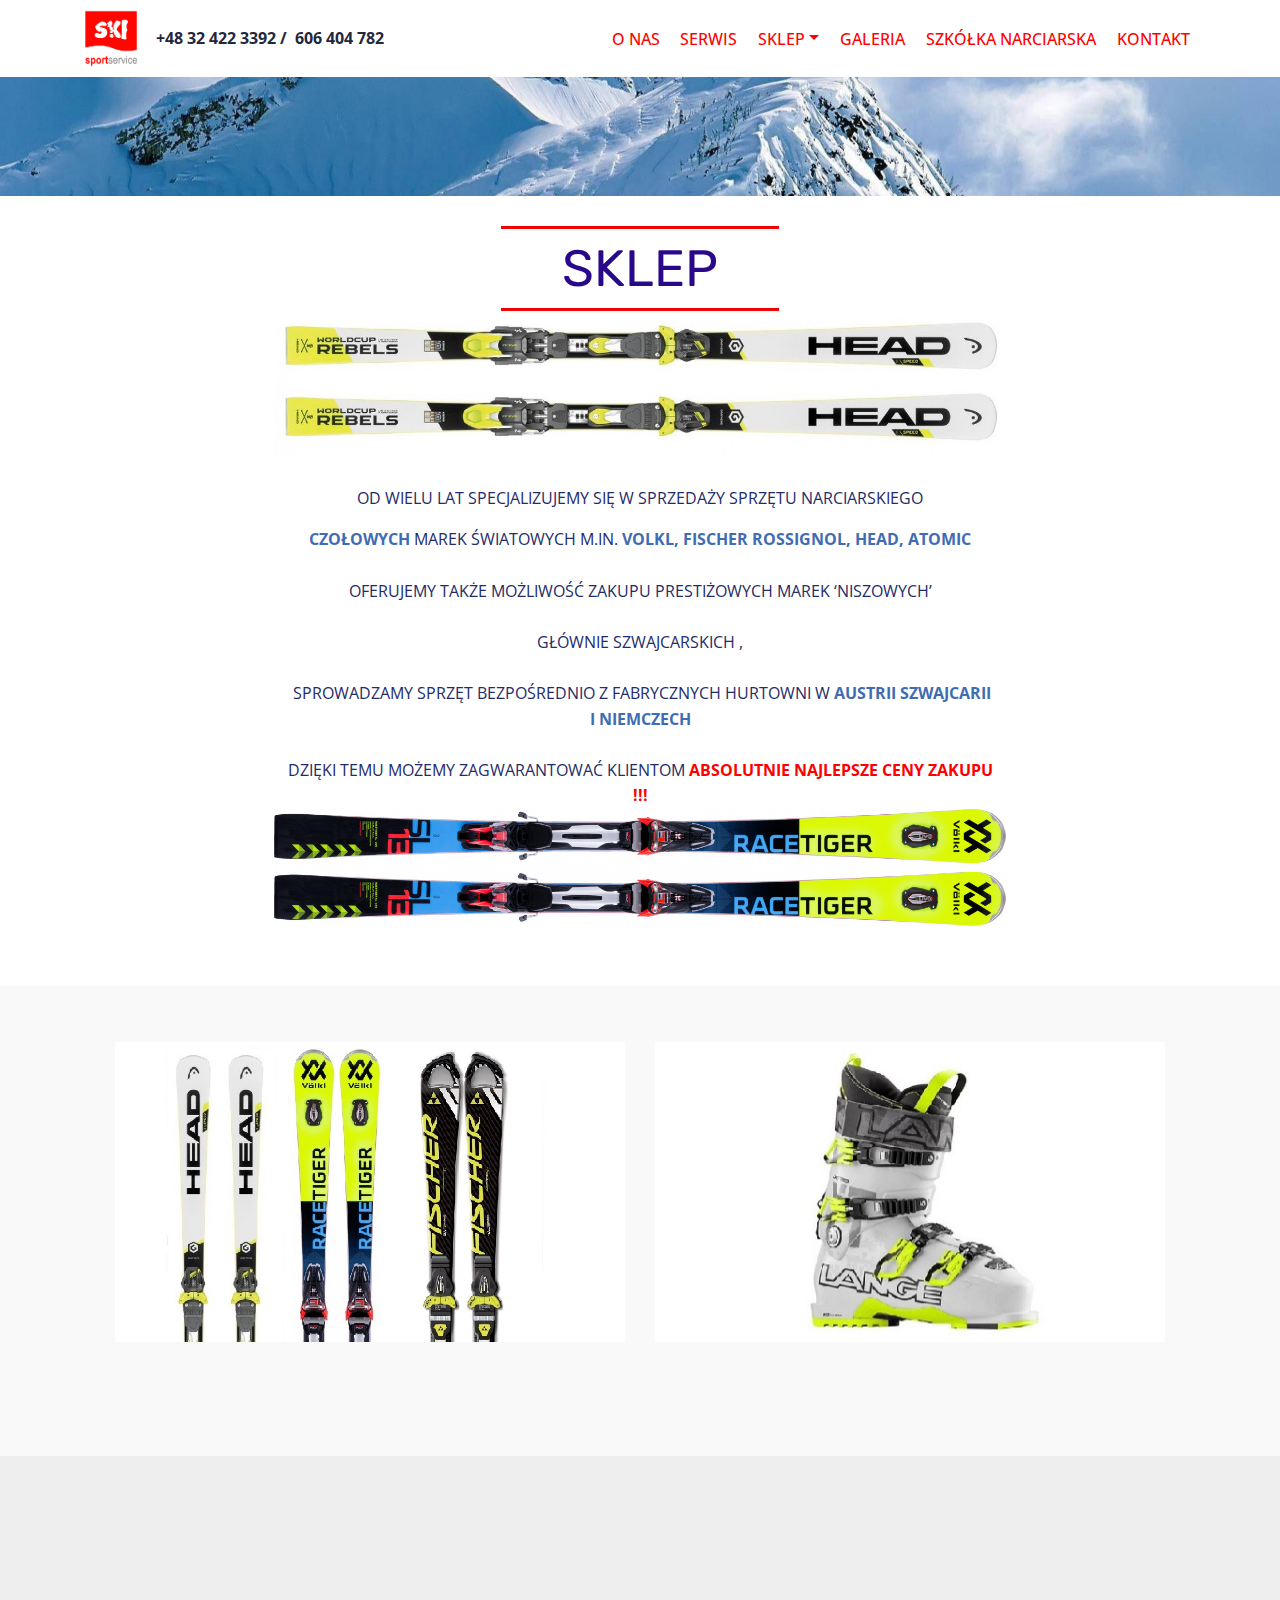
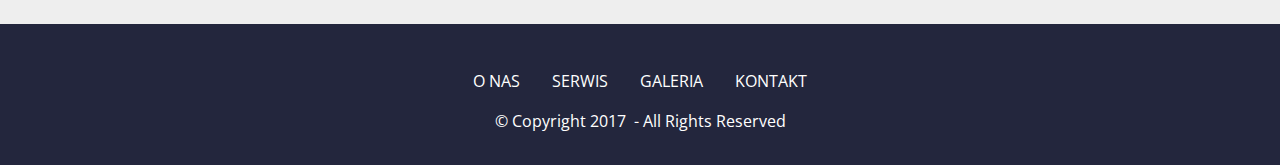
<file: Shop.html>
<!DOCTYPE html>
<html>
<head>
  <!-- Site made with Mobirise Website Builder v4.3.2, https://mobirise.com -->
  <meta charset="UTF-8">
  <meta http-equiv="X-UA-Compatible" content="IE=edge">
  <meta name="generator" content="Mobirise v4.3.2, mobirise.com">
  <meta name="viewport" content="width=device-width, initial-scale=1">
  <link rel="shortcut icon" href="assets/images/logom1.png" type="">
  <meta name="keywords" content="narty, szkółka narciarska ;,serwis nart, naprawa nart rybnik, sprzedaż nart rybnik, serwis nart rybnik, narty rybnik">
  <meta name="description" content="PROFESJONALNY serwis narciarski, doświadczenie i KNOW HOW ze Szwajcarii i Niemiec. NARTY - nowe, używane.">
  <title>SKLEP</title>
  <link rel="stylesheet" href="assets/web/assets/mobirise-icons/mobirise-icons.css">
  <link rel="stylesheet" href="assets/tether/tether.min.css">
  <link rel="stylesheet" href="assets/bootstrap/css/bootstrap.min.css">
  <link rel="stylesheet" href="assets/bootstrap/css/bootstrap-grid.min.css">
  <link rel="stylesheet" href="assets/bootstrap/css/bootstrap-reboot.min.css">
  <link rel="stylesheet" href="assets/socicon/css/styles.css">
  <link rel="stylesheet" href="assets/dropdown/css/style.css">
  <link rel="stylesheet" href="assets/theme/css/style.css">
  <link rel="stylesheet" href="assets/mobirise/css/mbr-additional.css" type="text/css">
  
  
  
</head>
<body>
<section class="menu cid-qxsOkBXui8" once="menu" id="menu1-8e" data-rv-view="4630">

    

    <nav class="navbar navbar-expand beta-menu navbar-dropdown align-items-center navbar-fixed-top navbar-toggleable-sm">
        <button class="navbar-toggler navbar-toggler-right" type="button" data-toggle="collapse" data-target="#navbarSupportedContent" aria-controls="navbarSupportedContent" aria-expanded="false" aria-label="Toggle navigation">
            <div class="hamburger">
                <span></span>
                <span></span>
                <span></span>
                <span></span>
            </div>
        </button>
        <div class="menu-logo">
            <div class="navbar-brand">
                <span class="navbar-logo">
                    <a href="index.html">
                         <img src="assets/images/logom1.png" alt="" title="" media-simple="true" style="height: 3.8rem;">
                    </a>
                </span>
                <span class="navbar-caption-wrap"><a class="navbar-caption text-primary display-4" href="contact.html">+48 32 422 3392 / &nbsp;606&nbsp;404&nbsp;782</a></span>
            </div>
        </div>
        <div class="collapse navbar-collapse" id="navbarSupportedContent">
            <ul class="navbar-nav nav-dropdown nav-right" data-app-modern-menu="true"><li class="nav-item">
                    <a class="nav-link link text-secondary display-4" href="AboutUs.html">O NAS</a>
                </li><li class="nav-item"><a class="nav-link link text-secondary display-4" href="services.html">
                        SERWIS</a></li><li class="nav-item dropdown"><a class="nav-link link text-secondary dropdown-toggle display-4" href="shop.html" data-toggle="dropdown-submenu" aria-expanded="false">
                        SKLEP</a><div class="dropdown-menu"><a class="text-secondary dropdown-item display-4" href="Shop.html" aria-expanded="false">NASZ SKLEP</a><a class="text-secondary dropdown-item display-4" href="equipment.html" aria-expanded="false">NARTY</a><div class="dropdown"><a class="text-secondary dropdown-item dropdown-toggle display-4" href="" aria-expanded="false" data-toggle="dropdown-submenu">BUTY</a><div class="dropdown-menu dropdown-submenu"><a class="text-secondary dropdown-item display-4" href="bootsmen.html" aria-expanded="false">MĘSKIE</a><a class="text-secondary dropdown-item display-4" href="bootsWomen.html" aria-expanded="false">DAMSKIE</a></div></div></div></li><li class="nav-item"><a class="nav-link link text-secondary display-4" href="gallery.html">GALERIA</a></li><li class="nav-item"><a class="nav-link link text-secondary display-4" href="school.html">
                        SZKÓŁKA NARCIARSKA</a></li><li class="nav-item"><a class="nav-link link text-secondary display-4" href="contact.html">KONTAKT</a></li></ul>
            
        </div>
    </nav>
</section>

<section class="engine"><"></a></section><section class="mbr-section content5 cid-qxi1ZzIreX mbr-parallax-background" id="content5-7m" data-rv-view="5218">

    

    

    <div class="container">
        <div class="media-container-row">
            <div class="title col-12 col-md-8">
                
                
                
                
            </div>
        </div>
    </div>
</section>

<section class="mbr-section article content9 cid-qxsOD4cwm8" id="content9-8u" data-rv-view="4660">
    
     

    <div class="container">
        <div class="inner-container" style="width: 100%;">
            <hr class="line" style="width: 25%;">
            <div class="section1Title">
                    SKLEP</div>
            <hr class="line" style="width: 25%;">
        </div>
        </div>


<section class="features15 cid-qxsODRZJvF" id="features15-8v" data-rv-view="4662">
<section class="cid-qxsOvw6uQW222" id="image1-8m" data-rv-view="4646">

    

    <figure class="mbr-figure container">
            <div class="image-block" style="width: 66%;">
                <img src="assets/images/ski_head-worldcup-rebels.jpg" width="1400" alt="" title="" media-simple="true">
                
            </div>
    </figure>
</section>
<section class="mbr-section article content1 cid-qxsOp5zoYZ" id="content1-8h" data-rv-view="4637">
    
     

    <div class="container">
        <div class="media-container-row">
            <div class="mbr-text col-12 col-md-8 mbr-fonts-style display-7"><br><p>OD WIELU LAT SPECJALIZUJEMY SIĘ W SPRZEDAŻY SPRZĘTU NARCIARSKIEGO
</p><p></p><div><span class="boldText">CZOŁOWYCH </span> MAREK ŚWIATOWYCH M.IN. <span class="boldText">VOLKL, FISCHER ROSSIGNOL, HEAD, ATOMIC</span>
</div><div><br></div><div>OFERUJEMY TAKŻE MOŻLIWOŚĆ ZAKUPU PRESTIŻOWYCH MAREK ‘NISZOWYCH’
<div><br></div><div>GŁÓWNIE SZWAJCARSKICH ,
</div><div><br></div><div>&nbsp;SPROWADZAMY SPRZĘT BEZPOŚREDNIO Z FABRYCZNYCH HURTOWNI W <span class="boldText">AUSTRII SZWAJCARII I NIEMCZECH</span></div></div>

<div><br></div><div>DZIĘKI TEMU MOŻEMY ZAGWARANTOWAĆ KLIENTOM <span class="redText2">ABSOLUTNIE NAJLEPSZE CENY ZAKUPU  !!!</span>
</div>
        </div>
    </div>
</section>
<section class="cid-qxsOvw6uQW" id="image1-8m" data-rv-view="4646">

    

    <figure class="mbr-figure container">
            <div class="image-block" style="width: 66%;">
                <img src="assets/images/ski_voelkl-racetiger.jpg" width="1400" alt="" title="" media-simple="true">
                
            </div>
    </figure>
</section>
    

    
    <div class="container">
        
        

        <div class="media-container-row container pt-5 mt-2">

            <div class="col-12 col-md-6 mb-4">
                <div class="card flip-card p-5 align-center">
                    <div class="card-front card_cont">
                        <a href="equipment.html"><img src="assets/images/skis22.jpg" alt="" title="" media-simple="true"></a>
                    </div>
                    <div class="card_back card_cont">
                        <h4 class="card-title display-5 py-2 mbr-fonts-style">
                            <br><br><br><a href="equipment.html" class="text-white">NARTY</a></h4>
                        
                    </div>
                </div>
            </div>

            <div class="col-12 col-md-6 mb-4">
                
                <div class="card flip-card p-5 align-center">
                    <div class="card-front card_cont">
                        <img src="assets/images/lange2.jpg" alt="" title="" media-simple="true">
                    </div>
                    <div class="card_back card_cont">
                        <h4 class="card-title py-2 mbr-fonts-style display-5"><br><br><br><a href="bootsmen.html" class="text-white">BUTY- MĘSKIE</a>
                        <h4 class="card-title py-2 mbr-fonts-style display-5"><a href="bootsWomen.html" class="text-white">BUTY- DAMSKIE</a></h4>
                        
                    </div>
                </div>
            </div>
            
            

            
        </div>
</div></section>

<section class="mbr-section content5 cid-qxi1cPcNUq mbr-parallax-background" id="content5-7c" data-rv-view="4961">

    

    

    <div class="container">
        <div class="media-container-row">
            <div class="title col-12 col-md-8">
                <h2 class="align-center mbr-bold mbr-white pb-3 mbr-fonts-style display-1"></h2>
                <h3 class="mbr-section-subtitle align-center mbr-light mbr-white pb-3 mbr-fonts-style display-5"></h3>
                
                
            </div>
        </div>
    </div>
</section>

<section once="" class="cid-qxsQgNCYdc mbr-reveal" id="footer7-96" data-rv-view="4823">

    

    

    <div class="container">
        <div class="media-container-row align-center mbr-white">
            <div class="row">
                <ul class="foot-menu">
                    
                    
                    
                    
                    
                <li class="foot-menu-item mbr-fonts-style display-7"><a href="AboutUs.html" class="text-white">O NAS</a></li><li class="foot-menu-item mbr-fonts-style display-7"><a href="services.html" class="text-white">SERWIS</a></li><li class="foot-menu-item mbr-fonts-style display-7"><a href="gallery.html" class="text-white">GALERIA</a></li><li class="foot-menu-item mbr-fonts-style display-7"><a href="contact.html" class="text-white">KONTAKT</a></li></ul>
            </div>
            
            <div class="row row-copirayt">
                <p class="mbr-text mb-0 mbr-fonts-style mbr-white display-7">
                    © Copyright 2017 &nbsp;- All Rights Reserved
                </p>
            </div>
        </div>
    </div>
</section>


  <script src="assets/web/assets/jquery/jquery.min.js"></script>
  <script src="assets/popper/popper.min.js"></script>
  <script src="assets/tether/tether.min.js"></script>
  <script src="assets/bootstrap/js/bootstrap.min.js"></script>
  <script src="assets/dropdown/js/script.min.js"></script>
  <script src="assets/touch-swipe/jquery.touch-swipe.min.js"></script>
  <script src="assets/jarallax/jarallax.min.js"></script>
  <script src="assets/smooth-scroll/smooth-scroll.js"></script>
  <script src="assets/theme/js/script.js"></script>
  
  
</body>
</html>
</file>
<file: assets/web/assets/mobirise-icons/mobirise-icons.css>
@font-face {
  font-family: 'MobiriseIcons';
  src:  url('mobirise-icons.eot?spat4u');
  src:  url('mobirise-icons.eot?spat4u#iefix') format('embedded-opentype'),
    url('mobirise-icons.ttf?spat4u') format('truetype'),
    url('mobirise-icons.woff?spat4u') format('woff'),
    url('mobirise-icons.svg?spat4u#MobiriseIcons') format('svg');
  font-weight: normal;
  font-style: normal;
}

[class^="mbri-"], [class*=" mbri-"] {
  /* use !important to prevent issues with browser extensions that change fonts */
  font-family: MobiriseIcons !important;
  speak: none;
  font-style: normal;
  font-weight: normal;
  font-variant: normal;
  text-transform: none;
  line-height: 1;

  /* Better Font Rendering =========== */
  -webkit-font-smoothing: antialiased;
  -moz-osx-font-smoothing: grayscale;
}

.mbri-add-submenu:before {
  content: "\e900";
}
.mbri-alert:before {
  content: "\e901";
}
.mbri-align-center:before {
  content: "\e902";
}
.mbri-align-justify:before {
  content: "\e903";
}
.mbri-align-left:before {
  content: "\e904";
}
.mbri-align-right:before {
  content: "\e905";
}
.mbri-android:before {
  content: "\e906";
}
.mbri-apple:before {
  content: "\e907";
}
.mbri-arrow-down:before {
  content: "\e908";
}
.mbri-arrow-next:before {
  content: "\e909";
}
.mbri-arrow-prev:before {
  content: "\e90a";
}
.mbri-arrow-up:before {
  content: "\e90b";
}
.mbri-bold:before {
  content: "\e90c";
}
.mbri-bookmark:before {
  content: "\e90d";
}
.mbri-bootstrap:before {
  content: "\e90e";
}
.mbri-briefcase:before {
  content: "\e90f";
}
.mbri-browse:before {
  content: "\e910";
}
.mbri-bulleted-list:before {
  content: "\e911";
}
.mbri-calendar:before {
  content: "\e912";
}
.mbri-camera:before {
  content: "\e913";
}
.mbri-cart-add:before {
  content: "\e914";
}
.mbri-cart-full:before {
  content: "\e915";
}
.mbri-cash:before {
  content: "\e916";
}
.mbri-change-style:before {
  content: "\e917";
}
.mbri-chat:before {
  content: "\e918";
}
.mbri-clock:before {
  content: "\e919";
}
.mbri-close:before {
  content: "\e91a";
}
.mbri-cloud:before {
  content: "\e91b";
}
.mbri-code:before {
  content: "\e91c";
}
.mbri-contact-form:before {
  content: "\e91d";
}
.mbri-credit-card:before {
  content: "\e91e";
}
.mbri-cursor-click:before {
  content: "\e91f";
}
.mbri-cust-feedback:before {
  content: "\e920";
}
.mbri-database:before {
  content: "\e921";
}
.mbri-delivery:before {
  content: "\e922";
}
.mbri-desktop:before {
  content: "\e923";
}
.mbri-devices:before {
  content: "\e924";
}
.mbri-down:before {
  content: "\e925";
}
.mbri-download:before {
  content: "\e989";
}
.mbri-drag-n-drop:before {
  content: "\e927";
}
.mbri-drag-n-drop2:before {
  content: "\e928";
}
.mbri-edit:before {
  content: "\e929";
}
.mbri-edit2:before {
  content: "\e92a";
}
.mbri-error:before {
  content: "\e92b";
}
.mbri-extension:before {
  content: "\e92c";
}
.mbri-features:before {
  content: "\e92d";
}
.mbri-file:before {
  content: "\e92e";
}
.mbri-flag:before {
  content: "\e92f";
}
.mbri-folder:before {
  content: "\e930";
}
.mbri-gift:before {
  content: "\e931";
}
.mbri-github:before {
  content: "\e932";
}
.mbri-globe:before {
  content: "\e933";
}
.mbri-globe-2:before {
  content: "\e934";
}
.mbri-growing-chart:before {
  content: "\e935";
}
.mbri-hearth:before {
  content: "\e936";
}
.mbri-help:before {
  content: "\e937";
}
.mbri-home:before {
  content: "\e938";
}
.mbri-hot-cup:before {
  content: "\e939";
}
.mbri-idea:before {
  content: "\e93a";
}
.mbri-image-gallery:before {
  content: "\e93b";
}
.mbri-image-slider:before {
  content: "\e93c";
}
.mbri-info:before {
  content: "\e93d";
}
.mbri-italic:before {
  content: "\e93e";
}
.mbri-key:before {
  content: "\e93f";
}
.mbri-laptop:before {
  content: "\e940";
}
.mbri-layers:before {
  content: "\e941";
}
.mbri-left-right:before {
  content: "\e942";
}
.mbri-left:before {
  content: "\e943";
}
.mbri-letter:before {
  content: "\e944";
}
.mbri-like:before {
  content: "\e945";
}
.mbri-link:before {
  content: "\e946";
}
.mbri-lock:before {
  content: "\e947";
}
.mbri-login:before {
  content: "\e948";
}
.mbri-logout:before {
  content: "\e949";
}
.mbri-magic-stick:before {
  content: "\e94a";
}
.mbri-map-pin:before {
  content: "\e94b";
}
.mbri-menu:before {
  content: "\e94c";
}
.mbri-mobile:before {
  content: "\e94d";
}
.mbri-mobile2:before {
  content: "\e94e";
}
.mbri-mobirise:before {
  content: "\e94f";
}
.mbri-more-horizontal:before {
  content: "\e950";
}
.mbri-more-vertical:before {
  content: "\e951";
}
.mbri-music:before {
  content: "\e952";
}
.mbri-new-file:before {
  content: "\e953";
}
.mbri-numbered-list:before {
  content: "\e954";
}
.mbri-opened-folder:before {
  content: "\e955";
}
.mbri-pages:before {
  content: "\e956";
}
.mbri-paper-plane:before {
  content: "\e957";
}
.mbri-paperclip:before {
  content: "\e958";
}
.mbri-photo:before {
  content: "\e959";
}
.mbri-photos:before {
  content: "\e95a";
}
.mbri-pin:before {
  content: "\e95b";
}
.mbri-play:before {
  content: "\e95c";
}
.mbri-plus:before {
  content: "\e95d";
}
.mbri-preview:before {
  content: "\e95e";
}
.mbri-print:before {
  content: "\e95f";
}
.mbri-protect:before {
  content: "\e960";
}
.mbri-question:before {
  content: "\e961";
}
.mbri-quote-left:before {
  content: "\e962";
}
.mbri-quote-right:before {
  content: "\e963";
}
.mbri-refresh:before {
  content: "\e964";
}
.mbri-responsive:before {
  content: "\e965";
}
.mbri-right:before {
  content: "\e966";
}
.mbri-rocket:before {
  content: "\e967";
}
.mbri-sad-face:before {
  content: "\e968";
}
.mbri-sale:before {
  content: "\e969";
}
.mbri-save:before {
  content: "\e96a";
}
.mbri-search:before {
  content: "\e96b";
}
.mbri-setting:before {
  content: "\e96c";
}
.mbri-setting2:before {
  content: "\e96d";
}
.mbri-setting3:before {
  content: "\e96e";
}
.mbri-share:before {
  content: "\e96f";
}
.mbri-shopping-bag:before {
  content: "\e970";
}
.mbri-shopping-basket:before {
  content: "\e971";
}
.mbri-shopping-cart:before {
  content: "\e972";
}
.mbri-sites:before {
  content: "\e973";
}
.mbri-smile-face:before {
  content: "\e974";
}
.mbri-speed:before {
  content: "\e975";
}
.mbri-star:before {
  content: "\e976";
}
.mbri-success:before {
  content: "\e977";
}
.mbri-sun:before {
  content: "\e978";
}
.mbri-sun2:before {
  content: "\e979";
}
.mbri-tablet:before {
  content: "\e97a";
}
.mbri-tablet-vertical:before {
  content: "\e97b";
}
.mbri-target:before {
  content: "\e97c";
}
.mbri-timer:before {
  content: "\e97d";
}
.mbri-to-ftp:before {
  content: "\e97e";
}
.mbri-to-local-drive:before {
  content: "\e97f";
}
.mbri-touch-swipe:before {
  content: "\e980";
}
.mbri-touch:before {
  content: "\e981";
}
.mbri-trash:before {
  content: "\e982";
}
.mbri-underline:before {
  content: "\e983";
}
.mbri-unlink:before {
  content: "\e984";
}
.mbri-unlock:before {
  content: "\e985";
}
.mbri-up-down:before {
  content: "\e986";
}
.mbri-up:before {
  content: "\e987";
}
.mbri-update:before {
  content: "\e988";
}
.mbri-upload:before {
 content: "\e926"; 
}
.mbri-user:before {
  content: "\e98a";
}
.mbri-user2:before {
  content: "\e98b";
}
.mbri-users:before {
  content: "\e98c";
}
.mbri-video:before {
  content: "\e98d";
}
.mbri-video-play:before {
  content: "\e98e";
}
.mbri-watch:before {
  content: "\e98f";
}
.mbri-website-theme:before {
  content: "\e990";
}
.mbri-wifi:before {
  content: "\e991";
}
.mbri-windows:before {
  content: "\e992";
}
.mbri-zoom-out:before {
  content: "\e993";
}
.mbri-redo:before {
  content: "\e994";
}
.mbri-undo:before {
  content: "\e995";
}
</file>
<file: assets/dropdown/css/style.css>
.navbar-dropdown {
  left: 0;
  padding: 0;
  position: absolute;
  right: 0;
  top: 0;
  transition: all 0.45s ease;
  z-index: 1030;
  background: #282828; }
  .navbar-dropdown .navbar-logo {
    margin-right: 0.8rem;
    transition: margin 0.3s ease-in-out;
    vertical-align: middle; }
    .navbar-dropdown .navbar-logo img {
      height: 3.125rem;
      transition: all 0.3s ease-in-out; }
    .navbar-dropdown .navbar-logo.mbr-iconfont {
      font-size: 3.125rem;
      line-height: 3.125rem; }
  .navbar-dropdown .navbar-caption {
    font-weight: 700;
    white-space: normal;
    vertical-align: -4px;
    line-height: 3.125rem !important; }
    .navbar-dropdown .navbar-caption, .navbar-dropdown .navbar-caption:hover {
      color: inherit;
      text-decoration: none; }
  .navbar-dropdown .mbr-iconfont + .navbar-caption {
    vertical-align: -1px; }
  .navbar-dropdown.navbar-fixed-top {
    position: fixed; }
  .navbar-dropdown .navbar-brand span {
    vertical-align: -4px; }
  .navbar-dropdown.bg-color.transparent {
    background: none; }
  .navbar-dropdown.navbar-short .navbar-brand {
    padding: 0.625rem 0; }
    .navbar-dropdown.navbar-short .navbar-brand span {
      vertical-align: -1px; }
  .navbar-dropdown.navbar-short .navbar-caption {
    line-height: 2.375rem !important;
    vertical-align: -2px; }
  .navbar-dropdown.navbar-short .navbar-logo {
    margin-right: 0.5rem; }
    .navbar-dropdown.navbar-short .navbar-logo img {
      height: 2.375rem; }
    .navbar-dropdown.navbar-short .navbar-logo.mbr-iconfont {
      font-size: 2.375rem;
      line-height: 2.375rem; }
  .navbar-dropdown.navbar-short .mbr-table-cell {
    height: 3.625rem; }
  .navbar-dropdown .navbar-close {
    left: 0.6875rem;
    position: fixed;
    top: 0.75rem;
    z-index: 1000; }
  .navbar-dropdown .hamburger-icon {
    content: "";
    display: inline-block;
    vertical-align: middle;
    width: 16px;
    -webkit-box-shadow: 0 -6px 0 1px #282828,0 0 0 1px #282828,0 6px 0 1px #282828;
    -moz-box-shadow: 0 -6px 0 1px #282828,0 0 0 1px #282828,0 6px 0 1px #282828;
    box-shadow: 0 -6px 0 1px #282828,0 0 0 1px #282828,0 6px 0 1px #282828; }

.dropdown-menu .dropdown-toggle[data-toggle="dropdown-submenu"]::after {
  border-bottom: 0.35em solid transparent;
  border-left: 0.35em solid;
  border-right: 0;
  border-top: 0.35em solid transparent;
  margin-left: 0.3rem; }

.dropdown-menu .dropdown-item:focus {
  outline: 0; }

.nav-dropdown {
  font-size: 0.75rem;
  font-weight: 500;
  height: auto !important; }
  .nav-dropdown .nav-btn {
    padding-left: 1rem; }
  .nav-dropdown .link {
    margin: .667em 1.667em;
    font-weight: 500;
    padding: 0;
    transition: color .2s ease-in-out; }
    .nav-dropdown .link.dropdown-toggle {
      margin-right: 2.583em; }
      .nav-dropdown .link.dropdown-toggle::after {
        margin-left: .25rem;
        border-top: 0.35em solid;
        border-right: 0.35em solid transparent;
        border-left: 0.35em solid transparent;
        border-bottom: 0; }
      .nav-dropdown .link.dropdown-toggle[aria-expanded="true"] {
        margin: 0;
        padding: 0.667em 3.263em  0.667em 1.667em; }
  .nav-dropdown .link::after,
  .nav-dropdown .dropdown-item::after {
    color: inherit; }
  .nav-dropdown .btn {
    font-size: 0.75rem;
    font-weight: 700;
    letter-spacing: 0;
    margin-bottom: 0;
    padding-left: 1.25rem;
    padding-right: 1.25rem; }
  .nav-dropdown .dropdown-menu {
    border-radius: 0;
    border: 0;
    left: 0;
    margin: 0;
    padding-bottom: 1.25rem;
    padding-top: 1.25rem;
    position: relative; }
  .nav-dropdown .dropdown-submenu {
    margin-left: 0.125rem;
    top: 0; }
  .nav-dropdown .dropdown-item {
    font-weight: 500;
    line-height: 2;
    padding: 0.3846em 4.615em 0.3846em 1.5385em;
    position: relative;
    transition: color .2s ease-in-out, background-color .2s ease-in-out; }
    .nav-dropdown .dropdown-item::after {
      margin-top: -0.3077em;
      position: absolute;
      right: 1.1538em;
      top: 50%; }
    .nav-dropdown .dropdown-item:focus, .nav-dropdown .dropdown-item:hover {
      background: none; }

@media (max-width: 767px) {
  .nav-dropdown.navbar-toggleable-sm {
    bottom: 0;
    display: none;
    left: 0;
    overflow-x: hidden;
    position: fixed;
    top: 0;
    transform: translateX(-100%);
    -ms-transform: translateX(-100%);
    -webkit-transform: translateX(-100%);
    width: 18.75rem;
    z-index: 999; } }
.nav-dropdown.navbar-toggleable-xl {
  bottom: 0;
  display: none;
  left: 0;
  overflow-x: hidden;
  position: fixed;
  top: 0;
  transform: translateX(-100%);
  -ms-transform: translateX(-100%);
  -webkit-transform: translateX(-100%);
  width: 18.75rem;
  z-index: 999; }

.nav-dropdown-sm {
  display: block !important;
  overflow-x: hidden;
  overflow: auto;
  padding-top: 3.875rem; }
  .nav-dropdown-sm::after {
    content: "";
    display: block;
    height: 3rem;
    width: 100%; }
  .nav-dropdown-sm.collapse.in ~ .navbar-close {
    display: block !important; }
  .nav-dropdown-sm.collapsing, .nav-dropdown-sm.collapse.in {
    transform: translateX(0);
    -ms-transform: translateX(0);
    -webkit-transform: translateX(0);
    transition: all 0.25s ease-out;
    -webkit-transition: all 0.25s ease-out;
    background: #282828; }
  .nav-dropdown-sm.collapsing[aria-expanded="false"] {
    transform: translateX(-100%);
    -ms-transform: translateX(-100%);
    -webkit-transform: translateX(-100%); }
  .nav-dropdown-sm .nav-item {
    display: block;
    margin-left: 0 !important;
    padding-left: 0; }
  .nav-dropdown-sm .link,
  .nav-dropdown-sm .dropdown-item {
    border-top: 1px dotted rgba(255, 255, 255, 0.1);
    font-size: 0.8125rem;
    line-height: 1.6;
    margin: 0 !important;
    padding: 0.875rem 2.4rem 0.875rem 1.5625rem !important;
    position: relative;
    white-space: normal; }
    .nav-dropdown-sm .link:focus, .nav-dropdown-sm .link:hover,
    .nav-dropdown-sm .dropdown-item:focus,
    .nav-dropdown-sm .dropdown-item:hover {
      background: rgba(0, 0, 0, 0.2) !important;
      color: #c0a375; }
  .nav-dropdown-sm .nav-btn {
    position: relative;
    padding: 1.5625rem 1.5625rem 0 1.5625rem; }
    .nav-dropdown-sm .nav-btn::before {
      border-top: 1px dotted rgba(255, 255, 255, 0.1);
      content: "";
      left: 0;
      position: absolute;
      top: 0;
      width: 100%; }
    .nav-dropdown-sm .nav-btn + .nav-btn {
      padding-top: 0.625rem; }
      .nav-dropdown-sm .nav-btn + .nav-btn::before {
        display: none; }
  .nav-dropdown-sm .btn {
    padding: 0.625rem 0; }
  .nav-dropdown-sm .dropdown-toggle[data-toggle="dropdown-submenu"]::after {
    margin-left: .25rem;
    border-top: 0.35em solid;
    border-right: 0.35em solid transparent;
    border-left: 0.35em solid transparent;
    border-bottom: 0; }
  .nav-dropdown-sm .dropdown-toggle[data-toggle="dropdown-submenu"][aria-expanded="true"]::after {
    border-top: 0;
    border-right: 0.35em solid transparent;
    border-left: 0.35em solid transparent;
    border-bottom: 0.35em solid; }
  .nav-dropdown-sm .dropdown-menu {
    margin: 0;
    padding: 0;
    position: relative;
    top: 0;
    left: 0;
    width: 100%;
    border: 0;
    float: none;
    border-radius: 0;
    background: none; }
  .nav-dropdown-sm .dropdown-submenu {
    left: 100%;
    margin-left: 0.125rem;
    margin-top: -1.25rem;
    top: 0; }

.navbar-toggleable-sm .nav-dropdown .dropdown-menu {
  position: absolute; }

.navbar-toggleable-sm .nav-dropdown .dropdown-submenu {
  left: 100%;
  margin-left: 0.125rem;
  margin-top: -1.25rem;
  top: 0; }

.navbar-toggleable-sm.opened .nav-dropdown .dropdown-menu {
  position: relative; }

.navbar-toggleable-sm.opened .nav-dropdown .dropdown-submenu {
  left: 0;
  margin-left: 00rem;
  margin-top: 0rem;
  top: 0; }

.is-builder .nav-dropdown.collapsing {
  transition: none !important; }

/*# sourceMappingURL=style.css.map */
</file>
<file: assets/socicon/css/styles.css>
@charset "UTF-8";

@font-face {
  font-family: "socicon";
  src:url("../fonts/socicon.eot");
  src:url("../fonts/socicon.eot?#iefix") format("embedded-opentype"),
    url("../fonts/socicon.woff") format("woff"),
    url("../fonts/socicon.ttf") format("truetype"),
    url("../fonts/socicon.svg#socicon") format("svg");
  font-weight: normal;
  font-style: normal;

}

[data-icon]:before {
  font-family: "socicon" !important;
  content: attr(data-icon);
  font-style: normal !important;
  font-weight: normal !important;
  font-variant: normal !important;
  text-transform: none !important;
  speak: none;
  line-height: 1;
  -webkit-font-smoothing: antialiased;
  -moz-osx-font-smoothing: grayscale;
}

[class^="socicon-"]:before,
[class*=" socicon-"]:before {
  font-family: "socicon" !important;
  font-style: normal !important;
  font-weight: normal !important;
  font-variant: normal !important;
  text-transform: none !important;
  speak: none;
  line-height: 1;
  -webkit-font-smoothing: antialiased;
  -moz-osx-font-smoothing: grayscale;
}

.socicon-modelmayhem:before {
  content: "\e000";
}
.socicon-mixcloud:before {
  content: "\e001";
}
.socicon-drupal:before {
  content: "\e002";
}
.socicon-swarm:before {
  content: "\e003";
}
.socicon-istock:before {
  content: "\e004";
}
.socicon-yammer:before {
  content: "\e005";
}
.socicon-ello:before {
  content: "\e006";
}
.socicon-stackoverflow:before {
  content: "\e007";
}
.socicon-persona:before {
  content: "\e008";
}
.socicon-triplej:before {
  content: "\e009";
}
.socicon-houzz:before {
  content: "\e00a";
}
.socicon-rss:before {
  content: "\e00b";
}
.socicon-paypal:before {
  content: "\e00c";
}
.socicon-odnoklassniki:before {
  content: "\e00d";
}
.socicon-airbnb:before {
  content: "\e00e";
}
.socicon-periscope:before {
  content: "\e00f";
}
.socicon-outlook:before {
  content: "\e010";
}
.socicon-coderwall:before {
  content: "\e011";
}
.socicon-tripadvisor:before {
  content: "\e012";
}
.socicon-appnet:before {
  content: "\e013";
}
.socicon-goodreads:before {
  content: "\e014";
}
.socicon-tripit:before {
  content: "\e015";
}
.socicon-lanyrd:before {
  content: "\e016";
}
.socicon-slideshare:before {
  content: "\e017";
}
.socicon-buffer:before {
  content: "\e018";
}
.socicon-disqus:before {
  content: "\e019";
}
.socicon-vkontakte:before {
  content: "\e01a";
}
.socicon-whatsapp:before {
  content: "\e01b";
}
.socicon-patreon:before {
  content: "\e01c";
}
.socicon-storehouse:before {
  content: "\e01d";
}
.socicon-pocket:before {
  content: "\e01e";
}
.socicon-mail:before {
  content: "\e01f";
}
.socicon-blogger:before {
  content: "\e020";
}
.socicon-technorati:before {
  content: "\e021";
}
.socicon-reddit:before {
  content: "\e022";
}
.socicon-dribbble:before {
  content: "\e023";
}
.socicon-stumbleupon:before {
  content: "\e024";
}
.socicon-digg:before {
  content: "\e025";
}
.socicon-envato:before {
  content: "\e026";
}
.socicon-behance:before {
  content: "\e027";
}
.socicon-delicious:before {
  content: "\e028";
}
.socicon-deviantart:before {
  content: "\e029";
}
.socicon-forrst:before {
  content: "\e02a";
}
.socicon-play:before {
  content: "\e02b";
}
.socicon-zerply:before {
  content: "\e02c";
}
.socicon-wikipedia:before {
  content: "\e02d";
}
.socicon-apple:before {
  content: "\e02e";
}
.socicon-flattr:before {
  content: "\e02f";
}
.socicon-github:before {
  content: "\e030";
}
.socicon-renren:before {
  content: "\e031";
}
.socicon-friendfeed:before {
  content: "\e032";
}
.socicon-newsvine:before {
  content: "\e033";
}
.socicon-identica:before {
  content: "\e034";
}
.socicon-bebo:before {
  content: "\e035";
}
.socicon-zynga:before {
  content: "\e036";
}
.socicon-steam:before {
  content: "\e037";
}
.socicon-xbox:before {
  content: "\e038";
}
.socicon-windows:before {
  content: "\e039";
}
.socicon-qq:before {
  content: "\e03a";
}
.socicon-douban:before {
  content: "\e03b";
}
.socicon-meetup:before {
  content: "\e03c";
}
.socicon-playstation:before {
  content: "\e03d";
}
.socicon-android:before {
  content: "\e03e";
}
.socicon-snapchat:before {
  content: "\e03f";
}
.socicon-twitter:before {
  content: "\e040";
}
.socicon-facebook:before {
  content: "\e041";
}
.socicon-googleplus:before {
  content: "\e042";
}
.socicon-pinterest:before {
  content: "\e043";
}
.socicon-foursquare:before {
  content: "\e044";
}
.socicon-yahoo:before {
  content: "\e045";
}
.socicon-skype:before {
  content: "\e046";
}
.socicon-yelp:before {
  content: "\e047";
}
.socicon-feedburner:before {
  content: "\e048";
}
.socicon-linkedin:before {
  content: "\e049";
}
.socicon-viadeo:before {
  content: "\e04a";
}
.socicon-xing:before {
  content: "\e04b";
}
.socicon-myspace:before {
  content: "\e04c";
}
.socicon-soundcloud:before {
  content: "\e04d";
}
.socicon-spotify:before {
  content: "\e04e";
}
.socicon-grooveshark:before {
  content: "\e04f";
}
.socicon-lastfm:before {
  content: "\e050";
}
.socicon-youtube:before {
  content: "\e051";
}
.socicon-vimeo:before {
  content: "\e052";
}
.socicon-dailymotion:before {
  content: "\e053";
}
.socicon-vine:before {
  content: "\e054";
}
.socicon-flickr:before {
  content: "\e055";
}
.socicon-500px:before {
  content: "\e056";
}
.socicon-wordpress:before {
  content: "\e058";
}
.socicon-tumblr:before {
  content: "\e059";
}
.socicon-twitch:before {
  content: "\e05a";
}
.socicon-8tracks:before {
  content: "\e05b";
}
.socicon-amazon:before {
  content: "\e05c";
}
.socicon-icq:before {
  content: "\e05d";
}
.socicon-smugmug:before {
  content: "\e05e";
}
.socicon-ravelry:before {
  content: "\e05f";
}
.socicon-weibo:before {
  content: "\e060";
}
.socicon-baidu:before {
  content: "\e061";
}
.socicon-angellist:before {
  content: "\e062";
}
.socicon-ebay:before {
  content: "\e063";
}
.socicon-imdb:before {
  content: "\e064";
}
.socicon-stayfriends:before {
  content: "\e065";
}
.socicon-residentadvisor:before {
  content: "\e066";
}
.socicon-google:before {
  content: "\e067";
}
.socicon-yandex:before {
  content: "\e068";
}
.socicon-sharethis:before {
  content: "\e069";
}
.socicon-bandcamp:before {
  content: "\e06a";
}
.socicon-itunes:before {
  content: "\e06b";
}
.socicon-deezer:before {
  content: "\e06c";
}
.socicon-telegram:before {
  content: "\e06e";
}
.socicon-openid:before {
  content: "\e06f";
}
.socicon-amplement:before {
  content: "\e070";
}
.socicon-viber:before {
  content: "\e071";
}
.socicon-zomato:before {
  content: "\e072";
}
.socicon-draugiem:before {
  content: "\e074";
}
.socicon-endomodo:before {
  content: "\e075";
}
.socicon-filmweb:before {
  content: "\e076";
}
.socicon-stackexchange:before {
  content: "\e077";
}
.socicon-wykop:before {
  content: "\e078";
}
.socicon-teamspeak:before {
  content: "\e079";
}
.socicon-teamviewer:before {
  content: "\e07a";
}
.socicon-ventrilo:before {
  content: "\e07b";
}
.socicon-younow:before {
  content: "\e07c";
}
.socicon-raidcall:before {
  content: "\e07d";
}
.socicon-mumble:before {
  content: "\e07e";
}
.socicon-medium:before {
  content: "\e06d";
}
.socicon-bebee:before {
  content: "\e07f";
}
.socicon-hitbox:before {
  content: "\e080";
}
.socicon-reverbnation:before {
  content: "\e081";
}
.socicon-formulr:before {
  content: "\e082";
}
.socicon-instagram:before {
  content: "\e057";
}
.socicon-battlenet:before {
  content: "\e083";
}
.socicon-chrome:before {
  content: "\e084";
}
.socicon-discord:before {
  content: "\e086";
}
.socicon-issuu:before {
  content: "\e087";
}
.socicon-macos:before {
  content: "\e088";
}
.socicon-firefox:before {
  content: "\e089";
}
.socicon-opera:before {
  content: "\e08d";
}
.socicon-keybase:before {
  content: "\e090";
}
.socicon-alliance:before {
  content: "\e091";
}
.socicon-livejournal:before {
  content: "\e092";
}
.socicon-googlephotos:before {
  content: "\e093";
}
.socicon-horde:before {
  content: "\e094";
}
.socicon-etsy:before {
  content: "\e095";
}
.socicon-zapier:before {
  content: "\e096";
}
.socicon-google-scholar:before {
  content: "\e097";
}
.socicon-researchgate:before {
  content: "\e098";
}
.socicon-wechat:before {
  content: "\e099";
}
.socicon-strava:before {
  content: "\e09a";
}
.socicon-line:before {
  content: "\e09b";
}
.socicon-lyft:before {
  content: "\e09c";
}
.socicon-uber:before {
  content: "\e09d";
}
.socicon-songkick:before {
  content: "\e09e";
}
.socicon-viewbug:before {
  content: "\e09f";
}
.socicon-googlegroups:before {
  content: "\e0a0";
}
.socicon-quora:before {
  content: "\e073";
}
.socicon-diablo:before {
  content: "\e085";
}
.socicon-blizzard:before {
  content: "\e0a1";
}
.socicon-hearthstone:before {
  content: "\e08b";
}
.socicon-heroes:before {
  content: "\e08a";
}
.socicon-overwatch:before {
  content: "\e08c";
}
.socicon-warcraft:before {
  content: "\e08e";
}
.socicon-starcraft:before {
  content: "\e08f";
}
.socicon-beam:before {
  content: "\e0a2";
}
.socicon-curse:before {
  content: "\e0a3";
}
.socicon-player:before {
  content: "\e0a4";
}
.socicon-streamjar:before {
  content: "\e0a5";
}
.socicon-nintendo:before {
  content: "\e0a6";
}
.socicon-hellocoton:before {
  content: "\e0a7";
}
</file>
<file: assets/theme/css/style.css>
/*!
 * Mobirise v4 theme (https://mobirise.com/)
 * Copyright 2017 Mobirise
 */
section {
  background-color: #eeeeee; }

section,
.container,
.container-fluid {
  position: relative;
  word-wrap: break-word; }

a.mbr-iconfont:hover {
  text-decoration: none; }

.article .lead p, .article .lead ul, .article .lead ol, .article .lead pre, .article .lead blockquote {
  margin-bottom: 0; }

a {
  font-style: normal;
  font-weight: 400;
  cursor: pointer; }
  a, a:hover {
    text-decoration: none; }

figure {
  margin-bottom: 0; }

body {
  color: #232323; }

h1, h2, h3, h4, h5, h6,
.h1, .h2, .h3, .h4, .h5, .h6,
.display-1, .display-2, .display-3, .display-4 {
  line-height: 1;
  word-break: break-word;
  word-wrap: break-word; }

b, strong {
  font-weight: bold; }

blockquote {
  padding: 10px 0 10px 20px;
  position: relative;
  border-left: 2px solid;
  border-color: #ff3366; }

input:-webkit-autofill, input:-webkit-autofill:hover, input:-webkit-autofill:focus, input:-webkit-autofill:active {
  transition-delay: 9999s;
  transition-property: background-color, color; }

textarea[type="hidden"] {
  display: none; }

body {
  position: relative; }

section {
  background-position: 50% 50%;
  background-repeat: no-repeat;
  background-size: cover; }
  section .mbr-background-video,
  section .mbr-background-video-preview {
    position: absolute;
    bottom: 0;
    left: 0;
    right: 0;
    top: 0; }

.hidden {
  visibility: hidden; }

.mbr-z-index20 {
  z-index: 20; }

/*! Base colors */
.mbr-white {
  color: #ffffff; }

.mbr-black {
  color: #000000; }

.mbr-bg-white {
  background-color: #ffffff; }

.mbr-bg-black {
  background-color: #000000; }

/*! Text-aligns */
.align-left {
  text-align: left; }

.align-center {
  text-align: center; }

.align-right {
  text-align: right; }

@media (max-width: 767px) {
  .align-left, .align-center, .align-right, .mbr-section-btn, .mbr-section-title {
    text-align: center; } }
/*! Font-weight  */
.mbr-light {
  font-weight: 300; }

.mbr-regular {
  font-weight: 400; }

.mbr-semibold {
  font-weight: 500; }

.mbr-bold {
  font-weight: 700; }

/*! Media  */
.media-size-item {
  -webkit-flex: 1 1 auto;
  -moz-flex: 1 1 auto;
  -ms-flex: 1 1 auto;
  -o-flex: 1 1 auto;
  flex: 1 1 auto; }

.media-content {
  -webkit-flex-basis: 100%;
  flex-basis: 100%; }

.media-container-row {
  display: -ms-flexbox;
  display: -webkit-flex;
  display: flex;
  -webkit-flex-direction: row;
  -ms-flex-direction: row;
  flex-direction: row;
  -webkit-flex-wrap: wrap;
  -ms-flex-wrap: wrap;
  flex-wrap: wrap;
  -webkit-justify-content: center;
  -ms-flex-pack: center;
  justify-content: center;
  -webkit-align-content: center;
  -ms-flex-line-pack: center;
  align-content: center;
  -webkit-align-items: start;
  -ms-flex-align: start;
  align-items: start; }
  .media-container-row .media-size-item {
    width: 400px; }

.media-container-column {
  display: -ms-flexbox;
  display: -webkit-flex;
  display: flex;
  -webkit-flex-direction: column;
  -ms-flex-direction: column;
  flex-direction: column;
  -webkit-flex-wrap: wrap;
  -ms-flex-wrap: wrap;
  flex-wrap: wrap;
  -webkit-justify-content: center;
  -ms-flex-pack: center;
  justify-content: center;
  -webkit-align-content: center;
  -ms-flex-line-pack: center;
  align-content: center;
  -webkit-align-items: stretch;
  -ms-flex-align: stretch;
  align-items: stretch; }
  .media-container-column > * {
    width: 100%; }

@media (min-width: 992px) {
  .media-container-row {
    -webkit-flex-wrap: nowrap;
    -ms-flex-wrap: nowrap;
    flex-wrap: nowrap; } }
figure {
  overflow: hidden; }

figure[mbr-media-size] {
  transition: width 0.1s; }

.mbr-figure img, .mbr-figure iframe {
  display: block;
  width: 100%; }

.section1Title {
  color: #29088A;
  padding-top: 2px;
  padding-bottom: : 2px;
  text-align: center;
  font-family: 'Rubik', sans-serif;
  font-size: 3.2rem;

}

.section1Title2 {
  color: #29088A;
  padding-top: 2px;
  padding-bottom: : 2px;
  text-align: center;
  font-family: 'Rubik', sans-serif;
  font-size: 2.8rem;

}

.redText {
  color: #ff0000;
}

.redText2 {
  color: #ff0000;
  font-weight: bold;
}

.redText3 {
  color: #ff0000;
  font-weight: lighter;
  font-family: sans-serif;
}

.boldText {
  color: #3f6cb2;
  font-weight: bold;
}


.card {
  background-color: transparent;
  border: none; }

.card-img {
  text-align: center;
  flex-shrink: 0; }

.media {
  max-width: 100%;
  margin: 0 auto; }

.mbr-figure {
  -ms-flex-item-align: center;
  -ms-grid-row-align: center;
  -webkit-align-self: center;
  align-self: center; }

.media-container > div {
  max-width: 100%; }

.mbr-figure img, .card-img img {
  width: 100%; }

@media (max-width: 991px) {
  .media-size-item {
    width: auto !important; }

  .media {
    width: auto; }

  .mbr-figure {
    width: 100% !important; } }
/*! Buttons */
.mbr-section-btn {
  margin-left: -.25rem;
  margin-right: -.25rem;
  font-size: 0; }

nav .mbr-section-btn {
  margin-left: 0rem;
  margin-right: 0rem; }

/*! Btn icon margin */
.btn .mbr-iconfont, .btn.btn-sm .mbr-iconfont {
  cursor: pointer;
  margin-right: 0.5rem; }

.btn.btn-md .mbr-iconfont, .btn.btn-md .mbr-iconfont {
  margin-right: 0.8rem; }

.mbr-regular {
  font-weight: 400; }

.mbr-semibold {
  font-weight: 500; }

.mbr-bold {
  font-weight: 700; }

[type="submit"] {
  -webkit-appearance: none; }

/*! Full-screen */
.mbr-fullscreen .mbr-overlay {
  min-height: 100vh; }

.mbr-fullscreen {
  display: flex;
  display: -webkit-flex;
  display: -moz-flex;
  display: -ms-flex;
  display: -o-flex;
  align-items: center;
  -webkit-align-items: center;
  min-height: 100vh;
  padding-top: 3rem;
  padding-bottom: 3rem; }

/*! Map */
.map {
  height: 25rem;
  position: relative; }
  .map iframe {
    width: 100%;
    height: 100%; }

/* Form */
.form-asterisk {
  font-family: initial;
  position: absolute;
  top: -2px;
  font-weight: normal; }

/*! Scroll to top arrow */
.mbr-arrow-up {
  bottom: 25px;
  right: 90px;
  position: fixed;
  text-align: right;
  z-index: 5000;
  color: #ffffff;
  font-size: 32px;
  transform: rotate(180deg);
  -webkit-transform: rotate(180deg); }

.mbr-arrow-up a {
  background: rgba(0, 0, 0, 0.2);
  border-radius: 3px;
  color: #fff;
  display: inline-block;
  height: 60px;
  width: 60px;
  outline-style: none !important;
  position: relative;
  text-decoration: none;
  transition: all .3s ease-in-out;
  cursor: pointer;
  text-align: center; }
  .mbr-arrow-up a:hover {
    background-color: rgba(0, 0, 0, 0.4); }
  .mbr-arrow-up a i {
    line-height: 60px; }

.mbr-arrow-up-icon {
  display: block;
  color: #fff; }

.mbr-arrow-up-icon::before {
  content: "\203a";
  display: inline-block;
  font-family: serif;
  font-size: 32px;
  line-height: 1;
  font-style: normal;
  position: relative;
  top: 6px;
  left: -4px;
  -webkit-transform: rotate(-90deg);
  transform: rotate(-90deg); }

/*! Arrow Down */
.mbr-arrow {
  position: absolute;
  bottom: 45px;
  left: 50%;
  width: 60px;
  height: 60px;
  cursor: pointer;
  background-color: rgba(80, 80, 80, 0.5);
  border-radius: 50%;
  -webkit-transform: translateX(-50%);
  transform: translateX(-50%); }
  .mbr-arrow > a {
    display: inline-block;
    text-decoration: none;
    outline-style: none;
    -webkit-animation: arrowdown 1.7s ease-in-out infinite;
    animation: arrowdown 1.7s ease-in-out infinite; }
    .mbr-arrow > a > i {
      position: absolute;
      top: -2px;
      left: 15px;
      font-size: 2rem; }

@keyframes arrowdown {
  0% {
    transform: translateY(0px);
    -webkit-transform: translateY(0px); }
  50% {
    transform: translateY(-5px);
    -webkit-transform: translateY(-5px); }
  100% {
    transform: translateY(0px);
    -webkit-transform: translateY(0px); } }
@-webkit-keyframes arrowdown {
  0% {
    transform: translateY(0px);
    -webkit-transform: translateY(0px); }
  50% {
    transform: translateY(-5px);
    -webkit-transform: translateY(-5px); }
  100% {
    transform: translateY(0px);
    -webkit-transform: translateY(0px); } }
@media (max-width: 500px) {
  .mbr-arrow-up {
    left: 50%;
    right: auto;
    transform: translateX(-50%) rotate(180deg);
    -webkit-transform: translateX(-50%) rotate(180deg); } }
/*Gradients animation*/
@keyframes gradient-animation {
  from {
    background-position: 0% 100%;
    animation-timing-function: ease-in-out; }
  to {
    background-position: 100% 0%;
    animation-timing-function: ease-in-out; } }
@-webkit-keyframes gradient-animation {
  from {
    background-position: 0% 100%;
    animation-timing-function: ease-in-out; }
  to {
    background-position: 100% 0%;
    animation-timing-function: ease-in-out; } }
.bg-gradient {
  background-size: 200% 200%;
  animation: gradient-animation 5s infinite alternate;
  -webkit-animation: gradient-animation 5s infinite alternate; }

.menu .navbar-brand {
  display: -webkit-flex; }
  .menu .navbar-brand span {
    display: flex;
    display: -webkit-flex; }
  .menu .navbar-brand .navbar-caption-wrap {
    display: -webkit-flex; }
  .menu .navbar-brand .navbar-logo img {
    display: -webkit-flex; }
@media (min-width: 768px) and (max-width: 991px) {
  .menu .navbar-toggleable-sm .navbar-nav {
    display: -webkit-box;
    display: -webkit-flex;
    display: -ms-flexbox; } }
@media (min-width: 992px) {
  .menu .navbar-nav.nav-dropdown {
    display: -webkit-flex; }
  .menu .navbar-toggleable-sm .navbar-collapse {
    display: -webkit-flex !important; } }

/*# sourceMappingURL=style.css.map */
.engine {
	position: absolute;
	text-indent: -2400px;
	text-align: center;
	padding: 0;
	top: 0;
	left: -2400px;
}
</file>
<file: assets/mobirise/css/mbr-additional.css>
@import url(https://fonts.googleapis.com/css?family=Rubik:300,300i,400,400i,500,500i,700,700i,900,900i);
@import url(https://fonts.googleapis.com/css?family=Open+Sans:300,300i,400,400i,600,600i,700,700i,800,800i);





body {
  font-style: normal;
  line-height: 1.5;
}
.mbr-section-title {
  font-style: normal;
  line-height: 1.2;
}
.mbr-section-subtitle {
  line-height: 1.3;
}
.mbr-text {
  font-style: normal;
  line-height: 1.6;
}
.display-1 {
  font-family: 'Rubik', sans-serif;
  font-size: 3.2rem;
}
.display-1 > .mbr-iconfont {
  font-size: 5.12rem;
}
.display-2 {
  font-family: 'Rubik', sans-serif;
  font-size: 3rem;
}
.display-2 > .mbr-iconfont {
  font-size: 4.8rem;
}
.display-4 {
  font-family: 'Open Sans', sans-serif;
  font-size: 1rem;
}
.display-4 > .mbr-iconfont {
  font-size: 1.6rem;
}
.display-5 {
  font-family: 'Rubik', sans-serif;
  font-size: 1.5rem;
}
.display-5 > .mbr-iconfont {
  font-size: 2.4rem;
}
.display-7 {
  font-family: 'Open Sans', sans-serif;
  font-size: 1rem;
}
.display-7 > .mbr-iconfont {
  font-size: 1.6rem;
}
/* ---- Fluid typography for mobile devices ---- */
/* 1.4 - font scale ratio ( bootstrap == 1.42857 ) */
/* 100vw - current viewport width */
/* (48 - 20)  48 == 48rem == 768px, 20 == 20rem == 320px(minimal supported viewport) */
/* 0.65 - min scale variable, may vary */
@media (max-width: 768px) {
  .display-1 {
    font-size: 2.56rem;
    font-size: calc( 1.77rem + (3.2 - 1.77) * ((100vw - 20rem) / (48 - 20)));
    line-height: calc( 1.4 * (1.77rem + (3.2 - 1.77) * ((100vw - 20rem) / (48 - 20))));
  }
  .display-2 {
    font-size: 2.4rem;
    font-size: calc( 1.7rem + (3 - 1.7) * ((100vw - 20rem) / (48 - 20)));
    line-height: calc( 1.4 * (1.7rem + (3 - 1.7) * ((100vw - 20rem) / (48 - 20))));
  }
  .display-4 {
    font-size: 0.8rem;
    font-size: calc( 1rem + (1 - 1) * ((100vw - 20rem) / (48 - 20)));
    line-height: calc( 1.4 * (1rem + (1 - 1) * ((100vw - 20rem) / (48 - 20))));
  }
  .display-5 {
    font-size: 1.2rem;
    font-size: calc( 1.175rem + (1.5 - 1.175) * ((100vw - 20rem) / (48 - 20)));
    line-height: calc( 1.4 * (1.175rem + (1.5 - 1.175) * ((100vw - 20rem) / (48 - 20))));
  }
}
/* Buttons */
.btn {
  font-weight: 500;
  border-width: 2px;
  font-style: normal;
  letter-spacing: 1px;
  margin: .4rem .8rem;
  white-space: normal;
  -webkit-transition: all 0.3s ease-in-out;
  -moz-transition: all 0.3s ease-in-out;
  transition: all 0.3s ease-in-out;
  padding: 1rem 3rem;
  border-radius: 3px;
  display: inline-flex;
  align-items: center;
  justify-content: center;
  word-break: break-word;
}
.btn-sm {
  font-weight: 500;
  letter-spacing: 1px;
  -webkit-transition: all 0.3s ease-in-out;
  -moz-transition: all 0.3s ease-in-out;
  transition: all 0.3s ease-in-out;
  padding: 0.6rem 1.5rem;
  border-radius: 3px;
}
.btn-md {
  font-weight: 500;
  letter-spacing: 1px;
  margin: .4rem .8rem !important;
  -webkit-transition: all 0.3s ease-in-out;
  -moz-transition: all 0.3s ease-in-out;
  transition: all 0.3s ease-in-out;
  padding: 1rem 3rem;
  border-radius: 3px;
}
.btn-lg {
  font-weight: 500;
  letter-spacing: 1px;
  margin: .4rem .8rem !important;
  -webkit-transition: all 0.3s ease-in-out;
  -moz-transition: all 0.3s ease-in-out;
  transition: all 0.3s ease-in-out;
  padding: 1.2rem 3.2rem;
  border-radius: 3px;
}
.bg-primary {
  background-color: #23263d !important;
}
.bg-success {
  background-color: #f7ed4a !important;
}
.bg-info {
  background-color: #82786e !important;
}
.bg-warning {
  background-color: #879a9f !important;
}
.bg-danger {
  background-color: #b1a374 !important;
}
.btn-primary,
.btn-primary:active {
  background-color: #23263d;
  border-color: #23263d;
  color: #ffffff;
}
.btn-primary:hover,
.btn-primary:focus,
.btn-primary.focus,
.btn-primary.active {
  color: #ffffff;
  background-color: #07080c;
  border-color: #07080c;
}
.btn-primary.disabled,
.btn-primary:disabled {
  color: #ffffff !important;
  background-color: #07080c !important;
  border-color: #07080c !important;
}
.btn-secondary,
.btn-secondary:active {
  background-color: #ff3366;
  border-color: #ff3366;
  color: #ffffff;
}
.btn-secondary:hover,
.btn-secondary:focus,
.btn-secondary.focus,
.btn-secondary.active {
  color: #ffffff;
  background-color: #e50039;
  border-color: #e50039;
}
.btn-secondary.disabled,
.btn-secondary:disabled {
  color: #ffffff !important;
  background-color: #e50039 !important;
  border-color: #e50039 !important;
}
.btn-info,
.btn-info:active {
  background-color: #82786e;
  border-color: #82786e;
  color: #ffffff;
}
.btn-info:hover,
.btn-info:focus,
.btn-info.focus,
.btn-info.active {
  color: #ffffff;
  background-color: #59524b;
  border-color: #59524b;
}
.btn-info.disabled,
.btn-info:disabled {
  color: #ffffff !important;
  background-color: #59524b !important;
  border-color: #59524b !important;
}
.btn-success,
.btn-success:active {
  background-color: #f7ed4a;
  border-color: #f7ed4a;
  color: #ffffff;
}
.btn-success:hover,
.btn-success:focus,
.btn-success.focus,
.btn-success.active {
  color: #ffffff;
  background-color: #eadd0a;
  border-color: #eadd0a;
}
.btn-success.disabled,
.btn-success:disabled {
  color: #ffffff !important;
  background-color: #eadd0a !important;
  border-color: #eadd0a !important;
}
.btn-warning,
.btn-warning:active {
  background-color: #879a9f;
  border-color: #879a9f;
  color: #ffffff;
}
.btn-warning:hover,
.btn-warning:focus,
.btn-warning.focus,
.btn-warning.active {
  color: #ffffff;
  background-color: #617479;
  border-color: #617479;
}
.btn-warning.disabled,
.btn-warning:disabled {
  color: #ffffff !important;
  background-color: #617479 !important;
  border-color: #617479 !important;
}
.btn-danger,
.btn-danger:active {
  background-color: #b1a374;
  border-color: #b1a374;
  color: #ffffff;
}
.btn-danger:hover,
.btn-danger:focus,
.btn-danger.focus,
.btn-danger.active {
  color: #ffffff;
  background-color: #8b7d4e;
  border-color: #8b7d4e;
}
.btn-danger.disabled,
.btn-danger:disabled {
  color: #ffffff !important;
  background-color: #8b7d4e !important;
  border-color: #8b7d4e !important;
}
.btn-white {
  color: #333333 !important;
}
.btn-white,
.btn-white:active {
  background-color: #ffffff;
  border-color: #ffffff;
  color: #ffffff;
}
.btn-white:hover,
.btn-white:focus,
.btn-white.focus,
.btn-white.active {
  color: #ffffff;
  background-color: #d4d4d4;
  border-color: #d4d4d4;
}
.btn-white.disabled,
.btn-white:disabled {
  color: #ffffff !important;
  background-color: #d4d4d4 !important;
  border-color: #d4d4d4 !important;
}
.btn-black,
.btn-black:active {
  background-color: #333333;
  border-color: #333333;
  color: #ffffff;
}
.btn-black:hover,
.btn-black:focus,
.btn-black.focus,
.btn-black.active {
  color: #ffffff;
  background-color: #0d0d0d;
  border-color: #0d0d0d;
}
.btn-black.disabled,
.btn-black:disabled {
  color: #ffffff !important;
  background-color: #0d0d0d !important;
  border-color: #0d0d0d !important;
}
.btn-primary-outline,
.btn-primary-outline:active {
  background: none;
  border-color: #000000;
  color: #000000;
}
.btn-primary-outline:hover,
.btn-primary-outline:focus,
.btn-primary-outline.focus,
.btn-primary-outline.active {
  color: #ffffff;
  background-color: #23263d;
  border-color: #23263d;
}
.btn-primary-outline.disabled,
.btn-primary-outline:disabled {
  color: #ffffff !important;
  background-color: #23263d !important;
  border-color: #23263d !important;
}
.btn-secondary-outline,
.btn-secondary-outline:active {
  background: none;
  border-color: #cc0033;
  color: #cc0033;
}
.btn-secondary-outline:hover,
.btn-secondary-outline:focus,
.btn-secondary-outline.focus,
.btn-secondary-outline.active {
  color: #ffffff;
  background-color: #ff3366;
  border-color: #ff3366;
}
.btn-secondary-outline.disabled,
.btn-secondary-outline:disabled {
  color: #ffffff !important;
  background-color: #ff3366 !important;
  border-color: #ff3366 !important;
}
.btn-info-outline,
.btn-info-outline:active {
  background: none;
  border-color: #4b453f;
  color: #4b453f;
}
.btn-info-outline:hover,
.btn-info-outline:focus,
.btn-info-outline.focus,
.btn-info-outline.active {
  color: #ffffff;
  background-color: #82786e;
  border-color: #82786e;
}
.btn-info-outline.disabled,
.btn-info-outline:disabled {
  color: #ffffff !important;
  background-color: #82786e !important;
  border-color: #82786e !important;
}
.btn-success-outline,
.btn-success-outline:active {
  background: none;
  border-color: #d2c609;
  color: #d2c609;
}
.btn-success-outline:hover,
.btn-success-outline:focus,
.btn-success-outline.focus,
.btn-success-outline.active {
  color: #ffffff;
  background-color: #f7ed4a;
  border-color: #f7ed4a;
}
.btn-success-outline.disabled,
.btn-success-outline:disabled {
  color: #ffffff !important;
  background-color: #f7ed4a !important;
  border-color: #f7ed4a !important;
}
.btn-warning-outline,
.btn-warning-outline:active {
  background: none;
  border-color: #55666b;
  color: #55666b;
}
.btn-warning-outline:hover,
.btn-warning-outline:focus,
.btn-warning-outline.focus,
.btn-warning-outline.active {
  color: #ffffff;
  background-color: #879a9f;
  border-color: #879a9f;
}
.btn-warning-outline.disabled,
.btn-warning-outline:disabled {
  color: #ffffff !important;
  background-color: #879a9f !important;
  border-color: #879a9f !important;
}
.btn-danger-outline,
.btn-danger-outline:active {
  background: none;
  border-color: #7a6e45;
  color: #7a6e45;
}
.btn-danger-outline:hover,
.btn-danger-outline:focus,
.btn-danger-outline.focus,
.btn-danger-outline.active {
  color: #ffffff;
  background-color: #b1a374;
  border-color: #b1a374;
}
.btn-danger-outline.disabled,
.btn-danger-outline:disabled {
  color: #ffffff !important;
  background-color: #b1a374 !important;
  border-color: #b1a374 !important;
}
.btn-black-outline,
.btn-black-outline:active {
  background: none;
  border-color: #000000;
  color: #000000;
}
.btn-black-outline:hover,
.btn-black-outline:focus,
.btn-black-outline.focus,
.btn-black-outline.active {
  color: #ffffff;
  background-color: #333333;
  border-color: #333333;
}
.btn-black-outline.disabled,
.btn-black-outline:disabled {
  color: #ffffff !important;
  background-color: #333333 !important;
  border-color: #333333 !important;
}
.btn-white-outline,
.btn-white-outline:active,
.btn-white-outline.active {
  background: none;
  border-color: #ffffff;
  color: #ffffff;
}
.btn-white-outline:hover,
.btn-white-outline:focus,
.btn-white-outline.focus {
  color: #333333;
  background-color: #ffffff;
  border-color: #ffffff;
}
.text-primary {
  color: #23263d !important;
}
.text-secondary {
  color: #ff0000!important;
}
.text-success {
  color: #f7ed4a !important;
}
.text-info {
  color: #82786e !important;
}
.text-warning {
  color: #879a9f !important;
}
.text-danger {
  color: #b1a374 !important;
}
.text-white {
  color: #ffffff !important;
}
.text-black {
  color: #000000 !important;
}
a.text-primary:hover,
a.text-primary:focus {
  color: #000000 !important;
}
a.text-secondary:hover,
a.text-secondary:focus {
  color: #cc0033 !important;
}
a.text-success:hover,
a.text-success:focus {
  color: #d2c609 !important;
}
a.text-info:hover,
a.text-info:focus {
  color: #4b453f !important;
}
a.text-warning:hover,
a.text-warning:focus {
  color: #55666b !important;
}
a.text-danger:hover,
a.text-danger:focus {
  color: #7a6e45 !important;
}
a.text-white:hover,
a.text-white:focus {
  color: #b3b3b3 !important;
}
a.text-black:hover,
a.text-black:focus {
  color: #4d4d4d !important;
}
.alert-success {
  background-color: #70c770;
}
.alert-info {
  background-color: #82786e;
}
.alert-warning {
  background-color: #879a9f;
}
.alert-danger {
  background-color: #b1a374;
}
.mbr-section-btn a.btn:not(.btn-form) {
  border-radius: 100px;
}
.mbr-section-btn a.btn:not(.btn-form):hover {
  box-shadow: 0 10px 40px 0 rgba(0, 0, 0, 0.2);
}
.mbr-gallery-filter li a {
  border-radius: 100px !important;
}
.mbr-gallery-filter li.active .btn {
  background-color: #23263d;
  border-color: #23263d;
  color: #ffffff;
}
.mbr-gallery-filter li.active .btn:focus {
  box-shadow: none;
}
.nav-tabs .nav-link {
  border-radius: 100px !important;
}
.btn-form {
  border-radius: 0;
}
.btn-form:hover {
  cursor: pointer;
}
a,
a:hover {
  color: #23263d;
}
.mbr-plan-header.bg-primary .mbr-plan-subtitle,
.mbr-plan-header.bg-primary .mbr-plan-price-desc {
  color: #8a90bc;
}
.mbr-plan-header.bg-success .mbr-plan-subtitle,
.mbr-plan-header.bg-success .mbr-plan-price-desc {
  color: #ffffff;
}
.mbr-plan-header.bg-info .mbr-plan-subtitle,
.mbr-plan-header.bg-info .mbr-plan-price-desc {
  color: #beb8b2;
}
.mbr-plan-header.bg-warning .mbr-plan-subtitle,
.mbr-plan-header.bg-warning .mbr-plan-price-desc {
  color: #ced6d8;
}
.mbr-plan-header.bg-danger .mbr-plan-subtitle,
.mbr-plan-header.bg-danger .mbr-plan-price-desc {
  color: #dfd9c6;
}
/* Scroll to top button*/
.scrollToTop_wraper {
  opacity: 0 !important;
}
/* Others*/
.note-check a[data-value=Rubik] {
  font-style: normal;
}
.mbr-arrow a {
  color: #ffffff;
}
.form-control-label {
  position: relative;
  cursor: pointer;
  margin-bottom: .357em;
  padding: 0;
}
.alert {
  color: #ffffff;
  border-radius: 0;
  border: 0;
  font-size: .875rem;
  line-height: 1.5;
  margin-bottom: 1.875rem;
  padding: 1.25rem;
  position: relative;
}
.alert.alert-form::after {
  background-color: inherit;
  bottom: -7px;
  content: "";
  display: block;
  height: 14px;
  left: 50%;
  margin-left: -7px;
  position: absolute;
  transform: rotate(45deg);
  width: 14px;
}
.form-control {
  background-color: #f5f5f5;
  box-shadow: none;
  color: #565656;
  font-family: 'Open Sans', sans-serif;
  font-size: 1rem;
  line-height: 1.43;
  min-height: 3.5em;
  padding: 1.07em .5em;
}
.form-control > .mbr-iconfont {
  font-size: 1.6rem;
}
.form-control,
.form-control:focus {
  border: 1px solid #e8e8e8;
}
.form-active .form-control:invalid {
  border-color: red;
}
.mbr-overlay {
  background-color: #000;
  bottom: 0;
  left: 0;
  opacity: .5;
  position: absolute;
  right: 0;
  top: 0;
  z-index: 0;
}
blockquote {
  font-style: italic;
  padding: 10px 0 10px 20px;
  font-size: 1.09rem;
  position: relative;
  border-color: #23263d;
  border-width: 3px;
}
ul,
ol,
pre,
blockquote {
  margin-bottom: 2.3125rem;
}
pre {
  background: #f4f4f4;
  padding: 10px 24px;
  white-space: pre-wrap;
}
.inactive {
  -webkit-user-select: none;
  -moz-user-select: none;
  -ms-user-select: none;
  user-select: none;
  pointer-events: none;
  -webkit-user-drag: none;
  user-drag: none;
}
.mbr-section__comments .row {
  justify-content: center;
}
/* Forms */
.mbr-form .btn {
  margin: .4rem 0;
}
.mbr-form .input-group-btn a.btn {
  border-radius: 100px !important;
}
.mbr-form .input-group-btn a.btn:hover {
  box-shadow: 0 10px 40px 0 rgba(0, 0, 0, 0.2);
}
.mbr-form .input-group-btn button[type="submit"] {
  border-radius: 100px !important;
  padding: 1rem 3rem;
}
.mbr-form .input-group-btn button[type="submit"]:hover {
  box-shadow: 0 10px 40px 0 rgba(0, 0, 0, 0.2);
}
.form2 .form-control {
  border-top-left-radius: 100px;
  border-bottom-left-radius: 100px;
}
.form2 .input-group-btn a.btn {
  border-top-left-radius: 0 !important;
  border-bottom-left-radius: 0 !important;
}
.form2 .input-group-btn button[type="submit"] {
  border-top-left-radius: 0 !important;
  border-bottom-left-radius: 0 !important;
}
.form3 input[type="email"] {
  border-radius: 100px !important;
}
@media (max-width: 349px) {
  .form2 input[type="email"] {
    border-radius: 100px !important;
  }
  .form2 .input-group-btn a.btn {
    border-radius: 100px !important;
  }
  .form2 .input-group-btn button[type="submit"] {
    border-radius: 100px !important;
  }
}
@media (max-width: 767px) {
  .btn {
    font-size: .75rem !important;
  }
  .btn .mbr-iconfont {
    font-size: 1rem !important;
  }
}
/* Social block */
.btn-social {
  font-size: 20px;
  border-radius: 50%;
  padding: 0;
  width: 44px;
  height: 44px;
  line-height: 44px;
  text-align: center;
  position: relative;
  border: 2px solid #c0a375;
  border-color: #23263d;
  color: #232323;
  cursor: pointer;
}
.btn-social i {
  top: 0;
  line-height: 44px;
  width: 44px;
}
.btn-social:hover {
  color: #fff;
  background: #23263d;
}
.btn-social + .btn {
  margin-left: .1rem;
}
/* Footer */
.mbr-footer-content li::before,
.mbr-footer .mbr-contacts li::before {
  background: #23263d;
}
.mbr-footer-content li a:hover,
.mbr-footer .mbr-contacts li a:hover {
  color: #23263d;
}
.footer3 input[type="email"],
.footer4 input[type="email"] {
  border-radius: 100px !important;
}
.footer3 .input-group-btn a.btn,
.footer4 .input-group-btn a.btn {
  border-radius: 100px !important;
}
.footer3 .input-group-btn button[type="submit"],
.footer4 .input-group-btn button[type="submit"] {
  border-radius: 100px !important;
}
/* Headers*/
.header13 .form-inline input[type="email"],
.header14 .form-inline input[type="email"] {
  border-radius: 100px;
}
.header13 .form-inline input[type="text"],
.header14 .form-inline input[type="text"] {
  border-radius: 100px;
}
.header13 .form-inline input[type="tel"],
.header14 .form-inline input[type="tel"] {
  border-radius: 100px;
}
.header13 .form-inline a.btn,
.header14 .form-inline a.btn {
  border-radius: 100px;
}
.header13 .form-inline button,
.header14 .form-inline button {
  border-radius: 100px !important;
}
.offset-1 {
  margin-left: 8.33333%;
}
.offset-2 {
  margin-left: 16.66667%;
}
.offset-3 {
  margin-left: 25%;
}
.offset-4 {
  margin-left: 33.33333%;
}
.offset-5 {
  margin-left: 41.66667%;
}
.offset-6 {
  margin-left: 50%;
}
.offset-7 {
  margin-left: 58.33333%;
}
.offset-8 {
  margin-left: 66.66667%;
}
.offset-9 {
  margin-left: 75%;
}
.offset-10 {
  margin-left: 83.33333%;
}
.offset-11 {
  margin-left: 91.66667%;
}
@media (min-width: 576px) {
  .offset-sm-0 {
    margin-left: 0%;
  }
  .offset-sm-1 {
    margin-left: 8.33333%;
  }
  .offset-sm-2 {
    margin-left: 16.66667%;
  }
  .offset-sm-3 {
    margin-left: 25%;
  }
  .offset-sm-4 {
    margin-left: 33.33333%;
  }
  .offset-sm-5 {
    margin-left: 41.66667%;
  }
  .offset-sm-6 {
    margin-left: 50%;
  }
  .offset-sm-7 {
    margin-left: 58.33333%;
  }
  .offset-sm-8 {
    margin-left: 66.66667%;
  }
  .offset-sm-9 {
    margin-left: 75%;
  }
  .offset-sm-10 {
    margin-left: 83.33333%;
  }
  .offset-sm-11 {
    margin-left: 91.66667%;
  }
}
@media (min-width: 768px) {
  .offset-md-0 {
    margin-left: 0%;
  }
  .offset-md-1 {
    margin-left: 8.33333%;
  }
  .offset-md-2 {
    margin-left: 16.66667%;
  }
  .offset-md-3 {
    margin-left: 25%;
  }
  .offset-md-4 {
    margin-left: 33.33333%;
  }
  .offset-md-5 {
    margin-left: 41.66667%;
  }
  .offset-md-6 {
    margin-left: 50%;
  }
  .offset-md-7 {
    margin-left: 58.33333%;
  }
  .offset-md-8 {
    margin-left: 66.66667%;
  }
  .offset-md-9 {
    margin-left: 75%;
  }
  .offset-md-10 {
    margin-left: 83.33333%;
  }
  .offset-md-11 {
    margin-left: 91.66667%;
  }
}
@media (min-width: 992px) {
  .offset-lg-0 {
    margin-left: 0%;
  }
  .offset-lg-1 {
    margin-left: 8.33333%;
  }
  .offset-lg-2 {
    margin-left: 16.66667%;
  }
  .offset-lg-3 {
    margin-left: 25%;
  }
  .offset-lg-4 {
    margin-left: 33.33333%;
  }
  .offset-lg-5 {
    margin-left: 41.66667%;
  }
  .offset-lg-6 {
    margin-left: 50%;
  }
  .offset-lg-7 {
    margin-left: 58.33333%;
  }
  .offset-lg-8 {
    margin-left: 66.66667%;
  }
  .offset-lg-9 {
    margin-left: 75%;
  }
  .offset-lg-10 {
    margin-left: 83.33333%;
  }
  .offset-lg-11 {
    margin-left: 91.66667%;
  }
}
@media (min-width: 1200px) {
  .offset-xl-0 {
    margin-left: 0%;
  }
  .offset-xl-1 {
    margin-left: 8.33333%;
  }
  .offset-xl-2 {
    margin-left: 16.66667%;
  }
  .offset-xl-3 {
    margin-left: 25%;
  }
  .offset-xl-4 {
    margin-left: 33.33333%;
  }
  .offset-xl-5 {
    margin-left: 41.66667%;
  }
  .offset-xl-6 {
    margin-left: 50%;
  }
  .offset-xl-7 {
    margin-left: 58.33333%;
  }
  .offset-xl-8 {
    margin-left: 66.66667%;
  }
  .offset-xl-9 {
    margin-left: 75%;
  }
  .offset-xl-10 {
    margin-left: 83.33333%;
  }
  .offset-xl-11 {
    margin-left: 91.66667%;
  }
}
.navbar-toggler {
  -webkit-align-self: flex-start;
  -ms-flex-item-align: start;
  align-self: flex-start;
  padding: 0.25rem 0.75rem;
  font-size: 1.25rem;
  line-height: 1;
  background: transparent;
  border: 1px solid transparent;
  -webkit-border-radius: 0.25rem;
  border-radius: 0.25rem;
}
.navbar-toggler:focus,
.navbar-toggler:hover {
  text-decoration: none;
}
.navbar-toggler-icon {
  display: inline-block;
  width: 1.5em;
  height: 1.5em;
  vertical-align: middle;
  content: "";
  background: no-repeat center center;
  -webkit-background-size: 100% 100%;
  -o-background-size: 100% 100%;
  background-size: 100% 100%;
}
.navbar-toggler-left {
  position: absolute;
  left: 1rem;
}
.navbar-toggler-right {
  position: absolute;
  right: 1rem;
}
@media (max-width: 575px) {
  .navbar-toggleable .navbar-nav .dropdown-menu {
    position: static;
    float: none;
  }
  .navbar-toggleable > .container {
    padding-right: 0;
    padding-left: 0;
  }
}
@media (min-width: 576px) {
  .navbar-toggleable {
    -webkit-box-orient: horizontal;
    -webkit-box-direction: normal;
    -webkit-flex-direction: row;
    -ms-flex-direction: row;
    flex-direction: row;
    -webkit-flex-wrap: nowrap;
    -ms-flex-wrap: nowrap;
    flex-wrap: nowrap;
    -webkit-box-align: center;
    -webkit-align-items: center;
    -ms-flex-align: center;
    align-items: center;
  }
  .navbar-toggleable .navbar-nav {
    -webkit-box-orient: horizontal;
    -webkit-box-direction: normal;
    -webkit-flex-direction: row;
    -ms-flex-direction: row;
    flex-direction: row;
  }
  .navbar-toggleable .navbar-nav .nav-link {
    padding-right: .5rem;
    padding-left: .5rem;
  }
  .navbar-toggleable > .container {
    display: -webkit-box;
    display: -webkit-flex;
    display: -ms-flexbox;
    display: flex;
    -webkit-flex-wrap: nowrap;
    -ms-flex-wrap: nowrap;
    flex-wrap: nowrap;
    -webkit-box-align: center;
    -webkit-align-items: center;
    -ms-flex-align: center;
    align-items: center;
  }
  .navbar-toggleable .navbar-collapse {
    display: -webkit-box !important;
    display: -webkit-flex !important;
    display: -ms-flexbox !important;
    display: flex !important;
    width: 100%;
  }
  .navbar-toggleable .navbar-toggler {
    display: none;
  }
}
@media (max-width: 767px) {
  .navbar-toggleable-sm .navbar-nav .dropdown-menu {
    position: static;
    float: none;
  }
  .navbar-toggleable-sm > .container {
    padding-right: 0;
    padding-left: 0;
  }
}
@media (min-width: 768px) {
  .navbar-toggleable-sm {
    -webkit-box-orient: horizontal;
    -webkit-box-direction: normal;
    -webkit-flex-direction: row;
    -ms-flex-direction: row;
    flex-direction: row;
    -webkit-flex-wrap: nowrap;
    -ms-flex-wrap: nowrap;
    flex-wrap: nowrap;
    -webkit-box-align: center;
    -webkit-align-items: center;
    -ms-flex-align: center;
    align-items: center;
  }
  .navbar-toggleable-sm .navbar-nav {
    -webkit-box-orient: horizontal;
    -webkit-box-direction: normal;
    -webkit-flex-direction: row;
    -ms-flex-direction: row;
    flex-direction: row;
  }
  .navbar-toggleable-sm .navbar-nav .nav-link {
    padding-right: .5rem;
    padding-left: .5rem;
  }
  .navbar-toggleable-sm > .container {
    display: -webkit-box;
    display: -webkit-flex;
    display: -ms-flexbox;
    display: flex;
    -webkit-flex-wrap: nowrap;
    -ms-flex-wrap: nowrap;
    flex-wrap: nowrap;
    -webkit-box-align: center;
    -webkit-align-items: center;
    -ms-flex-align: center;
    align-items: center;
  }
  .navbar-toggleable-sm .navbar-collapse {
    display: -webkit-box !important;
    display: -webkit-flex !important;
    display: -ms-flexbox !important;
    display: flex !important;
    width: 100%;
  }
  .navbar-toggleable-sm .navbar-toggler {
    display: none;
  }
}
@media (max-width: 991px) {
  .navbar-toggleable-md .navbar-nav .dropdown-menu {
    position: static;
    float: none;
  }
  .navbar-toggleable-md > .container {
    padding-right: 0;
    padding-left: 0;
  }
}
@media (min-width: 992px) {
  .navbar-toggleable-md {
    -webkit-box-orient: horizontal;
    -webkit-box-direction: normal;
    -webkit-flex-direction: row;
    -ms-flex-direction: row;
    flex-direction: row;
    -webkit-flex-wrap: nowrap;
    -ms-flex-wrap: nowrap;
    flex-wrap: nowrap;
    -webkit-box-align: center;
    -webkit-align-items: center;
    -ms-flex-align: center;
    align-items: center;
  }
  .navbar-toggleable-md .navbar-nav {
    -webkit-box-orient: horizontal;
    -webkit-box-direction: normal;
    -webkit-flex-direction: row;
    -ms-flex-direction: row;
    flex-direction: row;
  }
  .navbar-toggleable-md .navbar-nav .nav-link {
    padding-right: .5rem;
    padding-left: .5rem;
  }
  .navbar-toggleable-md > .container {
    display: -webkit-box;
    display: -webkit-flex;
    display: -ms-flexbox;
    display: flex;
    -webkit-flex-wrap: nowrap;
    -ms-flex-wrap: nowrap;
    flex-wrap: nowrap;
    -webkit-box-align: center;
    -webkit-align-items: center;
    -ms-flex-align: center;
    align-items: center;
  }
  .navbar-toggleable-md .navbar-collapse {
    display: -webkit-box !important;
    display: -webkit-flex !important;
    display: -ms-flexbox !important;
    display: flex !important;
    width: 100%;
  }
  .navbar-toggleable-md .navbar-toggler {
    display: none;
  }
}
@media (max-width: 1199px) {
  .navbar-toggleable-lg .navbar-nav .dropdown-menu {
    position: static;
    float: none;
  }
  .navbar-toggleable-lg > .container {
    padding-right: 0;
    padding-left: 0;
  }
}
@media (min-width: 1200px) {
  .navbar-toggleable-lg {
    -webkit-box-orient: horizontal;
    -webkit-box-direction: normal;
    -webkit-flex-direction: row;
    -ms-flex-direction: row;
    flex-direction: row;
    -webkit-flex-wrap: nowrap;
    -ms-flex-wrap: nowrap;
    flex-wrap: nowrap;
    -webkit-box-align: center;
    -webkit-align-items: center;
    -ms-flex-align: center;
    align-items: center;
  }
  .navbar-toggleable-lg .navbar-nav {
    -webkit-box-orient: horizontal;
    -webkit-box-direction: normal;
    -webkit-flex-direction: row;
    -ms-flex-direction: row;
    flex-direction: row;
  }
  .navbar-toggleable-lg .navbar-nav .nav-link {
    padding-right: .5rem;
    padding-left: .5rem;
  }
  .navbar-toggleable-lg > .container {
    display: -webkit-box;
    display: -webkit-flex;
    display: -ms-flexbox;
    display: flex;
    -webkit-flex-wrap: nowrap;
    -ms-flex-wrap: nowrap;
    flex-wrap: nowrap;
    -webkit-box-align: center;
    -webkit-align-items: center;
    -ms-flex-align: center;
    align-items: center;
  }
  .navbar-toggleable-lg .navbar-collapse {
    display: -webkit-box !important;
    display: -webkit-flex !important;
    display: -ms-flexbox !important;
    display: flex !important;
    width: 100%;
  }
  .navbar-toggleable-lg .navbar-toggler {
    display: none;
  }
}
.navbar-toggleable-xl {
  -webkit-box-orient: horizontal;
  -webkit-box-direction: normal;
  -webkit-flex-direction: row;
  -ms-flex-direction: row;
  flex-direction: row;
  -webkit-flex-wrap: nowrap;
  -ms-flex-wrap: nowrap;
  flex-wrap: nowrap;
  -webkit-box-align: center;
  -webkit-align-items: center;
  -ms-flex-align: center;
  align-items: center;
}
.navbar-toggleable-xl .navbar-nav .dropdown-menu {
  position: static;
  float: none;
}
.navbar-toggleable-xl > .container {
  padding-right: 0;
  padding-left: 0;
}
.navbar-toggleable-xl .navbar-nav {
  -webkit-box-orient: horizontal;
  -webkit-box-direction: normal;
  -webkit-flex-direction: row;
  -ms-flex-direction: row;
  flex-direction: row;
}
.navbar-toggleable-xl .navbar-nav .nav-link {
  padding-right: .5rem;
  padding-left: .5rem;
}
.navbar-toggleable-xl > .container {
  display: -webkit-box;
  display: -webkit-flex;
  display: -ms-flexbox;
  display: flex;
  -webkit-flex-wrap: nowrap;
  -ms-flex-wrap: nowrap;
  flex-wrap: nowrap;
  -webkit-box-align: center;
  -webkit-align-items: center;
  -ms-flex-align: center;
  align-items: center;
}
.navbar-toggleable-xl .navbar-collapse {
  display: -webkit-box !important;
  display: -webkit-flex !important;
  display: -ms-flexbox !important;
  display: flex !important;
  width: 100%;
}
.navbar-toggleable-xl .navbar-toggler {
  display: none;
}
.card-img {
  width: auto;
}
.menu .navbar.collapsed:not(.beta-menu) {
  flex-direction: column;
}
.carousel-item.active,
.carousel-item-next,
.carousel-item-prev {
  display: -webkit-box;
  display: -webkit-flex;
  display: -ms-flexbox;
  display: flex;
}
.note-air-layout .dropup .dropdown-menu,
.note-air-layout .navbar-fixed-bottom .dropdown .dropdown-menu {
  bottom: initial !important;
}
html,
body {
  height: auto;
  min-height: 100vh;
}
.cid-qxsOkBXui8 .navbar {
  padding: .5rem 0;
  background: #ffffff;
  transition: none;
  min-height: 77px;
}
.cid-qxsOkBXui8 .navbar-dropdown.bg-color.transparent.opened {
  background: #ffffff;
}
.cid-qxsOkBXui8 a {
  font-style: normal;
}
.cid-qxsOkBXui8 .nav-item span {
  padding-right: 0.4em;
  line-height: 0.5em;
  vertical-align: text-bottom;
  position: relative;
  top: -0.2em;
  text-decoration: none;
}
.cid-qxsOkBXui8 .nav-item a {
  padding: 0.7rem 0 !important;
  margin: 0rem .65rem !important;
}
.cid-qxsOkBXui8 .btn {
  padding: 0.4rem 1.5rem;
  display: inline-flex;
  align-items: center;
}
.cid-qxsOkBXui8 .btn .mbr-iconfont {
  font-size: 1.6rem;
}
.cid-qxsOkBXui8 .menu-logo {
  margin-right: auto;
}
.cid-qxsOkBXui8 .menu-logo .navbar-brand {
  display: flex;
  margin-left: 5rem;
  padding: 0;
  transition: padding .2s;
  min-height: 3.8rem;
  align-items: center;
}
.cid-qxsOkBXui8 .menu-logo .navbar-brand .navbar-caption-wrap {
  display: -webkit-flex;
  -webkit-align-items: center;
  align-items: center;
  word-break: break-word;
  min-width: 7rem;
  margin: .3rem 0;
}
.cid-qxsOkBXui8 .menu-logo .navbar-brand .navbar-caption-wrap .navbar-caption {
  line-height: 1.2rem !important;
  padding-right: 2rem;
}
.cid-qxsOkBXui8 .menu-logo .navbar-brand .navbar-logo {
  font-size: 4rem;
  transition: font-size 0.25s;
}
.cid-qxsOkBXui8 .menu-logo .navbar-brand .navbar-logo img {
  display: flex;
}
.cid-qxsOkBXui8 .menu-logo .navbar-brand .navbar-logo .mbr-iconfont {
  transition: font-size 0.25s;
}
.cid-qxsOkBXui8 .navbar-toggleable-sm .navbar-collapse {
  justify-content: flex-end;
  -webkit-justify-content: flex-end;
  padding-right: 5rem;
  width: auto;
}
.cid-qxsOkBXui8 .navbar-toggleable-sm .navbar-collapse .navbar-nav {
  flex-wrap: wrap;
  -webkit-flex-wrap: wrap;
  padding-left: 0;
}
.cid-qxsOkBXui8 .navbar-toggleable-sm .navbar-collapse .navbar-nav .nav-item {
  -webkit-align-self: center;
  align-self: center;
}
.cid-qxsOkBXui8 .navbar-toggleable-sm .navbar-collapse .navbar-buttons {
  padding-left: 0;
  padding-bottom: 0;
}
.cid-qxsOkBXui8 .dropdown .dropdown-menu {
  background: #ffffff;
  display: none;
  position: absolute;
  min-width: 5rem;
  padding-top: 1.4rem;
  padding-bottom: 1.4rem;
  text-align: left;
}
.cid-qxsOkBXui8 .dropdown .dropdown-menu .dropdown-item {
  width: auto;
  padding: 0.235em 1.5385em 0.235em 1.5385em !important;
}
.cid-qxsOkBXui8 .dropdown .dropdown-menu .dropdown-item::after {
  right: 0.5rem;
}
.cid-qxsOkBXui8 .dropdown .dropdown-menu .dropdown-submenu {
  margin: 0;
}
.cid-qxsOkBXui8 .dropdown.open > .dropdown-menu {
  display: block;
}
.cid-qxsOkBXui8 .navbar-toggleable-sm.opened:after {
  position: absolute;
  width: 100vw;
  height: 100vh;
  content: '';
  background-color: rgba(0, 0, 0, 0.1);
  left: 0;
  bottom: 0;
  transform: translateY(100%);
  -webkit-transform: translateY(100%);
  z-index: 1000;
}
.cid-qxsOkBXui8 .navbar.navbar-short {
  min-height: 60px;
  transition: all .2s;
}
.cid-qxsOkBXui8 .navbar.navbar-short .navbar-toggler-right {
  top: 20px;
}
.cid-qxsOkBXui8 .navbar.navbar-short .navbar-logo a {
  font-size: 2.5rem !important;
  line-height: 2.5rem;
  transition: font-size 0.25s;
}
.cid-qxsOkBXui8 .navbar.navbar-short .navbar-logo a .mbr-iconfont {
  font-size: 2.5rem !important;
}
.cid-qxsOkBXui8 .navbar.navbar-short .navbar-logo a img {
  height: 3rem !important;
}
.cid-qxsOkBXui8 .navbar.navbar-short .navbar-brand {
  min-height: 3rem;
}
.cid-qxsOkBXui8 button.navbar-toggler {
  width: 31px;
  height: 18px;
  cursor: pointer;
  transition: all .2s;
  top: 1.5rem;
  right: 1rem;
}
.cid-qxsOkBXui8 button.navbar-toggler:focus {
  outline: none;
}
.cid-qxsOkBXui8 button.navbar-toggler .hamburger span {
  position: absolute;
  right: 0;
  width: 30px;
  height: 2px;
  border-right: 5px;
  background-color: #ff0000;
}
.cid-qxsOkBXui8 button.navbar-toggler .hamburger span:nth-child(1) {
  top: 0;
  transition: all .2s;
}
.cid-qxsOkBXui8 button.navbar-toggler .hamburger span:nth-child(2) {
  top: 8px;
  transition: all .15s;
}
.cid-qxsOkBXui8 button.navbar-toggler .hamburger span:nth-child(3) {
  top: 8px;
  transition: all .15s;
}
.cid-qxsOkBXui8 button.navbar-toggler .hamburger span:nth-child(4) {
  top: 16px;
  transition: all .2s;
}
.cid-qxsOkBXui8 nav.opened .hamburger span:nth-child(1) {
  top: 8px;
  width: 0;
  opacity: 0;
  right: 50%;
  transition: all .2s;
}
.cid-qxsOkBXui8 nav.opened .hamburger span:nth-child(2) {
  -webkit-transform: rotate(45deg);
  transform: rotate(45deg);
  transition: all .25s;
}
.cid-qxsOkBXui8 nav.opened .hamburger span:nth-child(3) {
  -webkit-transform: rotate(-45deg);
  transform: rotate(-45deg);
  transition: all .25s;
}
.cid-qxsOkBXui8 nav.opened .hamburger span:nth-child(4) {
  top: 8px;
  width: 0;
  opacity: 0;
  right: 50%;
  transition: all .2s;
}
.cid-qxsOkBXui8 .collapsed.navbar-expand {
  flex-direction: column;
}
.cid-qxsOkBXui8 .collapsed .btn {
  display: flex;
}
.cid-qxsOkBXui8 .collapsed .navbar-collapse {
  display: none !important;
  padding-right: 0 !important;
}
.cid-qxsOkBXui8 .collapsed .navbar-collapse.collapsing,
.cid-qxsOkBXui8 .collapsed .navbar-collapse.show {
  display: block !important;
}
.cid-qxsOkBXui8 .collapsed .navbar-collapse.collapsing .navbar-nav,
.cid-qxsOkBXui8 .collapsed .navbar-collapse.show .navbar-nav {
  display: block;
  text-align: center;
}
.cid-qxsOkBXui8 .collapsed .navbar-collapse.collapsing .navbar-nav .nav-item,
.cid-qxsOkBXui8 .collapsed .navbar-collapse.show .navbar-nav .nav-item {
  clear: both;
}
.cid-qxsOkBXui8 .collapsed .navbar-collapse.collapsing .navbar-nav .nav-item:last-child,
.cid-qxsOkBXui8 .collapsed .navbar-collapse.show .navbar-nav .nav-item:last-child {
  margin-bottom: 1rem;
}
.cid-qxsOkBXui8 .collapsed .navbar-collapse.collapsing .navbar-buttons,
.cid-qxsOkBXui8 .collapsed .navbar-collapse.show .navbar-buttons {
  text-align: center;
}
.cid-qxsOkBXui8 .collapsed .navbar-collapse.collapsing .navbar-buttons:last-child,
.cid-qxsOkBXui8 .collapsed .navbar-collapse.show .navbar-buttons:last-child {
  margin-bottom: 1rem;
}
.cid-qxsOkBXui8 .collapsed button.navbar-toggler {
  display: block;
}
.cid-qxsOkBXui8 .collapsed .navbar-brand {
  margin-left: 1rem !important;
}
.cid-qxsOkBXui8 .collapsed .navbar-toggleable-sm {
  flex-direction: column;
  -webkit-flex-direction: column;
}
.cid-qxsOkBXui8 .collapsed .dropdown .dropdown-menu {
  width: 100%;
  text-align: center;
  position: relative;
  opacity: 0;
  display: block;
  height: 0;
  visibility: hidden;
  padding: 0;
  transition-duration: .5s;
  transition-property: opacity,padding,height;
}
.cid-qxsOkBXui8 .collapsed .dropdown.open > .dropdown-menu {
  position: relative;
  opacity: 1;
  height: auto;
  padding: 1.4rem 0;
  visibility: visible;
}
.cid-qxsOkBXui8 .collapsed .dropdown .dropdown-submenu {
  left: 0;
  text-align: center;
  width: 100%;
}
.cid-qxsOkBXui8 .collapsed .dropdown .dropdown-toggle[data-toggle="dropdown-submenu"]::after {
  margin-top: 0;
  position: inherit;
  right: 0;
  top: 50%;
  display: inline-block;
  width: 0;
  height: 0;
  margin-left: .3em;
  vertical-align: middle;
  content: "";
  border-top: .30em solid;
  border-right: .30em solid transparent;
  border-left: .30em solid transparent;
}
@media (max-width: 991px) {
  .cid-qxsOkBXui8 .navbar-expand {
    flex-direction: column;
  }
  .cid-qxsOkBXui8 img {
    height: 3.8rem !important;
  }
  .cid-qxsOkBXui8 .btn {
    display: flex;
  }
  .cid-qxsOkBXui8 button.navbar-toggler {
    display: block;
  }
  .cid-qxsOkBXui8 .navbar-brand {
    margin-left: 1rem !important;
  }
  .cid-qxsOkBXui8 .navbar-toggleable-sm {
    flex-direction: column;
    -webkit-flex-direction: column;
  }
  .cid-qxsOkBXui8 .navbar-collapse {
    display: none !important;
    padding-right: 0 !important;
  }
  .cid-qxsOkBXui8 .navbar-collapse.collapsing,
  .cid-qxsOkBXui8 .navbar-collapse.show {
    display: block !important;
  }
  .cid-qxsOkBXui8 .navbar-collapse.collapsing .navbar-nav,
  .cid-qxsOkBXui8 .navbar-collapse.show .navbar-nav {
    display: block;
    text-align: center;
  }
  .cid-qxsOkBXui8 .navbar-collapse.collapsing .navbar-nav .nav-item,
  .cid-qxsOkBXui8 .navbar-collapse.show .navbar-nav .nav-item {
    clear: both;
  }
  .cid-qxsOkBXui8 .navbar-collapse.collapsing .navbar-nav .nav-item:last-child,
  .cid-qxsOkBXui8 .navbar-collapse.show .navbar-nav .nav-item:last-child {
    margin-bottom: 1rem;
  }
  .cid-qxsOkBXui8 .navbar-collapse.collapsing .navbar-buttons,
  .cid-qxsOkBXui8 .navbar-collapse.show .navbar-buttons {
    text-align: center;
  }
  .cid-qxsOkBXui8 .navbar-collapse.collapsing .navbar-buttons:last-child,
  .cid-qxsOkBXui8 .navbar-collapse.show .navbar-buttons:last-child {
    margin-bottom: 1rem;
  }
  .cid-qxsOkBXui8 .dropdown .dropdown-menu {
    width: 100%;
    text-align: center;
    position: relative;
    opacity: 0;
    display: block;
    height: 0;
    visibility: hidden;
    padding: 0;
    transition-duration: .5s;
    transition-property: opacity,padding,height;
  }
  .cid-qxsOkBXui8 .dropdown.open > .dropdown-menu {
    position: relative;
    opacity: 1;
    height: auto;
    padding: 1.4rem 0;
    visibility: visible;
  }
  .cid-qxsOkBXui8 .dropdown .dropdown-submenu {
    left: 0;
    text-align: center;
    width: 100%;
  }
  .cid-qxsOkBXui8 .dropdown .dropdown-toggle[data-toggle="dropdown-submenu"]::after {
    margin-top: 0;
    position: inherit;
    right: 0;
    top: 50%;
    display: inline-block;
    width: 0;
    height: 0;
    margin-left: .3em;
    vertical-align: middle;
    content: "";
    border-top: .30em solid;
    border-right: .30em solid transparent;
    border-left: .30em solid transparent;
  }
}
@media (min-width: 767px) {
  .cid-qxsOkBXui8 .menu-logo {
    flex-shrink: 0;
  }
}
.cid-qxsOlGM0fb {
  padding-top: 90px;
  padding-bottom: 90px;
  background-image: url("../../../assets/images/blrg4mn-1920x1200.jpg");
}
.cid-qxsOlGM0fb .mbr-figure {
  margin: 0 auto;
}
.cid-qxsOomMh9q {
  padding-top: 30px;
  padding-bottom: 30px;
  background-color: #ffffff;
}
.cid-qxsOomMh9q .line {
  background-color: #ff0000;
  color: #ff0000;
  align: center;
  height: 2px;
  margin: 0 auto;
}
.cid-qxsOomMh9q .section-text {
  padding: 2rem 0;
  color: #23263d;
}
.cid-qxsOomMh9q .inner-container {
  margin: 0 auto;
}
@media (max-width: 768px) {
  .cid-qxsOomMh9q .inner-container {
    width: 100% !important;
  }
}
.cid-qxsOomMh9q .section-text DIV {
  color: #149dcc;
}
.cid-qxsOp5zoYZ {
  padding-top: 0px;
  padding-bottom: 0px;
  background-color: #ffffff;
}

.cid-qxsOp5zoYZ ul li{
  text-align: left;

}

.cid-qxsOp5zoYZ .image-block{
  margin: auto;
  padding-bottom: 3px;
  padding-top: 5px;

}

@media (max-width: 768px) {
.cid-qxsOp5zoYZ .image-block {
    width: 100% !important;
  }
.cid-qxsOp5zoYZ .mbr-text,
.cid-qxsOp5zoYZ blockquote {
  color: #3f6cb2;
}
}
.cid-qxsOp5zoYZ .mbr-text DIV {
  text-align: center;
  color: #232b69;
}
.cid-qxsOp5zoYZ .mbr-text {
  text-align: center;
}
.cid-qxsOp5zoYZ .mbr-text P {
  color: #232b69;
}

.cid-qxsOp5zoYZ222 {
  padding-top: 0px;
  padding-bottom: 0px;
  background-color: #ffffff;
}

.cid-qxsOp5zoYZ222 ul li{
  text-align: left;

}

.cid-qxsOp5zoYZ222 .image-block{
  margin: auto;
  padding-bottom: 3px;
  padding-top: 5px;

}

@media (max-width: 768px) {
.cid-qxsOp5zoYZ222 .image-block {
    width: 100% !important;
  }
.cid-qxsOp5zoYZ222 .mbr-text,
.cid-qxsOp5zoYZ222 blockquote {
  color: #3f6cb2;
}
}
.cid-qxsOp5zoYZ222 .mbr-text DIV {
  text-align: center;
  color: #232b69;
}
.cid-qxsOp5zoYZ222 .mbr-text {
  text-align: center;
}
.cid-qxsOp5zoYZ222 .mbr-text P {
  color: #232b69;
}
.cid-qxsOqxfbRz {
  padding-top: 0px;
  padding-bottom: 0px;
  background-color: #ffffff;
}
.cid-qxsOqxfbRz .mbr-text,
.cid-qxsOqxfbRz blockquote {
  color: #767676;
}
.cid-qxsOqxfbRz .mbr-text {
  text-align: center;
  color: #ff3366;
}
.cid-qxsOroivKR {
  padding-top: 30px;
  padding-bottom: 30px;
  background: #ffffff;
}
.cid-qxsOroivKR .image-block {
  margin: auto;
}
.cid-qxsOroivKR figcaption {
  position: relative;
}
.cid-qxsOroivKR figcaption div {
  position: absolute;
  bottom: 0;
  width: 100%;
}
@media (max-width: 768px) {
  .cid-qxsOroivKR .image-block {
    width: 100% !important;
  }
}
.cid-qxsOs5j5mn {
  padding-top: 60px;
  padding-bottom: 60px;
  background-image: url("../../../assets/images/pano2-2000x284.jpg");
}
.cid-qxsOuTfeZA {
  padding-top: 30px;
  padding-bottom: 30px;
  background-color: #ffffff;
}
.cid-qxsOuTfeZA .line {
  background-color: #ff0000;
  color: #ff0000;
  align: center;
  height: 2px;
  margin: 0 auto;
}
.cid-qxsOuTfeZA .section-text {
  padding: 1rem 0;
  color: #29088A;
}
.cid-qxsOuTfeZA .inner-container {
  margin: 0 auto;
}
@media (max-width: 768px) {
  .cid-qxsOuTfeZA .inner-container {
    width: 100% !important;
  }
}
.cid-qxsOuTfeZA .section-text B {
  color: #ff0000;
}

.cid-qxsOvw6uQW1111 {
  padding-top: 0px;
  padding-bottom: 30px;
  background: #ffffff;
}
.cid-qxsOvw6uQW1111 .image-block {
  margin: auto;
}
.cid-qxsOvw6uQW1111 figcaption {
  position: relative;
}
.cid-qxsOvw6uQW1111 figcaption div {
  position: absolute;
  bottom: 0;
  width: 100%;
}
@media (max-width: 768px) {
  .cid-qxsOvw6uQW1111 .image-block {
    width: 100% !important;
  }
}
.cid-qxsOvw6uQW {
  padding-top: 0px;
  padding-bottom: 60px;
  background: #ffffff;
}
.cid-qxsOvw6uQW .image-block {
  margin: auto;
}
.cid-qxsOvw6uQW figcaption {
  position: relative;
}
.cid-qxsOvw6uQW figcaption div {
  position: absolute;
  bottom: 0;
  width: 100%;
}
@media (max-width: 768px) {
  .cid-qxsOvw6uQW .image-block {
    width: 100% !important;
  }
}

.cid-qxsOvw6uQW222 {
  padding-top: 0px;
  padding-bottom: 5px;
  background: #ffffff;
}
.cid-qxsOvw6uQW222 .image-block {
  margin: auto;
}
.cid-qxsOvw6uQW222 figcaption {
  position: relative;
}
.cid-qxsOvw6uQW222 figcaption div {
  position: absolute;
  bottom: 0;
  width: 100%;
}
@media (max-width: 768px) {
  .cid-qxsOvw6uQW222 .image-block {
    width: 100% !important;
  }
}

.cid-qxsOw8RXKP {
  padding-top: 0px;
  padding-bottom: 0px;
  background-color: #ffffff;
}
.cid-qxsOw8RXKP .mbr-text,
.cid-qxsOw8RXKP blockquote {
  color: #ff0000;
}
.cid-qxsOw8RXKP .mbr-text DIV {
  text-align: center;
}
.cid-qxsOw8RXKP .mbr-text {
  text-align: center;
  color: #ff0000;
}
.cid-qxsOw8RXKP .mbr-text B {
  color: #ff0000;
}
.cid-qxsOwMIUqm {
  padding-top: 0px;
  padding-bottom: 0px;
  background-color: #ffffff;
}
.cid-qxsOwMIUqm .mbr-text,
.cid-qxsOwMIUqm blockquote {
  color: #ff0000;
}
.cid-qxsOwMIUqm .mbr-text DIV {
  text-align: center;
  color: #ff0000;
}
.cid-qxsOxD9cff {
  padding-top: 0px;
  padding-bottom: 0px;
  background: #ffffff;
}
.cid-qxsOxD9cff .image-block {
  margin: auto;
}
.cid-qxsOxD9cff figcaption {
  position: relative;
}
.cid-qxsOxD9cff figcaption div {
  position: absolute;
  bottom: 0;
  width: 100%;
}
@media (max-width: 768px) {
  .cid-qxsOxD9cff .image-block {
    width: 50% !important;
  }
}
.cid-qxsOymQreC {
  padding-top: 0px;
  padding-bottom: 0px;
  background-color: #ffffff;
}
.cid-qxsOymQreC .counter-container {
  color: #767676;
}
.cid-qxsOymQreC .counter-container ul {
  margin-bottom: 0;
}
.cid-qxsOymQreC .counter-container ul li {
  margin-bottom: 1rem;
  list-style: none;
}
.cid-qxsOymQreC .counter-container ul li:before {
  position: absolute;
  left: 0px;
  margin-top: -10px;
  padding-top: 3px;
  content: '';
  display: inline-block;
  text-align: center;
  margin: 5px 10px;
  line-height: 20px;
  transition: all .2s;
  color: #ffffff;
  background: #23263d;
  width: 25px;
  height: 25px;
  border-radius: 50%;
  content: '✓';
}
.cid-qxsOymQreC .mbr-text UL {
  color: #23263d;
}
.cid-qxsOzSVFsR {
  padding-top: 0px;
  padding-bottom: 0px;
  background-color: #ffffff;
}
.cid-qxsOzSVFsR .mbr-section-subtitle {
  color: #ff3366;
}
.cid-qxsOB4L13u {
  padding-top: 20px;
  padding-bottom: 30px;
  background: #ffffff;
}
.cid-qxsOB4L13u .image-block {
  margin: auto;
}
.cid-qxsOB4L13u figcaption {
  position: relative;
}
.cid-qxsOB4L13u figcaption div {
  position: absolute;
  bottom: 0;
  width: 100%;
}
@media (max-width: 768px) {
  .cid-qxsOB4L13u .image-block {
    width: 100% !important;
  }
}
.cid-qxsOBRSMa1 {
  padding-top: 120px;
  padding-bottom: 90px;
  background-image: url("../../../assets/images/pano3-1200x343.jpg");
}
.cid-qxsOD4cwm8 {
  padding-top: 30px;
  padding-bottom: 0px;
  background-color: #ffffff;
}
.cid-qxsOD4cwm8 .line {
  background-color: #ff0000;
  color: #ff0000;
  align: center;
  height: 2px;
  margin: 0 auto;
}
.cid-qxsOD4cwm8 .section-text {
  padding: 2rem 0;
  color: #23263d;
}
.cid-qxsOD4cwm8 .inner-container {
  margin: 0 auto;
}
@media (max-width: 768px) {
  .cid-qxsOD4cwm8 .inner-container {
    width: 100% !important;
  }
}
.cid-qxsOD4cwm8 .section-text B {
  color: #ff0000;
}
.cid-qxsODRZJvF {
  padding-top: 0px;
  padding-bottom: 90px;
  background-color: #f9f9f9;
}
.cid-qxsODRZJvF .mbr-section-subtitle {
  color: #767676;
  font-weight: 300;
}
.cid-qxsODRZJvF .media-container-row {
  word-wrap: break-word;
  word-break: break-word;
  align-items: stretch;
  -webkit-align-items: stretch;
}
.cid-qxsODRZJvF .card_cont {
  -o-transition: all .5s;
  -ms-transition: all .5s;
  -moz-transition: all .5s;
  -webkit-transition: all .5s;
  transition: all .5s;
  -o-backface-visibility: hidden;
  -ms-backface-visibility: hidden;
  -moz-backface-visibility: hidden;
  -webkit-backface-visibility: hidden;
  backface-visibility: hidden;
  position: absolute;
  top: 0px;
  left: 0px;
  text-align: center;
  background-color: #eee;
}
.cid-qxsODRZJvF .card-front {
  z-index: 2;
  padding: 0;
  width: 100%;
  height: 100%;
  overflow: hidden;
}
.cid-qxsODRZJvF .card-front img {
  min-height: 100%;
  min-width: 100%;
  width: auto;
  max-width: 600px;
}
.cid-qxsODRZJvF .card_back {
  width: 100%;
  height: 100%;
  padding: 30px 30px;
  color: #ffffff;
  background-color: #cc2952;
  z-index: 1;
  margin: 0;
  text-align: center;
  overflow: hidden;
  -o-transform: rotateY(-180deg);
  -ms-transform: rotateY(-180deg);
  -moz-transform: rotateY(-180deg);
  -webkit-transform: rotateY(-180deg);
  transform: rotateY(-180deg);
}
.cid-qxsODRZJvF .card {
  min-height: 300px;
}
.cid-qxsODRZJvF .card:hover .card-front {
  z-index: 1;
  -o-transform: rotateY(180deg);
  -ms-transform: rotateY(180deg);
  -moz-transform: rotateY(180deg);
  -webkit-transform: rotateY(180deg);
  transform: rotateY(180deg);
}
.cid-qxsODRZJvF .card:hover .card_back {
  z-index: 2;
  -o-transform: rotateY(0deg);
  -ms-transform: rotateY(0deg);
  -moz-transform: rotateY(0deg);
  -webkit-transform: rotateY(0deg);
  transform: rotateY(0deg);
}
.cid-qxsODRZJvF .builderCard .card_back {
  border-bottom-left-radius: 100px;
}
.cid-qxsODRZJvF .builderCard .card_cont {
  -o-backface-visibility: hidden;
  -ms-backface-visibility: hidd;
  -moz-backface-visibility: visible;
  -webkit-backface-visibility: visible;
  backface-visibility: visible;
}
.cid-qxsODRZJvF .mbr-section-title B {
  color: #149dcc;
}
.cid-qxsOEDcCgT {
  padding-top: 120px;
  padding-bottom: 120px;
  background-image: url("../../../assets/images/pano4-2000x803.jpg");
}
.cid-qxsOFRQvb8 {
  padding-top: 30px;
  padding-bottom: 30px;
  background-color: #ffffff;
}
.cid-qxsOFRQvb8 .line {
  background-color: #ff0000;
  color: #ff0000;
  align: center;
  height: 2px;
  margin: 0 auto;
}
.cid-qxsOFRQvb8 .section-text {
  padding: 2rem 0;
  color: #23263d;
}
.cid-qxsOFRQvb8 .inner-container {
  margin: 0 auto;
}
@media (max-width: 768px) {
  .cid-qxsOFRQvb8 .inner-container {
    width: 100% !important;
  }
}
.cid-qxsOFRQvb8 .section-text B {
  color: #ff0000;
}
.cid-qxsRiHhVlQ {
  padding-top: 0px;
  padding-bottom: 0px;
  background-color: #ffffff;
}
.cid-qxsRiHhVlQ .content-slider {
  display: flex;
  justify-content: center;
}
.cid-qxsRiHhVlQ .modal-body .close {
  background: #1b1b1b;
}
.cid-qxsRiHhVlQ .modal-body .close span {
  font-style: normal;
}
.cid-qxsRiHhVlQ .carousel-inner > .active,
.cid-qxsRiHhVlQ .carousel-inner > .next,
.cid-qxsRiHhVlQ .carousel-inner > .prev {
  display: flex;
}
.cid-qxsRiHhVlQ .carousel-control .icon-next,
.cid-qxsRiHhVlQ .carousel-control .icon-prev {
  margin-top: -18px;
  font-size: 40px;
  line-height: 27px;
}
.cid-qxsRiHhVlQ .carousel-control:hover {
  background: #1b1b1b;
  color: #fff;
  opacity: 1;
}
@media (max-width: 767px) {
  .cid-qxsRiHhVlQ .container .carousel-control {
    margin-bottom: 0;
  }
  .cid-qxsRiHhVlQ .content-slider-wrap {
    width: 100%!important;
  }
}
.cid-qxsRiHhVlQ .boxed-slider {
  position: relative;
  padding: 93px 0;
}
.cid-qxsRiHhVlQ .boxed-slider > div {
  position: relative;
}
.cid-qxsRiHhVlQ .container img {
  width: 100%;
}
.cid-qxsRiHhVlQ .container img + .row {
  position: absolute;
  top: 50%;
  left: 0;
  right: 0;
  -webkit-transform: translateY(-50%);
  -moz-transform: translateY(-50%);
  transform: translateY(-50%);
  z-index: 2;
}
.cid-qxsRiHhVlQ .mbr-section {
  padding: 0;
  background-attachment: scroll;
}
.cid-qxsRiHhVlQ .mbr-table-cell {
  padding: 0;
}
.cid-qxsRiHhVlQ .container .carousel-indicators {
  margin-bottom: 3px;
}
.cid-qxsRiHhVlQ .carousel-caption {
  top: 50%;
  right: 0;
  bottom: auto;
  left: 0;
  display: flex;
  align-items: center;
  -webkit-transform: translateY(-50%);
  transform: translateY(-50%);
}
.cid-qxsRiHhVlQ .mbr-overlay {
  z-index: 1;
}
.cid-qxsRiHhVlQ .container-slide.container {
  width: 100%;
  min-height: 100vh;
  padding: 0;
}
.cid-qxsRiHhVlQ .carousel-item {
  background-position: 50% 50%;
  background-repeat: no-repeat;
  background-size: cover;
  -o-transition: -o-transform 0.6s ease-in-out;
  -webkit-transition: -webkit-transform 0.6s ease-in-out;
  transition: transform 0.6s ease-in-out, -webkit-transform 0.6s ease-in-out, -o-transform 0.6s ease-in-out;
  -webkit-backface-visibility: hidden;
  backface-visibility: hidden;
  -webkit-perspective: 1000px;
  perspective: 1000px;
}
@media (max-width: 576px) {
  .cid-qxsRiHhVlQ .carousel-item .container {
    width: 100%;
  }
}
.cid-qxsRiHhVlQ .carousel-item-next.carousel-item-left,
.cid-qxsRiHhVlQ .carousel-item-prev.carousel-item-right {
  -webkit-transform: translate3d(0, 0, 0);
  transform: translate3d(0, 0, 0);
}
.cid-qxsRiHhVlQ .active.carousel-item-right,
.cid-qxsRiHhVlQ .carousel-item-next {
  -webkit-transform: translate3d(100%, 0, 0);
  transform: translate3d(100%, 0, 0);
}
.cid-qxsRiHhVlQ .active.carousel-item-left,
.cid-qxsRiHhVlQ .carousel-item-prev {
  -webkit-transform: translate3d(-100%, 0, 0);
  transform: translate3d(-100%, 0, 0);
}
.cid-qxsRiHhVlQ .mbr-slider .carousel-control {
  top: 50%;
  width: 50px;
  height: 50px;
  margin-top: -1.5rem;
  font-size: 35px;
  background-color: rgba(0, 0, 0, 0.5);
  border: 2px solid #fff;
  border-radius: 50%;
  transition: all .3s;
}
.cid-qxsRiHhVlQ .mbr-slider .carousel-control.carousel-control-prev {
  left: 0;
  margin-left: 2.5rem;
}
.cid-qxsRiHhVlQ .mbr-slider .carousel-control.carousel-control-next {
  right: 0;
  margin-right: 2.5rem;
}
.cid-qxsRiHhVlQ .mbr-slider .carousel-control .mbr-iconfont {
  font-size: 1.5rem;
}
@media (max-width: 767px) {
  .cid-qxsRiHhVlQ .mbr-slider .carousel-control {
    top: auto;
    bottom: 1rem;
  }
}
.cid-qxsRiHhVlQ .mbr-slider .carousel-indicators {
  position: absolute;
  bottom: 0;
  margin-bottom: 1.5rem !important;
}
.cid-qxsRiHhVlQ .mbr-slider .carousel-indicators li {
  max-width: 15px;
  height: 15px;
  max-height: 15px;
  margin: 3px;
  background-color: rgba(0, 0, 0, 0.5);
  border: 2px solid #fff;
  border-radius: 50%;
  opacity: .5;
  transition: all .3s;
}
.cid-qxsRiHhVlQ .mbr-slider .carousel-indicators li.active,
.cid-qxsRiHhVlQ .mbr-slider .carousel-indicators li:hover {
  opacity: .9;
}
.cid-qxsRiHhVlQ .mbr-slider .carousel-indicators li::after,
.cid-qxsRiHhVlQ .mbr-slider .carousel-indicators li::before {
  content: none;
}
.cid-qxsRiHhVlQ .mbr-slider .carousel-indicators.ie-fix {
  left: 50%;
  display: block;
  width: 60%;
  margin-left: -30%;
  text-align: center;
}
@media (max-width: 576px) {
  .cid-qxsRiHhVlQ .mbr-slider .carousel-indicators {
    display: none !important;
  }
}
.cid-qxsRiHhVlQ .mbr-slider > .container img {
  width: 100%;
}
.cid-qxsRiHhVlQ .mbr-slider > .container img + .row {
  position: absolute;
  top: 50%;
  right: 0;
  left: 0;
  z-index: 2;
  -moz-transform: translateY(-50%);
  -webkit-transform: translateY(-50%);
  transform: translateY(-50%);
}
.cid-qxsRiHhVlQ .mbr-slider > .container .carousel-indicators {
  margin-bottom: 3px;
}
@media (max-width: 576px) {
  .cid-qxsRiHhVlQ .mbr-slider > .container .carousel-control {
    margin-bottom: 0;
  }
}
.cid-qxsRiHhVlQ .mbr-slider .mbr-section {
  padding: 0;
  background-attachment: scroll;
}
.cid-qxsRiHhVlQ .mbr-slider .mbr-table-cell {
  padding: 0;
}
.cid-qxsRiHhVlQ .carousel-item .container.container-slide {
  position: initial;
  width: auto;
  min-height: 0;
}
.cid-qxsRiHhVlQ .full-screen .slider-fullscreen-image {
  min-height: 100vh;
  background-repeat: no-repeat;
  background-position: 50% 50%;
  background-size: cover;
}
.cid-qxsRiHhVlQ .full-screen .slider-fullscreen-image.active {
  display: -o-flex;
}
.cid-qxsRiHhVlQ .full-screen .container {
  width: auto;
  padding-right: 0;
  padding-left: 0;
}
.cid-qxsRiHhVlQ .full-screen .carousel-item .container.container-slide {
  width: 100%;
  min-height: 100vh;
  padding: 0;
}
.cid-qxsRiHhVlQ .full-screen .carousel-item .container.container-slide img {
  display: none;
}
.cid-qxsRiHhVlQ .mbr-background-video-preview {
  position: absolute;
  top: 0;
  right: 0;
  bottom: 0;
  left: 0;
}
.cid-qxsRiHhVlQ .mbr-overlay ~ .container-slide {
  z-index: auto;
}
.cid-qxsRiHhVlQ .mbr-slider.slide .container {
  overflow: hidden;
  padding: 0;
}
.cid-qxsRiHhVlQ .carousel-inner {
  height: 100%;
}
.cid-qxsRiHhVlQ .slider-fullscreen-image {
  height: 100%;
  background: transparent !important;
}
.cid-qxsRiHhVlQ .image_wrapper {
  height: 400px;
  width: 100%;
  position: relative;
  display: inline-block;
}
.cid-qxsRiHhVlQ .image_wrapper img {
  width: auto !important;
  height: 100%;
}
.cid-qxsRiHhVlQ .carousel-item .container-slide {
  text-align: center;
}
.cid-qxsRiHhVlQ .content-slider-wrap {
  width: 60%;
}
.cid-qxsRLwkQye {
  padding-top: 45px;
  padding-bottom: 45px;
  background-color: #ffffff;
}
.cid-qxsRLwkQye .content-slider {
  display: flex;
  justify-content: center;
}
.cid-qxsRLwkQye .modal-body .close {
  background: #1b1b1b;
}
.cid-qxsRLwkQye .modal-body .close span {
  font-style: normal;
}
.cid-qxsRLwkQye .carousel-inner > .active,
.cid-qxsRLwkQye .carousel-inner > .next,
.cid-qxsRLwkQye .carousel-inner > .prev {
  display: flex;
}
.cid-qxsRLwkQye .carousel-control .icon-next,
.cid-qxsRLwkQye .carousel-control .icon-prev {
  margin-top: -18px;
  font-size: 40px;
  line-height: 27px;
}
.cid-qxsRLwkQye .carousel-control:hover {
  background: #1b1b1b;
  color: #fff;
  opacity: 1;
}
@media (max-width: 767px) {
  .cid-qxsRLwkQye .container .carousel-control {
    margin-bottom: 0;
  }
  .cid-qxsRLwkQye .content-slider-wrap {
    width: 100%!important;
  }
}
.cid-qxsRLwkQye .boxed-slider {
  position: relative;
  padding: 93px 0;
}
.cid-qxsRLwkQye .boxed-slider > div {
  position: relative;
}
.cid-qxsRLwkQye .container img {
  width: 100%;
}
.cid-qxsRLwkQye .container img + .row {
  position: absolute;
  top: 50%;
  left: 0;
  right: 0;
  -webkit-transform: translateY(-50%);
  -moz-transform: translateY(-50%);
  transform: translateY(-50%);
  z-index: 2;
}
.cid-qxsRLwkQye .mbr-section {
  padding: 0;
  background-attachment: scroll;
}
.cid-qxsRLwkQye .mbr-table-cell {
  padding: 0;
}
.cid-qxsRLwkQye .container .carousel-indicators {
  margin-bottom: 3px;
}
.cid-qxsRLwkQye .carousel-caption {
  top: 50%;
  right: 0;
  bottom: auto;
  left: 0;
  display: flex;
  align-items: center;
  -webkit-transform: translateY(-50%);
  transform: translateY(-50%);
}
.cid-qxsRLwkQye .mbr-overlay {
  z-index: 1;
}
.cid-qxsRLwkQye .container-slide.container {
  width: 100%;
  min-height: 100vh;
  padding: 0;
}
.cid-qxsRLwkQye .carousel-item {
  background-position: 50% 50%;
  background-repeat: no-repeat;
  background-size: cover;
  -o-transition: -o-transform 0.6s ease-in-out;
  -webkit-transition: -webkit-transform 0.6s ease-in-out;
  transition: transform 0.6s ease-in-out, -webkit-transform 0.6s ease-in-out, -o-transform 0.6s ease-in-out;
  -webkit-backface-visibility: hidden;
  backface-visibility: hidden;
  -webkit-perspective: 1000px;
  perspective: 1000px;
}
@media (max-width: 576px) {
  .cid-qxsRLwkQye .carousel-item .container {
    width: 100%;
  }
}
.cid-qxsRLwkQye .carousel-item-next.carousel-item-left,
.cid-qxsRLwkQye .carousel-item-prev.carousel-item-right {
  -webkit-transform: translate3d(0, 0, 0);
  transform: translate3d(0, 0, 0);
}
.cid-qxsRLwkQye .active.carousel-item-right,
.cid-qxsRLwkQye .carousel-item-next {
  -webkit-transform: translate3d(100%, 0, 0);
  transform: translate3d(100%, 0, 0);
}
.cid-qxsRLwkQye .active.carousel-item-left,
.cid-qxsRLwkQye .carousel-item-prev {
  -webkit-transform: translate3d(-100%, 0, 0);
  transform: translate3d(-100%, 0, 0);
}
.cid-qxsRLwkQye .mbr-slider .carousel-control {
  top: 50%;
  width: 50px;
  height: 50px;
  margin-top: -1.5rem;
  font-size: 35px;
  background-color: rgba(0, 0, 0, 0.5);
  border: 2px solid #fff;
  border-radius: 50%;
  transition: all .3s;
}
.cid-qxsRLwkQye .mbr-slider .carousel-control.carousel-control-prev {
  left: 0;
  margin-left: 2.5rem;
}
.cid-qxsRLwkQye .mbr-slider .carousel-control.carousel-control-next {
  right: 0;
  margin-right: 2.5rem;
}
.cid-qxsRLwkQye .mbr-slider .carousel-control .mbr-iconfont {
  font-size: 1.5rem;
}
@media (max-width: 767px) {
  .cid-qxsRLwkQye .mbr-slider .carousel-control {
    top: auto;
    bottom: 1rem;
  }
}
.cid-qxsRLwkQye .mbr-slider .carousel-indicators {
  position: absolute;
  bottom: 0;
  margin-bottom: 1.5rem !important;
}
.cid-qxsRLwkQye .mbr-slider .carousel-indicators li {
  max-width: 15px;
  height: 15px;
  max-height: 15px;
  margin: 3px;
  background-color: rgba(0, 0, 0, 0.5);
  border: 2px solid #fff;
  border-radius: 50%;
  opacity: .5;
  transition: all .3s;
}
.cid-qxsRLwkQye .mbr-slider .carousel-indicators li.active,
.cid-qxsRLwkQye .mbr-slider .carousel-indicators li:hover {
  opacity: .9;
}
.cid-qxsRLwkQye .mbr-slider .carousel-indicators li::after,
.cid-qxsRLwkQye .mbr-slider .carousel-indicators li::before {
  content: none;
}
.cid-qxsRLwkQye .mbr-slider .carousel-indicators.ie-fix {
  left: 50%;
  display: block;
  width: 60%;
  margin-left: -30%;
  text-align: center;
}
@media (max-width: 576px) {
  .cid-qxsRLwkQye .mbr-slider .carousel-indicators {
    display: none !important;
  }
}
.cid-qxsRLwkQye .mbr-slider > .container img {
  width: 100%;
}
.cid-qxsRLwkQye .mbr-slider > .container img + .row {
  position: absolute;
  top: 50%;
  right: 0;
  left: 0;
  z-index: 2;
  -moz-transform: translateY(-50%);
  -webkit-transform: translateY(-50%);
  transform: translateY(-50%);
}
.cid-qxsRLwkQye .mbr-slider > .container .carousel-indicators {
  margin-bottom: 3px;
}
@media (max-width: 576px) {
  .cid-qxsRLwkQye .mbr-slider > .container .carousel-control {
    margin-bottom: 0;
  }
}
.cid-qxsRLwkQye .mbr-slider .mbr-section {
  padding: 0;
  background-attachment: scroll;
}
.cid-qxsRLwkQye .mbr-slider .mbr-table-cell {
  padding: 0;
}
.cid-qxsRLwkQye .carousel-item .container.container-slide {
  position: initial;
  width: auto;
  min-height: 0;
}
.cid-qxsRLwkQye .full-screen .slider-fullscreen-image {
  min-height: 100vh;
  background-repeat: no-repeat;
  background-position: 50% 50%;
  background-size: cover;
}
.cid-qxsRLwkQye .full-screen .slider-fullscreen-image.active {
  display: -o-flex;
}
.cid-qxsRLwkQye .full-screen .container {
  width: auto;
  padding-right: 0;
  padding-left: 0;
}
.cid-qxsRLwkQye .full-screen .carousel-item .container.container-slide {
  width: 100%;
  min-height: 100vh;
  padding: 0;
}
.cid-qxsRLwkQye .full-screen .carousel-item .container.container-slide img {
  display: none;
}
.cid-qxsRLwkQye .mbr-background-video-preview {
  position: absolute;
  top: 0;
  right: 0;
  bottom: 0;
  left: 0;
}
.cid-qxsRLwkQye .mbr-overlay ~ .container-slide {
  z-index: auto;
}
.cid-qxsRLwkQye .mbr-slider.slide .container {
  overflow: hidden;
  padding: 0;
}
.cid-qxsRLwkQye .carousel-inner {
  height: 100%;
}
.cid-qxsRLwkQye .slider-fullscreen-image {
  height: 100%;
  background: transparent !important;
}
.cid-qxsRLwkQye .image_wrapper {
  height: 400px;
  width: 100%;
  position: relative;
  display: inline-block;
}
.cid-qxsRLwkQye .image_wrapper img {
  width: auto !important;
  height: 100%;
}
.cid-qxsRLwkQye .carousel-item .container-slide {
  text-align: center;
}
.cid-qxsRLwkQye .content-slider-wrap {
  width: 60%;
}
.cid-qxyOJjgxXF {
  padding-top: 90px;
  padding-bottom: 60px;
  background-image: url("../../../assets/images/pano5-1340x450.jpg");
}
.cid-qxsON7RSAh {
  padding-top: 30px;
  padding-bottom: 15px;
  background-color: #ffffff;
}
.cid-qxsON7RSAh .line {
  background-color: #ff0000;
  color: #ff0000;
  align: center;
  height: 2px;
  margin: 0 auto;
}
.cid-qxsON7RSAh .section-text {
  padding: 2rem 0;
  color: #23263d;
}
.cid-qxsON7RSAh .inner-container {
  margin: 0 auto;
}
@media (max-width: 768px) {
  .cid-qxsON7RSAh .inner-container {
    width: 100% !important;
  }
}
.cid-qxsON7RSAh .section-text B {
  color: #ff0000;
}
.cid-qxsOOlytXM {
  padding-top: 0px;
  padding-bottom: 60px;
  background: #ffffff;
}
.cid-qxsOOlytXM .image-block {
  margin: auto;
}
.cid-qxsOOlytXM figcaption {
  position: relative;
}
.cid-qxsOOlytXM figcaption div {
  position: absolute;
  bottom: 0;
  width: 100%;
}
@media (max-width: 768px) {
  .cid-qxsOOlytXM .image-block {
    width: 100% !important;
  }
}
.cid-qxsOZDHNn2 {
  padding-top: 120px;
  padding-bottom: 120px;
  background-image: url("../../../assets/images/pano7-1400x576.jpg");
}
.cid-qxK23TnDYj {
  padding-top: 30px;
  padding-bottom: 0px;
  background-color: #ffffff;
}
.cid-qxK23TnDYj .line {
  background-color: #ff0000;
  color: #ff0000;
  align: center;
  height: 2px;
  margin: 0 auto;
}
.cid-qxK23TnDYj .section-text {
  padding: 2rem 0;
  color: #23263d;
}
.cid-qxK23TnDYj .inner-container {
  margin: 0 auto;
}
@media (max-width: 768px) {
  .cid-qxK23TnDYj .inner-container {
    width: 100% !important;
  }
}
.cid-qxK2scnhrV {
  padding-top: 15px;
  padding-bottom: 0px;
  background-color: #ffffff;
}
.cid-qxK2scnhrV .mbr-text,
.cid-qxK2scnhrV blockquote {
  color: #767676;
}
.cid-qxK2scnhrV .mbr-text DIV {
  text-align: center;
  color: #23263d;
}
.cid-qxK7D6s2LQ {
  padding-top: 0px;
  padding-bottom: 0px;
  background-color: #ffffff;
}
.cid-qxK7D6s2LQ .mbr-text,
.cid-qxK7D6s2LQ blockquote {
  color: #767676;
}
.cid-qxK7D6s2LQ .mbr-text P {
  text-align: center;
  color: #23263d;
}
.cid-qxK8AvhOOZ {
  padding-top: 0px;
  padding-bottom: 0px;
  background-color: #ffffff;
}
.cid-qxK8AvhOOZ .mbr-text,
.cid-qxK8AvhOOZ blockquote {
  color: #767676;
}
.cid-qxK8AvhOOZ .mbr-text DIV {
  text-align: center;
  color: #3f6cb2;
}
.cid-qxKbI0Jeiq {
  padding-top: 0px;
  padding-bottom: 0px;
  background-color: #ffffff;
}
.cid-qxKbI0Jeiq .mbr-text,
.cid-qxKbI0Jeiq blockquote {
  color: #767676;
}
.cid-qxKbI0Jeiq .mbr-text DIV {
  text-align: center;
  color: #23263d;
}
.cid-qxKcbdQrO0 {
  padding-top: 0px;
  padding-bottom: 0px;
  background-color: #ffffff;
}
.cid-qxKcbdQrO0 .mbr-text,
.cid-qxKcbdQrO0 blockquote {
  color: #767676;
}
.cid-qxKcbdQrO0 .mbr-text DIV {
  text-align: center;
  color: #ff0000;
}
.cid-qxKcqjMV3i {
  padding-top: 0px;
  padding-bottom: 0px;
  background-color: #ffffff;
}
.cid-qxKcqjMV3i .mbr-text,
.cid-qxKcqjMV3i blockquote {
  color: #767676;
}
.cid-qxKcqjMV3i .mbr-text DIV {
  text-align: center;
  color: #23263d;
}
.cid-qxsOVneJus {
  padding-top: 15px;
  padding-bottom: 90px;
  background-color: #ffffff;
}
.cid-qxsOVneJus .mbr-iconfont {
  font-size: 48px;
  padding-right: 1rem;
}
.cid-qxsOVneJus .input {
  margin-bottom: 5px;
}
.cid-qxsOVneJus .map {
  width: 100%;
  height: 30rem;
}
.cid-qxsOVneJus .map iframe {
  width: inherit;
  height: 100%;
}
.cid-qxsOVneJus .icon-block {
  margin-bottom: 10px;
  display: -webkit-flex;
  align-items: center;
  -webkit-align-items: center;
}
.cid-qxsOVneJus .icon-block .icon-block__icon {
  display: inline-block;
  flex-shrink: 0;
  -webkit-flex-shrink: 0;
}
.cid-qxsOVneJus .icon-block .icon-block__title {
  display: inline-block;
  align-self: center;
  -webkit-align-self: center;
  margin-bottom: 0;
  line-height: 1;
  font-style: italic;
}
.cid-qxsOVneJus .mbr-text {
  color: #3f6cb2;
}
.cid-qxsOVneJus a:not([href]):not([tabindex]) {
  color: #fff;
  border-radius: 3px;
}
.cid-qxsOVneJus .multi-horizontal {
  flex-grow: 1;
  -webkit-flex-grow: 1;
  max-width: 100%;
}
.cid-qxsOVneJus .input-group-btn {
  display: block;
  text-align: center;
}
.cid-qxsOVneJus .google-map {
  height: 25rem;
  position: relative;
}
.cid-qxsOVneJus .google-map iframe {
  height: 100%;
  width: 100%;
}
.cid-qxsOVneJus .google-map [data-state-details] {
  color: #6b6763;
  font-family: Montserrat;
  height: 1.5em;
  margin-top: -0.75em;
  padding-left: 1.25rem;
  padding-right: 1.25rem;
  position: absolute;
  text-align: center;
  top: 50%;
  width: 100%;
}
.cid-qxsOVneJus .google-map[data-state] {
  background: #e9e5dc;
}
.cid-qxsOVneJus .google-map[data-state="loading"] [data-state-details] {
  display: none;
}
@media (max-width: 767px) {
  .cid-qxsOVneJus h2 {
    padding-top: 2rem;
  }
}
@media (min-width: 768px) {
  .cid-qxsOVneJus .container > .row > .col-md-6:first-child {
    padding-right: 30px;
  }
  .cid-qxsOVneJus .container > .row > .col-md-6:last-child {
    padding-left: 30px;
  }
}
.cid-qxsOVneJus B {
  color: #149dcc;
}
.cid-qxsOVneJus H4 {
  color: #149dcc;
}
.cid-qxsOVneJus H5 {
  color: #23263d;
}
.cid-qxsOVneJus H2 {
  color: #23263d;
}
.cid-qxsOVneJus DIV {
  color: #23263d;
}
.cid-qxsQgNCYdc {
  padding-top: 45px;
  padding-bottom: 30px;
  background-color: #23263d;
}
.cid-qxsQgNCYdc .media-container-row {
  flex-direction: column;
  justify-content: center;
  align-items: center;
}
.cid-qxsQgNCYdc .media-container-row .foot-menu {
  list-style: none;
  display: flex;
  justify-content: center;
  flex-wrap: wrap;
  padding: 0;
  margin-bottom: 0;
}
.cid-qxsQgNCYdc .media-container-row .foot-menu li {
  padding: 0 1rem 1rem 1rem;
}
.cid-qxsQgNCYdc .media-container-row .foot-menu li p {
  margin: 0;
}
.cid-qxsQgNCYdc .media-container-row .social-list {
  padding-left: 0;
  margin-bottom: 0;
  list-style: none;
  display: flex;
  flex-wrap: wrap;
  justify-content: flex-end;
  -webkit-justify-content: flex-end;
}
.cid-qxsQgNCYdc .media-container-row .social-list .mbr-iconfont-social {
  font-size: 1.5rem;
  color: #ffffff;
}
.cid-qxsQgNCYdc .media-container-row .social-list .soc-item {
  margin: 0 .5rem;
}
.cid-qxsQgNCYdc .media-container-row .social-list a {
  margin: 0;
  opacity: .5;
  -webkit-transition: .2s linear;
  transition: .2s linear;
}
.cid-qxsQgNCYdc .media-container-row .social-list a:hover {
  opacity: 1;
}
@media (max-width: 767px) {
  .cid-qxsQgNCYdc .media-container-row .social-list {
    justify-content: center;
    -webkit-justify-content: center;
  }
}
.cid-qxsQgNCYdc .media-container-row .row-copirayt {
  word-break: break-word;
}
.cid-qxgKXJztz8 .navbar {
  padding: .5rem 0;
  background: #ffffff;
  transition: none;
  min-height: 77px;
}
.cid-qxgKXJztz8 .navbar-dropdown.bg-color.transparent.opened {
  background: #ffffff;
}
.cid-qxgKXJztz8 a {
  font-style: normal;
}
.cid-qxgKXJztz8 .nav-item span {
  padding-right: 0.4em;
  line-height: 0.5em;
  vertical-align: text-bottom;
  position: relative;
  top: -0.2em;
  text-decoration: none;
}
.cid-qxgKXJztz8 .nav-item a {
  padding: 0.7rem 0 !important;
  margin: 0rem .65rem !important;
}
.cid-qxgKXJztz8 .btn {
  padding: 0.4rem 1.5rem;
  display: inline-flex;
  align-items: center;
}
.cid-qxgKXJztz8 .btn .mbr-iconfont {
  font-size: 1.6rem;
}
.cid-qxgKXJztz8 .menu-logo {
  margin-right: auto;
}
.cid-qxgKXJztz8 .menu-logo .navbar-brand {
  display: flex;
  margin-left: 5rem;
  padding: 0;
  transition: padding .2s;
  min-height: 3.8rem;
  align-items: center;
}
.cid-qxgKXJztz8 .menu-logo .navbar-brand .navbar-caption-wrap {
  display: -webkit-flex;
  -webkit-align-items: center;
  align-items: center;
  word-break: break-word;
  min-width: 7rem;
  margin: .3rem 0;
}
.cid-qxgKXJztz8 .menu-logo .navbar-brand .navbar-caption-wrap .navbar-caption {
  line-height: 1.2rem !important;
  padding-right: 2rem;
}
.cid-qxgKXJztz8 .menu-logo .navbar-brand .navbar-logo {
  font-size: 4rem;
  transition: font-size 0.25s;
}
.cid-qxgKXJztz8 .menu-logo .navbar-brand .navbar-logo img {
  display: flex;
}
.cid-qxgKXJztz8 .menu-logo .navbar-brand .navbar-logo .mbr-iconfont {
  transition: font-size 0.25s;
}
.cid-qxgKXJztz8 .navbar-toggleable-sm .navbar-collapse {
  justify-content: flex-end;
  -webkit-justify-content: flex-end;
  padding-right: 5rem;
  width: auto;
}
.cid-qxgKXJztz8 .navbar-toggleable-sm .navbar-collapse .navbar-nav {
  flex-wrap: wrap;
  -webkit-flex-wrap: wrap;
  padding-left: 0;
}
.cid-qxgKXJztz8 .navbar-toggleable-sm .navbar-collapse .navbar-nav .nav-item {
  -webkit-align-self: center;
  align-self: center;
}
.cid-qxgKXJztz8 .navbar-toggleable-sm .navbar-collapse .navbar-buttons {
  padding-left: 0;
  padding-bottom: 0;
}
.cid-qxgKXJztz8 .dropdown .dropdown-menu {
  background: #ffffff;
  display: none;
  position: absolute;
  min-width: 5rem;
  padding-top: 1.4rem;
  padding-bottom: 1.4rem;
  text-align: left;
}
.cid-qxgKXJztz8 .dropdown .dropdown-menu .dropdown-item {
  width: auto;
  padding: 0.235em 1.5385em 0.235em 1.5385em !important;
}
.cid-qxgKXJztz8 .dropdown .dropdown-menu .dropdown-item::after {
  right: 0.5rem;
}
.cid-qxgKXJztz8 .dropdown .dropdown-menu .dropdown-submenu {
  margin: 0;
}
.cid-qxgKXJztz8 .dropdown.open > .dropdown-menu {
  display: block;
}
.cid-qxgKXJztz8 .navbar-toggleable-sm.opened:after {
  position: absolute;
  width: 100vw;
  height: 100vh;
  content: '';
  background-color: rgba(0, 0, 0, 0.1);
  left: 0;
  bottom: 0;
  transform: translateY(100%);
  -webkit-transform: translateY(100%);
  z-index: 1000;
}
.cid-qxgKXJztz8 .navbar.navbar-short {
  min-height: 60px;
  transition: all .2s;
}
.cid-qxgKXJztz8 .navbar.navbar-short .navbar-toggler-right {
  top: 20px;
}
.cid-qxgKXJztz8 .navbar.navbar-short .navbar-logo a {
  font-size: 2.5rem !important;
  line-height: 2.5rem;
  transition: font-size 0.25s;
}
.cid-qxgKXJztz8 .navbar.navbar-short .navbar-logo a .mbr-iconfont {
  font-size: 2.5rem !important;
}
.cid-qxgKXJztz8 .navbar.navbar-short .navbar-logo a img {
  height: 3rem !important;
}
.cid-qxgKXJztz8 .navbar.navbar-short .navbar-brand {
  min-height: 3rem;
}
.cid-qxgKXJztz8 button.navbar-toggler {
  width: 31px;
  height: 18px;
  cursor: pointer;
  transition: all .2s;
  top: 1.5rem;
  right: 1rem;
}
.cid-qxgKXJztz8 button.navbar-toggler:focus {
  outline: none;
}
.cid-qxgKXJztz8 button.navbar-toggler .hamburger span {
  position: absolute;
  right: 0;
  width: 30px;
  height: 2px;
  border-right: 5px;
  background-color: #ff0000;
}
.cid-qxgKXJztz8 button.navbar-toggler .hamburger span:nth-child(1) {
  top: 0;
  transition: all .2s;
}
.cid-qxgKXJztz8 button.navbar-toggler .hamburger span:nth-child(2) {
  top: 8px;
  transition: all .15s;
}
.cid-qxgKXJztz8 button.navbar-toggler .hamburger span:nth-child(3) {
  top: 8px;
  transition: all .15s;
}
.cid-qxgKXJztz8 button.navbar-toggler .hamburger span:nth-child(4) {
  top: 16px;
  transition: all .2s;
}
.cid-qxgKXJztz8 nav.opened .hamburger span:nth-child(1) {
  top: 8px;
  width: 0;
  opacity: 0;
  right: 50%;
  transition: all .2s;
}
.cid-qxgKXJztz8 nav.opened .hamburger span:nth-child(2) {
  -webkit-transform: rotate(45deg);
  transform: rotate(45deg);
  transition: all .25s;
}
.cid-qxgKXJztz8 nav.opened .hamburger span:nth-child(3) {
  -webkit-transform: rotate(-45deg);
  transform: rotate(-45deg);
  transition: all .25s;
}
.cid-qxgKXJztz8 nav.opened .hamburger span:nth-child(4) {
  top: 8px;
  width: 0;
  opacity: 0;
  right: 50%;
  transition: all .2s;
}
.cid-qxgKXJztz8 .collapsed.navbar-expand {
  flex-direction: column;
}
.cid-qxgKXJztz8 .collapsed .btn {
  display: flex;
}
.cid-qxgKXJztz8 .collapsed .navbar-collapse {
  display: none !important;
  padding-right: 0 !important;
}
.cid-qxgKXJztz8 .collapsed .navbar-collapse.collapsing,
.cid-qxgKXJztz8 .collapsed .navbar-collapse.show {
  display: block !important;
}
.cid-qxgKXJztz8 .collapsed .navbar-collapse.collapsing .navbar-nav,
.cid-qxgKXJztz8 .collapsed .navbar-collapse.show .navbar-nav {
  display: block;
  text-align: center;
}
.cid-qxgKXJztz8 .collapsed .navbar-collapse.collapsing .navbar-nav .nav-item,
.cid-qxgKXJztz8 .collapsed .navbar-collapse.show .navbar-nav .nav-item {
  clear: both;
}
.cid-qxgKXJztz8 .collapsed .navbar-collapse.collapsing .navbar-nav .nav-item:last-child,
.cid-qxgKXJztz8 .collapsed .navbar-collapse.show .navbar-nav .nav-item:last-child {
  margin-bottom: 1rem;
}
.cid-qxgKXJztz8 .collapsed .navbar-collapse.collapsing .navbar-buttons,
.cid-qxgKXJztz8 .collapsed .navbar-collapse.show .navbar-buttons {
  text-align: center;
}
.cid-qxgKXJztz8 .collapsed .navbar-collapse.collapsing .navbar-buttons:last-child,
.cid-qxgKXJztz8 .collapsed .navbar-collapse.show .navbar-buttons:last-child {
  margin-bottom: 1rem;
}
.cid-qxgKXJztz8 .collapsed button.navbar-toggler {
  display: block;
}
.cid-qxgKXJztz8 .collapsed .navbar-brand {
  margin-left: 1rem !important;
}
.cid-qxgKXJztz8 .collapsed .navbar-toggleable-sm {
  flex-direction: column;
  -webkit-flex-direction: column;
}
.cid-qxgKXJztz8 .collapsed .dropdown .dropdown-menu {
  width: 100%;
  text-align: center;
  position: relative;
  opacity: 0;
  display: block;
  height: 0;
  visibility: hidden;
  padding: 0;
  transition-duration: .5s;
  transition-property: opacity,padding,height;
}
.cid-qxgKXJztz8 .collapsed .dropdown.open > .dropdown-menu {
  position: relative;
  opacity: 1;
  height: auto;
  padding: 1.4rem 0;
  visibility: visible;
}
.cid-qxgKXJztz8 .collapsed .dropdown .dropdown-submenu {
  left: 0;
  text-align: center;
  width: 100%;
}
.cid-qxgKXJztz8 .collapsed .dropdown .dropdown-toggle[data-toggle="dropdown-submenu"]::after {
  margin-top: 0;
  position: inherit;
  right: 0;
  top: 50%;
  display: inline-block;
  width: 0;
  height: 0;
  margin-left: .3em;
  vertical-align: middle;
  content: "";
  border-top: .30em solid;
  border-right: .30em solid transparent;
  border-left: .30em solid transparent;
}
@media (max-width: 991px) {
  .cid-qxgKXJztz8 .navbar-expand {
    flex-direction: column;
  }
  .cid-qxgKXJztz8 img {
    height: 3.8rem !important;
  }
  .cid-qxgKXJztz8 .btn {
    display: flex;
  }
  .cid-qxgKXJztz8 button.navbar-toggler {
    display: block;
  }
  .cid-qxgKXJztz8 .navbar-brand {
    margin-left: 1rem !important;
  }
  .cid-qxgKXJztz8 .navbar-toggleable-sm {
    flex-direction: column;
    -webkit-flex-direction: column;
  }
  .cid-qxgKXJztz8 .navbar-collapse {
    display: none !important;
    padding-right: 0 !important;
  }
  .cid-qxgKXJztz8 .navbar-collapse.collapsing,
  .cid-qxgKXJztz8 .navbar-collapse.show {
    display: block !important;
  }
  .cid-qxgKXJztz8 .navbar-collapse.collapsing .navbar-nav,
  .cid-qxgKXJztz8 .navbar-collapse.show .navbar-nav {
    display: block;
    text-align: center;
  }
  .cid-qxgKXJztz8 .navbar-collapse.collapsing .navbar-nav .nav-item,
  .cid-qxgKXJztz8 .navbar-collapse.show .navbar-nav .nav-item {
    clear: both;
  }
  .cid-qxgKXJztz8 .navbar-collapse.collapsing .navbar-nav .nav-item:last-child,
  .cid-qxgKXJztz8 .navbar-collapse.show .navbar-nav .nav-item:last-child {
    margin-bottom: 1rem;
  }
  .cid-qxgKXJztz8 .navbar-collapse.collapsing .navbar-buttons,
  .cid-qxgKXJztz8 .navbar-collapse.show .navbar-buttons {
    text-align: center;
  }
  .cid-qxgKXJztz8 .navbar-collapse.collapsing .navbar-buttons:last-child,
  .cid-qxgKXJztz8 .navbar-collapse.show .navbar-buttons:last-child {
    margin-bottom: 1rem;
  }
  .cid-qxgKXJztz8 .dropdown .dropdown-menu {
    width: 100%;
    text-align: center;
    position: relative;
    opacity: 0;
    display: block;
    height: 0;
    visibility: hidden;
    padding: 0;
    transition-duration: .5s;
    transition-property: opacity,padding,height;
  }
  .cid-qxgKXJztz8 .dropdown.open > .dropdown-menu {
    position: relative;
    opacity: 1;
    height: auto;
    padding: 1.4rem 0;
    visibility: visible;
  }
  .cid-qxgKXJztz8 .dropdown .dropdown-submenu {
    left: 0;
    text-align: center;
    width: 100%;
  }
  .cid-qxgKXJztz8 .dropdown .dropdown-toggle[data-toggle="dropdown-submenu"]::after {
    margin-top: 0;
    position: inherit;
    right: 0;
    top: 50%;
    display: inline-block;
    width: 0;
    height: 0;
    margin-left: .3em;
    vertical-align: middle;
    content: "";
    border-top: .30em solid;
    border-right: .30em solid transparent;
    border-left: .30em solid transparent;
  }
}
@media (min-width: 767px) {
  .cid-qxgKXJztz8 .menu-logo {
    flex-shrink: 0;
  }
}
.cid-qxhFV71p7d {
  padding-top: 90px;
  padding-bottom: 105px;
  background-image: url("../../../assets/images/blrg4mn-1-1920x1200.jpg");
}
.cid-qxgNgkOkZ8 {
  padding-top: 30px;
  padding-bottom: 30px;
  background-color: #ffffff;
}
.cid-qxgNgkOkZ8 .line {
  background-color: #149dcc;
  color: #149dcc;
  align: center;
  height: 2px;
  margin: 0 auto;
}
.cid-qxgNgkOkZ8 .section-text {
  padding: 2rem 0;
  color: #149dcc;
}
.cid-qxgNgkOkZ8 .inner-container {
  margin: 0 auto;
}
@media (max-width: 768px) {
  .cid-qxgNgkOkZ8 .inner-container {
    width: 100% !important;
  }
}
.cid-qxgNgkOkZ8 .section-text DIV {
  color: #149dcc;
}
.cid-qxgW7BwUAm {
  padding-top: 0px;
  padding-bottom: 0px;
  background-color: #ffffff;
}
.cid-qxgW7BwUAm .mbr-text,
.cid-qxgW7BwUAm blockquote {
  color: #767676;
}
.cid-qxgW7BwUAm .mbr-text DIV {
  text-align: center;
  color: #149dcc;
}
.cid-qxgW7BwUAm .mbr-text {
  text-align: center;
}
.cid-qxgW7BwUAm .mbr-text P {
  color: #149dcc;
}
.cid-qxhAviQCTG {
  padding-top: 0px;
  padding-bottom: 0px;
  background-color: #ffffff;
}
.cid-qxhAviQCTG .mbr-text,
.cid-qxhAviQCTG blockquote {
  color: #767676;
}
.cid-qxhAviQCTG .mbr-text {
  text-align: center;
  color: #ff3366;
}
.cid-qxhktxl336 {
  padding-top: 30px;
  padding-bottom: 30px;
  background: #ffffff;
}
.cid-qxhktxl336 .image-block {
  margin: auto;
}
.cid-qxhktxl336 figcaption {
  position: relative;
}
.cid-qxhktxl336 figcaption div {
  position: absolute;
  bottom: 0;
  width: 100%;
}
@media (max-width: 768px) {
  .cid-qxhktxl336 .image-block {
    width: 100% !important;
  }
}
.cid-qxgPtndDoM {
  padding-top: 60px;
  padding-bottom: 60px;
  background-image: url("../../../assets/images/pano2-2000x284.jpg");
}
.cid-qxhoxoSiji {
  padding-top: 45px;
  padding-bottom: 30px;
  background-color: #149dcc;
}
.cid-qxhoxoSiji .media-container-row {
  flex-direction: column;
  justify-content: center;
  align-items: center;
}
.cid-qxhoxoSiji .media-container-row .foot-menu {
  list-style: none;
  display: flex;
  justify-content: center;
  flex-wrap: wrap;
  padding: 0;
  margin-bottom: 0;
}
.cid-qxhoxoSiji .media-container-row .foot-menu li {
  padding: 0 1rem 1rem 1rem;
}
.cid-qxhoxoSiji .media-container-row .foot-menu li p {
  margin: 0;
}
.cid-qxhoxoSiji .media-container-row .social-list {
  padding-left: 0;
  margin-bottom: 0;
  list-style: none;
  display: flex;
  flex-wrap: wrap;
  justify-content: flex-end;
  -webkit-justify-content: flex-end;
}
.cid-qxhoxoSiji .media-container-row .social-list .mbr-iconfont-social {
  font-size: 1.5rem;
  color: #ffffff;
}
.cid-qxhoxoSiji .media-container-row .social-list .soc-item {
  margin: 0 .5rem;
}
.cid-qxhoxoSiji .media-container-row .social-list a {
  margin: 0;
  opacity: .5;
  -webkit-transition: .2s linear;
  transition: .2s linear;
}
.cid-qxhoxoSiji .media-container-row .social-list a:hover {
  opacity: 1;
}
@media (max-width: 767px) {
  .cid-qxhoxoSiji .media-container-row .social-list {
    justify-content: center;
    -webkit-justify-content: center;
  }
}
.cid-qxhoxoSiji .media-container-row .row-copirayt {
  word-break: break-word;
}
.cid-qxhoxoSiji foot-menu-item {
  text-align: right;
}
.cid-qxza7P5PY9 .navbar {
  padding: .5rem 0;
  background: #ffffff;
  transition: none;
  min-height: 77px;
}
.cid-qxza7P5PY9 .navbar-dropdown.bg-color.transparent.opened {
  background: #ffffff;
}
.cid-qxza7P5PY9 a {
  font-style: normal;
}
.cid-qxza7P5PY9 .nav-item span {
  padding-right: 0.4em;
  line-height: 0.5em;
  vertical-align: text-bottom;
  position: relative;
  top: -0.2em;
  text-decoration: none;
}
.cid-qxza7P5PY9 .nav-item a {
  padding: 0.7rem 0 !important;
  margin: 0rem .65rem !important;
}
.cid-qxza7P5PY9 .btn {
  padding: 0.4rem 1.5rem;
  display: inline-flex;
  align-items: center;
}
.cid-qxza7P5PY9 .btn .mbr-iconfont {
  font-size: 1.6rem;
}
.cid-qxza7P5PY9 .menu-logo {
  margin-right: auto;
}
.cid-qxza7P5PY9 .menu-logo .navbar-brand {
  display: flex;
  margin-left: 5rem;
  padding: 0;
  transition: padding .2s;
  min-height: 3.8rem;
  align-items: center;
}
.cid-qxza7P5PY9 .menu-logo .navbar-brand .navbar-caption-wrap {
  display: -webkit-flex;
  -webkit-align-items: center;
  align-items: center;
  word-break: break-word;
  min-width: 7rem;
  margin: .3rem 0;
}
.cid-qxza7P5PY9 .menu-logo .navbar-brand .navbar-caption-wrap .navbar-caption {
  line-height: 1.2rem !important;
  padding-right: 2rem;
}
.cid-qxza7P5PY9 .menu-logo .navbar-brand .navbar-logo {
  font-size: 4rem;
  transition: font-size 0.25s;
}
.cid-qxza7P5PY9 .menu-logo .navbar-brand .navbar-logo img {
  display: flex;
}
.cid-qxza7P5PY9 .menu-logo .navbar-brand .navbar-logo .mbr-iconfont {
  transition: font-size 0.25s;
}
.cid-qxza7P5PY9 .navbar-toggleable-sm .navbar-collapse {
  justify-content: flex-end;
  -webkit-justify-content: flex-end;
  padding-right: 5rem;
  width: auto;
}
.cid-qxza7P5PY9 .navbar-toggleable-sm .navbar-collapse .navbar-nav {
  flex-wrap: wrap;
  -webkit-flex-wrap: wrap;
  padding-left: 0;
}
.cid-qxza7P5PY9 .navbar-toggleable-sm .navbar-collapse .navbar-nav .nav-item {
  -webkit-align-self: center;
  align-self: center;
}
.cid-qxza7P5PY9 .navbar-toggleable-sm .navbar-collapse .navbar-buttons {
  padding-left: 0;
  padding-bottom: 0;
}
.cid-qxza7P5PY9 .dropdown .dropdown-menu {
  background: #ffffff;
  display: none;
  position: absolute;
  min-width: 5rem;
  padding-top: 1.4rem;
  padding-bottom: 1.4rem;
  text-align: left;
}
.cid-qxza7P5PY9 .dropdown .dropdown-menu .dropdown-item {
  width: auto;
  padding: 0.235em 1.5385em 0.235em 1.5385em !important;
}
.cid-qxza7P5PY9 .dropdown .dropdown-menu .dropdown-item::after {
  right: 0.5rem;
}
.cid-qxza7P5PY9 .dropdown .dropdown-menu .dropdown-submenu {
  margin: 0;
}
.cid-qxza7P5PY9 .dropdown.open > .dropdown-menu {
  display: block;
}
.cid-qxza7P5PY9 .navbar-toggleable-sm.opened:after {
  position: absolute;
  width: 100vw;
  height: 100vh;
  content: '';
  background-color: rgba(0, 0, 0, 0.1);
  left: 0;
  bottom: 0;
  transform: translateY(100%);
  -webkit-transform: translateY(100%);
  z-index: 1000;
}
.cid-qxza7P5PY9 .navbar.navbar-short {
  min-height: 60px;
  transition: all .2s;
}
.cid-qxza7P5PY9 .navbar.navbar-short .navbar-toggler-right {
  top: 20px;
}
.cid-qxza7P5PY9 .navbar.navbar-short .navbar-logo a {
  font-size: 2.5rem !important;
  line-height: 2.5rem;
  transition: font-size 0.25s;
}
.cid-qxza7P5PY9 .navbar.navbar-short .navbar-logo a .mbr-iconfont {
  font-size: 2.5rem !important;
}
.cid-qxza7P5PY9 .navbar.navbar-short .navbar-logo a img {
  height: 3rem !important;
}
.cid-qxza7P5PY9 .navbar.navbar-short .navbar-brand {
  min-height: 3rem;
}
.cid-qxza7P5PY9 button.navbar-toggler {
  width: 31px;
  height: 18px;
  cursor: pointer;
  transition: all .2s;
  top: 1.5rem;
  right: 1rem;
}
.cid-qxza7P5PY9 button.navbar-toggler:focus {
  outline: none;
}
.cid-qxza7P5PY9 button.navbar-toggler .hamburger span {
  position: absolute;
  right: 0;
  width: 30px;
  height: 2px;
  border-right: 5px;
  background-color: #ff0000;
}
.cid-qxza7P5PY9 button.navbar-toggler .hamburger span:nth-child(1) {
  top: 0;
  transition: all .2s;
}
.cid-qxza7P5PY9 button.navbar-toggler .hamburger span:nth-child(2) {
  top: 8px;
  transition: all .15s;
}
.cid-qxza7P5PY9 button.navbar-toggler .hamburger span:nth-child(3) {
  top: 8px;
  transition: all .15s;
}
.cid-qxza7P5PY9 button.navbar-toggler .hamburger span:nth-child(4) {
  top: 16px;
  transition: all .2s;
}
.cid-qxza7P5PY9 nav.opened .hamburger span:nth-child(1) {
  top: 8px;
  width: 0;
  opacity: 0;
  right: 50%;
  transition: all .2s;
}
.cid-qxza7P5PY9 nav.opened .hamburger span:nth-child(2) {
  -webkit-transform: rotate(45deg);
  transform: rotate(45deg);
  transition: all .25s;
}
.cid-qxza7P5PY9 nav.opened .hamburger span:nth-child(3) {
  -webkit-transform: rotate(-45deg);
  transform: rotate(-45deg);
  transition: all .25s;
}
.cid-qxza7P5PY9 nav.opened .hamburger span:nth-child(4) {
  top: 8px;
  width: 0;
  opacity: 0;
  right: 50%;
  transition: all .2s;
}
.cid-qxza7P5PY9 .collapsed.navbar-expand {
  flex-direction: column;
}
.cid-qxza7P5PY9 .collapsed .btn {
  display: flex;
}
.cid-qxza7P5PY9 .collapsed .navbar-collapse {
  display: none !important;
  padding-right: 0 !important;
}
.cid-qxza7P5PY9 .collapsed .navbar-collapse.collapsing,
.cid-qxza7P5PY9 .collapsed .navbar-collapse.show {
  display: block !important;
}
.cid-qxza7P5PY9 .collapsed .navbar-collapse.collapsing .navbar-nav,
.cid-qxza7P5PY9 .collapsed .navbar-collapse.show .navbar-nav {
  display: block;
  text-align: center;
}
.cid-qxza7P5PY9 .collapsed .navbar-collapse.collapsing .navbar-nav .nav-item,
.cid-qxza7P5PY9 .collapsed .navbar-collapse.show .navbar-nav .nav-item {
  clear: both;
}
.cid-qxza7P5PY9 .collapsed .navbar-collapse.collapsing .navbar-nav .nav-item:last-child,
.cid-qxza7P5PY9 .collapsed .navbar-collapse.show .navbar-nav .nav-item:last-child {
  margin-bottom: 1rem;
}
.cid-qxza7P5PY9 .collapsed .navbar-collapse.collapsing .navbar-buttons,
.cid-qxza7P5PY9 .collapsed .navbar-collapse.show .navbar-buttons {
  text-align: center;
}
.cid-qxza7P5PY9 .collapsed .navbar-collapse.collapsing .navbar-buttons:last-child,
.cid-qxza7P5PY9 .collapsed .navbar-collapse.show .navbar-buttons:last-child {
  margin-bottom: 1rem;
}
.cid-qxza7P5PY9 .collapsed button.navbar-toggler {
  display: block;
}
.cid-qxza7P5PY9 .collapsed .navbar-brand {
  margin-left: 1rem !important;
}
.cid-qxza7P5PY9 .collapsed .navbar-toggleable-sm {
  flex-direction: column;
  -webkit-flex-direction: column;
}
.cid-qxza7P5PY9 .collapsed .dropdown .dropdown-menu {
  width: 100%;
  text-align: center;
  position: relative;
  opacity: 0;
  display: block;
  height: 0;
  visibility: hidden;
  padding: 0;
  transition-duration: .5s;
  transition-property: opacity,padding,height;
}
.cid-qxza7P5PY9 .collapsed .dropdown.open > .dropdown-menu {
  position: relative;
  opacity: 1;
  height: auto;
  padding: 1.4rem 0;
  visibility: visible;
}
.cid-qxza7P5PY9 .collapsed .dropdown .dropdown-submenu {
  left: 0;
  text-align: center;
  width: 100%;
}
.cid-qxza7P5PY9 .collapsed .dropdown .dropdown-toggle[data-toggle="dropdown-submenu"]::after {
  margin-top: 0;
  position: inherit;
  right: 0;
  top: 50%;
  display: inline-block;
  width: 0;
  height: 0;
  margin-left: .3em;
  vertical-align: middle;
  content: "";
  border-top: .30em solid;
  border-right: .30em solid transparent;
  border-left: .30em solid transparent;
}
@media (max-width: 991px) {
  .cid-qxza7P5PY9 .navbar-expand {
    flex-direction: column;
  }
  .cid-qxza7P5PY9 img {
    height: 3.8rem !important;
  }
  .cid-qxza7P5PY9 .btn {
    display: flex;
  }
  .cid-qxza7P5PY9 button.navbar-toggler {
    display: block;
  }
  .cid-qxza7P5PY9 .navbar-brand {
    margin-left: 1rem !important;
  }
  .cid-qxza7P5PY9 .navbar-toggleable-sm {
    flex-direction: column;
    -webkit-flex-direction: column;
  }
  .cid-qxza7P5PY9 .navbar-collapse {
    display: none !important;
    padding-right: 0 !important;
  }
  .cid-qxza7P5PY9 .navbar-collapse.collapsing,
  .cid-qxza7P5PY9 .navbar-collapse.show {
    display: block !important;
  }
  .cid-qxza7P5PY9 .navbar-collapse.collapsing .navbar-nav,
  .cid-qxza7P5PY9 .navbar-collapse.show .navbar-nav {
    display: block;
    text-align: center;
  }
  .cid-qxza7P5PY9 .navbar-collapse.collapsing .navbar-nav .nav-item,
  .cid-qxza7P5PY9 .navbar-collapse.show .navbar-nav .nav-item {
    clear: both;
  }
  .cid-qxza7P5PY9 .navbar-collapse.collapsing .navbar-nav .nav-item:last-child,
  .cid-qxza7P5PY9 .navbar-collapse.show .navbar-nav .nav-item:last-child {
    margin-bottom: 1rem;
  }
  .cid-qxza7P5PY9 .navbar-collapse.collapsing .navbar-buttons,
  .cid-qxza7P5PY9 .navbar-collapse.show .navbar-buttons {
    text-align: center;
  }
  .cid-qxza7P5PY9 .navbar-collapse.collapsing .navbar-buttons:last-child,
  .cid-qxza7P5PY9 .navbar-collapse.show .navbar-buttons:last-child {
    margin-bottom: 1rem;
  }
  .cid-qxza7P5PY9 .dropdown .dropdown-menu {
    width: 100%;
    text-align: center;
    position: relative;
    opacity: 0;
    display: block;
    height: 0;
    visibility: hidden;
    padding: 0;
    transition-duration: .5s;
    transition-property: opacity,padding,height;
  }
  .cid-qxza7P5PY9 .dropdown.open > .dropdown-menu {
    position: relative;
    opacity: 1;
    height: auto;
    padding: 1.4rem 0;
    visibility: visible;
  }
  .cid-qxza7P5PY9 .dropdown .dropdown-submenu {
    left: 0;
    text-align: center;
    width: 100%;
  }
  .cid-qxza7P5PY9 .dropdown .dropdown-toggle[data-toggle="dropdown-submenu"]::after {
    margin-top: 0;
    position: inherit;
    right: 0;
    top: 50%;
    display: inline-block;
    width: 0;
    height: 0;
    margin-left: .3em;
    vertical-align: middle;
    content: "";
    border-top: .30em solid;
    border-right: .30em solid transparent;
    border-left: .30em solid transparent;
  }
}
@media (min-width: 767px) {
  .cid-qxza7P5PY9 .menu-logo {
    flex-shrink: 0;
  }
}
.cid-qxi1R4iE4V {
  padding-top: 90px;
  padding-bottom: 105px;
  background-image: url("../../../assets/images/blrg4mn-1-1920x1200.jpg");
}
.cid-qxhjvgbMTa {
  padding-top: 30px;
  padding-bottom: 30px;
  background-color: #ffffff;
}
.cid-qxhjvgbMTa .line {
  background-color: #149dcc;
  color: #149dcc;
  align: center;
  height: 2px;
  margin: 0 auto;
}
.cid-qxhjvgbMTa .section-text {
  padding: 2rem 0;
  color: #149dcc;
}
.cid-qxhjvgbMTa .inner-container {
  margin: 0 auto;
}
@media (max-width: 768px) {
  .cid-qxhjvgbMTa .inner-container {
    width: 100% !important;
  }
}
.cid-qxhKnCCUT0 {
  padding-top: 0px;
  padding-bottom: 0px;
  background-color: #ffffff;
}
.cid-qxhKnCCUT0 .mbr-section-subtitle {
  color: #767676;
  text-align: left;
}
.cid-qxhKnCCUT0 H2 {
  text-align: left;
}
.cid-qxhR3c0q9t {
  padding-top: 15px;
  padding-bottom: 0px;
  background-color: #efefef;
}
.cid-qxhR3c0q9t .mbr-section-subtitle {
  color: #767676;
  text-align: center;
}
.cid-qxhLYvhFbF {
  padding-top: 0px;
  padding-bottom: 0px;
  background-color: #efefef;
}
.cid-qxhLYvhFbF h4 {
  font-weight: 500;
  margin-bottom: 0;
  text-align: left;
}
.cid-qxhLYvhFbF p {
  color: #767676;
  text-align: left;
}
.cid-qxhLYvhFbF .card-box {
  padding-top: 2rem;
}
.cid-qxhLYvhFbF P {
  text-align: left;
}
.cid-qxhPG2YEKu {
  padding-top: 0px;
  padding-bottom: 30px;
  background: #efefef;
}
.cid-qxhPG2YEKu .image-block {
  margin: auto;
}
.cid-qxhPG2YEKu figcaption {
  position: relative;
}
.cid-qxhPG2YEKu figcaption div {
  position: absolute;
  bottom: 0;
  width: 100%;
}
@media (max-width: 768px) {
  .cid-qxhPG2YEKu .image-block {
    width: 100% !important;
  }
}
.cid-qxhTwRVO7A {
  padding-top: 15px;
  padding-bottom: 0px;
  background-color: #ffffff;
}
.cid-qxhTwRVO7A .mbr-section-subtitle {
  color: #767676;
  text-align: center;
}
.cid-qxhTBDNplV {
  padding-top: 0px;
  padding-bottom: 0px;
  background-color: #ffffff;
}
.cid-qxhTBDNplV h4 {
  font-weight: 500;
  margin-bottom: 0;
  text-align: left;
}
.cid-qxhTBDNplV p {
  color: #767676;
  text-align: left;
}
.cid-qxhTBDNplV .card-box {
  padding-top: 2rem;
}
.cid-qxhTBDNplV P {
  text-align: left;
}
.cid-qxhTD2nfrC {
  padding-top: 0px;
  padding-bottom: 15px;
  background: #ffffff;
}
.cid-qxhTD2nfrC .image-block {
  margin: auto;
}
.cid-qxhTD2nfrC figcaption {
  position: relative;
}
.cid-qxhTD2nfrC figcaption div {
  position: absolute;
  bottom: 0;
  width: 100%;
}
@media (max-width: 768px) {
  .cid-qxhTD2nfrC .image-block {
    width: 100% !important;
  }
}
.cid-qxhTNZQ8tm {
  padding-top: 15px;
  padding-bottom: 0px;
  background-color: #efefef;
}
.cid-qxhTNZQ8tm .mbr-section-subtitle {
  color: #767676;
  text-align: center;
}
.cid-qxhTPiHiRx {
  padding-top: 0px;
  padding-bottom: 0px;
  background-color: #efefef;
}
.cid-qxhTPiHiRx h4 {
  font-weight: 500;
  margin-bottom: 0;
  text-align: left;
}
.cid-qxhTPiHiRx p {
  color: #767676;
  text-align: left;
}
.cid-qxhTPiHiRx .card-box {
  padding-top: 2rem;
}
.cid-qxhTPiHiRx P {
  text-align: left;
}
.cid-qxhTPVDEfl {
  padding-top: 0px;
  padding-bottom: 0px;
  background: #efefef;
}
.cid-qxhTPVDEfl .image-block {
  margin: auto;
}
.cid-qxhTPVDEfl figcaption {
  position: relative;
}
.cid-qxhTPVDEfl figcaption div {
  position: absolute;
  bottom: 0;
  width: 100%;
}
@media (max-width: 768px) {
  .cid-qxhTPVDEfl .image-block {
    width: 100% !important;
  }
}
.cid-qxi1jDql0m {
  padding-top: 60px;
  padding-bottom: 60px;
  background-image: url("../../../assets/images/pano2-2000x284.jpg");
}
.cid-qxhoxoSiji {
  padding-top: 45px;
  padding-bottom: 30px;
  background-color: #149dcc;
}
.cid-qxhoxoSiji .media-container-row {
  flex-direction: column;
  justify-content: center;
  align-items: center;
}
.cid-qxhoxoSiji .media-container-row .foot-menu {
  list-style: none;
  display: flex;
  justify-content: center;
  flex-wrap: wrap;
  padding: 0;
  margin-bottom: 0;
}
.cid-qxhoxoSiji .media-container-row .foot-menu li {
  padding: 0 1rem 1rem 1rem;
}
.cid-qxhoxoSiji .media-container-row .foot-menu li p {
  margin: 0;
}
.cid-qxhoxoSiji .media-container-row .social-list {
  padding-left: 0;
  margin-bottom: 0;
  list-style: none;
  display: flex;
  flex-wrap: wrap;
  justify-content: flex-end;
  -webkit-justify-content: flex-end;
}
.cid-qxhoxoSiji .media-container-row .social-list .mbr-iconfont-social {
  font-size: 1.5rem;
  color: #ffffff;
}
.cid-qxhoxoSiji .media-container-row .social-list .soc-item {
  margin: 0 .5rem;
}
.cid-qxhoxoSiji .media-container-row .social-list a {
  margin: 0;
  opacity: .5;
  -webkit-transition: .2s linear;
  transition: .2s linear;
}
.cid-qxhoxoSiji .media-container-row .social-list a:hover {
  opacity: 1;
}
@media (max-width: 767px) {
  .cid-qxhoxoSiji .media-container-row .social-list {
    justify-content: center;
    -webkit-justify-content: center;
  }
}
.cid-qxhoxoSiji .media-container-row .row-copirayt {
  word-break: break-word;
}
.cid-qxhoxoSiji foot-menu-item {
  text-align: right;
}
.cid-qxz9TbQWQf .navbar {
  padding: .5rem 0;
  background: #ffffff;
  transition: none;
  min-height: 77px;
}
.cid-qxz9TbQWQf .navbar-dropdown.bg-color.transparent.opened {
  background: #ffffff;
}
.cid-qxz9TbQWQf a {
  font-style: normal;
}
.cid-qxz9TbQWQf .nav-item span {
  padding-right: 0.4em;
  line-height: 0.5em;
  vertical-align: text-bottom;
  position: relative;
  top: -0.2em;
  text-decoration: none;
}
.cid-qxz9TbQWQf .nav-item a {
  padding: 0.7rem 0 !important;
  margin: 0rem .65rem !important;
}
.cid-qxz9TbQWQf .btn {
  padding: 0.4rem 1.5rem;
  display: inline-flex;
  align-items: center;
}
.cid-qxz9TbQWQf .btn .mbr-iconfont {
  font-size: 1.6rem;
}
.cid-qxz9TbQWQf .menu-logo {
  margin-right: auto;
}
.cid-qxz9TbQWQf .menu-logo .navbar-brand {
  display: flex;
  margin-left: 5rem;
  padding: 0;
  transition: padding .2s;
  min-height: 3.8rem;
  align-items: center;
}
.cid-qxz9TbQWQf .menu-logo .navbar-brand .navbar-caption-wrap {
  display: -webkit-flex;
  -webkit-align-items: center;
  align-items: center;
  word-break: break-word;
  min-width: 7rem;
  margin: .3rem 0;
}
.cid-qxz9TbQWQf .menu-logo .navbar-brand .navbar-caption-wrap .navbar-caption {
  line-height: 1.2rem !important;
  padding-right: 2rem;
}
.cid-qxz9TbQWQf .menu-logo .navbar-brand .navbar-logo {
  font-size: 4rem;
  transition: font-size 0.25s;
}
.cid-qxz9TbQWQf .menu-logo .navbar-brand .navbar-logo img {
  display: flex;
}
.cid-qxz9TbQWQf .menu-logo .navbar-brand .navbar-logo .mbr-iconfont {
  transition: font-size 0.25s;
}
.cid-qxz9TbQWQf .navbar-toggleable-sm .navbar-collapse {
  justify-content: flex-end;
  -webkit-justify-content: flex-end;
  padding-right: 5rem;
  width: auto;
}
.cid-qxz9TbQWQf .navbar-toggleable-sm .navbar-collapse .navbar-nav {
  flex-wrap: wrap;
  -webkit-flex-wrap: wrap;
  padding-left: 0;
}
.cid-qxz9TbQWQf .navbar-toggleable-sm .navbar-collapse .navbar-nav .nav-item {
  -webkit-align-self: center;
  align-self: center;
}
.cid-qxz9TbQWQf .navbar-toggleable-sm .navbar-collapse .navbar-buttons {
  padding-left: 0;
  padding-bottom: 0;
}
.cid-qxz9TbQWQf .dropdown .dropdown-menu {
  background: #ffffff;
  display: none;
  position: absolute;
  min-width: 5rem;
  padding-top: 1.4rem;
  padding-bottom: 1.4rem;
  text-align: left;
}
.cid-qxz9TbQWQf .dropdown .dropdown-menu .dropdown-item {
  width: auto;
  padding: 0.235em 1.5385em 0.235em 1.5385em !important;
}
.cid-qxz9TbQWQf .dropdown .dropdown-menu .dropdown-item::after {
  right: 0.5rem;
}
.cid-qxz9TbQWQf .dropdown .dropdown-menu .dropdown-submenu {
  margin: 0;
}
.cid-qxz9TbQWQf .dropdown.open > .dropdown-menu {
  display: block;
}
.cid-qxz9TbQWQf .navbar-toggleable-sm.opened:after {
  position: absolute;
  width: 100vw;
  height: 100vh;
  content: '';
  background-color: rgba(0, 0, 0, 0.1);
  left: 0;
  bottom: 0;
  transform: translateY(100%);
  -webkit-transform: translateY(100%);
  z-index: 1000;
}
.cid-qxz9TbQWQf .navbar.navbar-short {
  min-height: 60px;
  transition: all .2s;
}
.cid-qxz9TbQWQf .navbar.navbar-short .navbar-toggler-right {
  top: 20px;
}
.cid-qxz9TbQWQf .navbar.navbar-short .navbar-logo a {
  font-size: 2.5rem !important;
  line-height: 2.5rem;
  transition: font-size 0.25s;
}
.cid-qxz9TbQWQf .navbar.navbar-short .navbar-logo a .mbr-iconfont {
  font-size: 2.5rem !important;
}
.cid-qxz9TbQWQf .navbar.navbar-short .navbar-logo a img {
  height: 3rem !important;
}
.cid-qxz9TbQWQf .navbar.navbar-short .navbar-brand {
  min-height: 3rem;
}
.cid-qxz9TbQWQf button.navbar-toggler {
  width: 31px;
  height: 18px;
  cursor: pointer;
  transition: all .2s;
  top: 1.5rem;
  right: 1rem;
}
.cid-qxz9TbQWQf button.navbar-toggler:focus {
  outline: none;
}
.cid-qxz9TbQWQf button.navbar-toggler .hamburger span {
  position: absolute;
  right: 0;
  width: 30px;
  height: 2px;
  border-right: 5px;
  background-color: #ff0000;
}
.cid-qxz9TbQWQf button.navbar-toggler .hamburger span:nth-child(1) {
  top: 0;
  transition: all .2s;
}
.cid-qxz9TbQWQf button.navbar-toggler .hamburger span:nth-child(2) {
  top: 8px;
  transition: all .15s;
}
.cid-qxz9TbQWQf button.navbar-toggler .hamburger span:nth-child(3) {
  top: 8px;
  transition: all .15s;
}
.cid-qxz9TbQWQf button.navbar-toggler .hamburger span:nth-child(4) {
  top: 16px;
  transition: all .2s;
}
.cid-qxz9TbQWQf nav.opened .hamburger span:nth-child(1) {
  top: 8px;
  width: 0;
  opacity: 0;
  right: 50%;
  transition: all .2s;
}
.cid-qxz9TbQWQf nav.opened .hamburger span:nth-child(2) {
  -webkit-transform: rotate(45deg);
  transform: rotate(45deg);
  transition: all .25s;
}
.cid-qxz9TbQWQf nav.opened .hamburger span:nth-child(3) {
  -webkit-transform: rotate(-45deg);
  transform: rotate(-45deg);
  transition: all .25s;
}
.cid-qxz9TbQWQf nav.opened .hamburger span:nth-child(4) {
  top: 8px;
  width: 0;
  opacity: 0;
  right: 50%;
  transition: all .2s;
}
.cid-qxz9TbQWQf .collapsed.navbar-expand {
  flex-direction: column;
}
.cid-qxz9TbQWQf .collapsed .btn {
  display: flex;
}
.cid-qxz9TbQWQf .collapsed .navbar-collapse {
  display: none !important;
  padding-right: 0 !important;
}
.cid-qxz9TbQWQf .collapsed .navbar-collapse.collapsing,
.cid-qxz9TbQWQf .collapsed .navbar-collapse.show {
  display: block !important;
}
.cid-qxz9TbQWQf .collapsed .navbar-collapse.collapsing .navbar-nav,
.cid-qxz9TbQWQf .collapsed .navbar-collapse.show .navbar-nav {
  display: block;
  text-align: center;
}
.cid-qxz9TbQWQf .collapsed .navbar-collapse.collapsing .navbar-nav .nav-item,
.cid-qxz9TbQWQf .collapsed .navbar-collapse.show .navbar-nav .nav-item {
  clear: both;
}
.cid-qxz9TbQWQf .collapsed .navbar-collapse.collapsing .navbar-nav .nav-item:last-child,
.cid-qxz9TbQWQf .collapsed .navbar-collapse.show .navbar-nav .nav-item:last-child {
  margin-bottom: 1rem;
}
.cid-qxz9TbQWQf .collapsed .navbar-collapse.collapsing .navbar-buttons,
.cid-qxz9TbQWQf .collapsed .navbar-collapse.show .navbar-buttons {
  text-align: center;
}
.cid-qxz9TbQWQf .collapsed .navbar-collapse.collapsing .navbar-buttons:last-child,
.cid-qxz9TbQWQf .collapsed .navbar-collapse.show .navbar-buttons:last-child {
  margin-bottom: 1rem;
}
.cid-qxz9TbQWQf .collapsed button.navbar-toggler {
  display: block;
}
.cid-qxz9TbQWQf .collapsed .navbar-brand {
  margin-left: 1rem !important;
}
.cid-qxz9TbQWQf .collapsed .navbar-toggleable-sm {
  flex-direction: column;
  -webkit-flex-direction: column;
}
.cid-qxz9TbQWQf .collapsed .dropdown .dropdown-menu {
  width: 100%;
  text-align: center;
  position: relative;
  opacity: 0;
  display: block;
  height: 0;
  visibility: hidden;
  padding: 0;
  transition-duration: .5s;
  transition-property: opacity,padding,height;
}
.cid-qxz9TbQWQf .collapsed .dropdown.open > .dropdown-menu {
  position: relative;
  opacity: 1;
  height: auto;
  padding: 1.4rem 0;
  visibility: visible;
}
.cid-qxz9TbQWQf .collapsed .dropdown .dropdown-submenu {
  left: 0;
  text-align: center;
  width: 100%;
}
.cid-qxz9TbQWQf .collapsed .dropdown .dropdown-toggle[data-toggle="dropdown-submenu"]::after {
  margin-top: 0;
  position: inherit;
  right: 0;
  top: 50%;
  display: inline-block;
  width: 0;
  height: 0;
  margin-left: .3em;
  vertical-align: middle;
  content: "";
  border-top: .30em solid;
  border-right: .30em solid transparent;
  border-left: .30em solid transparent;
}
@media (max-width: 991px) {
  .cid-qxz9TbQWQf .navbar-expand {
    flex-direction: column;
  }
  .cid-qxz9TbQWQf img {
    height: 3.8rem !important;
  }
  .cid-qxz9TbQWQf .btn {
    display: flex;
  }
  .cid-qxz9TbQWQf button.navbar-toggler {
    display: block;
  }
  .cid-qxz9TbQWQf .navbar-brand {
    margin-left: 1rem !important;
  }
  .cid-qxz9TbQWQf .navbar-toggleable-sm {
    flex-direction: column;
    -webkit-flex-direction: column;
  }
  .cid-qxz9TbQWQf .navbar-collapse {
    display: none !important;
    padding-right: 0 !important;
  }
  .cid-qxz9TbQWQf .navbar-collapse.collapsing,
  .cid-qxz9TbQWQf .navbar-collapse.show {
    display: block !important;
  }
  .cid-qxz9TbQWQf .navbar-collapse.collapsing .navbar-nav,
  .cid-qxz9TbQWQf .navbar-collapse.show .navbar-nav {
    display: block;
    text-align: center;
  }
  .cid-qxz9TbQWQf .navbar-collapse.collapsing .navbar-nav .nav-item,
  .cid-qxz9TbQWQf .navbar-collapse.show .navbar-nav .nav-item {
    clear: both;
  }
  .cid-qxz9TbQWQf .navbar-collapse.collapsing .navbar-nav .nav-item:last-child,
  .cid-qxz9TbQWQf .navbar-collapse.show .navbar-nav .nav-item:last-child {
    margin-bottom: 1rem;
  }
  .cid-qxz9TbQWQf .navbar-collapse.collapsing .navbar-buttons,
  .cid-qxz9TbQWQf .navbar-collapse.show .navbar-buttons {
    text-align: center;
  }
  .cid-qxz9TbQWQf .navbar-collapse.collapsing .navbar-buttons:last-child,
  .cid-qxz9TbQWQf .navbar-collapse.show .navbar-buttons:last-child {
    margin-bottom: 1rem;
  }
  .cid-qxz9TbQWQf .dropdown .dropdown-menu {
    width: 100%;
    text-align: center;
    position: relative;
    opacity: 0;
    display: block;
    height: 0;
    visibility: hidden;
    padding: 0;
    transition-duration: .5s;
    transition-property: opacity,padding,height;
  }
  .cid-qxz9TbQWQf .dropdown.open > .dropdown-menu {
    position: relative;
    opacity: 1;
    height: auto;
    padding: 1.4rem 0;
    visibility: visible;
  }
  .cid-qxz9TbQWQf .dropdown .dropdown-submenu {
    left: 0;
    text-align: center;
    width: 100%;
  }
  .cid-qxz9TbQWQf .dropdown .dropdown-toggle[data-toggle="dropdown-submenu"]::after {
    margin-top: 0;
    position: inherit;
    right: 0;
    top: 50%;
    display: inline-block;
    width: 0;
    height: 0;
    margin-left: .3em;
    vertical-align: middle;
    content: "";
    border-top: .30em solid;
    border-right: .30em solid transparent;
    border-left: .30em solid transparent;
  }
}
@media (min-width: 767px) {
  .cid-qxz9TbQWQf .menu-logo {
    flex-shrink: 0;
  }
}
.cid-qxi1Gg476P {
  padding-top: 90px;
  padding-bottom: 105px;
  background-image: url("../../../assets/images/blrg4mn-1-1920x1200.jpg");
}
.cid-qxhjEbkzrl {
  padding-top: 30px;
  padding-bottom: 30px;
  background-color: #ffffff;
}
.cid-qxhjEbkzrl .line {
  background-color: #149dcc;
  color: #149dcc;
  align: center;
  height: 2px;
  margin: 0 auto;
}
.cid-qxhjEbkzrl .section-text {
  padding: 2rem 0;
  color: #149dcc;
}
.cid-qxhjEbkzrl .inner-container {
  margin: 0 auto;
}
@media (max-width: 768px) {
  .cid-qxhjEbkzrl .inner-container {
    width: 100% !important;
  }
}
.cid-qxgWTZq7Uz {
  padding-top: 0px;
  padding-bottom: 60px;
  background: #ffffff;
}
.cid-qxgWTZq7Uz .image-block {
  margin: auto;
}
.cid-qxgWTZq7Uz figcaption {
  position: relative;
}
.cid-qxgWTZq7Uz figcaption div {
  position: absolute;
  bottom: 0;
  width: 100%;
}
@media (max-width: 768px) {
  .cid-qxgWTZq7Uz .image-block {
    width: 100% !important;
  }
}
.cid-qxhBLAM5zG {
  padding-top: 0px;
  padding-bottom: 0px;
  background-color: #ffffff;
}
.cid-qxhBLAM5zG .mbr-text,
.cid-qxhBLAM5zG blockquote {
  color: #767676;
}
.cid-qxhBLAM5zG .mbr-text DIV {
  text-align: center;
}
.cid-qxhBLAM5zG .mbr-text {
  text-align: center;
  color: #cc2952;
}
.cid-qxhBLAM5zG .mbr-text B {
  color: #ff3366;
}
.cid-qxhBYweLmb {
  padding-top: 0px;
  padding-bottom: 0px;
  background-color: #ffffff;
}
.cid-qxhBYweLmb .mbr-text,
.cid-qxhBYweLmb blockquote {
  color: #767676;
}
.cid-qxhBYweLmb .mbr-text DIV {
  text-align: center;
  color: #ff3366;
}
.cid-qxhlslgBZC {
  padding-top: 0px;
  padding-bottom: 0px;
  background: #ffffff;
}
.cid-qxhlslgBZC .image-block {
  margin: auto;
}
.cid-qxhlslgBZC figcaption {
  position: relative;
}
.cid-qxhlslgBZC figcaption div {
  position: absolute;
  bottom: 0;
  width: 100%;
}
@media (max-width: 768px) {
  .cid-qxhlslgBZC .image-block {
    width: 100% !important;
  }
}
.cid-qxhm5zvDvA {
  padding-top: 0px;
  padding-bottom: 0px;
  background-color: #ffffff;
}
.cid-qxhm5zvDvA .counter-container {
  color: #767676;
}
.cid-qxhm5zvDvA .counter-container ul {
  margin-bottom: 0;
}
.cid-qxhm5zvDvA .counter-container ul li {
  margin-bottom: 1rem;
  list-style: none;
}
.cid-qxhm5zvDvA .counter-container ul li:before {
  position: absolute;
  left: 0px;
  margin-top: -10px;
  padding-top: 3px;
  content: '';
  display: inline-block;
  text-align: center;
  margin: 5px 10px;
  line-height: 20px;
  transition: all .2s;
  color: #ffffff;
  background: #149dcc;
  width: 25px;
  height: 25px;
  border-radius: 50%;
  content: '✓';
}
.cid-qxhm5zvDvA .mbr-text UL {
  color: #149dcc;
}
.cid-qxhDmXr1Il {
  padding-top: 50px;
  padding-bottom: 0px;
  background-color: #ffffff;
  font-family: arial;
  font-size: 1rem;
}
.cid-qxhDmXr1Il .mbr-section-subtitle {
  color: #ff0000;
  font-family: arial;
}
.cid-qxhmFp4M2q {
  padding-top: 30px;
  padding-bottom: 30px;
  background: #ffffff;
}
.cid-qxhmFp4M2q .image-block {
  margin: auto;
}
.cid-qxhmFp4M2q figcaption {
  position: relative;
}
.cid-qxhmFp4M2q figcaption div {
  position: absolute;
  bottom: 0;
  width: 100%;
}
@media (max-width: 768px) {
  .cid-qxhmFp4M2q .image-block {
    width: 100% !important;
  }
}
.cid-qxi19jHGYi {
  padding-top: 60px;
  padding-bottom: 60px;
  background-image: url("../../../assets/images/pano2-2000x284.jpg");
}
.cid-qxhoxoSiji {
  padding-top: 45px;
  padding-bottom: 30px;
  background-color: #149dcc;
}
.cid-qxhoxoSiji .media-container-row {
  flex-direction: column;
  justify-content: center;
  align-items: center;
}
.cid-qxhoxoSiji .media-container-row .foot-menu {
  list-style: none;
  display: flex;
  justify-content: center;
  flex-wrap: wrap;
  padding: 0;
  margin-bottom: 0;
}
.cid-qxhoxoSiji .media-container-row .foot-menu li {
  padding: 0 1rem 1rem 1rem;
}
.cid-qxhoxoSiji .media-container-row .foot-menu li p {
  margin: 0;
}
.cid-qxhoxoSiji .media-container-row .social-list {
  padding-left: 0;
  margin-bottom: 0;
  list-style: none;
  display: flex;
  flex-wrap: wrap;
  justify-content: flex-end;
  -webkit-justify-content: flex-end;
}
.cid-qxhoxoSiji .media-container-row .social-list .mbr-iconfont-social {
  font-size: 1.5rem;
  color: #ffffff;
}
.cid-qxhoxoSiji .media-container-row .social-list .soc-item {
  margin: 0 .5rem;
}
.cid-qxhoxoSiji .media-container-row .social-list a {
  margin: 0;
  opacity: .5;
  -webkit-transition: .2s linear;
  transition: .2s linear;
}
.cid-qxhoxoSiji .media-container-row .social-list a:hover {
  opacity: 1;
}
@media (max-width: 767px) {
  .cid-qxhoxoSiji .media-container-row .social-list {
    justify-content: center;
    -webkit-justify-content: center;
  }
}
.cid-qxhoxoSiji .media-container-row .row-copirayt {
  word-break: break-word;
}
.cid-qxhoxoSiji foot-menu-item {
  text-align: right;
}
.cid-qxza2CBL2F .navbar {
  padding: .5rem 0;
  background: #ffffff;
  transition: none;
  min-height: 77px;
}
.cid-qxza2CBL2F .navbar-dropdown.bg-color.transparent.opened {
  background: #ffffff;
}
.cid-qxza2CBL2F a {
  font-style: normal;
}
.cid-qxza2CBL2F .nav-item span {
  padding-right: 0.4em;
  line-height: 0.5em;
  vertical-align: text-bottom;
  position: relative;
  top: -0.2em;
  text-decoration: none;
}
.cid-qxza2CBL2F .nav-item a {
  padding: 0.7rem 0 !important;
  margin: 0rem .65rem !important;
}
.cid-qxza2CBL2F .btn {
  padding: 0.4rem 1.5rem;
  display: inline-flex;
  align-items: center;
}
.cid-qxza2CBL2F .btn .mbr-iconfont {
  font-size: 1.6rem;
}
.cid-qxza2CBL2F .menu-logo {
  margin-right: auto;
}
.cid-qxza2CBL2F .menu-logo .navbar-brand {
  display: flex;
  margin-left: 5rem;
  padding: 0;
  transition: padding .2s;
  min-height: 3.8rem;
  align-items: center;
}
.cid-qxza2CBL2F .menu-logo .navbar-brand .navbar-caption-wrap {
  display: -webkit-flex;
  -webkit-align-items: center;
  align-items: center;
  word-break: break-word;
  min-width: 7rem;
  margin: .3rem 0;
}
.cid-qxza2CBL2F .menu-logo .navbar-brand .navbar-caption-wrap .navbar-caption {
  line-height: 1.2rem !important;
  padding-right: 2rem;
}
.cid-qxza2CBL2F .menu-logo .navbar-brand .navbar-logo {
  font-size: 4rem;
  transition: font-size 0.25s;
}
.cid-qxza2CBL2F .menu-logo .navbar-brand .navbar-logo img {
  display: flex;
}
.cid-qxza2CBL2F .menu-logo .navbar-brand .navbar-logo .mbr-iconfont {
  transition: font-size 0.25s;
}
.cid-qxza2CBL2F .navbar-toggleable-sm .navbar-collapse {
  justify-content: flex-end;
  -webkit-justify-content: flex-end;
  padding-right: 5rem;
  width: auto;
}
.cid-qxza2CBL2F .navbar-toggleable-sm .navbar-collapse .navbar-nav {
  flex-wrap: wrap;
  -webkit-flex-wrap: wrap;
  padding-left: 0;
}
.cid-qxza2CBL2F .navbar-toggleable-sm .navbar-collapse .navbar-nav .nav-item {
  -webkit-align-self: center;
  align-self: center;
}
.cid-qxza2CBL2F .navbar-toggleable-sm .navbar-collapse .navbar-buttons {
  padding-left: 0;
  padding-bottom: 0;
}
.cid-qxza2CBL2F .dropdown .dropdown-menu {
  background: #ffffff;
  display: none;
  position: absolute;
  min-width: 5rem;
  padding-top: 1.4rem;
  padding-bottom: 1.4rem;
  text-align: left;
}
.cid-qxza2CBL2F .dropdown .dropdown-menu .dropdown-item {
  width: auto;
  padding: 0.235em 1.5385em 0.235em 1.5385em !important;
}
.cid-qxza2CBL2F .dropdown .dropdown-menu .dropdown-item::after {
  right: 0.5rem;
}
.cid-qxza2CBL2F .dropdown .dropdown-menu .dropdown-submenu {
  margin: 0;
}
.cid-qxza2CBL2F .dropdown.open > .dropdown-menu {
  display: block;
}
.cid-qxza2CBL2F .navbar-toggleable-sm.opened:after {
  position: absolute;
  width: 100vw;
  height: 100vh;
  content: '';
  background-color: rgba(0, 0, 0, 0.1);
  left: 0;
  bottom: 0;
  transform: translateY(100%);
  -webkit-transform: translateY(100%);
  z-index: 1000;
}
.cid-qxza2CBL2F .navbar.navbar-short {
  min-height: 60px;
  transition: all .2s;
}
.cid-qxza2CBL2F .navbar.navbar-short .navbar-toggler-right {
  top: 20px;
}
.cid-qxza2CBL2F .navbar.navbar-short .navbar-logo a {
  font-size: 2.5rem !important;
  line-height: 2.5rem;
  transition: font-size 0.25s;
}
.cid-qxza2CBL2F .navbar.navbar-short .navbar-logo a .mbr-iconfont {
  font-size: 2.5rem !important;
}
.cid-qxza2CBL2F .navbar.navbar-short .navbar-logo a img {
  height: 3rem !important;
}
.cid-qxza2CBL2F .navbar.navbar-short .navbar-brand {
  min-height: 3rem;
}
.cid-qxza2CBL2F button.navbar-toggler {
  width: 31px;
  height: 18px;
  cursor: pointer;
  transition: all .2s;
  top: 1.5rem;
  right: 1rem;
}
.cid-qxza2CBL2F button.navbar-toggler:focus {
  outline: none;
}
.cid-qxza2CBL2F button.navbar-toggler .hamburger span {
  position: absolute;
  right: 0;
  width: 30px;
  height: 2px;
  border-right: 5px;
  background-color: #ff0000;
}
.cid-qxza2CBL2F button.navbar-toggler .hamburger span:nth-child(1) {
  top: 0;
  transition: all .2s;
}
.cid-qxza2CBL2F button.navbar-toggler .hamburger span:nth-child(2) {
  top: 8px;
  transition: all .15s;
}
.cid-qxza2CBL2F button.navbar-toggler .hamburger span:nth-child(3) {
  top: 8px;
  transition: all .15s;
}
.cid-qxza2CBL2F button.navbar-toggler .hamburger span:nth-child(4) {
  top: 16px;
  transition: all .2s;
}
.cid-qxza2CBL2F nav.opened .hamburger span:nth-child(1) {
  top: 8px;
  width: 0;
  opacity: 0;
  right: 50%;
  transition: all .2s;
}
.cid-qxza2CBL2F nav.opened .hamburger span:nth-child(2) {
  -webkit-transform: rotate(45deg);
  transform: rotate(45deg);
  transition: all .25s;
}
.cid-qxza2CBL2F nav.opened .hamburger span:nth-child(3) {
  -webkit-transform: rotate(-45deg);
  transform: rotate(-45deg);
  transition: all .25s;
}
.cid-qxza2CBL2F nav.opened .hamburger span:nth-child(4) {
  top: 8px;
  width: 0;
  opacity: 0;
  right: 50%;
  transition: all .2s;
}
.cid-qxza2CBL2F .collapsed.navbar-expand {
  flex-direction: column;
}
.cid-qxza2CBL2F .collapsed .btn {
  display: flex;
}
.cid-qxza2CBL2F .collapsed .navbar-collapse {
  display: none !important;
  padding-right: 0 !important;
}
.cid-qxza2CBL2F .collapsed .navbar-collapse.collapsing,
.cid-qxza2CBL2F .collapsed .navbar-collapse.show {
  display: block !important;
}
.cid-qxza2CBL2F .collapsed .navbar-collapse.collapsing .navbar-nav,
.cid-qxza2CBL2F .collapsed .navbar-collapse.show .navbar-nav {
  display: block;
  text-align: center;
}
.cid-qxza2CBL2F .collapsed .navbar-collapse.collapsing .navbar-nav .nav-item,
.cid-qxza2CBL2F .collapsed .navbar-collapse.show .navbar-nav .nav-item {
  clear: both;
}
.cid-qxza2CBL2F .collapsed .navbar-collapse.collapsing .navbar-nav .nav-item:last-child,
.cid-qxza2CBL2F .collapsed .navbar-collapse.show .navbar-nav .nav-item:last-child {
  margin-bottom: 1rem;
}
.cid-qxza2CBL2F .collapsed .navbar-collapse.collapsing .navbar-buttons,
.cid-qxza2CBL2F .collapsed .navbar-collapse.show .navbar-buttons {
  text-align: center;
}
.cid-qxza2CBL2F .collapsed .navbar-collapse.collapsing .navbar-buttons:last-child,
.cid-qxza2CBL2F .collapsed .navbar-collapse.show .navbar-buttons:last-child {
  margin-bottom: 1rem;
}
.cid-qxza2CBL2F .collapsed button.navbar-toggler {
  display: block;
}
.cid-qxza2CBL2F .collapsed .navbar-brand {
  margin-left: 1rem !important;
}
.cid-qxza2CBL2F .collapsed .navbar-toggleable-sm {
  flex-direction: column;
  -webkit-flex-direction: column;
}
.cid-qxza2CBL2F .collapsed .dropdown .dropdown-menu {
  width: 100%;
  text-align: center;
  position: relative;
  opacity: 0;
  display: block;
  height: 0;
  visibility: hidden;
  padding: 0;
  transition-duration: .5s;
  transition-property: opacity,padding,height;
}
.cid-qxza2CBL2F .collapsed .dropdown.open > .dropdown-menu {
  position: relative;
  opacity: 1;
  height: auto;
  padding: 1.4rem 0;
  visibility: visible;
}
.cid-qxza2CBL2F .collapsed .dropdown .dropdown-submenu {
  left: 0;
  text-align: center;
  width: 100%;
}
.cid-qxza2CBL2F .collapsed .dropdown .dropdown-toggle[data-toggle="dropdown-submenu"]::after {
  margin-top: 0;
  position: inherit;
  right: 0;
  top: 50%;
  display: inline-block;
  width: 0;
  height: 0;
  margin-left: .3em;
  vertical-align: middle;
  content: "";
  border-top: .30em solid;
  border-right: .30em solid transparent;
  border-left: .30em solid transparent;
}
@media (max-width: 991px) {
  .cid-qxza2CBL2F .navbar-expand {
    flex-direction: column;
  }
  .cid-qxza2CBL2F img {
    height: 3.8rem !important;
  }
  .cid-qxza2CBL2F .btn {
    display: flex;
  }
  .cid-qxza2CBL2F button.navbar-toggler {
    display: block;
  }
  .cid-qxza2CBL2F .navbar-brand {
    margin-left: 1rem !important;
  }
  .cid-qxza2CBL2F .navbar-toggleable-sm {
    flex-direction: column;
    -webkit-flex-direction: column;
  }
  .cid-qxza2CBL2F .navbar-collapse {
    display: none !important;
    padding-right: 0 !important;
  }
  .cid-qxza2CBL2F .navbar-collapse.collapsing,
  .cid-qxza2CBL2F .navbar-collapse.show {
    display: block !important;
  }
  .cid-qxza2CBL2F .navbar-collapse.collapsing .navbar-nav,
  .cid-qxza2CBL2F .navbar-collapse.show .navbar-nav {
    display: block;
    text-align: center;
  }
  .cid-qxza2CBL2F .navbar-collapse.collapsing .navbar-nav .nav-item,
  .cid-qxza2CBL2F .navbar-collapse.show .navbar-nav .nav-item {
    clear: both;
  }
  .cid-qxza2CBL2F .navbar-collapse.collapsing .navbar-nav .nav-item:last-child,
  .cid-qxza2CBL2F .navbar-collapse.show .navbar-nav .nav-item:last-child {
    margin-bottom: 1rem;
  }
  .cid-qxza2CBL2F .navbar-collapse.collapsing .navbar-buttons,
  .cid-qxza2CBL2F .navbar-collapse.show .navbar-buttons {
    text-align: center;
  }
  .cid-qxza2CBL2F .navbar-collapse.collapsing .navbar-buttons:last-child,
  .cid-qxza2CBL2F .navbar-collapse.show .navbar-buttons:last-child {
    margin-bottom: 1rem;
  }
  .cid-qxza2CBL2F .dropdown .dropdown-menu {
    width: 100%;
    text-align: center;
    position: relative;
    opacity: 0;
    display: block;
    height: 0;
    visibility: hidden;
    padding: 0;
    transition-duration: .5s;
    transition-property: opacity,padding,height;
  }
  .cid-qxza2CBL2F .dropdown.open > .dropdown-menu {
    position: relative;
    opacity: 1;
    height: auto;
    padding: 1.4rem 0;
    visibility: visible;
  }
  .cid-qxza2CBL2F .dropdown .dropdown-submenu {
    left: 0;
    text-align: center;
    width: 100%;
  }
  .cid-qxza2CBL2F .dropdown .dropdown-toggle[data-toggle="dropdown-submenu"]::after {
    margin-top: 0;
    position: inherit;
    right: 0;
    top: 50%;
    display: inline-block;
    width: 0;
    height: 0;
    margin-left: .3em;
    vertical-align: middle;
    content: "";
    border-top: .30em solid;
    border-right: .30em solid transparent;
    border-left: .30em solid transparent;
  }
}
@media (min-width: 767px) {
  .cid-qxza2CBL2F .menu-logo {
    flex-shrink: 0;
  }
}
.cid-qxi1KLDIVP {
  padding-top: 90px;
  padding-bottom: 105px;
  background-image: url("../../../assets/images/blrg4mn-1-1920x1200.jpg");
}
.cid-qxhjvgbMTa {
  padding-top: 30px;
  padding-bottom: 30px;
  background-color: #ffffff;
}
.cid-qxhjvgbMTa .line {
  background-color: #149dcc;
  color: #149dcc;
  align: center;
  height: 2px;
  margin: 0 auto;
}
.cid-qxhjvgbMTa .section-text {
  padding: 2rem 0;
  color: #149dcc;
}
.cid-qxhjvgbMTa .inner-container {
  margin: 0 auto;
}
@media (max-width: 768px) {
  .cid-qxhjvgbMTa .inner-container {
    width: 100% !important;
  }
}
.cid-qxh6oHCNx1 {
  padding-top: 0px;
  padding-bottom: 90px;
  background-color: #f9f9f9;
}
.cid-qxh6oHCNx1 .mbr-section-subtitle {
  color: #767676;
  font-weight: 300;
}
.cid-qxh6oHCNx1 .media-container-row {
  word-wrap: break-word;
  word-break: break-word;
  align-items: stretch;
  -webkit-align-items: stretch;
}
.cid-qxh6oHCNx1 .card_cont {
  -o-transition: all .5s;
  -ms-transition: all .5s;
  -moz-transition: all .5s;
  -webkit-transition: all .5s;
  transition: all .5s;
  -o-backface-visibility: hidden;
  -ms-backface-visibility: hidden;
  -moz-backface-visibility: hidden;
  -webkit-backface-visibility: hidden;
  backface-visibility: hidden;
  position: absolute;
  top: 0px;
  left: 0px;
  text-align: center;
  background-color: #eee;
}
.cid-qxh6oHCNx1 .card-front {
  z-index: 2;
  padding: 0;
  width: 100%;
  height: 100%;
  overflow: hidden;
}
.cid-qxh6oHCNx1 .card-front img {
  min-height: 100%;
  min-width: 100%;
  width: auto;
  max-width: 600px;
}
.cid-qxh6oHCNx1 .card_back {
  width: 100%;
  height: 100%;
  padding: 30px 30px;
  color: #ffffff;
  background-color: #ff3366;
  z-index: 1;
  margin: 0;
  text-align: center;
  overflow: hidden;
  -o-transform: rotateY(-180deg);
  -ms-transform: rotateY(-180deg);
  -moz-transform: rotateY(-180deg);
  -webkit-transform: rotateY(-180deg);
  transform: rotateY(-180deg);
}
.cid-qxh6oHCNx1 .card {
  min-height: 300px;
}
.cid-qxh6oHCNx1 .card:hover .card-front {
  z-index: 1;
  -o-transform: rotateY(180deg);
  -ms-transform: rotateY(180deg);
  -moz-transform: rotateY(180deg);
  -webkit-transform: rotateY(180deg);
  transform: rotateY(180deg);
}
.cid-qxh6oHCNx1 .card:hover .card_back {
  z-index: 2;
  -o-transform: rotateY(0deg);
  -ms-transform: rotateY(0deg);
  -moz-transform: rotateY(0deg);
  -webkit-transform: rotateY(0deg);
  transform: rotateY(0deg);
}
.cid-qxh6oHCNx1 .builderCard .card_back {
  border-bottom-left-radius: 100px;
}
.cid-qxh6oHCNx1 .builderCard .card_cont {
  -o-backface-visibility: hidden;
  -ms-backface-visibility: hidd;
  -moz-backface-visibility: visible;
  -webkit-backface-visibility: visible;
  backface-visibility: visible;
}
.cid-qxh6oHCNx1 .mbr-section-title B {
  color: #149dcc;
}
.cid-qxi1cPcNUq {
  padding-top: 60px;
  padding-bottom: 60px;
  background-image: url("../../../assets/images/pano2-2000x284.jpg");
}
.cid-qxhoxoSiji {
  padding-top: 45px;
  padding-bottom: 30px;
  background-color: #149dcc;
}
.cid-qxhoxoSiji .media-container-row {
  flex-direction: column;
  justify-content: center;
  align-items: center;
}
.cid-qxhoxoSiji .media-container-row .foot-menu {
  list-style: none;
  display: flex;
  justify-content: center;
  flex-wrap: wrap;
  padding: 0;
  margin-bottom: 0;
}
.cid-qxhoxoSiji .media-container-row .foot-menu li {
  padding: 0 1rem 1rem 1rem;
}
.cid-qxhoxoSiji .media-container-row .foot-menu li p {
  margin: 0;
}
.cid-qxhoxoSiji .media-container-row .social-list {
  padding-left: 0;
  margin-bottom: 0;
  list-style: none;
  display: flex;
  flex-wrap: wrap;
  justify-content: flex-end;
  -webkit-justify-content: flex-end;
}
.cid-qxhoxoSiji .media-container-row .social-list .mbr-iconfont-social {
  font-size: 1.5rem;
  color: #ffffff;
}
.cid-qxhoxoSiji .media-container-row .social-list .soc-item {
  margin: 0 .5rem;
}
.cid-qxhoxoSiji .media-container-row .social-list a {
  margin: 0;
  opacity: .5;
  -webkit-transition: .2s linear;
  transition: .2s linear;
}
.cid-qxhoxoSiji .media-container-row .social-list a:hover {
  opacity: 1;
}
@media (max-width: 767px) {
  .cid-qxhoxoSiji .media-container-row .social-list {
    justify-content: center;
    -webkit-justify-content: center;
  }
}
.cid-qxhoxoSiji .media-container-row .row-copirayt {
  word-break: break-word;
}
.cid-qxhoxoSiji foot-menu-item {
  text-align: right;
}
.cid-qxzafzbJsN .navbar {
  padding: .5rem 0;
  background: #ffffff;
  transition: none;
  min-height: 77px;
}
.cid-qxzafzbJsN .navbar-dropdown.bg-color.transparent.opened {
  background: #ffffff;
}
.cid-qxzafzbJsN a {
  font-style: normal;
}
.cid-qxzafzbJsN .nav-item span {
  padding-right: 0.4em;
  line-height: 0.5em;
  vertical-align: text-bottom;
  position: relative;
  top: -0.2em;
  text-decoration: none;
}
.cid-qxzafzbJsN .nav-item a {
  padding: 0.7rem 0 !important;
  margin: 0rem .65rem !important;
}
.cid-qxzafzbJsN .btn {
  padding: 0.4rem 1.5rem;
  display: inline-flex;
  align-items: center;
}
.cid-qxzafzbJsN .btn .mbr-iconfont {
  font-size: 1.6rem;
}
.cid-qxzafzbJsN .menu-logo {
  margin-right: auto;
}
.cid-qxzafzbJsN .menu-logo .navbar-brand {
  display: flex;
  margin-left: 5rem;
  padding: 0;
  transition: padding .2s;
  min-height: 3.8rem;
  align-items: center;
}
.cid-qxzafzbJsN .menu-logo .navbar-brand .navbar-caption-wrap {
  display: -webkit-flex;
  -webkit-align-items: center;
  align-items: center;
  word-break: break-word;
  min-width: 7rem;
  margin: .3rem 0;
}
.cid-qxzafzbJsN .menu-logo .navbar-brand .navbar-caption-wrap .navbar-caption {
  line-height: 1.2rem !important;
  padding-right: 2rem;
}
.cid-qxzafzbJsN .menu-logo .navbar-brand .navbar-logo {
  font-size: 4rem;
  transition: font-size 0.25s;
}
.cid-qxzafzbJsN .menu-logo .navbar-brand .navbar-logo img {
  display: flex;
}
.cid-qxzafzbJsN .menu-logo .navbar-brand .navbar-logo .mbr-iconfont {
  transition: font-size 0.25s;
}
.cid-qxzafzbJsN .navbar-toggleable-sm .navbar-collapse {
  justify-content: flex-end;
  -webkit-justify-content: flex-end;
  padding-right: 5rem;
  width: auto;
}
.cid-qxzafzbJsN .navbar-toggleable-sm .navbar-collapse .navbar-nav {
  flex-wrap: wrap;
  -webkit-flex-wrap: wrap;
  padding-left: 0;
}
.cid-qxzafzbJsN .navbar-toggleable-sm .navbar-collapse .navbar-nav .nav-item {
  -webkit-align-self: center;
  align-self: center;
}
.cid-qxzafzbJsN .navbar-toggleable-sm .navbar-collapse .navbar-buttons {
  padding-left: 0;
  padding-bottom: 0;
}
.cid-qxzafzbJsN .dropdown .dropdown-menu {
  background: #ffffff;
  display: none;
  position: absolute;
  min-width: 5rem;
  padding-top: 1.4rem;
  padding-bottom: 1.4rem;
  text-align: left;
}
.cid-qxzafzbJsN .dropdown .dropdown-menu .dropdown-item {
  width: auto;
  padding: 0.235em 1.5385em 0.235em 1.5385em !important;
}
.cid-qxzafzbJsN .dropdown .dropdown-menu .dropdown-item::after {
  right: 0.5rem;
}
.cid-qxzafzbJsN .dropdown .dropdown-menu .dropdown-submenu {
  margin: 0;
}
.cid-qxzafzbJsN .dropdown.open > .dropdown-menu {
  display: block;
}
.cid-qxzafzbJsN .navbar-toggleable-sm.opened:after {
  position: absolute;
  width: 100vw;
  height: 100vh;
  content: '';
  background-color: rgba(0, 0, 0, 0.1);
  left: 0;
  bottom: 0;
  transform: translateY(100%);
  -webkit-transform: translateY(100%);
  z-index: 1000;
}
.cid-qxzafzbJsN .navbar.navbar-short {
  min-height: 60px;
  transition: all .2s;
}
.cid-qxzafzbJsN .navbar.navbar-short .navbar-toggler-right {
  top: 20px;
}
.cid-qxzafzbJsN .navbar.navbar-short .navbar-logo a {
  font-size: 2.5rem !important;
  line-height: 2.5rem;
  transition: font-size 0.25s;
}
.cid-qxzafzbJsN .navbar.navbar-short .navbar-logo a .mbr-iconfont {
  font-size: 2.5rem !important;
}
.cid-qxzafzbJsN .navbar.navbar-short .navbar-logo a img {
  height: 3rem !important;
}
.cid-qxzafzbJsN .navbar.navbar-short .navbar-brand {
  min-height: 3rem;
}
.cid-qxzafzbJsN button.navbar-toggler {
  width: 31px;
  height: 18px;
  cursor: pointer;
  transition: all .2s;
  top: 1.5rem;
  right: 1rem;
}
.cid-qxzafzbJsN button.navbar-toggler:focus {
  outline: none;
}
.cid-qxzafzbJsN button.navbar-toggler .hamburger span {
  position: absolute;
  right: 0;
  width: 30px;
  height: 2px;
  border-right: 5px;
  background-color: #ff0000;
}
.cid-qxzafzbJsN button.navbar-toggler .hamburger span:nth-child(1) {
  top: 0;
  transition: all .2s;
}
.cid-qxzafzbJsN button.navbar-toggler .hamburger span:nth-child(2) {
  top: 8px;
  transition: all .15s;
}
.cid-qxzafzbJsN button.navbar-toggler .hamburger span:nth-child(3) {
  top: 8px;
  transition: all .15s;
}
.cid-qxzafzbJsN button.navbar-toggler .hamburger span:nth-child(4) {
  top: 16px;
  transition: all .2s;
}
.cid-qxzafzbJsN nav.opened .hamburger span:nth-child(1) {
  top: 8px;
  width: 0;
  opacity: 0;
  right: 50%;
  transition: all .2s;
}
.cid-qxzafzbJsN nav.opened .hamburger span:nth-child(2) {
  -webkit-transform: rotate(45deg);
  transform: rotate(45deg);
  transition: all .25s;
}
.cid-qxzafzbJsN nav.opened .hamburger span:nth-child(3) {
  -webkit-transform: rotate(-45deg);
  transform: rotate(-45deg);
  transition: all .25s;
}
.cid-qxzafzbJsN nav.opened .hamburger span:nth-child(4) {
  top: 8px;
  width: 0;
  opacity: 0;
  right: 50%;
  transition: all .2s;
}
.cid-qxzafzbJsN .collapsed.navbar-expand {
  flex-direction: column;
}
.cid-qxzafzbJsN .collapsed .btn {
  display: flex;
}
.cid-qxzafzbJsN .collapsed .navbar-collapse {
  display: none !important;
  padding-right: 0 !important;
}
.cid-qxzafzbJsN .collapsed .navbar-collapse.collapsing,
.cid-qxzafzbJsN .collapsed .navbar-collapse.show {
  display: block !important;
}
.cid-qxzafzbJsN .collapsed .navbar-collapse.collapsing .navbar-nav,
.cid-qxzafzbJsN .collapsed .navbar-collapse.show .navbar-nav {
  display: block;
  text-align: center;
}
.cid-qxzafzbJsN .collapsed .navbar-collapse.collapsing .navbar-nav .nav-item,
.cid-qxzafzbJsN .collapsed .navbar-collapse.show .navbar-nav .nav-item {
  clear: both;
}
.cid-qxzafzbJsN .collapsed .navbar-collapse.collapsing .navbar-nav .nav-item:last-child,
.cid-qxzafzbJsN .collapsed .navbar-collapse.show .navbar-nav .nav-item:last-child {
  margin-bottom: 1rem;
}
.cid-qxzafzbJsN .collapsed .navbar-collapse.collapsing .navbar-buttons,
.cid-qxzafzbJsN .collapsed .navbar-collapse.show .navbar-buttons {
  text-align: center;
}
.cid-qxzafzbJsN .collapsed .navbar-collapse.collapsing .navbar-buttons:last-child,
.cid-qxzafzbJsN .collapsed .navbar-collapse.show .navbar-buttons:last-child {
  margin-bottom: 1rem;
}
.cid-qxzafzbJsN .collapsed button.navbar-toggler {
  display: block;
}
.cid-qxzafzbJsN .collapsed .navbar-brand {
  margin-left: 1rem !important;
}
.cid-qxzafzbJsN .collapsed .navbar-toggleable-sm {
  flex-direction: column;
  -webkit-flex-direction: column;
}
.cid-qxzafzbJsN .collapsed .dropdown .dropdown-menu {
  width: 100%;
  text-align: center;
  position: relative;
  opacity: 0;
  display: block;
  height: 0;
  visibility: hidden;
  padding: 0;
  transition-duration: .5s;
  transition-property: opacity,padding,height;
}
.cid-qxzafzbJsN .collapsed .dropdown.open > .dropdown-menu {
  position: relative;
  opacity: 1;
  height: auto;
  padding: 1.4rem 0;
  visibility: visible;
}
.cid-qxzafzbJsN .collapsed .dropdown .dropdown-submenu {
  left: 0;
  text-align: center;
  width: 100%;
}
.cid-qxzafzbJsN .collapsed .dropdown .dropdown-toggle[data-toggle="dropdown-submenu"]::after {
  margin-top: 0;
  position: inherit;
  right: 0;
  top: 50%;
  display: inline-block;
  width: 0;
  height: 0;
  margin-left: .3em;
  vertical-align: middle;
  content: "";
  border-top: .30em solid;
  border-right: .30em solid transparent;
  border-left: .30em solid transparent;
}
@media (max-width: 991px) {
  .cid-qxzafzbJsN .navbar-expand {
    flex-direction: column;
  }
  .cid-qxzafzbJsN img {
    height: 3.8rem !important;
  }
  .cid-qxzafzbJsN .btn {
    display: flex;
  }
  .cid-qxzafzbJsN button.navbar-toggler {
    display: block;
  }
  .cid-qxzafzbJsN .navbar-brand {
    margin-left: 1rem !important;
  }
  .cid-qxzafzbJsN .navbar-toggleable-sm {
    flex-direction: column;
    -webkit-flex-direction: column;
  }
  .cid-qxzafzbJsN .navbar-collapse {
    display: none !important;
    padding-right: 0 !important;
  }
  .cid-qxzafzbJsN .navbar-collapse.collapsing,
  .cid-qxzafzbJsN .navbar-collapse.show {
    display: block !important;
  }
  .cid-qxzafzbJsN .navbar-collapse.collapsing .navbar-nav,
  .cid-qxzafzbJsN .navbar-collapse.show .navbar-nav {
    display: block;
    text-align: center;
  }
  .cid-qxzafzbJsN .navbar-collapse.collapsing .navbar-nav .nav-item,
  .cid-qxzafzbJsN .navbar-collapse.show .navbar-nav .nav-item {
    clear: both;
  }
  .cid-qxzafzbJsN .navbar-collapse.collapsing .navbar-nav .nav-item:last-child,
  .cid-qxzafzbJsN .navbar-collapse.show .navbar-nav .nav-item:last-child {
    margin-bottom: 1rem;
  }
  .cid-qxzafzbJsN .navbar-collapse.collapsing .navbar-buttons,
  .cid-qxzafzbJsN .navbar-collapse.show .navbar-buttons {
    text-align: center;
  }
  .cid-qxzafzbJsN .navbar-collapse.collapsing .navbar-buttons:last-child,
  .cid-qxzafzbJsN .navbar-collapse.show .navbar-buttons:last-child {
    margin-bottom: 1rem;
  }
  .cid-qxzafzbJsN .dropdown .dropdown-menu {
    width: 100%;
    text-align: center;
    position: relative;
    opacity: 0;
    display: block;
    height: 0;
    visibility: hidden;
    padding: 0;
    transition-duration: .5s;
    transition-property: opacity,padding,height;
  }
  .cid-qxzafzbJsN .dropdown.open > .dropdown-menu {
    position: relative;
    opacity: 1;
    height: auto;
    padding: 1.4rem 0;
    visibility: visible;
  }
  .cid-qxzafzbJsN .dropdown .dropdown-submenu {
    left: 0;
    text-align: center;
    width: 100%;
  }
  .cid-qxzafzbJsN .dropdown .dropdown-toggle[data-toggle="dropdown-submenu"]::after {
    margin-top: 0;
    position: inherit;
    right: 0;
    top: 50%;
    display: inline-block;
    width: 0;
    height: 0;
    margin-left: .3em;
    vertical-align: middle;
    content: "";
    border-top: .30em solid;
    border-right: .30em solid transparent;
    border-left: .30em solid transparent;
  }
}
@media (min-width: 767px) {
  .cid-qxzafzbJsN .menu-logo {
    flex-shrink: 0;
  }
}
.cid-qxi1R4iE4V {
  padding-top: 90px;
  padding-bottom: 105px;
  background-image: url("../../../assets/images/blrg4mn-1-1920x1200.jpg");
}
.cid-qxhjvgbMTa {
  padding-top: 30px;
  padding-bottom: 30px;
  background-color: #ffffff;
}
.cid-qxhjvgbMTa .line {
  background-color: #149dcc;
  color: #149dcc;
  align: center;
  height: 2px;
  margin: 0 auto;
}
.cid-qxhjvgbMTa .section-text {
  padding: 2rem 0;
  color: #149dcc;
}
.cid-qxhjvgbMTa .inner-container {
  margin: 0 auto;
}
@media (max-width: 768px) {
  .cid-qxhjvgbMTa .inner-container {
    width: 100% !important;
  }
}
.cid-qxhKnCCUT0 {
  padding-top: 0px;
  padding-bottom: 0px;
  background-color: #ffffff;
}
.cid-qxhKnCCUT0 .mbr-section-subtitle {
  color: #767676;
  text-align: left;
}
.cid-qxhKnCCUT0 H2 {
  text-align: left;
}
.cid-qxhR3c0q9t {
  padding-top: 15px;
  padding-bottom: 0px;
  background-color: #efefef;
}
.cid-qxhR3c0q9t .mbr-section-subtitle {
  color: #767676;
  text-align: center;
}
.cid-qxi52wAkWV {
  padding-top: 0px;
  padding-bottom: 15px;
  background-color: #efefef;
}
@media (min-width: 992px) {
  .cid-qxi52wAkWV .mbr-figure {
    padding-right: 4rem;
  }
}
@media (max-width: 992px) {
  .cid-qxi52wAkWV .mbr-figure {
    padding-bottom: 1rem;
  }
}
.cid-qxi52wAkWV .mbr-text {
  color: #767676;
}
.cid-qxhPG2YEKu {
  padding-top: 0px;
  padding-bottom: 30px;
  background: #efefef;
}
.cid-qxhPG2YEKu .image-block {
  margin: auto;
}
.cid-qxhPG2YEKu figcaption {
  position: relative;
}
.cid-qxhPG2YEKu figcaption div {
  position: absolute;
  bottom: 0;
  width: 100%;
}
@media (max-width: 768px) {
  .cid-qxhPG2YEKu .image-block {
    width: 100% !important;
  }
}
.cid-qxi62kYzZD {
  padding-top: 15px;
  padding-bottom: 0px;
  background-color: #ffffff;
}
.cid-qxi62kYzZD .mbr-section-subtitle {
  color: #767676;
  text-align: center;
}
.cid-qxi9TDZAeC {
  padding-top: 0px;
  padding-bottom: 15px;
  background-color: #ffffff;
}
@media (min-width: 992px) {
  .cid-qxi9TDZAeC .mbr-figure {
    padding-right: 4rem;
  }
}
@media (max-width: 992px) {
  .cid-qxi9TDZAeC .mbr-figure {
    padding-bottom: 1rem;
  }
}
.cid-qxi9TDZAeC .mbr-text {
  color: #767676;
}
.cid-qxi63Lm8xX {
  padding-top: 0px;
  padding-bottom: 30px;
  background: #ffffff;
}
.cid-qxi63Lm8xX .image-block {
  margin: auto;
}
.cid-qxi63Lm8xX figcaption {
  position: relative;
}
.cid-qxi63Lm8xX figcaption div {
  position: absolute;
  bottom: 0;
  width: 100%;
}
@media (max-width: 768px) {
  .cid-qxi63Lm8xX .image-block {
    width: 100% !important;
  }
}
.cid-qxi8cnvsKD {
  padding-top: 0px;
  padding-bottom: 0px;
  background-color: #ffffff;
}
.cid-qxi8cnvsKD .mbr-section-subtitle {
  color: #767676;
  text-align: left;
}
.cid-qxi8cnvsKD H2 {
  text-align: left;
}
.cid-qxi64WbtA1 {
  padding-top: 15px;
  padding-bottom: 0px;
  background-color: #efefef;
}
.cid-qxi64WbtA1 .mbr-section-subtitle {
  color: #767676;
  text-align: center;
}
.cid-qxi9VAWmEd {
  padding-top: 0px;
  padding-bottom: 15px;
  background-color: #efefef;
}
@media (min-width: 992px) {
  .cid-qxi9VAWmEd .mbr-figure {
    padding-right: 4rem;
  }
}
@media (max-width: 992px) {
  .cid-qxi9VAWmEd .mbr-figure {
    padding-bottom: 1rem;
  }
}
.cid-qxi9VAWmEd .mbr-text {
  color: #767676;
}
.cid-qxi66pBSaO {
  padding-top: 15px;
  padding-bottom: 30px;
  background: #efefef;
}
.cid-qxi66pBSaO .image-block {
  margin: auto;
}
.cid-qxi66pBSaO figcaption {
  position: relative;
}
.cid-qxi66pBSaO figcaption div {
  position: absolute;
  bottom: 0;
  width: 100%;
}
@media (max-width: 768px) {
  .cid-qxi66pBSaO .image-block {
    width: 100% !important;
  }
}
.cid-qxi1jDql0m {
  padding-top: 60px;
  padding-bottom: 60px;
  background-image: url("../../../assets/images/pano2-2000x284.jpg");
}
.cid-qxhoxoSiji {
  padding-top: 45px;
  padding-bottom: 30px;
  background-color: #149dcc;
}
.cid-qxhoxoSiji .media-container-row {
  flex-direction: column;
  justify-content: center;
  align-items: center;
}
.cid-qxhoxoSiji .media-container-row .foot-menu {
  list-style: none;
  display: flex;
  justify-content: center;
  flex-wrap: wrap;
  padding: 0;
  margin-bottom: 0;
}
.cid-qxhoxoSiji .media-container-row .foot-menu li {
  padding: 0 1rem 1rem 1rem;
}
.cid-qxhoxoSiji .media-container-row .foot-menu li p {
  margin: 0;
}
.cid-qxhoxoSiji .media-container-row .social-list {
  padding-left: 0;
  margin-bottom: 0;
  list-style: none;
  display: flex;
  flex-wrap: wrap;
  justify-content: flex-end;
  -webkit-justify-content: flex-end;
}
.cid-qxhoxoSiji .media-container-row .social-list .mbr-iconfont-social {
  font-size: 1.5rem;
  color: #ffffff;
}
.cid-qxhoxoSiji .media-container-row .social-list .soc-item {
  margin: 0 .5rem;
}
.cid-qxhoxoSiji .media-container-row .social-list a {
  margin: 0;
  opacity: .5;
  -webkit-transition: .2s linear;
  transition: .2s linear;
}
.cid-qxhoxoSiji .media-container-row .social-list a:hover {
  opacity: 1;
}
@media (max-width: 767px) {
  .cid-qxhoxoSiji .media-container-row .social-list {
    justify-content: center;
    -webkit-justify-content: center;
  }
}
.cid-qxhoxoSiji .media-container-row .row-copirayt {
  word-break: break-word;
}
.cid-qxhoxoSiji foot-menu-item {
  text-align: right;
}
.cid-qxzakjYprx .navbar {
  padding: .5rem 0;
  background: #ffffff;
  transition: none;
  min-height: 77px;
}
.cid-qxzakjYprx .navbar-dropdown.bg-color.transparent.opened {
  background: #ffffff;
}
.cid-qxzakjYprx a {
  font-style: normal;
}
.cid-qxzakjYprx .nav-item span {
  padding-right: 0.4em;
  line-height: 0.5em;
  vertical-align: text-bottom;
  position: relative;
  top: -0.2em;
  text-decoration: none;
}
.cid-qxzakjYprx .nav-item a {
  padding: 0.7rem 0 !important;
  margin: 0rem .65rem !important;
}
.cid-qxzakjYprx .btn {
  padding: 0.4rem 1.5rem;
  display: inline-flex;
  align-items: center;
}
.cid-qxzakjYprx .btn .mbr-iconfont {
  font-size: 1.6rem;
}
.cid-qxzakjYprx .menu-logo {
  margin-right: auto;
}
.cid-qxzakjYprx .menu-logo .navbar-brand {
  display: flex;
  margin-left: 5rem;
  padding: 0;
  transition: padding .2s;
  min-height: 3.8rem;
  align-items: center;
}
.cid-qxzakjYprx .menu-logo .navbar-brand .navbar-caption-wrap {
  display: -webkit-flex;
  -webkit-align-items: center;
  align-items: center;
  word-break: break-word;
  min-width: 7rem;
  margin: .3rem 0;
}
.cid-qxzakjYprx .menu-logo .navbar-brand .navbar-caption-wrap .navbar-caption {
  line-height: 1.2rem !important;
  padding-right: 2rem;
}
.cid-qxzakjYprx .menu-logo .navbar-brand .navbar-logo {
  font-size: 4rem;
  transition: font-size 0.25s;
}
.cid-qxzakjYprx .menu-logo .navbar-brand .navbar-logo img {
  display: flex;
}
.cid-qxzakjYprx .menu-logo .navbar-brand .navbar-logo .mbr-iconfont {
  transition: font-size 0.25s;
}
.cid-qxzakjYprx .navbar-toggleable-sm .navbar-collapse {
  justify-content: flex-end;
  -webkit-justify-content: flex-end;
  padding-right: 5rem;
  width: auto;
}
.cid-qxzakjYprx .navbar-toggleable-sm .navbar-collapse .navbar-nav {
  flex-wrap: wrap;
  -webkit-flex-wrap: wrap;
  padding-left: 0;
}
.cid-qxzakjYprx .navbar-toggleable-sm .navbar-collapse .navbar-nav .nav-item {
  -webkit-align-self: center;
  align-self: center;
}
.cid-qxzakjYprx .navbar-toggleable-sm .navbar-collapse .navbar-buttons {
  padding-left: 0;
  padding-bottom: 0;
}
.cid-qxzakjYprx .dropdown .dropdown-menu {
  background: #ffffff;
  display: none;
  position: absolute;
  min-width: 5rem;
  padding-top: 1.4rem;
  padding-bottom: 1.4rem;
  text-align: left;
}
.cid-qxzakjYprx .dropdown .dropdown-menu .dropdown-item {
  width: auto;
  padding: 0.235em 1.5385em 0.235em 1.5385em !important;
}
.cid-qxzakjYprx .dropdown .dropdown-menu .dropdown-item::after {
  right: 0.5rem;
}
.cid-qxzakjYprx .dropdown .dropdown-menu .dropdown-submenu {
  margin: 0;
}
.cid-qxzakjYprx .dropdown.open > .dropdown-menu {
  display: block;
}
.cid-qxzakjYprx .navbar-toggleable-sm.opened:after {
  position: absolute;
  width: 100vw;
  height: 100vh;
  content: '';
  background-color: rgba(0, 0, 0, 0.1);
  left: 0;
  bottom: 0;
  transform: translateY(100%);
  -webkit-transform: translateY(100%);
  z-index: 1000;
}
.cid-qxzakjYprx .navbar.navbar-short {
  min-height: 60px;
  transition: all .2s;
}
.cid-qxzakjYprx .navbar.navbar-short .navbar-toggler-right {
  top: 20px;
}
.cid-qxzakjYprx .navbar.navbar-short .navbar-logo a {
  font-size: 2.5rem !important;
  line-height: 2.5rem;
  transition: font-size 0.25s;
}
.cid-qxzakjYprx .navbar.navbar-short .navbar-logo a .mbr-iconfont {
  font-size: 2.5rem !important;
}
.cid-qxzakjYprx .navbar.navbar-short .navbar-logo a img {
  height: 3rem !important;
}
.cid-qxzakjYprx .navbar.navbar-short .navbar-brand {
  min-height: 3rem;
}
.cid-qxzakjYprx button.navbar-toggler {
  width: 31px;
  height: 18px;
  cursor: pointer;
  transition: all .2s;
  top: 1.5rem;
  right: 1rem;
}
.cid-qxzakjYprx button.navbar-toggler:focus {
  outline: none;
}
.cid-qxzakjYprx button.navbar-toggler .hamburger span {
  position: absolute;
  right: 0;
  width: 30px;
  height: 2px;
  border-right: 5px;
  background-color: #ff0000;
}
.cid-qxzakjYprx button.navbar-toggler .hamburger span:nth-child(1) {
  top: 0;
  transition: all .2s;
}
.cid-qxzakjYprx button.navbar-toggler .hamburger span:nth-child(2) {
  top: 8px;
  transition: all .15s;
}
.cid-qxzakjYprx button.navbar-toggler .hamburger span:nth-child(3) {
  top: 8px;
  transition: all .15s;
}
.cid-qxzakjYprx button.navbar-toggler .hamburger span:nth-child(4) {
  top: 16px;
  transition: all .2s;
}
.cid-qxzakjYprx nav.opened .hamburger span:nth-child(1) {
  top: 8px;
  width: 0;
  opacity: 0;
  right: 50%;
  transition: all .2s;
}
.cid-qxzakjYprx nav.opened .hamburger span:nth-child(2) {
  -webkit-transform: rotate(45deg);
  transform: rotate(45deg);
  transition: all .25s;
}
.cid-qxzakjYprx nav.opened .hamburger span:nth-child(3) {
  -webkit-transform: rotate(-45deg);
  transform: rotate(-45deg);
  transition: all .25s;
}
.cid-qxzakjYprx nav.opened .hamburger span:nth-child(4) {
  top: 8px;
  width: 0;
  opacity: 0;
  right: 50%;
  transition: all .2s;
}
.cid-qxzakjYprx .collapsed.navbar-expand {
  flex-direction: column;
}
.cid-qxzakjYprx .collapsed .btn {
  display: flex;
}
.cid-qxzakjYprx .collapsed .navbar-collapse {
  display: none !important;
  padding-right: 0 !important;
}
.cid-qxzakjYprx .collapsed .navbar-collapse.collapsing,
.cid-qxzakjYprx .collapsed .navbar-collapse.show {
  display: block !important;
}
.cid-qxzakjYprx .collapsed .navbar-collapse.collapsing .navbar-nav,
.cid-qxzakjYprx .collapsed .navbar-collapse.show .navbar-nav {
  display: block;
  text-align: center;
}
.cid-qxzakjYprx .collapsed .navbar-collapse.collapsing .navbar-nav .nav-item,
.cid-qxzakjYprx .collapsed .navbar-collapse.show .navbar-nav .nav-item {
  clear: both;
}
.cid-qxzakjYprx .collapsed .navbar-collapse.collapsing .navbar-nav .nav-item:last-child,
.cid-qxzakjYprx .collapsed .navbar-collapse.show .navbar-nav .nav-item:last-child {
  margin-bottom: 1rem;
}
.cid-qxzakjYprx .collapsed .navbar-collapse.collapsing .navbar-buttons,
.cid-qxzakjYprx .collapsed .navbar-collapse.show .navbar-buttons {
  text-align: center;
}
.cid-qxzakjYprx .collapsed .navbar-collapse.collapsing .navbar-buttons:last-child,
.cid-qxzakjYprx .collapsed .navbar-collapse.show .navbar-buttons:last-child {
  margin-bottom: 1rem;
}
.cid-qxzakjYprx .collapsed button.navbar-toggler {
  display: block;
}
.cid-qxzakjYprx .collapsed .navbar-brand {
  margin-left: 1rem !important;
}
.cid-qxzakjYprx .collapsed .navbar-toggleable-sm {
  flex-direction: column;
  -webkit-flex-direction: column;
}
.cid-qxzakjYprx .collapsed .dropdown .dropdown-menu {
  width: 100%;
  text-align: center;
  position: relative;
  opacity: 0;
  display: block;
  height: 0;
  visibility: hidden;
  padding: 0;
  transition-duration: .5s;
  transition-property: opacity,padding,height;
}
.cid-qxzakjYprx .collapsed .dropdown.open > .dropdown-menu {
  position: relative;
  opacity: 1;
  height: auto;
  padding: 1.4rem 0;
  visibility: visible;
}
.cid-qxzakjYprx .collapsed .dropdown .dropdown-submenu {
  left: 0;
  text-align: center;
  width: 100%;
}
.cid-qxzakjYprx .collapsed .dropdown .dropdown-toggle[data-toggle="dropdown-submenu"]::after {
  margin-top: 0;
  position: inherit;
  right: 0;
  top: 50%;
  display: inline-block;
  width: 0;
  height: 0;
  margin-left: .3em;
  vertical-align: middle;
  content: "";
  border-top: .30em solid;
  border-right: .30em solid transparent;
  border-left: .30em solid transparent;
}
@media (max-width: 991px) {
  .cid-qxzakjYprx .navbar-expand {
    flex-direction: column;
  }
  .cid-qxzakjYprx img {
    height: 3.8rem !important;
  }
  .cid-qxzakjYprx .btn {
    display: flex;
  }
  .cid-qxzakjYprx button.navbar-toggler {
    display: block;
  }
  .cid-qxzakjYprx .navbar-brand {
    margin-left: 1rem !important;
  }
  .cid-qxzakjYprx .navbar-toggleable-sm {
    flex-direction: column;
    -webkit-flex-direction: column;
  }
  .cid-qxzakjYprx .navbar-collapse {
    display: none !important;
    padding-right: 0 !important;
  }
  .cid-qxzakjYprx .navbar-collapse.collapsing,
  .cid-qxzakjYprx .navbar-collapse.show {
    display: block !important;
  }
  .cid-qxzakjYprx .navbar-collapse.collapsing .navbar-nav,
  .cid-qxzakjYprx .navbar-collapse.show .navbar-nav {
    display: block;
    text-align: center;
  }
  .cid-qxzakjYprx .navbar-collapse.collapsing .navbar-nav .nav-item,
  .cid-qxzakjYprx .navbar-collapse.show .navbar-nav .nav-item {
    clear: both;
  }
  .cid-qxzakjYprx .navbar-collapse.collapsing .navbar-nav .nav-item:last-child,
  .cid-qxzakjYprx .navbar-collapse.show .navbar-nav .nav-item:last-child {
    margin-bottom: 1rem;
  }
  .cid-qxzakjYprx .navbar-collapse.collapsing .navbar-buttons,
  .cid-qxzakjYprx .navbar-collapse.show .navbar-buttons {
    text-align: center;
  }
  .cid-qxzakjYprx .navbar-collapse.collapsing .navbar-buttons:last-child,
  .cid-qxzakjYprx .navbar-collapse.show .navbar-buttons:last-child {
    margin-bottom: 1rem;
  }
  .cid-qxzakjYprx .dropdown .dropdown-menu {
    width: 100%;
    text-align: center;
    position: relative;
    opacity: 0;
    display: block;
    height: 0;
    visibility: hidden;
    padding: 0;
    transition-duration: .5s;
    transition-property: opacity,padding,height;
  }
  .cid-qxzakjYprx .dropdown.open > .dropdown-menu {
    position: relative;
    opacity: 1;
    height: auto;
    padding: 1.4rem 0;
    visibility: visible;
  }
  .cid-qxzakjYprx .dropdown .dropdown-submenu {
    left: 0;
    text-align: center;
    width: 100%;
  }
  .cid-qxzakjYprx .dropdown .dropdown-toggle[data-toggle="dropdown-submenu"]::after {
    margin-top: 0;
    position: inherit;
    right: 0;
    top: 50%;
    display: inline-block;
    width: 0;
    height: 0;
    margin-left: .3em;
    vertical-align: middle;
    content: "";
    border-top: .30em solid;
    border-right: .30em solid transparent;
    border-left: .30em solid transparent;
  }
}
@media (min-width: 767px) {
  .cid-qxzakjYprx .menu-logo {
    flex-shrink: 0;
  }
}
.cid-qxi1U29dsf {
  padding-top: 90px;
  padding-bottom: 105px;
  background-image: url("../../../assets/images/blrg4mn-1-1920x1200.jpg");
}
.cid-qxhjkgLO8V {
  padding-top: 30px;
  padding-bottom: 30px;
  background-color: #ffffff;
}
.cid-qxhjkgLO8V .line {
  background-color: #149dcc;
  color: #149dcc;
  align: center;
  height: 2px;
  margin: 0 auto;
}
.cid-qxhjkgLO8V .section-text {
  padding: 2rem 0;
  color: #149dcc;
}
.cid-qxhjkgLO8V .inner-container {
  margin: 0 auto;
}
@media (max-width: 768px) {
  .cid-qxhjkgLO8V .inner-container {
    width: 100% !important;
  }
}
.cid-qxhqiwYIqf {
  padding-top: 0px;
  padding-bottom: 45px;
  background-color: #ffffff;
}
.cid-qxhqiwYIqf .content-slider {
  display: flex;
  justify-content: center;
}
.cid-qxhqiwYIqf .modal-body .close {
  background: #1b1b1b;
}
.cid-qxhqiwYIqf .modal-body .close span {
  font-style: normal;
}
.cid-qxhqiwYIqf .carousel-inner > .active,
.cid-qxhqiwYIqf .carousel-inner > .next,
.cid-qxhqiwYIqf .carousel-inner > .prev {
  display: flex;
}
.cid-qxhqiwYIqf .carousel-control .icon-next,
.cid-qxhqiwYIqf .carousel-control .icon-prev {
  margin-top: -18px;
  font-size: 40px;
  line-height: 27px;
}
.cid-qxhqiwYIqf .carousel-control:hover {
  background: #1b1b1b;
  color: #fff;
  opacity: 1;
}
@media (max-width: 767px) {
  .cid-qxhqiwYIqf .container .carousel-control {
    margin-bottom: 0;
  }
  .cid-qxhqiwYIqf .content-slider-wrap {
    width: 100%!important;
  }
}
.cid-qxhqiwYIqf .boxed-slider {
  position: relative;
  padding: 93px 0;
}
.cid-qxhqiwYIqf .boxed-slider > div {
  position: relative;
}
.cid-qxhqiwYIqf .container img {
  width: 100%;
}
.cid-qxhqiwYIqf .container img + .row {
  position: absolute;
  top: 50%;
  left: 0;
  right: 0;
  -webkit-transform: translateY(-50%);
  -moz-transform: translateY(-50%);
  transform: translateY(-50%);
  z-index: 2;
}
.cid-qxhqiwYIqf .mbr-section {
  padding: 0;
  background-attachment: scroll;
}
.cid-qxhqiwYIqf .mbr-table-cell {
  padding: 0;
}
.cid-qxhqiwYIqf .container .carousel-indicators {
  margin-bottom: 3px;
}
.cid-qxhqiwYIqf .carousel-caption {
  top: 50%;
  right: 0;
  bottom: auto;
  left: 0;
  display: flex;
  align-items: center;
  -webkit-transform: translateY(-50%);
  transform: translateY(-50%);
}
.cid-qxhqiwYIqf .mbr-overlay {
  z-index: 1;
}
.cid-qxhqiwYIqf .container-slide.container {
  width: 100%;
  min-height: 100vh;
  padding: 0;
}
.cid-qxhqiwYIqf .carousel-item {
  background-position: 50% 50%;
  background-repeat: no-repeat;
  background-size: cover;
  -o-transition: -o-transform 0.6s ease-in-out;
  -webkit-transition: -webkit-transform 0.6s ease-in-out;
  transition: transform 0.6s ease-in-out, -webkit-transform 0.6s ease-in-out, -o-transform 0.6s ease-in-out;
  -webkit-backface-visibility: hidden;
  backface-visibility: hidden;
  -webkit-perspective: 1000px;
  perspective: 1000px;
}
@media (max-width: 576px) {
  .cid-qxhqiwYIqf .carousel-item .container {
    width: 100%;
  }
}
.cid-qxhqiwYIqf .carousel-item-next.carousel-item-left,
.cid-qxhqiwYIqf .carousel-item-prev.carousel-item-right {
  -webkit-transform: translate3d(0, 0, 0);
  transform: translate3d(0, 0, 0);
}
.cid-qxhqiwYIqf .active.carousel-item-right,
.cid-qxhqiwYIqf .carousel-item-next {
  -webkit-transform: translate3d(100%, 0, 0);
  transform: translate3d(100%, 0, 0);
}
.cid-qxhqiwYIqf .active.carousel-item-left,
.cid-qxhqiwYIqf .carousel-item-prev {
  -webkit-transform: translate3d(-100%, 0, 0);
  transform: translate3d(-100%, 0, 0);
}
.cid-qxhqiwYIqf .mbr-slider .carousel-control {
  top: 50%;
  width: 50px;
  height: 50px;
  margin-top: -1.5rem;
  font-size: 35px;
  background-color: rgba(0, 0, 0, 0.5);
  border: 2px solid #fff;
  border-radius: 50%;
  transition: all .3s;
}
.cid-qxhqiwYIqf .mbr-slider .carousel-control.carousel-control-prev {
  left: 0;
  margin-left: 2.5rem;
}
.cid-qxhqiwYIqf .mbr-slider .carousel-control.carousel-control-next {
  right: 0;
  margin-right: 2.5rem;
}
.cid-qxhqiwYIqf .mbr-slider .carousel-control .mbr-iconfont {
  font-size: 1.5rem;
}
@media (max-width: 767px) {
  .cid-qxhqiwYIqf .mbr-slider .carousel-control {
    top: auto;
    bottom: 1rem;
  }
}
.cid-qxhqiwYIqf .mbr-slider .carousel-indicators {
  position: absolute;
  bottom: 0;
  margin-bottom: 1.5rem !important;
}
.cid-qxhqiwYIqf .mbr-slider .carousel-indicators li {
  max-width: 15px;
  height: 15px;
  max-height: 15px;
  margin: 3px;
  background-color: rgba(0, 0, 0, 0.5);
  border: 2px solid #fff;
  border-radius: 50%;
  opacity: .5;
  transition: all .3s;
}
.cid-qxhqiwYIqf .mbr-slider .carousel-indicators li.active,
.cid-qxhqiwYIqf .mbr-slider .carousel-indicators li:hover {
  opacity: .9;
}
.cid-qxhqiwYIqf .mbr-slider .carousel-indicators li::after,
.cid-qxhqiwYIqf .mbr-slider .carousel-indicators li::before {
  content: none;
}
.cid-qxhqiwYIqf .mbr-slider .carousel-indicators.ie-fix {
  left: 50%;
  display: block;
  width: 60%;
  margin-left: -30%;
  text-align: center;
}
@media (max-width: 576px) {
  .cid-qxhqiwYIqf .mbr-slider .carousel-indicators {
    display: none !important;
  }
}
.cid-qxhqiwYIqf .mbr-slider > .container img {
  width: 100%;
}
.cid-qxhqiwYIqf .mbr-slider > .container img + .row {
  position: absolute;
  top: 50%;
  right: 0;
  left: 0;
  z-index: 2;
  -moz-transform: translateY(-50%);
  -webkit-transform: translateY(-50%);
  transform: translateY(-50%);
}
.cid-qxhqiwYIqf .mbr-slider > .container .carousel-indicators {
  margin-bottom: 3px;
}
@media (max-width: 576px) {
  .cid-qxhqiwYIqf .mbr-slider > .container .carousel-control {
    margin-bottom: 0;
  }
}
.cid-qxhqiwYIqf .mbr-slider .mbr-section {
  padding: 0;
  background-attachment: scroll;
}
.cid-qxhqiwYIqf .mbr-slider .mbr-table-cell {
  padding: 0;
}
.cid-qxhqiwYIqf .carousel-item .container.container-slide {
  position: initial;
  width: auto;
  min-height: 0;
}
.cid-qxhqiwYIqf .full-screen .slider-fullscreen-image {
  min-height: 100vh;
  background-repeat: no-repeat;
  background-position: 50% 50%;
  background-size: cover;
}
.cid-qxhqiwYIqf .full-screen .slider-fullscreen-image.active {
  display: -o-flex;
}
.cid-qxhqiwYIqf .full-screen .container {
  width: auto;
  padding-right: 0;
  padding-left: 0;
}
.cid-qxhqiwYIqf .full-screen .carousel-item .container.container-slide {
  width: 100%;
  min-height: 100vh;
  padding: 0;
}
.cid-qxhqiwYIqf .full-screen .carousel-item .container.container-slide img {
  display: none;
}
.cid-qxhqiwYIqf .mbr-background-video-preview {
  position: absolute;
  top: 0;
  right: 0;
  bottom: 0;
  left: 0;
}
.cid-qxhqiwYIqf .mbr-overlay ~ .container-slide {
  z-index: auto;
}
.cid-qxhqiwYIqf .mbr-slider.slide .container {
  overflow: hidden;
  padding: 0;
}
.cid-qxhqiwYIqf .carousel-inner {
  height: 100%;
}
.cid-qxhqiwYIqf .slider-fullscreen-image {
  height: 100%;
  background: transparent !important;
}
.cid-qxhqiwYIqf .image_wrapper {
  height: 400px;
  width: 100%;
  position: relative;
  display: inline-block;
}
.cid-qxhqiwYIqf .image_wrapper img {
  width: auto !important;
  height: 100%;
}
.cid-qxhqiwYIqf .carousel-item .container-slide {
  text-align: center;
}
.cid-qxhqiwYIqf .content-slider-wrap {
  width: 60%;
}
.cid-qxhqCfYIji {
  padding-top: 0px;
  padding-bottom: 60px;
  background-color: #ffffff;
}
.cid-qxhqCfYIji .content-slider {
  display: flex;
  justify-content: center;
}
.cid-qxhqCfYIji .modal-body .close {
  background: #1b1b1b;
}
.cid-qxhqCfYIji .modal-body .close span {
  font-style: normal;
}
.cid-qxhqCfYIji .carousel-inner > .active,
.cid-qxhqCfYIji .carousel-inner > .next,
.cid-qxhqCfYIji .carousel-inner > .prev {
  display: flex;
}
.cid-qxhqCfYIji .carousel-control .icon-next,
.cid-qxhqCfYIji .carousel-control .icon-prev {
  margin-top: -18px;
  font-size: 40px;
  line-height: 27px;
}
.cid-qxhqCfYIji .carousel-control:hover {
  background: #1b1b1b;
  color: #fff;
  opacity: 1;
}
@media (max-width: 767px) {
  .cid-qxhqCfYIji .container .carousel-control {
    margin-bottom: 0;
  }
  .cid-qxhqCfYIji .content-slider-wrap {
    width: 100%!important;
  }
}
.cid-qxhqCfYIji .boxed-slider {
  position: relative;
  padding: 93px 0;
}
.cid-qxhqCfYIji .boxed-slider > div {
  position: relative;
}
.cid-qxhqCfYIji .container img {
  width: 100%;
}
.cid-qxhqCfYIji .container img + .row {
  position: absolute;
  top: 50%;
  left: 0;
  right: 0;
  -webkit-transform: translateY(-50%);
  -moz-transform: translateY(-50%);
  transform: translateY(-50%);
  z-index: 2;
}
.cid-qxhqCfYIji .mbr-section {
  padding: 0;
  background-attachment: scroll;
}
.cid-qxhqCfYIji .mbr-table-cell {
  padding: 0;
}
.cid-qxhqCfYIji .container .carousel-indicators {
  margin-bottom: 3px;
}
.cid-qxhqCfYIji .carousel-caption {
  top: 50%;
  right: 0;
  bottom: auto;
  left: 0;
  display: flex;
  align-items: center;
  -webkit-transform: translateY(-50%);
  transform: translateY(-50%);
}
.cid-qxhqCfYIji .mbr-overlay {
  z-index: 1;
}
.cid-qxhqCfYIji .container-slide.container {
  width: 100%;
  min-height: 100vh;
  padding: 0;
}
.cid-qxhqCfYIji .carousel-item {
  background-position: 50% 50%;
  background-repeat: no-repeat;
  background-size: cover;
  -o-transition: -o-transform 0.6s ease-in-out;
  -webkit-transition: -webkit-transform 0.6s ease-in-out;
  transition: transform 0.6s ease-in-out, -webkit-transform 0.6s ease-in-out, -o-transform 0.6s ease-in-out;
  -webkit-backface-visibility: hidden;
  backface-visibility: hidden;
  -webkit-perspective: 1000px;
  perspective: 1000px;
}
@media (max-width: 576px) {
  .cid-qxhqCfYIji .carousel-item .container {
    width: 100%;
  }
}
.cid-qxhqCfYIji .carousel-item-next.carousel-item-left,
.cid-qxhqCfYIji .carousel-item-prev.carousel-item-right {
  -webkit-transform: translate3d(0, 0, 0);
  transform: translate3d(0, 0, 0);
}
.cid-qxhqCfYIji .active.carousel-item-right,
.cid-qxhqCfYIji .carousel-item-next {
  -webkit-transform: translate3d(100%, 0, 0);
  transform: translate3d(100%, 0, 0);
}
.cid-qxhqCfYIji .active.carousel-item-left,
.cid-qxhqCfYIji .carousel-item-prev {
  -webkit-transform: translate3d(-100%, 0, 0);
  transform: translate3d(-100%, 0, 0);
}
.cid-qxhqCfYIji .mbr-slider .carousel-control {
  top: 50%;
  width: 50px;
  height: 50px;
  margin-top: -1.5rem;
  font-size: 35px;
  background-color: rgba(0, 0, 0, 0.5);
  border: 2px solid #fff;
  border-radius: 50%;
  transition: all .3s;
}
.cid-qxhqCfYIji .mbr-slider .carousel-control.carousel-control-prev {
  left: 0;
  margin-left: 2.5rem;
}
.cid-qxhqCfYIji .mbr-slider .carousel-control.carousel-control-next {
  right: 0;
  margin-right: 2.5rem;
}
.cid-qxhqCfYIji .mbr-slider .carousel-control .mbr-iconfont {
  font-size: 1.5rem;
}
@media (max-width: 767px) {
  .cid-qxhqCfYIji .mbr-slider .carousel-control {
    top: auto;
    bottom: 1rem;
  }
}
.cid-qxhqCfYIji .mbr-slider .carousel-indicators {
  position: absolute;
  bottom: 0;
  margin-bottom: 1.5rem !important;
}
.cid-qxhqCfYIji .mbr-slider .carousel-indicators li {
  max-width: 15px;
  height: 15px;
  max-height: 15px;
  margin: 3px;
  background-color: rgba(0, 0, 0, 0.5);
  border: 2px solid #fff;
  border-radius: 50%;
  opacity: .5;
  transition: all .3s;
}
.cid-qxhqCfYIji .mbr-slider .carousel-indicators li.active,
.cid-qxhqCfYIji .mbr-slider .carousel-indicators li:hover {
  opacity: .9;
}
.cid-qxhqCfYIji .mbr-slider .carousel-indicators li::after,
.cid-qxhqCfYIji .mbr-slider .carousel-indicators li::before {
  content: none;
}
.cid-qxhqCfYIji .mbr-slider .carousel-indicators.ie-fix {
  left: 50%;
  display: block;
  width: 60%;
  margin-left: -30%;
  text-align: center;
}
@media (max-width: 576px) {
  .cid-qxhqCfYIji .mbr-slider .carousel-indicators {
    display: none !important;
  }
}
.cid-qxhqCfYIji .mbr-slider > .container img {
  width: 100%;
}
.cid-qxhqCfYIji .mbr-slider > .container img + .row {
  position: absolute;
  top: 50%;
  right: 0;
  left: 0;
  z-index: 2;
  -moz-transform: translateY(-50%);
  -webkit-transform: translateY(-50%);
  transform: translateY(-50%);
}
.cid-qxhqCfYIji .mbr-slider > .container .carousel-indicators {
  margin-bottom: 3px;
}
@media (max-width: 576px) {
  .cid-qxhqCfYIji .mbr-slider > .container .carousel-control {
    margin-bottom: 0;
  }
}
.cid-qxhqCfYIji .mbr-slider .mbr-section {
  padding: 0;
  background-attachment: scroll;
}
.cid-qxhqCfYIji .mbr-slider .mbr-table-cell {
  padding: 0;
}
.cid-qxhqCfYIji .carousel-item .container.container-slide {
  position: initial;
  width: auto;
  min-height: 0;
}
.cid-qxhqCfYIji .full-screen .slider-fullscreen-image {
  min-height: 100vh;
  background-repeat: no-repeat;
  background-position: 50% 50%;
  background-size: cover;
}
.cid-qxhqCfYIji .full-screen .slider-fullscreen-image.active {
  display: -o-flex;
}
.cid-qxhqCfYIji .full-screen .container {
  width: auto;
  padding-right: 0;
  padding-left: 0;
}
.cid-qxhqCfYIji .full-screen .carousel-item .container.container-slide {
  width: 100%;
  min-height: 100vh;
  padding: 0;
}
.cid-qxhqCfYIji .full-screen .carousel-item .container.container-slide img {
  display: none;
}
.cid-qxhqCfYIji .mbr-background-video-preview {
  position: absolute;
  top: 0;
  right: 0;
  bottom: 0;
  left: 0;
}
.cid-qxhqCfYIji .mbr-overlay ~ .container-slide {
  z-index: auto;
}
.cid-qxhqCfYIji .mbr-slider.slide .container {
  overflow: hidden;
  padding: 0;
}
.cid-qxhqCfYIji .carousel-inner {
  height: 100%;
}
.cid-qxhqCfYIji .slider-fullscreen-image {
  height: 100%;
  background: transparent !important;
}
.cid-qxhqCfYIji .image_wrapper {
  height: 400px;
  width: 100%;
  position: relative;
  display: inline-block;
}
.cid-qxhqCfYIji .image_wrapper img {
  width: auto !important;
  height: 100%;
}
.cid-qxhqCfYIji .carousel-item .container-slide {
  text-align: center;
}
.cid-qxhqCfYIji .content-slider-wrap {
  width: 60%;
}
.cid-qxi1r5n0Z4 {
  padding-top: 60px;
  padding-bottom: 60px;
  background-image: url("../../../assets/images/pano2-2000x284.jpg");
}
.cid-qxhoxoSiji {
  padding-top: 45px;
  padding-bottom: 30px;
  background-color: #149dcc;
}
.cid-qxhoxoSiji .media-container-row {
  flex-direction: column;
  justify-content: center;
  align-items: center;
}
.cid-qxhoxoSiji .media-container-row .foot-menu {
  list-style: none;
  display: flex;
  justify-content: center;
  flex-wrap: wrap;
  padding: 0;
  margin-bottom: 0;
}
.cid-qxhoxoSiji .media-container-row .foot-menu li {
  padding: 0 1rem 1rem 1rem;
}
.cid-qxhoxoSiji .media-container-row .foot-menu li p {
  margin: 0;
}
.cid-qxhoxoSiji .media-container-row .social-list {
  padding-left: 0;
  margin-bottom: 0;
  list-style: none;
  display: flex;
  flex-wrap: wrap;
  justify-content: flex-end;
  -webkit-justify-content: flex-end;
}
.cid-qxhoxoSiji .media-container-row .social-list .mbr-iconfont-social {
  font-size: 1.5rem;
  color: #ffffff;
}
.cid-qxhoxoSiji .media-container-row .social-list .soc-item {
  margin: 0 .5rem;
}
.cid-qxhoxoSiji .media-container-row .social-list a {
  margin: 0;
  opacity: .5;
  -webkit-transition: .2s linear;
  transition: .2s linear;
}
.cid-qxhoxoSiji .media-container-row .social-list a:hover {
  opacity: 1;
}
@media (max-width: 767px) {
  .cid-qxhoxoSiji .media-container-row .social-list {
    justify-content: center;
    -webkit-justify-content: center;
  }
}
.cid-qxhoxoSiji .media-container-row .row-copirayt {
  word-break: break-word;
}
.cid-qxhoxoSiji foot-menu-item {
  text-align: right;
}
.cid-qxzaqnC5Df .navbar {
  padding: .5rem 0;
  background: #ffffff;
  transition: none;
  min-height: 77px;
}
.cid-qxzaqnC5Df .navbar-dropdown.bg-color.transparent.opened {
  background: #ffffff;
}
.cid-qxzaqnC5Df a {
  font-style: normal;
}
.cid-qxzaqnC5Df .nav-item span {
  padding-right: 0.4em;
  line-height: 0.5em;
  vertical-align: text-bottom;
  position: relative;
  top: -0.2em;
  text-decoration: none;
}
.cid-qxzaqnC5Df .nav-item a {
  padding: 0.7rem 0 !important;
  margin: 0rem .65rem !important;
}
.cid-qxzaqnC5Df .btn {
  padding: 0.4rem 1.5rem;
  display: inline-flex;
  align-items: center;
}
.cid-qxzaqnC5Df .btn .mbr-iconfont {
  font-size: 1.6rem;
}
.cid-qxzaqnC5Df .menu-logo {
  margin-right: auto;
}
.cid-qxzaqnC5Df .menu-logo .navbar-brand {
  display: flex;
  margin-left: 5rem;
  padding: 0;
  transition: padding .2s;
  min-height: 3.8rem;
  align-items: center;
}
.cid-qxzaqnC5Df .menu-logo .navbar-brand .navbar-caption-wrap {
  display: -webkit-flex;
  -webkit-align-items: center;
  align-items: center;
  word-break: break-word;
  min-width: 7rem;
  margin: .3rem 0;
}
.cid-qxzaqnC5Df .menu-logo .navbar-brand .navbar-caption-wrap .navbar-caption {
  line-height: 1.2rem !important;
  padding-right: 2rem;
}
.cid-qxzaqnC5Df .menu-logo .navbar-brand .navbar-logo {
  font-size: 4rem;
  transition: font-size 0.25s;
}
.cid-qxzaqnC5Df .menu-logo .navbar-brand .navbar-logo img {
  display: flex;
}
.cid-qxzaqnC5Df .menu-logo .navbar-brand .navbar-logo .mbr-iconfont {
  transition: font-size 0.25s;
}
.cid-qxzaqnC5Df .navbar-toggleable-sm .navbar-collapse {
  justify-content: flex-end;
  -webkit-justify-content: flex-end;
  padding-right: 5rem;
  width: auto;
}
.cid-qxzaqnC5Df .navbar-toggleable-sm .navbar-collapse .navbar-nav {
  flex-wrap: wrap;
  -webkit-flex-wrap: wrap;
  padding-left: 0;
}
.cid-qxzaqnC5Df .navbar-toggleable-sm .navbar-collapse .navbar-nav .nav-item {
  -webkit-align-self: center;
  align-self: center;
}
.cid-qxzaqnC5Df .navbar-toggleable-sm .navbar-collapse .navbar-buttons {
  padding-left: 0;
  padding-bottom: 0;
}
.cid-qxzaqnC5Df .dropdown .dropdown-menu {
  background: #ffffff;
  display: none;
  position: absolute;
  min-width: 5rem;
  padding-top: 1.4rem;
  padding-bottom: 1.4rem;
  text-align: left;
}
.cid-qxzaqnC5Df .dropdown .dropdown-menu .dropdown-item {
  width: auto;
  padding: 0.235em 1.5385em 0.235em 1.5385em !important;
}
.cid-qxzaqnC5Df .dropdown .dropdown-menu .dropdown-item::after {
  right: 0.5rem;
}
.cid-qxzaqnC5Df .dropdown .dropdown-menu .dropdown-submenu {
  margin: 0;
}
.cid-qxzaqnC5Df .dropdown.open > .dropdown-menu {
  display: block;
}
.cid-qxzaqnC5Df .navbar-toggleable-sm.opened:after {
  position: absolute;
  width: 100vw;
  height: 100vh;
  content: '';
  background-color: rgba(0, 0, 0, 0.1);
  left: 0;
  bottom: 0;
  transform: translateY(100%);
  -webkit-transform: translateY(100%);
  z-index: 1000;
}
.cid-qxzaqnC5Df .navbar.navbar-short {
  min-height: 60px;
  transition: all .2s;
}
.cid-qxzaqnC5Df .navbar.navbar-short .navbar-toggler-right {
  top: 20px;
}
.cid-qxzaqnC5Df .navbar.navbar-short .navbar-logo a {
  font-size: 2.5rem !important;
  line-height: 2.5rem;
  transition: font-size 0.25s;
}
.cid-qxzaqnC5Df .navbar.navbar-short .navbar-logo a .mbr-iconfont {
  font-size: 2.5rem !important;
}
.cid-qxzaqnC5Df .navbar.navbar-short .navbar-logo a img {
  height: 3rem !important;
}
.cid-qxzaqnC5Df .navbar.navbar-short .navbar-brand {
  min-height: 3rem;
}
.cid-qxzaqnC5Df button.navbar-toggler {
  width: 31px;
  height: 18px;
  cursor: pointer;
  transition: all .2s;
  top: 1.5rem;
  right: 1rem;
}
.cid-qxzaqnC5Df button.navbar-toggler:focus {
  outline: none;
}
.cid-qxzaqnC5Df button.navbar-toggler .hamburger span {
  position: absolute;
  right: 0;
  width: 30px;
  height: 2px;
  border-right: 5px;
  background-color: #ff0000;
}
.cid-qxzaqnC5Df button.navbar-toggler .hamburger span:nth-child(1) {
  top: 0;
  transition: all .2s;
}
.cid-qxzaqnC5Df button.navbar-toggler .hamburger span:nth-child(2) {
  top: 8px;
  transition: all .15s;
}
.cid-qxzaqnC5Df button.navbar-toggler .hamburger span:nth-child(3) {
  top: 8px;
  transition: all .15s;
}
.cid-qxzaqnC5Df button.navbar-toggler .hamburger span:nth-child(4) {
  top: 16px;
  transition: all .2s;
}
.cid-qxzaqnC5Df nav.opened .hamburger span:nth-child(1) {
  top: 8px;
  width: 0;
  opacity: 0;
  right: 50%;
  transition: all .2s;
}
.cid-qxzaqnC5Df nav.opened .hamburger span:nth-child(2) {
  -webkit-transform: rotate(45deg);
  transform: rotate(45deg);
  transition: all .25s;
}
.cid-qxzaqnC5Df nav.opened .hamburger span:nth-child(3) {
  -webkit-transform: rotate(-45deg);
  transform: rotate(-45deg);
  transition: all .25s;
}
.cid-qxzaqnC5Df nav.opened .hamburger span:nth-child(4) {
  top: 8px;
  width: 0;
  opacity: 0;
  right: 50%;
  transition: all .2s;
}
.cid-qxzaqnC5Df .collapsed.navbar-expand {
  flex-direction: column;
}
.cid-qxzaqnC5Df .collapsed .btn {
  display: flex;
}
.cid-qxzaqnC5Df .collapsed .navbar-collapse {
  display: none !important;
  padding-right: 0 !important;
}
.cid-qxzaqnC5Df .collapsed .navbar-collapse.collapsing,
.cid-qxzaqnC5Df .collapsed .navbar-collapse.show {
  display: block !important;
}
.cid-qxzaqnC5Df .collapsed .navbar-collapse.collapsing .navbar-nav,
.cid-qxzaqnC5Df .collapsed .navbar-collapse.show .navbar-nav {
  display: block;
  text-align: center;
}
.cid-qxzaqnC5Df .collapsed .navbar-collapse.collapsing .navbar-nav .nav-item,
.cid-qxzaqnC5Df .collapsed .navbar-collapse.show .navbar-nav .nav-item {
  clear: both;
}
.cid-qxzaqnC5Df .collapsed .navbar-collapse.collapsing .navbar-nav .nav-item:last-child,
.cid-qxzaqnC5Df .collapsed .navbar-collapse.show .navbar-nav .nav-item:last-child {
  margin-bottom: 1rem;
}
.cid-qxzaqnC5Df .collapsed .navbar-collapse.collapsing .navbar-buttons,
.cid-qxzaqnC5Df .collapsed .navbar-collapse.show .navbar-buttons {
  text-align: center;
}
.cid-qxzaqnC5Df .collapsed .navbar-collapse.collapsing .navbar-buttons:last-child,
.cid-qxzaqnC5Df .collapsed .navbar-collapse.show .navbar-buttons:last-child {
  margin-bottom: 1rem;
}
.cid-qxzaqnC5Df .collapsed button.navbar-toggler {
  display: block;
}
.cid-qxzaqnC5Df .collapsed .navbar-brand {
  margin-left: 1rem !important;
}
.cid-qxzaqnC5Df .collapsed .navbar-toggleable-sm {
  flex-direction: column;
  -webkit-flex-direction: column;
}
.cid-qxzaqnC5Df .collapsed .dropdown .dropdown-menu {
  width: 100%;
  text-align: center;
  position: relative;
  opacity: 0;
  display: block;
  height: 0;
  visibility: hidden;
  padding: 0;
  transition-duration: .5s;
  transition-property: opacity,padding,height;
}
.cid-qxzaqnC5Df .collapsed .dropdown.open > .dropdown-menu {
  position: relative;
  opacity: 1;
  height: auto;
  padding: 1.4rem 0;
  visibility: visible;
}
.cid-qxzaqnC5Df .collapsed .dropdown .dropdown-submenu {
  left: 0;
  text-align: center;
  width: 100%;
}
.cid-qxzaqnC5Df .collapsed .dropdown .dropdown-toggle[data-toggle="dropdown-submenu"]::after {
  margin-top: 0;
  position: inherit;
  right: 0;
  top: 50%;
  display: inline-block;
  width: 0;
  height: 0;
  margin-left: .3em;
  vertical-align: middle;
  content: "";
  border-top: .30em solid;
  border-right: .30em solid transparent;
  border-left: .30em solid transparent;
}
@media (max-width: 991px) {
  .cid-qxzaqnC5Df .navbar-expand {
    flex-direction: column;
  }
  .cid-qxzaqnC5Df img {
    height: 3.8rem !important;
  }
  .cid-qxzaqnC5Df .btn {
    display: flex;
  }
  .cid-qxzaqnC5Df button.navbar-toggler {
    display: block;
  }
  .cid-qxzaqnC5Df .navbar-brand {
    margin-left: 1rem !important;
  }
  .cid-qxzaqnC5Df .navbar-toggleable-sm {
    flex-direction: column;
    -webkit-flex-direction: column;
  }
  .cid-qxzaqnC5Df .navbar-collapse {
    display: none !important;
    padding-right: 0 !important;
  }
  .cid-qxzaqnC5Df .navbar-collapse.collapsing,
  .cid-qxzaqnC5Df .navbar-collapse.show {
    display: block !important;
  }
  .cid-qxzaqnC5Df .navbar-collapse.collapsing .navbar-nav,
  .cid-qxzaqnC5Df .navbar-collapse.show .navbar-nav {
    display: block;
    text-align: center;
  }
  .cid-qxzaqnC5Df .navbar-collapse.collapsing .navbar-nav .nav-item,
  .cid-qxzaqnC5Df .navbar-collapse.show .navbar-nav .nav-item {
    clear: both;
  }
  .cid-qxzaqnC5Df .navbar-collapse.collapsing .navbar-nav .nav-item:last-child,
  .cid-qxzaqnC5Df .navbar-collapse.show .navbar-nav .nav-item:last-child {
    margin-bottom: 1rem;
  }
  .cid-qxzaqnC5Df .navbar-collapse.collapsing .navbar-buttons,
  .cid-qxzaqnC5Df .navbar-collapse.show .navbar-buttons {
    text-align: center;
  }
  .cid-qxzaqnC5Df .navbar-collapse.collapsing .navbar-buttons:last-child,
  .cid-qxzaqnC5Df .navbar-collapse.show .navbar-buttons:last-child {
    margin-bottom: 1rem;
  }
  .cid-qxzaqnC5Df .dropdown .dropdown-menu {
    width: 100%;
    text-align: center;
    position: relative;
    opacity: 0;
    display: block;
    height: 0;
    visibility: hidden;
    padding: 0;
    transition-duration: .5s;
    transition-property: opacity,padding,height;
  }
  .cid-qxzaqnC5Df .dropdown.open > .dropdown-menu {
    position: relative;
    opacity: 1;
    height: auto;
    padding: 1.4rem 0;
    visibility: visible;
  }
  .cid-qxzaqnC5Df .dropdown .dropdown-submenu {
    left: 0;
    text-align: center;
    width: 100%;
  }
  .cid-qxzaqnC5Df .dropdown .dropdown-toggle[data-toggle="dropdown-submenu"]::after {
    margin-top: 0;
    position: inherit;
    right: 0;
    top: 50%;
    display: inline-block;
    width: 0;
    height: 0;
    margin-left: .3em;
    vertical-align: middle;
    content: "";
    border-top: .30em solid;
    border-right: .30em solid transparent;
    border-left: .30em solid transparent;
  }
}
@media (min-width: 767px) {
  .cid-qxzaqnC5Df .menu-logo {
    flex-shrink: 0;
  }
}
.cid-qxi1Wwp9Ku {
  padding-top: 90px;
  padding-bottom: 105px;
  background-image: url("../../../assets/images/blrg4mn-1-1920x1200.jpg");
}
.cid-qxhj1r37i2 {
  padding-top: 30px;
  padding-bottom: 15px;
  background-color: #ffffff;
}
.cid-qxhj1r37i2 .line {
  background-color: #149dcc;
  color: #149dcc;
  align: center;
  height: 2px;
  margin: 0 auto;
}
.cid-qxhj1r37i2 .section-text {
  padding: 2rem 0;
  color: #149dcc;
}
.cid-qxhj1r37i2 .inner-container {
  margin: 0 auto;
}
@media (max-width: 768px) {
  .cid-qxhj1r37i2 .inner-container {
    width: 100% !important;
  }
}
.cid-qxhahh26hN {
  padding-top: 0px;
  padding-bottom: 60px;
  background: #ffffff;
}
.cid-qxhahh26hN .image-block {
  margin: auto;
}
.cid-qxhahh26hN figcaption {
  position: relative;
}
.cid-qxhahh26hN figcaption div {
  position: absolute;
  bottom: 0;
  width: 100%;
}
@media (max-width: 768px) {
  .cid-qxhahh26hN .image-block {
    width: 100% !important;
  }
}
.cid-qxi1u0dbJB {
  padding-top: 60px;
  padding-bottom: 60px;
  background-image: url("../../../assets/images/pano2-2000x284.jpg");
}
.cid-qxhoxoSiji {
  padding-top: 45px;
  padding-bottom: 30px;
  background-color: #149dcc;
}
.cid-qxhoxoSiji .media-container-row {
  flex-direction: column;
  justify-content: center;
  align-items: center;
}
.cid-qxhoxoSiji .media-container-row .foot-menu {
  list-style: none;
  display: flex;
  justify-content: center;
  flex-wrap: wrap;
  padding: 0;
  margin-bottom: 0;
}
.cid-qxhoxoSiji .media-container-row .foot-menu li {
  padding: 0 1rem 1rem 1rem;
}
.cid-qxhoxoSiji .media-container-row .foot-menu li p {
  margin: 0;
}
.cid-qxhoxoSiji .media-container-row .social-list {
  padding-left: 0;
  margin-bottom: 0;
  list-style: none;
  display: flex;
  flex-wrap: wrap;
  justify-content: flex-end;
  -webkit-justify-content: flex-end;
}
.cid-qxhoxoSiji .media-container-row .social-list .mbr-iconfont-social {
  font-size: 1.5rem;
  color: #ffffff;
}
.cid-qxhoxoSiji .media-container-row .social-list .soc-item {
  margin: 0 .5rem;
}
.cid-qxhoxoSiji .media-container-row .social-list a {
  margin: 0;
  opacity: .5;
  -webkit-transition: .2s linear;
  transition: .2s linear;
}
.cid-qxhoxoSiji .media-container-row .social-list a:hover {
  opacity: 1;
}
@media (max-width: 767px) {
  .cid-qxhoxoSiji .media-container-row .social-list {
    justify-content: center;
    -webkit-justify-content: center;
  }
}
.cid-qxhoxoSiji .media-container-row .row-copirayt {
  word-break: break-word;
}
.cid-qxhoxoSiji foot-menu-item {
  text-align: right;
}
.cid-qxzauHHANz .navbar {
  padding: .5rem 0;
  background: #ffffff;
  transition: none;
  min-height: 77px;
}
.cid-qxzauHHANz .navbar-dropdown.bg-color.transparent.opened {
  background: #ffffff;
}
.cid-qxzauHHANz a {
  font-style: normal;
}
.cid-qxzauHHANz .nav-item span {
  padding-right: 0.4em;
  line-height: 0.5em;
  vertical-align: text-bottom;
  position: relative;
  top: -0.2em;
  text-decoration: none;
}
.cid-qxzauHHANz .nav-item a {
  padding: 0.7rem 0 !important;
  margin: 0rem .65rem !important;
}
.cid-qxzauHHANz .btn {
  padding: 0.4rem 1.5rem;
  display: inline-flex;
  align-items: center;
}
.cid-qxzauHHANz .btn .mbr-iconfont {
  font-size: 1.6rem;
}
.cid-qxzauHHANz .menu-logo {
  margin-right: auto;
}
.cid-qxzauHHANz .menu-logo .navbar-brand {
  display: flex;
  margin-left: 5rem;
  padding: 0;
  transition: padding .2s;
  min-height: 3.8rem;
  align-items: center;
}
.cid-qxzauHHANz .menu-logo .navbar-brand .navbar-caption-wrap {
  display: -webkit-flex;
  -webkit-align-items: center;
  align-items: center;
  word-break: break-word;
  min-width: 7rem;
  margin: .3rem 0;
}
.cid-qxzauHHANz .menu-logo .navbar-brand .navbar-caption-wrap .navbar-caption {
  line-height: 1.2rem !important;
  padding-right: 2rem;
}
.cid-qxzauHHANz .menu-logo .navbar-brand .navbar-logo {
  font-size: 4rem;
  transition: font-size 0.25s;
}
.cid-qxzauHHANz .menu-logo .navbar-brand .navbar-logo img {
  display: flex;
}
.cid-qxzauHHANz .menu-logo .navbar-brand .navbar-logo .mbr-iconfont {
  transition: font-size 0.25s;
}
.cid-qxzauHHANz .navbar-toggleable-sm .navbar-collapse {
  justify-content: flex-end;
  -webkit-justify-content: flex-end;
  padding-right: 5rem;
  width: auto;
}
.cid-qxzauHHANz .navbar-toggleable-sm .navbar-collapse .navbar-nav {
  flex-wrap: wrap;
  -webkit-flex-wrap: wrap;
  padding-left: 0;
}
.cid-qxzauHHANz .navbar-toggleable-sm .navbar-collapse .navbar-nav .nav-item {
  -webkit-align-self: center;
  align-self: center;
}
.cid-qxzauHHANz .navbar-toggleable-sm .navbar-collapse .navbar-buttons {
  padding-left: 0;
  padding-bottom: 0;
}
.cid-qxzauHHANz .dropdown .dropdown-menu {
  background: #ffffff;
  display: none;
  position: absolute;
  min-width: 5rem;
  padding-top: 1.4rem;
  padding-bottom: 1.4rem;
  text-align: left;
}
.cid-qxzauHHANz .dropdown .dropdown-menu .dropdown-item {
  width: auto;
  padding: 0.235em 1.5385em 0.235em 1.5385em !important;
}
.cid-qxzauHHANz .dropdown .dropdown-menu .dropdown-item::after {
  right: 0.5rem;
}
.cid-qxzauHHANz .dropdown .dropdown-menu .dropdown-submenu {
  margin: 0;
}
.cid-qxzauHHANz .dropdown.open > .dropdown-menu {
  display: block;
}
.cid-qxzauHHANz .navbar-toggleable-sm.opened:after {
  position: absolute;
  width: 100vw;
  height: 100vh;
  content: '';
  background-color: rgba(0, 0, 0, 0.1);
  left: 0;
  bottom: 0;
  transform: translateY(100%);
  -webkit-transform: translateY(100%);
  z-index: 1000;
}
.cid-qxzauHHANz .navbar.navbar-short {
  min-height: 60px;
  transition: all .2s;
}
.cid-qxzauHHANz .navbar.navbar-short .navbar-toggler-right {
  top: 20px;
}
.cid-qxzauHHANz .navbar.navbar-short .navbar-logo a {
  font-size: 2.5rem !important;
  line-height: 2.5rem;
  transition: font-size 0.25s;
}
.cid-qxzauHHANz .navbar.navbar-short .navbar-logo a .mbr-iconfont {
  font-size: 2.5rem !important;
}
.cid-qxzauHHANz .navbar.navbar-short .navbar-logo a img {
  height: 3rem !important;
}
.cid-qxzauHHANz .navbar.navbar-short .navbar-brand {
  min-height: 3rem;
}
.cid-qxzauHHANz button.navbar-toggler {
  width: 31px;
  height: 18px;
  cursor: pointer;
  transition: all .2s;
  top: 1.5rem;
  right: 1rem;
}
.cid-qxzauHHANz button.navbar-toggler:focus {
  outline: none;
}
.cid-qxzauHHANz button.navbar-toggler .hamburger span {
  position: absolute;
  right: 0;
  width: 30px;
  height: 2px;
  border-right: 5px;
  background-color: #ff0000;
}
.cid-qxzauHHANz button.navbar-toggler .hamburger span:nth-child(1) {
  top: 0;
  transition: all .2s;
}
.cid-qxzauHHANz button.navbar-toggler .hamburger span:nth-child(2) {
  top: 8px;
  transition: all .15s;
}
.cid-qxzauHHANz button.navbar-toggler .hamburger span:nth-child(3) {
  top: 8px;
  transition: all .15s;
}
.cid-qxzauHHANz button.navbar-toggler .hamburger span:nth-child(4) {
  top: 16px;
  transition: all .2s;
}
.cid-qxzauHHANz nav.opened .hamburger span:nth-child(1) {
  top: 8px;
  width: 0;
  opacity: 0;
  right: 50%;
  transition: all .2s;
}
.cid-qxzauHHANz nav.opened .hamburger span:nth-child(2) {
  -webkit-transform: rotate(45deg);
  transform: rotate(45deg);
  transition: all .25s;
}
.cid-qxzauHHANz nav.opened .hamburger span:nth-child(3) {
  -webkit-transform: rotate(-45deg);
  transform: rotate(-45deg);
  transition: all .25s;
}
.cid-qxzauHHANz nav.opened .hamburger span:nth-child(4) {
  top: 8px;
  width: 0;
  opacity: 0;
  right: 50%;
  transition: all .2s;
}
.cid-qxzauHHANz .collapsed.navbar-expand {
  flex-direction: column;
}
.cid-qxzauHHANz .collapsed .btn {
  display: flex;
}
.cid-qxzauHHANz .collapsed .navbar-collapse {
  display: none !important;
  padding-right: 0 !important;
}
.cid-qxzauHHANz .collapsed .navbar-collapse.collapsing,
.cid-qxzauHHANz .collapsed .navbar-collapse.show {
  display: block !important;
}
.cid-qxzauHHANz .collapsed .navbar-collapse.collapsing .navbar-nav,
.cid-qxzauHHANz .collapsed .navbar-collapse.show .navbar-nav {
  display: block;
  text-align: center;
}
.cid-qxzauHHANz .collapsed .navbar-collapse.collapsing .navbar-nav .nav-item,
.cid-qxzauHHANz .collapsed .navbar-collapse.show .navbar-nav .nav-item {
  clear: both;
}
.cid-qxzauHHANz .collapsed .navbar-collapse.collapsing .navbar-nav .nav-item:last-child,
.cid-qxzauHHANz .collapsed .navbar-collapse.show .navbar-nav .nav-item:last-child {
  margin-bottom: 1rem;
}
.cid-qxzauHHANz .collapsed .navbar-collapse.collapsing .navbar-buttons,
.cid-qxzauHHANz .collapsed .navbar-collapse.show .navbar-buttons {
  text-align: center;
}
.cid-qxzauHHANz .collapsed .navbar-collapse.collapsing .navbar-buttons:last-child,
.cid-qxzauHHANz .collapsed .navbar-collapse.show .navbar-buttons:last-child {
  margin-bottom: 1rem;
}
.cid-qxzauHHANz .collapsed button.navbar-toggler {
  display: block;
}
.cid-qxzauHHANz .collapsed .navbar-brand {
  margin-left: 1rem !important;
}
.cid-qxzauHHANz .collapsed .navbar-toggleable-sm {
  flex-direction: column;
  -webkit-flex-direction: column;
}
.cid-qxzauHHANz .collapsed .dropdown .dropdown-menu {
  width: 100%;
  text-align: center;
  position: relative;
  opacity: 0;
  display: block;
  height: 0;
  visibility: hidden;
  padding: 0;
  transition-duration: .5s;
  transition-property: opacity,padding,height;
}
.cid-qxzauHHANz .collapsed .dropdown.open > .dropdown-menu {
  position: relative;
  opacity: 1;
  height: auto;
  padding: 1.4rem 0;
  visibility: visible;
}
.cid-qxzauHHANz .collapsed .dropdown .dropdown-submenu {
  left: 0;
  text-align: center;
  width: 100%;
}
.cid-qxzauHHANz .collapsed .dropdown .dropdown-toggle[data-toggle="dropdown-submenu"]::after {
  margin-top: 0;
  position: inherit;
  right: 0;
  top: 50%;
  display: inline-block;
  width: 0;
  height: 0;
  margin-left: .3em;
  vertical-align: middle;
  content: "";
  border-top: .30em solid;
  border-right: .30em solid transparent;
  border-left: .30em solid transparent;
}
@media (max-width: 991px) {
  .cid-qxzauHHANz .navbar-expand {
    flex-direction: column;
  }
  .cid-qxzauHHANz img {
    height: 3.8rem !important;
  }
  .cid-qxzauHHANz .btn {
    display: flex;
  }
  .cid-qxzauHHANz button.navbar-toggler {
    display: block;
  }
  .cid-qxzauHHANz .navbar-brand {
    margin-left: 1rem !important;
  }
  .cid-qxzauHHANz .navbar-toggleable-sm {
    flex-direction: column;
    -webkit-flex-direction: column;
  }
  .cid-qxzauHHANz .navbar-collapse {
    display: none !important;
    padding-right: 0 !important;
  }
  .cid-qxzauHHANz .navbar-collapse.collapsing,
  .cid-qxzauHHANz .navbar-collapse.show {
    display: block !important;
  }
  .cid-qxzauHHANz .navbar-collapse.collapsing .navbar-nav,
  .cid-qxzauHHANz .navbar-collapse.show .navbar-nav {
    display: block;
    text-align: center;
  }
  .cid-qxzauHHANz .navbar-collapse.collapsing .navbar-nav .nav-item,
  .cid-qxzauHHANz .navbar-collapse.show .navbar-nav .nav-item {
    clear: both;
  }
  .cid-qxzauHHANz .navbar-collapse.collapsing .navbar-nav .nav-item:last-child,
  .cid-qxzauHHANz .navbar-collapse.show .navbar-nav .nav-item:last-child {
    margin-bottom: 1rem;
  }
  .cid-qxzauHHANz .navbar-collapse.collapsing .navbar-buttons,
  .cid-qxzauHHANz .navbar-collapse.show .navbar-buttons {
    text-align: center;
  }
  .cid-qxzauHHANz .navbar-collapse.collapsing .navbar-buttons:last-child,
  .cid-qxzauHHANz .navbar-collapse.show .navbar-buttons:last-child {
    margin-bottom: 1rem;
  }
  .cid-qxzauHHANz .dropdown .dropdown-menu {
    width: 100%;
    text-align: center;
    position: relative;
    opacity: 0;
    display: block;
    height: 0;
    visibility: hidden;
    padding: 0;
    transition-duration: .5s;
    transition-property: opacity,padding,height;
  }
  .cid-qxzauHHANz .dropdown.open > .dropdown-menu {
    position: relative;
    opacity: 1;
    height: auto;
    padding: 1.4rem 0;
    visibility: visible;
  }
  .cid-qxzauHHANz .dropdown .dropdown-submenu {
    left: 0;
    text-align: center;
    width: 100%;
  }
  .cid-qxzauHHANz .dropdown .dropdown-toggle[data-toggle="dropdown-submenu"]::after {
    margin-top: 0;
    position: inherit;
    right: 0;
    top: 50%;
    display: inline-block;
    width: 0;
    height: 0;
    margin-left: .3em;
    vertical-align: middle;
    content: "";
    border-top: .30em solid;
    border-right: .30em solid transparent;
    border-left: .30em solid transparent;
  }
}
@media (min-width: 767px) {
  .cid-qxzauHHANz .menu-logo {
    flex-shrink: 0;
  }
}
.cid-qxi1ZzIreX {
  padding-top: 90px;
  padding-bottom: 105px;
  background-image: url("../../../assets/images/blrg4mn-1-1920x1200.jpg");
}
.cid-qxhaszvgr9 {
  padding-top: 90px;
  padding-bottom: 90px;
  background-color: #ffffff;
}
.cid-qxhaszvgr9 .mbr-iconfont {
  font-size: 48px;
  padding-right: 1rem;
}
.cid-qxhaszvgr9 .input {
  margin-bottom: 15px;
}
.cid-qxhaszvgr9 .map {
  width: 100%;
  height: 30rem;
}
.cid-qxhaszvgr9 .map iframe {
  width: inherit;
  height: 100%;
}
.cid-qxhaszvgr9 .icon-block {
  margin-bottom: 10px;
  display: -webkit-flex;
  align-items: center;
  -webkit-align-items: center;
}
.cid-qxhaszvgr9 .icon-block .icon-block__icon {
  display: inline-block;
  flex-shrink: 0;
  -webkit-flex-shrink: 0;
}
.cid-qxhaszvgr9 .icon-block .icon-block__title {
  display: inline-block;
  align-self: center;
  -webkit-align-self: center;
  margin-bottom: 0;
  line-height: 1;
  font-style: italic;
}
.cid-qxhaszvgr9 .mbr-text {
  color: #149dcc;
}
.cid-qxhaszvgr9 a:not([href]):not([tabindex]) {
  color: #fff;
  border-radius: 3px;
}
.cid-qxhaszvgr9 .multi-horizontal {
  flex-grow: 1;
  -webkit-flex-grow: 1;
  max-width: 100%;
}
.cid-qxhaszvgr9 .input-group-btn {
  display: block;
  text-align: center;
}
.cid-qxhaszvgr9 .google-map {
  height: 25rem;
  position: relative;
}
.cid-qxhaszvgr9 .google-map iframe {
  height: 100%;
  width: 100%;
}
.cid-qxhaszvgr9 .google-map [data-state-details] {
  color: #6b6763;
  font-family: Montserrat;
  height: 1.5em;
  margin-top: -0.75em;
  padding-left: 1.25rem;
  padding-right: 1.25rem;
  position: absolute;
  text-align: center;
  top: 50%;
  width: 100%;
}
.cid-qxhaszvgr9 .google-map[data-state] {
  background: #e9e5dc;
}
.cid-qxhaszvgr9 .google-map[data-state="loading"] [data-state-details] {
  display: none;
}
@media (max-width: 767px) {
  .cid-qxhaszvgr9 h2 {
    padding-top: 2rem;
  }
}
@media (min-width: 768px) {
  .cid-qxhaszvgr9 .container > .row > .col-md-6:first-child {
    padding-right: 30px;
  }
  .cid-qxhaszvgr9 .container > .row > .col-md-6:last-child {
    padding-left: 30px;
  }
}
.cid-qxhaszvgr9 B {
  color: #149dcc;
}
.cid-qxhaszvgr9 H4 {
  color: #149dcc;
}
.cid-qxhaszvgr9 H5 {
  color: #149dcc;
}
.cid-qxhaszvgr9 H2 {
  color: #149dcc;
}
.cid-qxi1wBmFTL {
  padding-top: 60px;
  padding-bottom: 60px;
  background-image: url("../../../assets/images/pano2-2000x284.jpg");
}
.cid-qxhoxoSiji {
  padding-top: 45px;
  padding-bottom: 30px;
  background-color: #149dcc;
}
.cid-qxhoxoSiji .media-container-row {
  flex-direction: column;
  justify-content: center;
  align-items: center;
}
.cid-qxhoxoSiji .media-container-row .foot-menu {
  list-style: none;
  display: flex;
  justify-content: center;
  flex-wrap: wrap;
  padding: 0;
  margin-bottom: 0;
}
.cid-qxhoxoSiji .media-container-row .foot-menu li {
  padding: 0 1rem 1rem 1rem;
}
.cid-qxhoxoSiji .media-container-row .foot-menu li p {
  margin: 0;
}
.cid-qxhoxoSiji .media-container-row .social-list {
  padding-left: 0;
  margin-bottom: 0;
  list-style: none;
  display: flex;
  flex-wrap: wrap;
  justify-content: flex-end;
  -webkit-justify-content: flex-end;
}
.cid-qxhoxoSiji .media-container-row .social-list .mbr-iconfont-social {
  font-size: 1.5rem;
  color: #ffffff;
}
.cid-qxhoxoSiji .media-container-row .social-list .soc-item {
  margin: 0 .5rem;
}
.cid-qxhoxoSiji .media-container-row .social-list a {
  margin: 0;
  opacity: .5;
  -webkit-transition: .2s linear;
  transition: .2s linear;
}
.cid-qxhoxoSiji .media-container-row .social-list a:hover {
  opacity: 1;
}
@media (max-width: 767px) {
  .cid-qxhoxoSiji .media-container-row .social-list {
    justify-content: center;
    -webkit-justify-content: center;
  }
}
.cid-qxhoxoSiji .media-container-row .row-copirayt {
  word-break: break-word;
}
.cid-qxhoxoSiji foot-menu-item {
  text-align: right;
}
</file>
